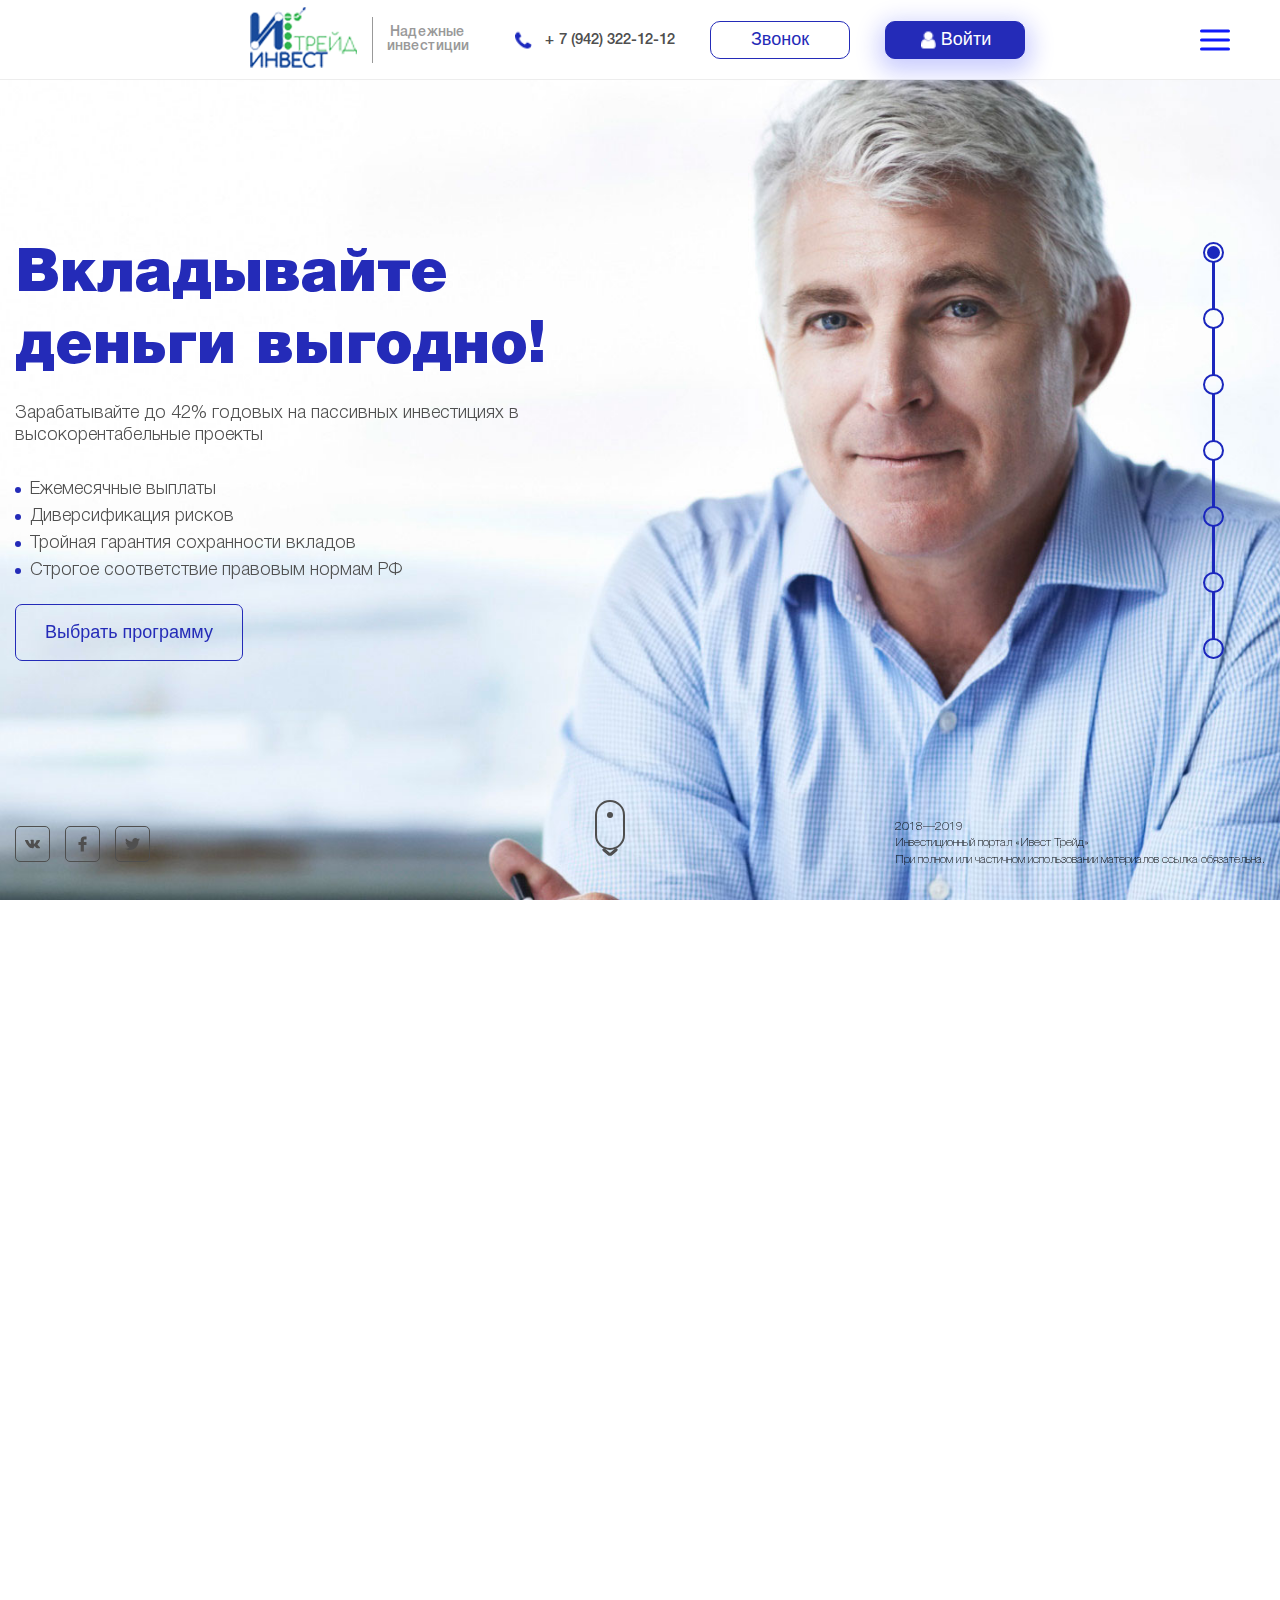
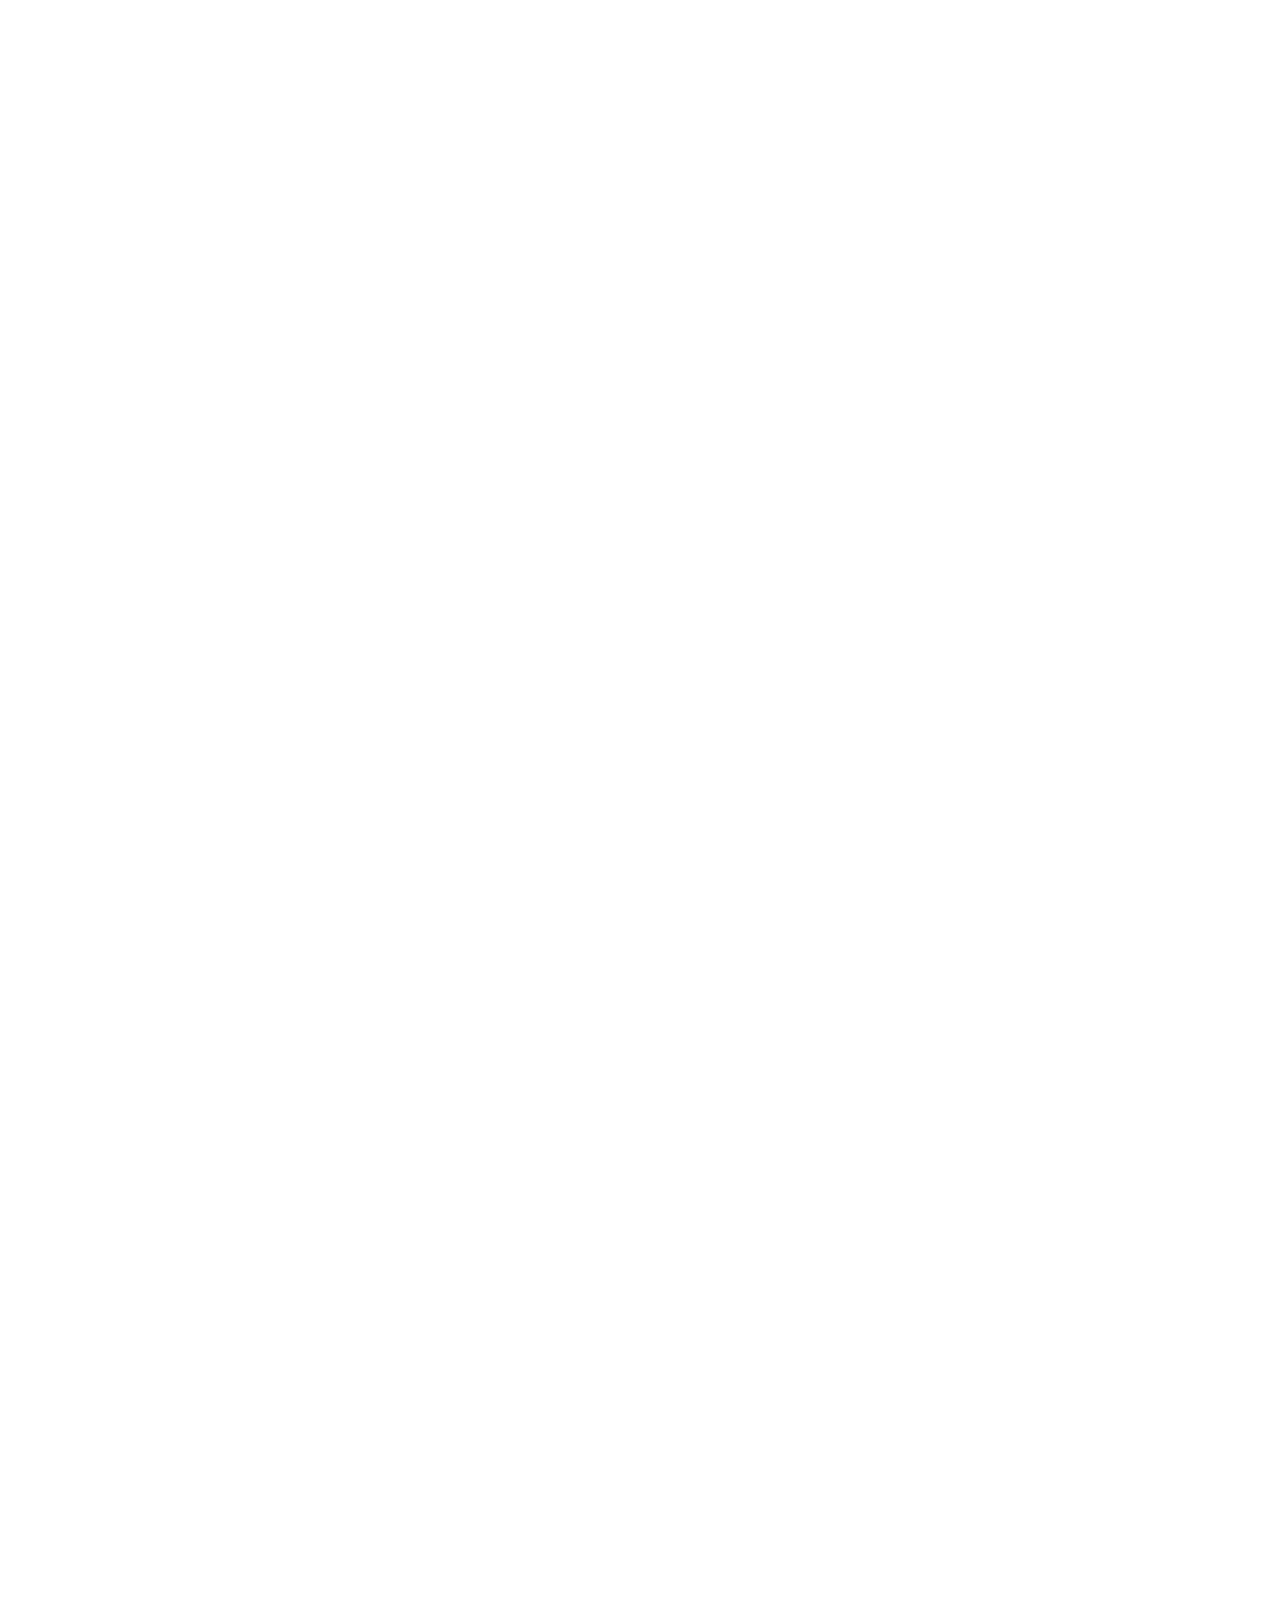
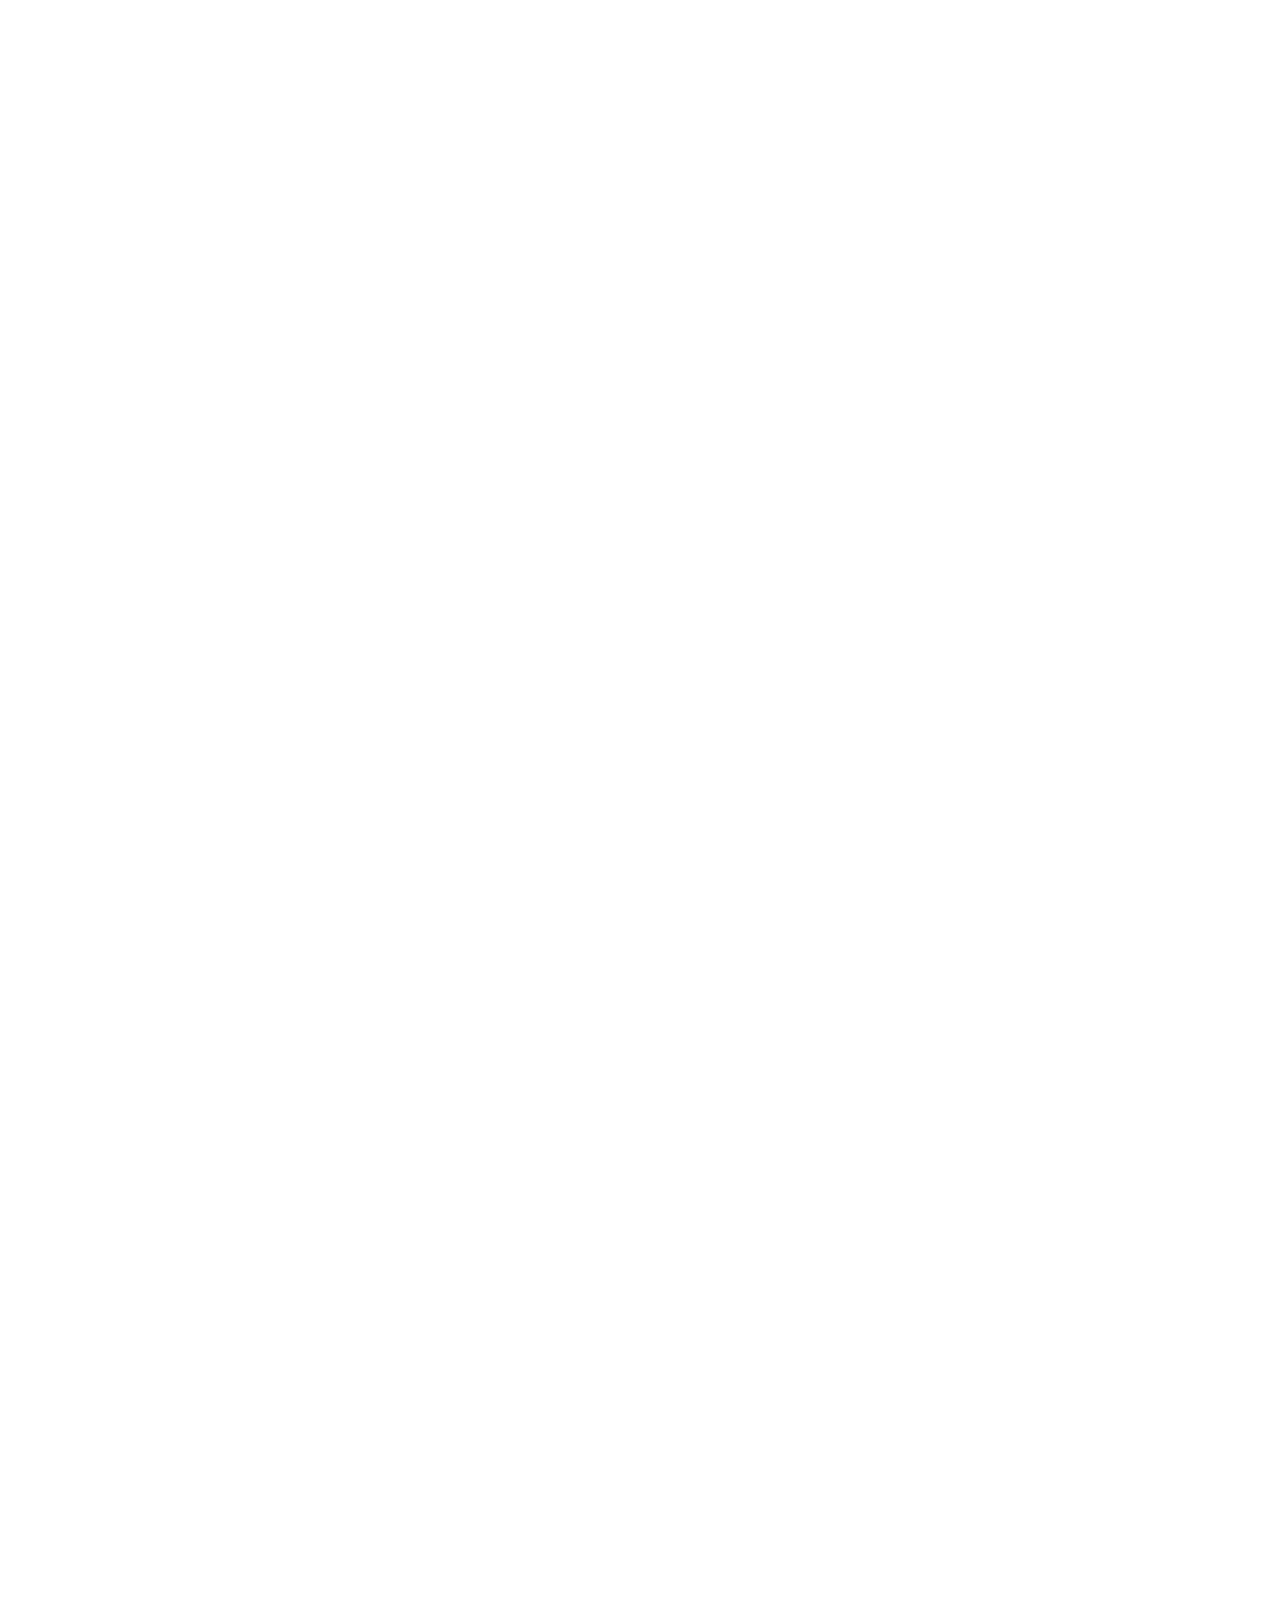
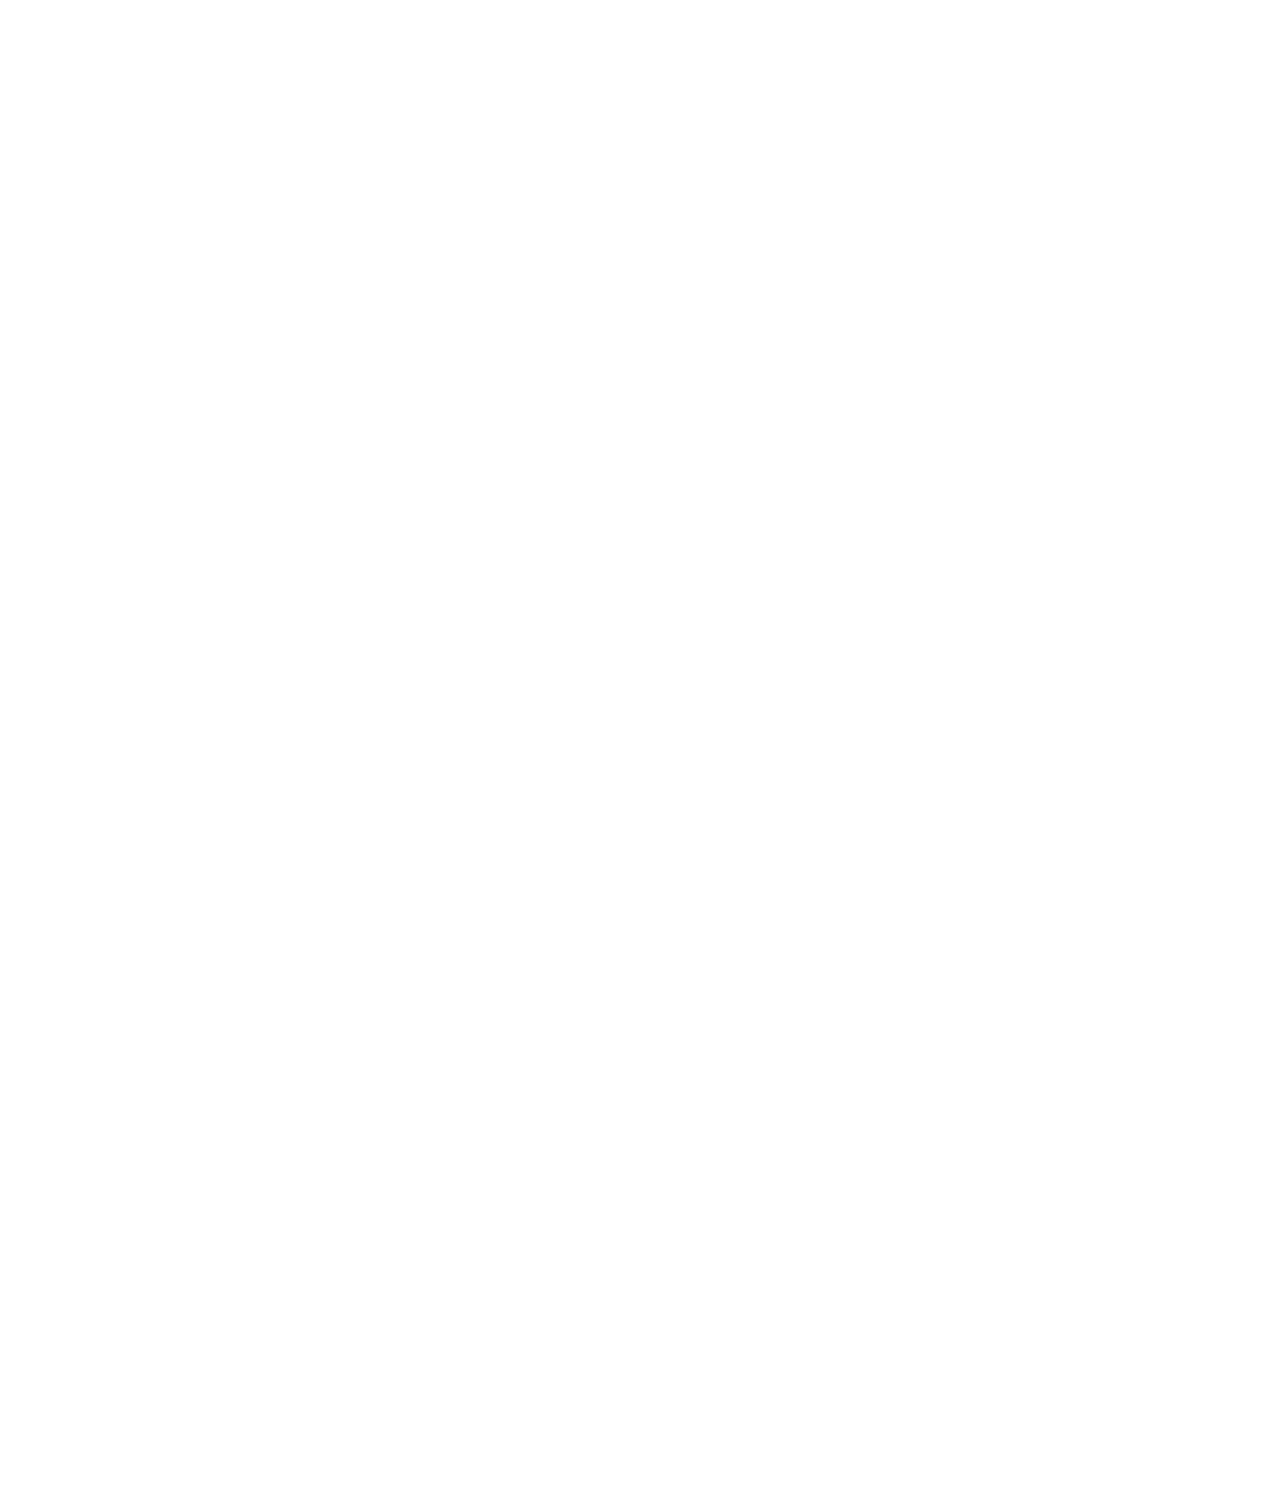
<file: index.html>
<!doctype html>
<html lang="ru">

<head>
	<meta charset="UTF-8">
	<meta name="viewport" content="width=device-width, user-scalable=no, initial-scale=1.0, maximum-scale=1.0, minimum-scale=1.0">
	<meta http-equiv="X-UA-Compatible" content="ie=edge">
	<link rel="icon" href="img/invest_home_icon.png" type="image/gif" sizes="16x16">

	<title>investtreid</title>
	<!-- ========== HYML5-css-styles ========== -->
	<link rel="stylesheet" href="css/jquery.fullPage.css">
	<link rel="stylesheet" href="fonts/fonts.css">
	<link rel="stylesheet" href="css/style.css">
	<link rel="stylesheet" href="css/media.css">
</head>

<body>
	<svg style="display: none;">
		<defs>
			<path id="deco3" d="M 77.03,75.72 C 147.9,0.2308 309,13.37 387.6,80.44 471.8,152.4 517.2,325.6 442.9,407.5 350.2,509.8 43.77,516.2 29.67,378.8 20.48,289.3 80.25,270.4 87.78,212 93.61,166.8 45.85,108.9 77.03,75.72 Z" />
			<path id="deco2" d="M 119.8,69.41 C 213.5,18.01 367.2,-1.306 440.4,76.58 482.9,121.9 435.3,200.8 432.9,262.9 431.1,310.6 461.3,372.1 427.7,406 342.4,492 158.3,499.3 64.62,422.5 10.09,377.8 18.76,282.6 32.51,213.5 43.46,158.4 70.61,96.36 119.8,69.41 Z"></path>
		</defs>
	</svg>
	<!-- ========== HTML5-header start ========== -->
	<header>
		<div class="header-container">
			<div class="invest-logo">
				<div class="logo-img">
					<img src="img/general_header/logo.png" alt="logo">
				</div>
				<div class="company-name">
					<p>Надежные инвестиции</p>
				</div>
			</div>
			<div class="invest-nav mySidenav">
				<div class="mobile-menu">
					<div class="closer">
						<span></span>
						<span></span>
					</div>
					<ul>
						<li><a href="index.html" class="invest-active">Главная</a></li>
						<li><a href="faq.html">FAQ</a></li>
						<li><a href="programs.html">Инвестиционные прогрмаммы</a></li>
						<li><a href="abutUs.html">О нас</a></li>
						<li><a href="news.html">Новости и акиции</a></li>
						<li class="disp-none-tell"><a href="tel:+ 7 (942) 322-12-12">+ 7 (942) 322-12-12</a></li>
					</ul>
					<div class="call-btn call-disp-none btn-modal" data-val="callmodal">
						<button>Звонок</button>
					</div>
				</div>
			</div>
			<div class="call-and-sign">
				<div class="tell-number">
					<a href="tel:+ 7 (942) 322-12-12">+ 7 (942) 322-12-12</a>
				</div>
				<div class="call-btn btn-modal " data-val="callmodal">
					<button>Звонок</button>
				</div>
				<div class="sign-btn btn-f_bg">
					<button>Войти</button>
				</div>
			</div>
			<div class="tooltip">
				<span></span>
				<span></span>
				<span></span>
			</div>
		</div>
	</header>
	<!-- ========== HTML5-header end ========== -->

	<!-- ========== HTML5-cotainer start ========== -->
	<div class="invester-container" id="fullpage">
		<!--  ========== HTML-5 section  1  Вкладывайте  деньги start  ========== -->
		<section class="scroller bg-1">
			<div class="container">
				<div class="invest-money-container">
					<div class="invest-money-tittle">
						<h1 data-show='show-anim'>Вкладывайте деньги выгодно! </h1>
					</div>
					<div class="earn-money" data-show='show-anim'>
						<p>Зарабатывайте до 42% годовых на пассивных инвестициях в
							высокорентабельные проекты</p>
						<ul>
							<li>Ежемесячные выплаты</li>
							<li>Диверсификация рисков</li>
							<li>Тройная гарантия сохранности вкладов</li>
							<li>Строгое соответствие правовым нормам РФ</li>
						</ul>
					</div>
					<div class="invest-money-btn" data-show='show-anim'>
						<button>Выбрать программу</button>
					</div>
				</div>
			</div>
		</section>
		<!--  ========== HTML-5 section 1 Вкладывайте  деньги end ========== -->

		<!-- ========== HTML-5 section 2 Надежные инвестиции в  экономику России start ========== -->
		<section class="scroller">
			<div class="container">
				<div class="reliable-investment">
					<div class="reliable-investment-info-range" data-show='show-anim'>
						<div class="reliable-investment-info-tittle">
							<h3>Надежные инвестиции в экономику России </h3>
						</div>
						<div class="reliable-investment-about">
							<span>Помоги себе, помоги стране! </span>
							<p>Компания Инвест Трейд представляет программы инвестиций в
								самые перспективные направления российского бизнеса.
								Выберите оптимальный срок <span hidden> <i id="company-parsent">13</i>%</span> , процентную ставку* и
								дополнительный бонус.
							</p>
						</div>
						<div class="reliable-investment-range-chacked">
							<div class="reliable-investment-range-container">
								<div class="range-tittle">
									<p>Сумма ивестиции</p>
								</div>
								<div class="reliable-investment-range">
									<label>
										<input class="input-for-maney" type="text" min="10000" id="input-maney" max="10000000" value="1000000">
										<input class="price-range" data-set='range-maney' id="range-maney" type="range" step="10000" value="0">
										<span class="maney-value-before-maney">
											<img src="img/page-parsent/ruble-currency-sign.png" alt="ruble">
										</span>
									</label>
								</div>
							</div>
							<div class="reliable-investment-chacked-container">
								<div class="chacked-tittle">
									<p>Опция «Капитализация»</p>
								</div>
								<div class="reliable-investment-chacked">
									<label>
										<input type="checkbox" class="accept-ck" data-check="false">
										<span class="checkmark"></span>
									</label>
								</div>
							</div>
						</div>
					</div>
					<div class="overflow-cards-block overflow-x-add" data-show='show-anim'>
						<div class="reliable-investment-maney-cards-block">

							<div class="maney-card">
								<div class="big-parsent">
									<p><span id="parsent_month">13</span>%</p>
								</div>
								<div class="parsent-moth">
									<p>доход годовых</p>
									<p>срок вложений: <span id=month>3</span> мес</p>
								</div>
								<div class="block-to-by">
									<div class="income-cmp">
										<p>доход: <span> <i id="incom-cmpney"></i> Р</span> </p>
									</div>
									<p class="payment">Выплата в конце срока</p>
									<div class="range-maney-btn btn-modal" data-val='modalcardsmaney'>
										<button>оставить заявку</button>
									</div>
								</div>
								<div class="block-for-mn-snd-rng">
									<div class="block-for-range-maney">
										<span class="ibvestment-amount" id="=ibvestment"></span>
										<span class="net-income" id='net-income'></span>
										<span class="ndfl-maney" id='ndfl-range'></span>
									</div>
									<div class="block-for-range-maney-text">
										<ul>
											<li>Сумма вложений: <span id="def-maney-all"></span> Р</li>
											<li>Чистый доход: <span id="net-income-val"></span> Р</li>
											<li>НДФЛ: <span id="ndfl-val"></span> Р</li>
										</ul>
									</div>
								</div>
							</div>
							<div class="maney-card">
								<div class="big-parsent">
									<p><span id="parsent_month">22.5</span>%</p>
								</div>
								<div class="parsent-moth">
									<p>доход годовых</p>
									<p>срок вложений: <span id=month>6</span> мес</p>
								</div>
								<div class="block-to-by">
									<div class="income-cmp">
										<p>доход: <span><i id="incom-cmpney"></i> Р</span> </p>
									</div>
									<p class="payment">Выплата в конце срока</p>
									<div class="range-maney-btn btn-modal" data-val='modalcardsmaney'>
										<button>оставить заявку</button>
									</div>
								</div>
								<div class="block-for-mn-snd-rng">
									<div class="block-for-range-maney">
										<span class="ibvestment-amount" id="=ibvestment"></span>
										<span class="net-income" id='net-income'></span>
										<span class="ndfl-maney" id='ndfl-range'></span>
									</div>
									<div class="block-for-range-maney-text">
										<ul>
											<li>Сумма вложений: <span id="def-maney-all"></span> Р</li>
											<li>Чистый доход: <span id="net-income-val"></span> Р</li>
											<li>НДФЛ: <span id="ndfl-val"></span> Р</li>
										</ul>
									</div>
								</div>
							</div>
							<div class="maney-card">
								<div class="big-parsent">
									<p><span id="parsent_month">33</span>%</p>
								</div>
								<div class="parsent-moth">
									<p>доход годовых</p>
									<p>срок вложений: <span id=month>9</span> мес</p>
								</div>
								<div class="block-to-by">
									<div class="income-cmp">
										<p>доход: <span> <i id="incom-cmpney"></i> Р</span> </p>
									</div>
									<p class="payment">Выплата в конце срока</p>
									<div class="range-maney-btn btn-modal" data-val='modalcardsmaney'>
										<button>оставить заявку</button>
									</div>
								</div>
								<div class="block-for-mn-snd-rng">
									<div class="block-for-range-maney">
										<span class="ibvestment-amount" id="=ibvestment"></span>
										<span class="net-income" id='net-income'></span>
										<span class="ndfl-maney" id='ndfl-range'></span>
									</div>
									<div class="block-for-range-maney-text">
										<ul>
											<li>Сумма вложений: <span id="def-maney-all"></span> Р</li>
											<li>Чистый доход: <span id="net-income-val"></span> Р</li>
											<li>НДФЛ: <span id="ndfl-val"></span> Р</li>
										</ul>
									</div>
								</div>
							</div>
							<div class="maney-card">
								<div class="big-parsent">
									<p><span id="parsent_month">36</span>%</p>
								</div>
								<div class="parsent-moth">
									<p>доход годовых</p>
									<p>срок вложений: <span id=month>12</span> мес</p>
								</div>
								<div class="block-to-by">
									<div class="income-cmp">
										<p>доход: <span> <i id="incom-cmpney"></i> Р</span> </p>
									</div>
									<p class="payment">Выплата в конце срока</p>
									<div class="range-maney-btn btn-modal" data-val='modalcardsmaney'>
										<button>оставить заявку</button>
									</div>
								</div>
								<div class="block-for-mn-snd-rng">
									<div class="block-for-range-maney">
										<span class="ibvestment-amount" id="=ibvestment"></span>
										<span class="net-income" id='net-income'></span>
										<span class="ndfl-maney" id='ndfl-range'></span>
									</div>
									<div class="block-for-range-maney-text">
										<ul>
											<li>Сумма вложений: <span id="def-maney-all"></span> Р</li>
											<li>Чистый доход: <span id="net-income-val"></span> Р</li>
											<li>НДФЛ: <span id="ndfl-val"></span> Р</li>
										</ul>
									</div>
								</div>
							</div>
							<div class="maney-card">
								<div class="big-parsent">
									<p><span id="parsent_month">39</span>%</p>
								</div>
								<div class="parsent-moth">
									<p>доход годовых</p>
									<p>срок вложений: <span id=month>18</span> мес</p>
								</div>
								<div class="block-to-by">
									<div class="income-cmp">
										<p>доход: <span> <i id="incom-cmpney"></i> Р</span> </p>
									</div>
									<p class="payment">Выплата в конце срока</p>
									<div class="range-maney-btn btn-modal" data-val='modalcardsmaney'>
										<button>оставить заявку</button>
									</div>
								</div>
								<div class="block-for-mn-snd-rng">
									<div class="block-for-range-maney">
										<span class="ibvestment-amount" id="=ibvestment"></span>
										<span class="net-income" id='net-income'></span>
										<span class="ndfl-maney" id='ndfl-range'></span>
									</div>
									<div class="block-for-range-maney-text">
										<ul>
											<li>Сумма вложений: <span id="def-maney-all"></span> Р</li>
											<li>Чистый доход: <span id="net-income-val"></span> Р</li>
											<li>НДФЛ: <span id="ndfl-val"></span> Р</li>
										</ul>
									</div>
								</div>
							</div>
							<div class="maney-card">
								<div class="big-parsent">
									<p><span id="parsent_month">42</span>%</p>
								</div>
								<div class="parsent-moth">
									<p>доход годовых</p>
									<p>срок вложений: <span id=month>36</span> мес</p>
								</div>
								<div class="block-to-by">
									<div class="income-cmp">
										<p>доход: <span><i id="incom-cmpney"></i> Р</span> </p>
									</div>
									<p class="payment">Выплата в конце срока</p>
									<div class="range-maney-btn btn-modal" data-val='modalcardsmaney'>
										<button>оставить заявку</button>
									</div>
								</div>
								<div class="block-for-mn-snd-rng">
									<div class="block-for-range-maney">
										<span class="ibvestment-amount" id="=ibvestment"></span>
										<span class="net-income" id='net-income'></span>
										<span class="ndfl-maney" id='ndfl-range'></span>
									</div>
									<div class="block-for-range-maney-text">
										<ul>
											<li>Сумма вложений: <span id="def-maney-all"></span> Р</li>
											<li>Чистый доход: <span id="net-income-val"></span> Р</li>
											<li>НДФЛ: <span id="ndfl-val"></span> Р</li>
										</ul>
									</div>
								</div>
							</div>
							<div class="error-for-max">
								<div class="indstrd-img">
									<img src="img/general_header/logo.png" alt="logo">
								</div>
								<div class="parsent-err">
									<p>Инвест Трейд не дает инвестиций максимального значения ` <span id=max_invest></span> Р</p>
								</div>
							</div>
							<div class="error-for-min">
								<div class="indstrd-img">
									<img src="img/general_header/logo.png" alt="logo">
								</div>
								<div class="parsent-err">
									<p>Инвест Трейд не дает инвестиций минимального значения ` <span id=min_invest></span> Р</p>
								</div>
							</div>
						</div>
					</div>
				</div>
				<img src="img/page-parsent/bg_icon_1.png" alt="circle" class="our_company_icon img-ps-1">
				<img src="img/page-parsent/bg_icon_2.png" alt="circle" class="our_company_icon img-ps-2">
				<img src="img/page-parsent/bg_icon_3.png" alt="elipse" class="our_company_icon img-ps-3">
				<img src="img/page-parsent/bg_icon_4.png" alt="elipse" class="our_company_icon img-ps-4">
				<img src="img/page-parsent/bg_icon_5.png" alt="elipse" class="our_company_icon img-ps-5">
				<img src="img/page-parsent/bg_icon_6.png" alt="circle" class="our_company_icon img-ps-6">
				<img src="img/page-parsent/bg_icon_7.png" alt="circle" class="our_company_icon img-ps-7">
			</div>
		</section>
		<!-- ========== HTML-5 section 2 Надежные инвестиции в  экономику России end ========== -->


		<!-- ========== HTML-5 section 3 Тройная гарантия сохранности  и доходности инвестиций  start ========== -->
		<section class="scroller guarantee_section" data-val='change-animation'>
			<div class="container">
				<div class="guarantee_section_content">
					<div class="guarantee_section-tittle" data-show='show-anim'>
						<h2>Тройная гарантия сохранности и доходности инвестиций</h2>
						<p>
							Компания Инвест Трейд максимально ответственно относится к
							вопросу финансовой безопасности инвестиций вкладчиков и
							гарантирует:
						</p>
					</div>
					<div class="guarantee_section_inner" data-show='show-anim'>
						<div class="guarantee_block_1">
							<h3>
								Полное соответствие деятельности компании законодательству
								Российской Федерации
							</h3>
							<p>
								Договоры инвестиционных займов разрабатываются в точном соответствии
								со статьями 807-812 Гражданского кодекса РФ. Политика компании исключает
								возможность нарушения обязательств ИнвестТрейд перед инвесторами и
								обеспечивает неукоснительное выполнение условий договоров в согласованный
								срок и в полномобъем
							</p>
						</div>
						<div class="guarantee_block_2">
							<h3>
								Деятельность компании и сохранность инвестиции
								застрахован
							</h3>
							<p>
								Все средства Инвест Трейд, финансовые активы, переданные в
								управление компании, стартап-проекты и другие области работы
								подлежат обязательному страхованию в компании Орбита.
							</p>
						</div>
						<div class="guarantee_block_3">
							<h3>
								Обязательное индивидуальное страхован
							</h3>
							<p>
								Каждый инвестиционный договор в обязательном порядке
								индивидуально страхуется компанией Инвест Трейд на всю сумму
								вклада
							</p>
						</div>
					</div>
				</div>
				<img src="img/guarantee_section_img/gr_img_1.png" alt="circle" class="our_company_icon gr-img-1">
				<img src="img/guarantee_section_img/gr_img_2.png" alt="circle" class="our_company_icon gr-img-2">
				<img src="img/guarantee_section_img/gr_img_3.png" alt="circle" class="our_company_icon gr-img-3">
				<img src="img/guarantee_section_img/gr_img_4.png" alt="circle" class="our_company_icon gr-img-4">
				<img src="img/guarantee_section_img/gr_img_5.png" alt="circle" class="our_company_icon gr-img-5">
				<img src="img/guarantee_section_img/gr_img_6.png" alt="circle" class="our_company_icon gr-img-6">
				<img src="img/guarantee_section_img/gr_img_7.png" alt="circle" class="our_company_icon gr-img-7">
			</div>

		</section>
		<!-- ========== HTML-5 section 3 Тройная гарантия сохранности  и доходности инвестиций  end ========== -->

		<!-- ========== HTML-5 section 4 Как работает наша компания start ========== -->
		<section class="scroller">
			<div class="intro">
				<div class="section_container">
					<div class="container_in-block">
						<div class="our_company-tittle" data-show='show-anim'>
							<h2>Как работает наша компания</h2>
						</div>
						<div class="our_company_work_content_block">
							<div class="logo_block">
								<img src="img/icons/Logo.png" alt="img">
							</div>
							<div class="our_company_work_cards" data-show='show-anim'>
								<div class="our_company_work_cards_content_block">
									<div class="our_company_work_cards_content_img">
										<div class="left-hand">
											<img src="img/anime_img/handshake/029-handshake_1.png" alt="left">
										</div>
										<div class="right-hand">
											<img src="img/anime_img/handshake/029-handshake_2.png" alt="left">
										</div>
									</div>
									<div class="our_company_work_cards_content_text">
										<p>Принимаем инвестиции по договору займа </p>
									</div>
								</div>
							</div>
							<div class="our_company_work_cards" data-show='show-anim'>
								<div class="our_company_work_cards_content_block">
									<div class="our_company_work_cards_content_img">
										<div class="graphik">
											<img src="img/anime_img/growth/016-growth-4_2.png" alt="graph">
										</div>
										<div class="graphik-dolar">
											<img src="img/anime_img/growth/016-growth-4_1.png" alt="graph">
										</div>
									</div>
									<div class="our_company_work_cards_content_text">
										<p>Вкладываем полученные
											средства в создание и
											развитие бизнеса в России</p>
									</div>
								</div>
							</div>
							<div class="our_company_work_cards" data-show='show-anim'>
								<div class="our_company_work_cards_content_block">
									<div class="our_company_work_cards_content_img">
										<div class="diaggramers">
											<img class="dig-big" src="img/anime_img/growth_diagram/030-growth_1.png" alt="diagram">
											<img class="dig-maney" src="img/anime_img/growth_diagram/030-growth_5.png" alt="diagram">
											<img class="dig-down" src="img/anime_img/growth_diagram/030-growth_2.png" alt="diagram">
											<img class="dig-left" src="img/anime_img/growth_diagram/030-growth_4.png" alt="diagram">
											<img class="dig-left" src="img/anime_img/growth_diagram/030-growth_4.png" alt="diagram">
											<img class="dig-left" src="img/anime_img/growth_diagram/030-growth_4.png" alt="diagram">
										</div>
									</div>
									<div class="our_company_work_cards_content_text">
										<p>Извлекаем прибыль,
											формируя доход для
											инвесторов компании</p>
									</div>
								</div>
							</div>
							<div class="our_company_work_cards" data-show='show-anim'>
								<div class="our_company_work_cards_content_block">
									<div class="our_company_work_cards_content_img">
										<div class="maneys-up">
											<img class="word" src="img/anime_img/worldwide/014-worldwide_2.png" alt="world">
											<img class="word word-dolar" src="img/anime_img/worldwide/014-worldwide_3.png" alt="world">
											<img class="word-ups" src="img/anime_img/worldwide/014-worldwide_1.png" alt="world">
											<img class="word-ups" src="img/anime_img/worldwide/014-worldwide_1.png" alt="world">
											<img class="word-ups" src="img/anime_img/worldwide/014-worldwide_1.png" alt="world">
										</div>
									</div>
									<div class="our_company_work_cards_content_text">
										<p>Ежемесячно выплачиваем
											проценты по вкладам и
											бонусы</p>
									</div>
								</div>
							</div>
						</div>
					</div>
				</div>
				<img src="img/icons/Icon_elipce_1.png" alt="img" class="our_company_icon icon_1">
				<img src="img/icons/icon_elipse_2.png" alt="img" class="our_company_icon icon_2 ">
				<img src="img/icons/Icon_elipce_3.png" alt="img" class="our_company_icon icon_3 ">
				<img src="img/icons/icon_elipce_4.png" alt="img" class="our_company_icon icon_4">
				<img src="img/icons/Icon_slipce_5.png" alt="img" class="our_company_icon icon_5 ">
				<img src="img/icons/Icon_triangle_triangle.png" alt="img" class="our_company_icon icon_6">
				<img src="img/icons/Icon_triangle_2.png" alt="img" class="our_company_icon icon_7">
				<img src="img/icons/Icon_triangle_4.png" alt="img" class="our_company_icon icon_9">
				<img src="img/icons/Icon_triangle_5.png" alt="img" class="our_company_icon icon_10">
				<img src="img/icons/Icon_triangle_4.png" alt="img" class="our_company_icon icon_12 ">
				<div class="item icon_11" style="width: 500px" data-morph-path="M 164.5,192.8 C 175.7,141.8 72.78,88.24 105.6,47.66 143.5,0.9129 223.2,82.47 283.3,79.39 337.1,76.63 401.6,-4.239 438.6,34.87 469.7,67.69 397.7,117.7 394.3,162.8 388,245.5 486.3,339.3 439.3,407.7 387.7,482.7 256.1,489.7 170.9,457.7 109,434.4 43.21,367.8 48.17,301.9 52.16,248.9 153.1,244.7 164.5,192.8 Z">
					<svg class="item__svg" width="500px" height="500px" viewBox="0 0 500 500">
						<clipPath id="clipShape9">
							<path class="item__clippath" d="M 42.83,227.7 C 58.04,162.6 148.6,142.8 209,113.1 257.1,89.44 320.1,30.73 362.2,63.69 401.6,94.57 329.8,166.3 349.1,212.1 367.3,255.2 453,255.4 457.9,301.8 464.4,362.5 405,452.6 343.6,445.7 281.1,438.6 319.7,305.1 263.6,276.7 210.8,250 142.4,334.1 88.72,309.2 60.22,296 35.75,258 42.83,227.7 Z" />
						</clipPath>
						<g class="item__deco">
							<use xlink:href="#deco3" />
						</g>
						<g clip-path="url(#clipShape9)">
							<image class="item__img" xlink:href="img/figur_s.jpg" x="0" y="0" height="500px" width="500px" />
						</g>
					</svg>
				</div>
			</div>
		</section>
		<!-- ========== HTML-5 section 4 Как работает наша компания end ========== -->

		<!-- ========== HTML-5 section 5 Инвест Трейд - в интересах  инвесторов, в интересах страны start ========== -->
		<section class="scroller invest_trade_interest_section" data-val='change-animation'>
			<div class="intro">
				<div class="section_container">
					<div class="container_in-block">
						<div class="invest_trade_tittle" data-show='show-anim'>
							<h2>Инвест Трейд - в интересах
								инвесторов, в интересах страны</h2>
						</div>
						<div class="invest_trade_interest">
							<div class="invest_trade_items" data-show='show-anim'>
								<div class="invest_trade_items_img_block">
									<img class="opst" src="img/Invest_Trade_interests/icon_1.png" alt="img">
								</div>
								<div class="invest_trade_items_text_block">
									<h4>Миссия</h4>
									<p>Повышение уровня общего благосостояния
										граждан России,создание постоянного потока
										дохода для инвесторов, активное развитие самых
										перспективных направлений бизнеса в стране.</p>
								</div>
							</div>
							<div class="invest_trade_items" data-show='show-anim'>
								<div class="invest_trade_items_img_block">
									<div class="strela">
										<img src="img/anime_img/strela/str.png" alt="str">
										<img class="strelka" src="img/anime_img/strela/nizak.png" alt="str">
									</div>
								</div>
								<div class="invest_trade_items_text_block">
									<h4>Цели</h4>
									<p>Оптимизация инвестиционных моделей
										высокотехнологичногопроизводства, строительство
										крупнейшего логистического центра награнице с Китаем
										для запуска собственной торговой площадки.</p>
								</div>
							</div>
							<div class="invest_trade_items" data-show='show-anim'>
								<div class="invest_trade_items_img_block">
									<div class="safbox">
										<img src="img/anime_img/safebox/008-safebox.png" alt="safe">
										<img class="shit" src="img/anime_img/safebox/008-safebox_1.png" alt="safe">
									</div>
								</div>
								<div class="invest_trade_items_text_block">
									<h4>Ценности</h4>
									<p>Экспертный уровень сервиса, безусловное
										выполнение взятых на себя обязательств,
										инновационные методы развития бизнеса,
										социальная направленность программ.
									</p>
								</div>
							</div>
						</div>
					</div>
				</div>
				<img src="img/icons/Icon_elipce_1.png" alt="img" class="our_company_icon icon_13 our_company_icon_2">
				<img src="img/icons/icon_elipse_2.png" alt="img" class="our_company_icon icon_14 our_company_icon_1">
				<img src="img/icons/Icon_triangle_triangle.png" alt="img" class="our_company_icon icon_15 our_company_icon_2">
				<img src="img/icons/Icon_triangle_5.png" alt="img" class="our_company_icon icon_16">
				<img src="img/icons/icon_elipse_7.png" alt="img" class="our_company_icon icon_17 our_company_icon_1">
				<img src="img/icons/Icon_triangle_triangle.png" alt="img" class="our_company_icon icon_18">
				<img src="img/icons/Icon_triangle_triangle.png" alt="img" class="our_company_icon icon_19 our_company_icon_2">
				<img src="img/icons/Icon_triangle_7.png" alt="img" class="our_company_icon icon_20">
				<img src="img/icons/Icon_triangle_triangle8w.png" alt="img" class="our_company_icon icon_21">
				<img src="img/icons/Icon_triangle_triangle8w.png" alt="img" class="our_company_icon icon_22 our_company_icon_1">
				<img src="img/icons/Icon_elipce_3.png" alt="img" class="our_company_icon icon_23 our_company_icon_2">
			</div>
		</section>
		<!-- ========== HTML-5 section 5 Инвест Трейд - в интересах  инвесторов, в интересах страны end ========== -->

		<!-- ========== HTML-5 section 6 Почему Инвест Трейд лучше  любого банка start ========== -->
		<section class="scroller">
			<div class="intro">
				<div class="section_container">
					<div class="container_in-block">
						<div class="invest_trade-best-tittle" data-show='show-anim'>
							<h2>Почему Инвест Трейд лучше
								любого банка</h2>
						</div>
						<div class="invest_trade_better">
							<div class="invest_trade_better_items" data-show='show-anim'>
								<div class="invest_trade_better_img_block">
									<img class="rotayt" src="img/Invest_Trade_better/icon_1.png" alt="img">
									<span>Депозит</span>
								</div>
								<div class="invest_trade_better_text_block">
									<ul>
										<li>Процентная ставка: 7-13% в год</li>
										<li>Годовая инфляция 4% поглощает от 1/3 до половины дохода</li>
										<li>Страхование вклада до 1 400 000 рублей</li>
										<li>Возможен отзыв лицензии</li>
									</ul>
									<h4><span>Итого:</span> сохранение вклада</h4>
								</div>
							</div>
							<div class="invest_trade_better_items" data-show='show-anim'>
								<div class="invest_trade_better_img_block">
									<img class="rotayt" src="img/Invest_Trade_better/icon_2.png" alt="img">
									<span>Инвестиция</span>
								</div>
								<div class="invest_trade_better_text_block">
									<ul>
										<li>Процентная ставка:13,5-42 % в год</li>
										<li>Доход выше годовой инфляции в 10,5 раз</li>
										<li>Страхование вклада без ограничений</li>
										<li>Отзыв лицензии невозможен</li>
									</ul>
									<h4><span>Итого:</span>прибыль</h4>
								</div>
							</div>
						</div>
					</div>
				</div>
				<img src="img/icons/Icon_elipce_1.png" alt="img" class="our_company_icon icon_13 ">
				<img src="img/icons/icon_elipse_2.png" alt="img" class="our_company_icon icon_14 ">
				<img src="img/icons/Icon_triangle_triangle.png" alt="img" class="our_company_icon icon_15">
				<img src="img/icons/Icon_triangle_5.png" alt="img" class="our_company_icon icon_16">
				<img src="img/icons/icon_elipse_7.png" alt="img" class="our_company_icon icon_17 ">
				<img src="img/icons/Icon_triangle_triangle.png" alt="img" class="our_company_icon icon_18">
				<img src="img/icons/Icon_triangle_triangle.png" alt="img" class="our_company_icon icon_19">
				<img src="img/icons/Icon_triangle_7.png" alt="img" class="our_company_icon icon_20">
				<img src="img/icons/Icon_triangle_triangle8w.png" alt="img" class="our_company_icon icon_21">
				<img src="img/icons/Icon_triangle_triangle8w.png" alt="img" class="our_company_icon icon_22 ">
				<img src="img/icons/Icon_elipce_3.png" alt="img" class="our_company_icon icon_23">
				<div class="item icon_24" style="width: 500px" data-morph-path="M 193.7,217.3 C 236.4,228.3 279.7,242.7 320.9,231.8 362.6,220.9 446.8,197.1 457.6,241.5 469.3,289.8 378.7,308.3 330.2,319.2 278.5,330.8 222.3,319.2 172.1,302.2 125.2,286.4 33.08,273.2 45.14,225.2 57.22,177.1 145.7,204.8 193.7,217.3 Z">
					<svg class="item__svg" width="500px" height="500px" viewBox="0 0 500 500">
						<clipPath id="clipShape3">
							<path class="item__clippath" d="M 184,127.4 C 235.4,92.39 319.7,79.27 359.9,132.2 383.2,163 357.1,216.6 355.8,258.8 354.8,291.2 371.3,332.9 352.9,356 306.1,414.4 205.1,419.3 153.7,367.2 123.8,336.8 128.6,272.1 136.1,225.2 142.1,187.8 157,145.7 184,127.4 Z" />
						</clipPath>
						<g class="item__deco">
							<use xlink:href="#deco2" />
						</g>
						<g clip-path="url(#clipShape3)">
							<image class="item__img" xlink:href="img/figur_s.jpg" x="0" y="0" height="500px" width="500px" />
						</g>
					</svg>
				</div>
			</div>
		</section>
		<!-- ========== HTML-5 section 6 Почему Инвест Трейд лучше  любого банка end ========== -->

		<!-- ========== HTML-5 section 7 Безрисковая стратегия Диверсифицируемые риски start ========== -->
		<section class="scroller bezrysovaya_strategy" data-val='change-animation'>
			<div class="intro">
				<div class="section_container">
					<div class="container_in-block">
						<div class="bezrysovaya_strategy-tittle-about" data-show='show-anim'>
							<div class="bezrysovaya_strategy-tittle">
								<h2>Безрисковая стратегия
									Диверсифицируемые риски</h2>
							</div>
							<div class="section_subtitle">
								<h4 class="">Инвест Трейд вкладывает средства инвесторов в высокодоходные
									предприятия, распределяя финансы по нескольким направления</h4>
							</div>
						</div>
						<div class="bezrysovaya_strategy_block" data-show='show-anim'>
							<div class="bezrysovaya_strategy_cards">
								<ul class="bezrysovaya_strategy_cards_ul_block">
									<li>Стартап-проекты в сфере IT, криптовалюты, медицины,
										микрофинансирования, организации локальных
										высокотехнологичных производств на территории РФ в области
										деревообработки, угольной промышленности, производства
										продуктов питания</li>
									<li>Акции мировых брендов</li>
									<li>Недвижимость</li>
								</ul>
							</div>
							<div class="bezrysovaya_strategy_cards">
								<h4 class="bezrysovaya_strategy_btn_subtitle">Обеспечьте свое будущее!</h4>
								<div class="bezrysovaya_strategy_btn">
									<button>Выбрать программу</button>
								</div>
							</div>
						</div>
					</div>
				</div>
				<img src="img/icons/Icon_elipce_1.png" alt="img" class="our_company_icon icon_13 our_company_icon_2">
				<img src="img/icons/icon_elipse_2.png" alt="img" class="our_company_icon icon_14 our_company_icon_1">
				<img src="img/icons/Icon_triangle_triangle.png" alt="img" class="our_company_icon icon_15 our_company_icon_2">
				<img src="img/icons/Icon_triangle_5.png" alt="img" class="our_company_icon icon_16">
				<img src="img/icons/icon_elipse_7.png" alt="img" class="our_company_icon icon_17 our_company_icon_1">
				<img src="img/icons/Icon_triangle_triangle.png" alt="img" class="our_company_icon icon_18">
				<img src="img/icons/Icon_triangle_triangle.png" alt="img" class="our_company_icon icon_19 our_company_icon_2">
				<img src="img/icons/Icon_triangle_7.png" alt="img" class="our_company_icon icon_20">
				<img src="img/icons/Icon_triangle_triangle8w.png" alt="img" class="our_company_icon icon_21">
				<img src="img/icons/Icon_triangle_triangle8w.png" alt="img" class="our_company_icon icon_22 our_company_icon_1">
				<img src="img/icons/Icon_elipce_3.png" alt="img" class="our_company_icon icon_23 our_company_icon_2">
			</div>
		</section>
		<!-- ========== HTML-5 section 7 Безрисковая стратегия Диверсифицируемые риски end ========== -->

	</div>
	<!-- ========== HTML5-cotainer end ========== -->

	<!-- ========== HTML5-footer start ========== -->
	<footer>
		<div class="container">
			<div class="footer-container ">

				<div class="web-pages">
					<ul>
						<li><a href="https://vk.com/" target="_blank"><svg version="1.1" id="Capa_1" x="0px" y="0px" width="15px" height="16px"
								 viewBox="0 0 548.358 548.358" style="enable-background:new 0 0 548.358 548.358;" xml:space="preserve">
									<g>
										<g>
											<path class="vk_svg" d="M545.451,400.298c-0.664-1.431-1.283-2.618-1.858-3.569c-9.514-17.135-27.695-38.167-54.532-63.102l-0.567-0.571  
											 l-0.284-0.28l-0.287-0.287h-0.288c-12.18-11.611-19.893-19.418-23.123-23.415c-5.91-7.614-7.234-15.321-4.004-23.13 
											   c2.282-5.9,10.854-18.36,25.696-37.397c7.807-10.089,13.99-18.175,18.556-24.267c32.931-43.78,47.208-71.756,42.828-83.939  
												l-1.701-2.847c-1.143-1.714-4.093-3.282-8.846-4.712c-4.764-1.427-10.853-1.663-18.278-0.712l-82.224,0.568
												   c-1.332-0.472-3.234-0.428-5.712,0.144c-2.475,0.572-3.713,0.859-3.713,0.859l-1.431,0.715l-1.136,0.859  
													c-0.952,0.568-1.999,1.567-3.142,2.995c-1.137,1.423-2.088,3.093-2.848,4.996c-8.952,23.031-19.13,44.444-30.553,64.238  
													 c-7.043,11.803-13.511,22.032-19.418,30.693c-5.899,8.658-10.848,15.037-14.842,19.126c-4,4.093-7.61,7.372-10.852,9.849  
													  c-3.237,2.478-5.708,3.525-7.419,3.142c-1.715-0.383-3.33-0.763-4.859-1.143c-2.663-1.714-4.805-4.045-6.42-6.995 
														c-1.622-2.95-2.714-6.663-3.285-11.136c-0.568-4.476-0.904-8.326-1-11.563c-0.089-3.233-0.048-7.806,0.145-13.706 
														  c0.198-5.903,0.287-9.897,0.287-11.991c0-7.234,0.141-15.085,0.424-23.555c0.288-8.47,0.521-15.181,0.716-20.125   
														  c0.194-4.949,0.284-10.185,0.284-15.705s-0.336-9.849-1-12.991c-0.656-3.138-1.663-6.184-2.99-9.137 
															c-1.335-2.95-3.289-5.232-5.853-6.852c-2.569-1.618-5.763-2.902-9.564-3.856c-10.089-2.283-22.936-3.518-38.547-3.71  
															 c-35.401-0.38-58.148,1.906-68.236,6.855c-3.997,2.091-7.614,4.948-10.848,8.562c-3.427,4.189-3.905,6.475-1.431,6.851 
															   c11.422,1.711,19.508,5.804,24.267,12.275l1.715,3.429c1.334,2.474,2.666,6.854,3.999,13.134c1.331,6.28,2.19,13.227,2.568,20.837  
																c0.95,13.897,0.95,25.793,0,35.689c-0.953,9.9-1.853,17.607-2.712,23.127c-0.859,5.52-2.143,9.993-3.855,13.418  
																 c-1.715,3.426-2.856,5.52-3.428,6.28c-0.571,0.76-1.047,1.239-1.425,1.427c-2.474,0.948-5.047,1.431-7.71,1.431  
																  c-2.667,0-5.901-1.334-9.707-4c-3.805-2.666-7.754-6.328-11.847-10.992c-4.093-4.665-8.709-11.184-13.85-19.558   
																  c-5.137-8.374-10.467-18.271-15.987-29.691l-4.567-8.282c-2.855-5.328-6.755-13.086-11.704-23.267 
																	c-4.952-10.185-9.329-20.037-13.134-29.554c-1.521-3.997-3.806-7.04-6.851-9.134l-1.429-0.859c-0.95-0.76-2.475-1.567-4.567-2.427  
																	 c-2.095-0.859-4.281-1.475-6.567-1.854l-78.229,0.568c-7.994,0-13.418,1.811-16.274,5.428l-1.143,1.711 
																	   C0.288,140.146,0,141.668,0,143.763c0,2.094,0.571,4.664,1.714,7.707c11.42,26.84,23.839,52.725,37.257,77.659 
																		c13.418,24.934,25.078,45.019,34.973,60.237c9.897,15.229,19.985,29.602,30.264,43.112c10.279,13.515,17.083,22.176,20.412,25.981  
																		 c3.333,3.812,5.951,6.662,7.854,8.565l7.139,6.851c4.568,4.569,11.276,10.041,20.127,16.416 
																		   c8.853,6.379,18.654,12.659,29.408,18.85c10.756,6.181,23.269,11.225,37.546,15.126c14.275,3.905,28.169,5.472,41.684,4.716h32.834   
																		   c6.659-0.575,11.704-2.669,15.133-6.283l1.136-1.431c0.764-1.136,1.479-2.901,2.139-5.276c0.668-2.379,1-5,1-7.851  
																			c-0.195-8.183,0.428-15.558,1.852-22.124c1.423-6.564,3.045-11.513,4.859-14.846c1.813-3.33,3.859-6.14,6.136-8.418   
																			c2.282-2.283,3.908-3.666,4.862-4.142c0.948-0.479,1.705-0.804,2.276-0.999c4.568-1.522,9.944-0.048,16.136,4.429 
																			  c6.187,4.473,11.99,9.996,17.418,16.56c5.425,6.57,11.943,13.941,19.555,22.124c7.617,8.186,14.277,14.271,19.985,18.274 
																				l5.708,3.426c3.812,2.286,8.761,4.38,14.853,6.283c6.081,1.902,11.409,2.378,15.984,1.427l73.087-1.14 
																				  c7.229,0,12.854-1.197,16.844-3.572c3.998-2.379,6.373-5,7.139-7.851c0.764-2.854,0.805-6.092,0.145-9.712
																				    C546.782,404.25,546.115,401.725,545.451,400.298z"
											 data-original="#000000" fill="#000000" />
										</g>
									</g>
								</svg></a></li>
						<li><a href="https://www.facebook.com/" target="_blank">
								<svg version="1.1" id="Capa_1" x="0px" y="0px" width="15px" height="16px" viewBox="0 0 96.124 96.123" style="enable-background:new 0 0 96.124 96.123;"
								 xml:space="preserve" >
									<g>
										<g>
											<path class="fb_svg" d="M72.089,0.02L59.624,0C45.62,0,36.57,9.285,36.57,23.656v10.907H24.037c-1.083,0-1.96,0.878-1.96,1.961v15.803  
								 c0,1.083,0.878,1.96,1.96,1.96h12.533v39.876c0,1.083,0.877,1.96,1.96,1.96h16.352c1.083,0,1.96-0.878,1.96-1.96V54.287h14.654  
								  c1.083,0,1.96-0.877,1.96-1.96l0.006-15.803c0-0.52-0.207-1.018-0.574-1.386c-0.367-0.368-0.867-0.575-1.387-0.575H56.842v-9.246  
								   c0-4.444,1.059-6.7,6.848-6.7l8.397-0.003c1.082,0,1.959-0.878,1.959-1.96V1.98C74.046,0.899,73.17,0.022,72.089,0.02z"
											 data-original="#000000"  fill="#000000" />
										</g>
									</g>
								</svg>
							</a>
						</li>
						<li><a href="https://twitter.com/" target="_blank">
								<svg version="1.1" id="Capa_1" x="0px" y="0px" viewBox="0 0 612 612" style="enable-background:new 0 0 612 612;"
								 xml:space="preserve" width="15px" height="16px">
									<g>
										<g>
											<g>
												<path class="tw_svg" d="M612,116.258c-22.525,9.981-46.694,16.75-72.088,19.772c25.929-15.527,45.777-40.155,55.184-69.411 
										   c-24.322,14.379-51.169,24.82-79.775,30.48c-22.907-24.437-55.49-39.658-91.63-39.658c-69.334,0-125.551,56.217-125.551,125.513  
											 c0,9.828,1.109,19.427,3.251,28.606C197.065,206.32,104.556,156.337,42.641,80.386c-10.823,18.51-16.98,40.078-16.98,63.101  
											   c0,43.559,22.181,81.993,55.835,104.479c-20.575-0.688-39.926-6.348-56.867-15.756v1.568c0,60.806,43.291,111.554,100.693,123.104   
												c-10.517,2.83-21.607,4.398-33.08,4.398c-8.107,0-15.947-0.803-23.634-2.333c15.985,49.907,62.336,86.199,117.253,87.194 
												   c-42.947,33.654-97.099,53.655-155.916,53.655c-10.134,0-20.116-0.612-29.944-1.721c55.567,35.681,121.536,56.485,192.438,56.485  
												     c230.948,0,357.188-191.291,357.188-357.188l-0.421-16.253C573.872,163.526,595.211,141.422,612,116.258z"
												 data-original="#010002" class="active-path" fill="#010002" />
											</g>
										</g>
									</g>
								</svg>
							</a>
						</li>
					</ul>
				</div>
				<div class="company">
					<h3>2018—2019</h3>
					<span>Инвестиционный портал «Ивест Трейд»</span>
					<p>При полном или частичном использовании материалов ссылка обязательна.</p>
				</div>
			</div>
		</div>

	</footer>
	<!-- ========== HTML5-footer end ========== -->

	<!-- ========== mouse-move doun  -->
	<div class="mouzer-dun" id='pagenext'>
		<div class="mouser">
			<a href=""><span></span></a></div>
	</div>
	<!-- modal  for maney cards -->

	<div id="modalcardsmaney" class="modal" data-nd='cards'>
		<!-- Modal content -->
		<div class="modal-content">
			<div class="modal-cards">
				<div class="modal-close">
					<span class="close">
						X
					</span>
				</div>
				<div class="submit-app-tittle">
					<h3>Оставить заявку</h3>
				</div>
				<div class="inputs-for-app-submit">
					<label>
						<input type="text" placeholder="Имя">
					</label>
					<label>
						<input type="text" id='phone-1' data-inputmask="'mask': '+7 (999)-999-999-999'" placeholder="+7 (___)___-__-___">
					</label>
					<textarea placeholder="Опишите себя здесь"></textarea>
				</div>
				<div class="app-btn btn-f_bg">
					<button>оставить заявку</button>
				</div>
			</div>
		</div>
	</div>
	<!--  modal for call -->
	<div id="callmodal" class="modal" data-nd='calls'>
		<!-- Modal content -->
		<div class="modal-content">
			<div class="modal-cards">
				<div class="modal-close">
					<span class="close">
						X
					</span>
				</div>
				<div class="submit-app-tittle">
					<h3>Оставить заявку</h3>
				</div>
				<div class="inputs-for-app-submit">
					<label>
						<input type="text" placeholder="Имя">
					</label>
					<label>
						<input type="text" id='phone-2' data-inputmask="'mask': '+7 (999)-999-999-999'" placeholder="+7 (___)___-__-___">
					</label>
				</div>
				<div class="app-btn btn-f_bg">
					<button>оставить заявку</button>
				</div>
			</div>
		</div>
	</div>

	<!-- JavaScript -->
	<script src="js/jquery-3.2.1.min.js"></script>
	<script src="js/jquery.fullPage.js"></script>
	<script src="js/anime.min.js"></script>
	<script src="js/accounting.min.js"></script>
	<script src="js/jquery.mask.js"></script>
	<script src="js/script.js"></script>

	<script>
		// ==================== for sqroller  and fuulpage js =====================

		if (screen.width <= 768 || screen.height < 625) {
			$('#fullpage').attr('id', '');
		}
		else if (screen.width > 768 || screen.height >= 625) {
			$(".invester-container").attr("id", "fullpage");
		}


		$(document).ready(function () {
			$('#fullpage').fullpage({
				anchors: ['page_1', 'page_2', 'page_3', 'page_4', 'page_5', 'page_6', 'page_7'],
				navigation: true,
				navigationPosition: 'right',
				navigationTooltips: ['Вкладывайте  деньги', 'Надежные инвестиции', ' Тройная гарантия', 'Как работает наша компания ', 'Инвест Трейд', 'Почему Инвест Трейд', 'Безрисковая стратегия'],
				afterLoad: function (anchorLink, index) {
					var pagenext = $('#pagenext'), totalCount = 7;
					if (index == totalCount) {
						pagenext.fadeOut(400);
					} else {
						pagenext.fadeIn(400);
					}
				},
			});
		});

		$('#pagenext').click(function (e) {
			$.fn.fullpage.moveSectionDown(); e.preventDefault();
		});




		//============ calculaitor section ============

		$(document).ready(function () {

			// GLOBAL VARIABLES
			var inp_maney = $('#input-maney');
			var reng_maney = $('#range-maney');
			var cmp_parsent = $('#company-parsent').text();
			var deff_val = inp_maney.val();
			$('#max_invest').text(accounting.formatNumber(inp_maney.attr('max'), 0, ' ', ' '))
			$('#min_invest').text(accounting.formatNumber(inp_maney.attr('min'), 0, ' ', ' '))

			// functions  for calcuate

			function getParsentEachOfManthAndPrs(def_val, month, prs) {
				var ress = (def_val * month * prs) / (12 * 100);
				return ress;
			}

			function getParsentforndf(val_pars, cmp_prs) {
				var ress = val_pars * cmp_prs / 100;
				return ress;
			}


			//========== D E F O L T   V A L U E S ============

			var min_val_range = inp_maney.attr('min');
			var max_val_range = inp_maney.attr('max');
			reng_maney.attr('min', min_val_range);
			reng_maney.attr('max', max_val_range);
			reng_maney.val(inp_maney.val())
			inp_maney.val(accounting.formatNumber(inp_maney.val(), 0, " ", " "))
			reng_maney.val(accounting.unformat(inp_maney.val()))

			$('.maney-card').each(function () {

				var parsent = $(this).find('#parsent_month').text();
				var month = $(this).find('#month').text();
				var ndfl_rng = $(this).find('#ndfl-range');
				var income_rng = $(this).find('.ibvestment-amount');
				var ibvestment_rng = $(this).find('.net-income');
				var def_maney_val = $(this).find('#def-maney-all');
				var income_val = $(this).find('#net-income-val');
				var ndfl_val = $(this).find('#ndfl-val');
				var incom_cmp_value = $(this).find('#incom-cmpney');
				var cmp_prs_ress = getParsentEachOfManthAndPrs(deff_val, month, parsent)
				var ntf_ress = getParsentforndf(cmp_prs_ress, cmp_parsent);

				def_maney_val.text(accounting.formatNumber(deff_val, 0, ' ', ' '));
				income_val.text(accounting.formatNumber((cmp_prs_ress - ntf_ress), 0, ' ', ' '));
				ndfl_val.text(accounting.formatNumber(ntf_ress, 0, ' ', ' '));
				incom_cmp_value.text(accounting.formatNumber(cmp_prs_ress, 0, ' ', ' '))

				income_rng.animate({ width: '100%' })
				if (cmp_prs_ress * 100 / deff_val > 100) {
					ibvestment_rng.animate({ width: '100%' })
				} else {
					ibvestment_rng.animate({ width: (cmp_prs_ress * 100 / deff_val) + '%' })
				}
				ndfl_rng.animate({ width: parsent + '%' })

			});

			//========== K E Y U P ============

			$('#input-maney').keyup(function (e) {
				var null_val = $('#input-maney').val();
				$('#input-maney').val(accounting.formatNumber($('#input-maney').val(), 0, " ", " "));
				null_val = (accounting.unformat(null_val)).toString();
				reng_maney.val(null_val);

				if (parseInt(null_val) < $('#input-maney').attr('min')) {
					$('.maney-card').css({ display: 'none' });
					$('.error-for-max').css({ display: 'none' });
					$('.error-for-min').css({ display: 'flex' });
				} else if (parseInt(null_val) > $('#input-maney').attr('max')) {
					$('.maney-card').css({ display: 'none' });
					$('.error-for-min').css({ display: 'none' });
					$('.error-for-max').css({ display: 'flex' });

				} else {
					$('.error-for-max').css({ display: 'none' });
					$('.error-for-min').css({ display: 'none' });
					$('.maney-card').css({ display: 'block' });

					$('.maney-card').each(function () {

						var parsent = $(this).find('#parsent_month').text();
						var month = $(this).find('#month').text();
						var ndfl_rng = $(this).find('#ndfl-range');
						var income_rng = $(this).find('.ibvestment-amount');
						var ibvestment_rng = $(this).find('.net-income');
						var def_maney_val = $(this).find('#def-maney-all');
						var income_val = $(this).find('#net-income-val');
						var ndfl_val = $(this).find('#ndfl-val');
						var incom_cmp_value = $(this).find('#incom-cmpney');
						var cmp_prs_ress = getParsentEachOfManthAndPrs(null_val, month, parsent)
						var ntf_ress = getParsentforndf(cmp_prs_ress, cmp_parsent);
						$(income_rng).animate({ width: '2%' })
						$(ibvestment_rng).animate({ width: '2%' })
						$(ndfl_rng).animate({ width: '2%' })
						def_maney_val.text(accounting.formatNumber(null_val, 0, ' ', ' '));
						income_val.text(accounting.formatNumber((cmp_prs_ress - ntf_ress), 0, ' ', ' '));
						ndfl_val.text(accounting.formatNumber(ntf_ress, 0, ' ', ' '));
						incom_cmp_value.text(accounting.formatNumber(cmp_prs_ress, 0, ' ', ' '))

						var entr_code = e.keyCode;
						if (entr_code == 13) {
							if (null_val == 0) {
								$(income_rng).animate({ width: '2%' })
								$(ibvestment_rng).animate({ width: '2%' })
								$(ndfl_rng).animate({ width: '2%' })
							} else {
								if (parseInt(null_val) > $('#input-maney').attr('max')) {
									$('.maney-card').css({ display: 'none' });
									$('.error-for-min').css({ display: 'none' });
									$('.error-for-max').css({ display: 'flex' });

								} else if (parseInt(null_val) < $('#input-maney').attr('min')) {
									$('.maney-card').css({ display: 'none' });
									$('.error-for-max').css({ display: 'none' });
									$('.error-for-min').css({ display: 'flex' });
								} else {
									$('.error-for-max').css({ display: 'none' });
									$('.error-for-min').css({ display: 'none' });
									$('.maney-card').css({ display: 'block' });
									$(income_rng).animate({ width: '100%' })
									if (cmp_prs_ress * 100 / null_val > 100) {
										$(ibvestment_rng).animate({ width: '100%' })
									} else {
										$(ibvestment_rng).animate({ width: (cmp_prs_ress * 100 / null_val) + '%' })
									}
									$(ndfl_rng).animate({ width: parsent + '%' })
								}
							}
						}

					});
				}
			})


			//========== O N   I N P U T============

			var null_val_rng = $('#range-maney').val();

			$('#range-maney').on('input', function (e) {
				var null_val = $('#range-maney').val();
				null_val_rng = $('#range-maney').val();
				$('#input-maney').val(accounting.formatNumber(null_val, 0, " ", " "));
				null_val = (accounting.unformat(null_val)).toString();
				reng_maney.val(null_val);

				$('.maney-card').each(function () {

					var parsent = $(this).find('#parsent_month').text();
					var month = $(this).find('#month').text();
					var def_maney_val = $(this).find('#def-maney-all');
					var income_val = $(this).find('#net-income-val');
					var ndfl_val = $(this).find('#ndfl-val');
					var incom_cmp_value = $(this).find('#incom-cmpney');
					var cmp_prs_ress = getParsentEachOfManthAndPrs(null_val, month, parsent)
					var ntf_ress = getParsentforndf(cmp_prs_ress, cmp_parsent);

					if (parseInt(null_val) > $('#input-maney').attr('max')) {
						$('.maney-card').css({ display: 'none' });
						$('.error-for-min').css({ display: 'none' });
						$('.error-for-max').css({ display: 'flex' });

					} else if (parseInt(null_val) < $('#input-maney').attr('min')) {
						$('.maney-card').css({ display: 'none' });
						$('.error-for-max').css({ display: 'none' });
						$('.error-for-min').css({ display: 'flex' });
					} else {
						$('.error-for-max').css({ display: 'none' });
						$('.error-for-min').css({ display: 'none' });
						$('.maney-card').css({ display: 'block' });

					}

					def_maney_val.text(accounting.formatNumber(null_val, 0, ' ', ' '));
					income_val.text(accounting.formatNumber((cmp_prs_ress - ntf_ress), 0, ' ', ' '));
					ndfl_val.text(accounting.formatNumber(ntf_ress, 0, ' ', ' '));
					incom_cmp_value.text(accounting.formatNumber(cmp_prs_ress, 0, ' ', ' '))
				});

			})

			$('#range-maney').on('change', function (e) {

				$('#input-maney').val(accounting.formatNumber(null_val_rng, 0, " ", " "));
				null_val_rng = (accounting.unformat(null_val_rng)).toString();
				reng_maney.val(null_val_rng);
				$('.maney-card').each(function () {
					var parsent = $(this).find('#parsent_month').text();
					var month = $(this).find('#month').text();
					var parsent = $(this).find('#parsent_month').text();
					var cmp_prs_ress = getParsentEachOfManthAndPrs(null_val_rng, month, parsent)
					var ndfl_rng = $(this).find('#ndfl-range');
					var income_rng = $(this).find('.ibvestment-amount');
					var ibvestment_rng = $(this).find('.net-income');

					ndfl_rng.animate({ width: '2%' });
					income_rng.animate({ width: '2%' });
					ibvestment_rng.animate({ width: '2%' });

					$(income_rng).animate({ width: '100%' })
					if (cmp_prs_ress * 100 / null_val_rng > 100) {
						$(ibvestment_rng).animate({ width: '100%' })
					} else {
						$(ibvestment_rng).animate({ width: (cmp_prs_ress * 100 / null_val_rng) + '%' })
					}
					$(ndfl_rng).animate({ width: parsent + '%' })

				});
			})
		})

		// =================== modal maney cardss ===================
		$('.btn-modal').on('click', function () {
			var attr = $(this).attr('data-val');
			var modal = $('#' + attr);
			modal.removeClass('out')
			$('body').css({ overflow: 'hidden ' })
			modal.fadeIn()

			var fp_page = $('.invester-container');
			if ($(fp_page) && $(fp_page).attr('id') !== '') {
				$.fn.fullpage.setAllowScrolling(false);
				$.fn.fullpage.setKeyboardScrolling(false);
				console.log($(fp_page).attr('id'))
			}
		})

		$('.modal-close').on('click', function () {
			var prt = $(this).parents('.modal');
			prt.addClass('out')
			var fp_page = $('.invester-container');
			if ($(fp_page) && $(fp_page).attr('id') !== '') {
				$.fn.fullpage.setAllowScrolling(true);
				$.fn.fullpage.setKeyboardScrolling(true);
			}
			setTimeout(function () {
				prt.fadeOut();

			}, 100)
			$('body').css({ overflow: 'visible ' })
		})

		$(window).on('click', function (event) {
			$('.modal').each(function () {
				var gtattr = $(this).attr('id');
				var new_mod = $('#' + gtattr);
				var md_cnt = $(new_mod).find('.modal-content')

				if (event.target === $(md_cnt)[0]) {
					setTimeout(function () {
						$(new_mod).addClass('out')
						$(new_mod).fadeOut()
						$('body').css({ overflow: 'visible ' })
					}, 100)
					var fp_page = $('.invester-container');

					if ($('.invester-container') && $(fp_page).attr('id') !== '') {
						$.fn.fullpage.setAllowScrolling(true);
						$.fn.fullpage.setKeyboardScrolling(true);
					}
					$('body').css({ overflow: 'visible ' })
				}
			})
		})

	</script>

</body>

</html>
</file>
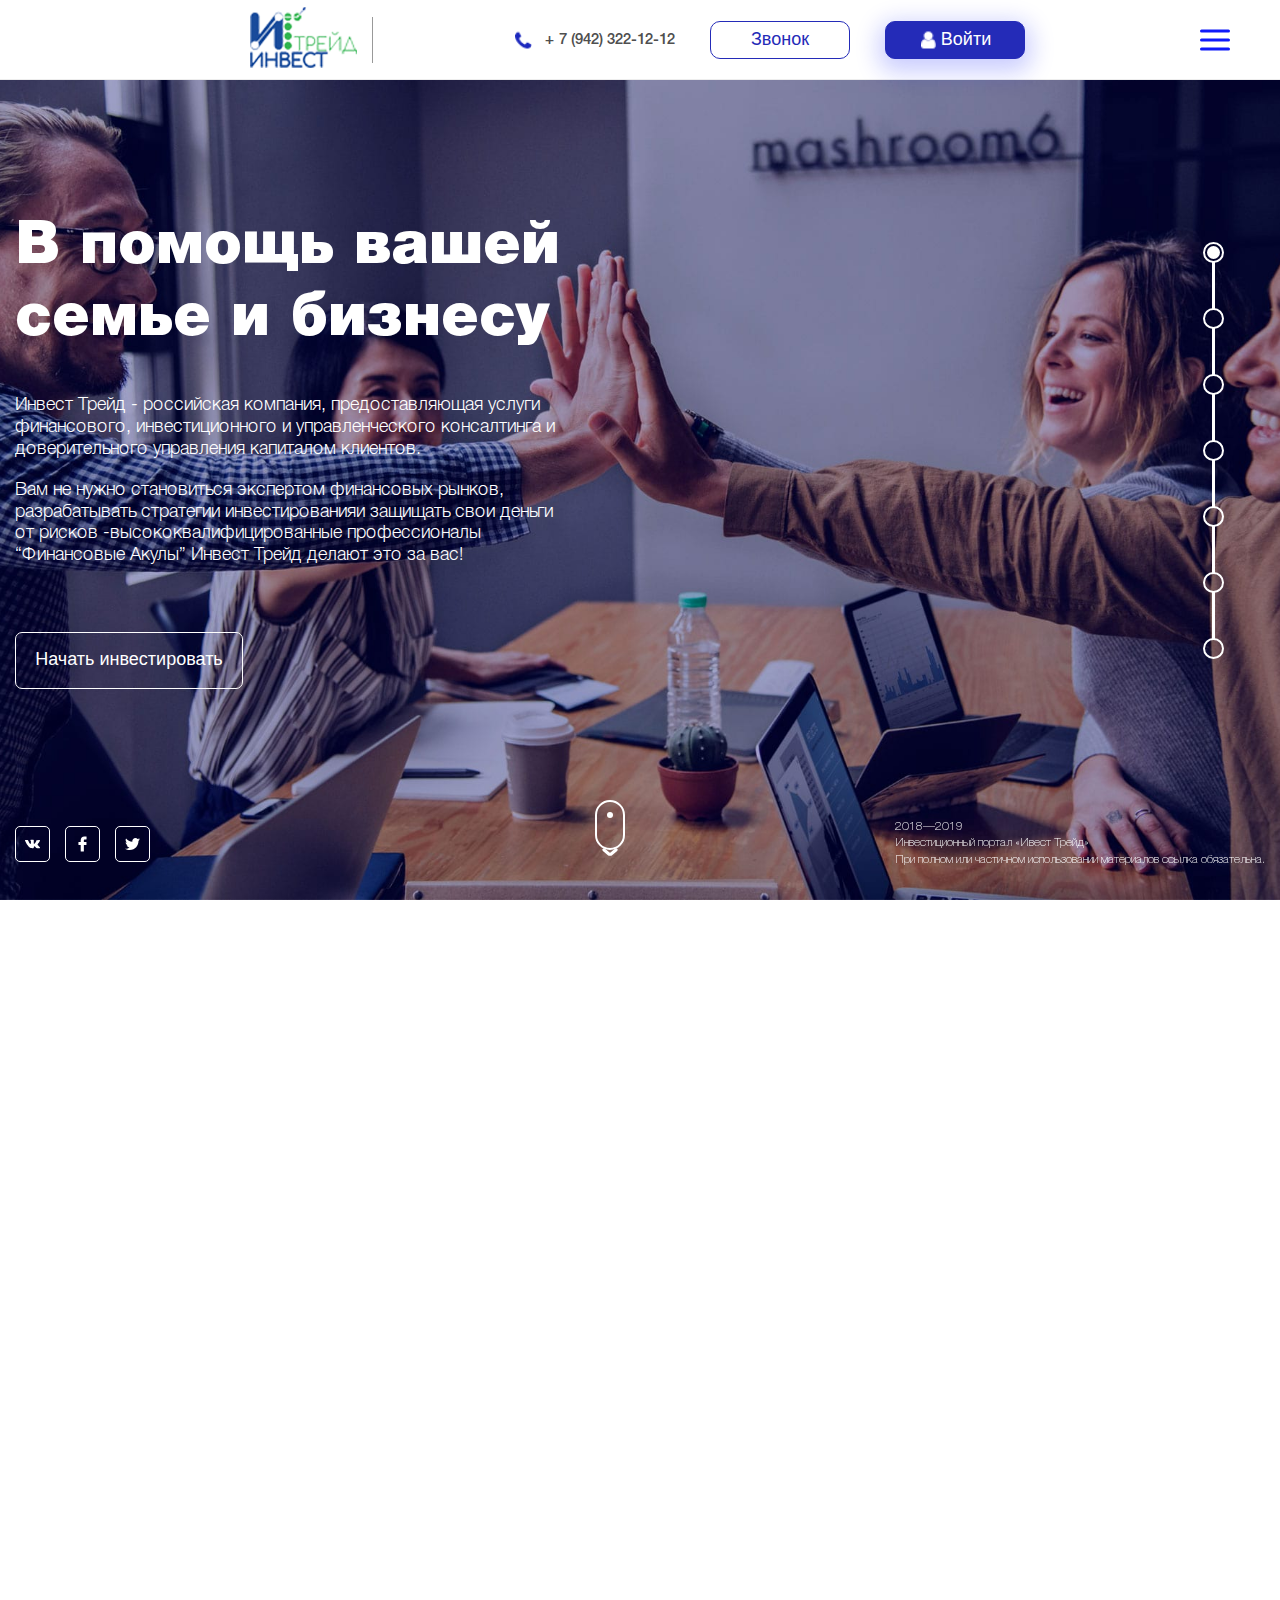
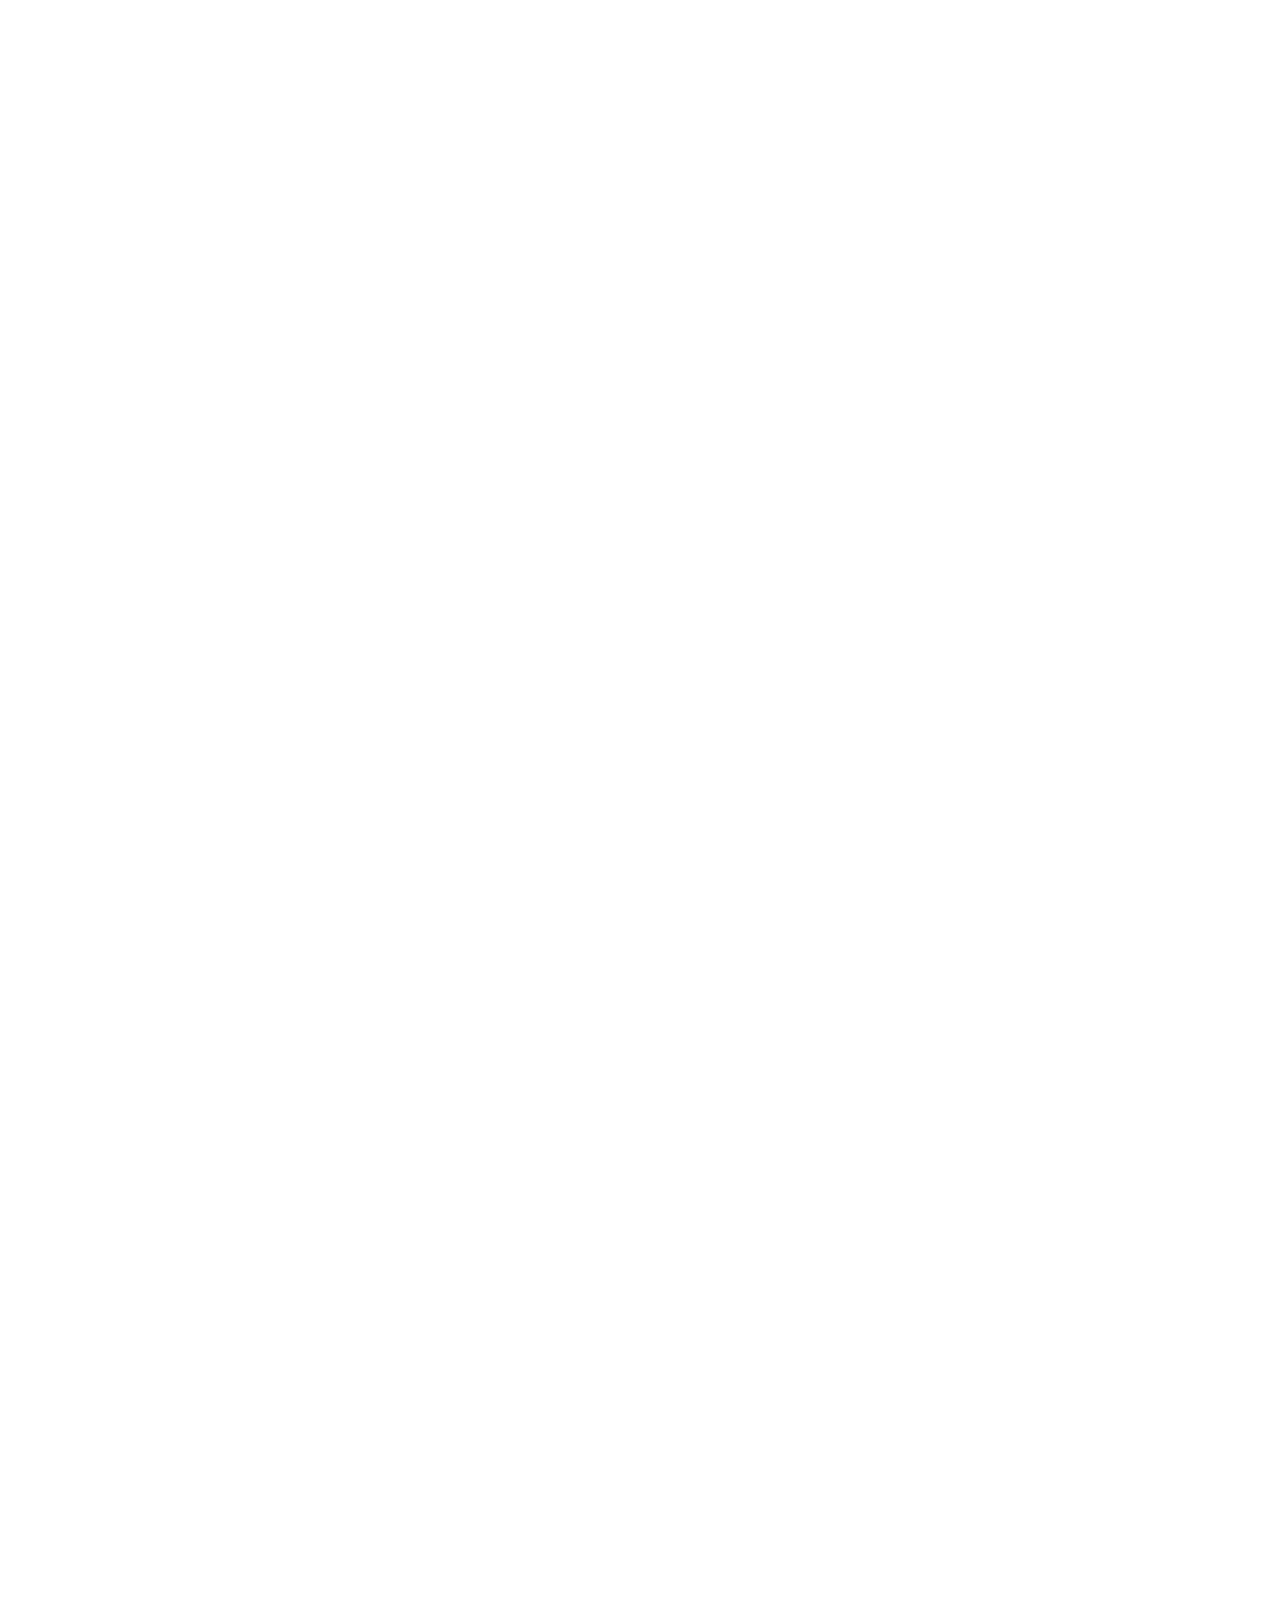
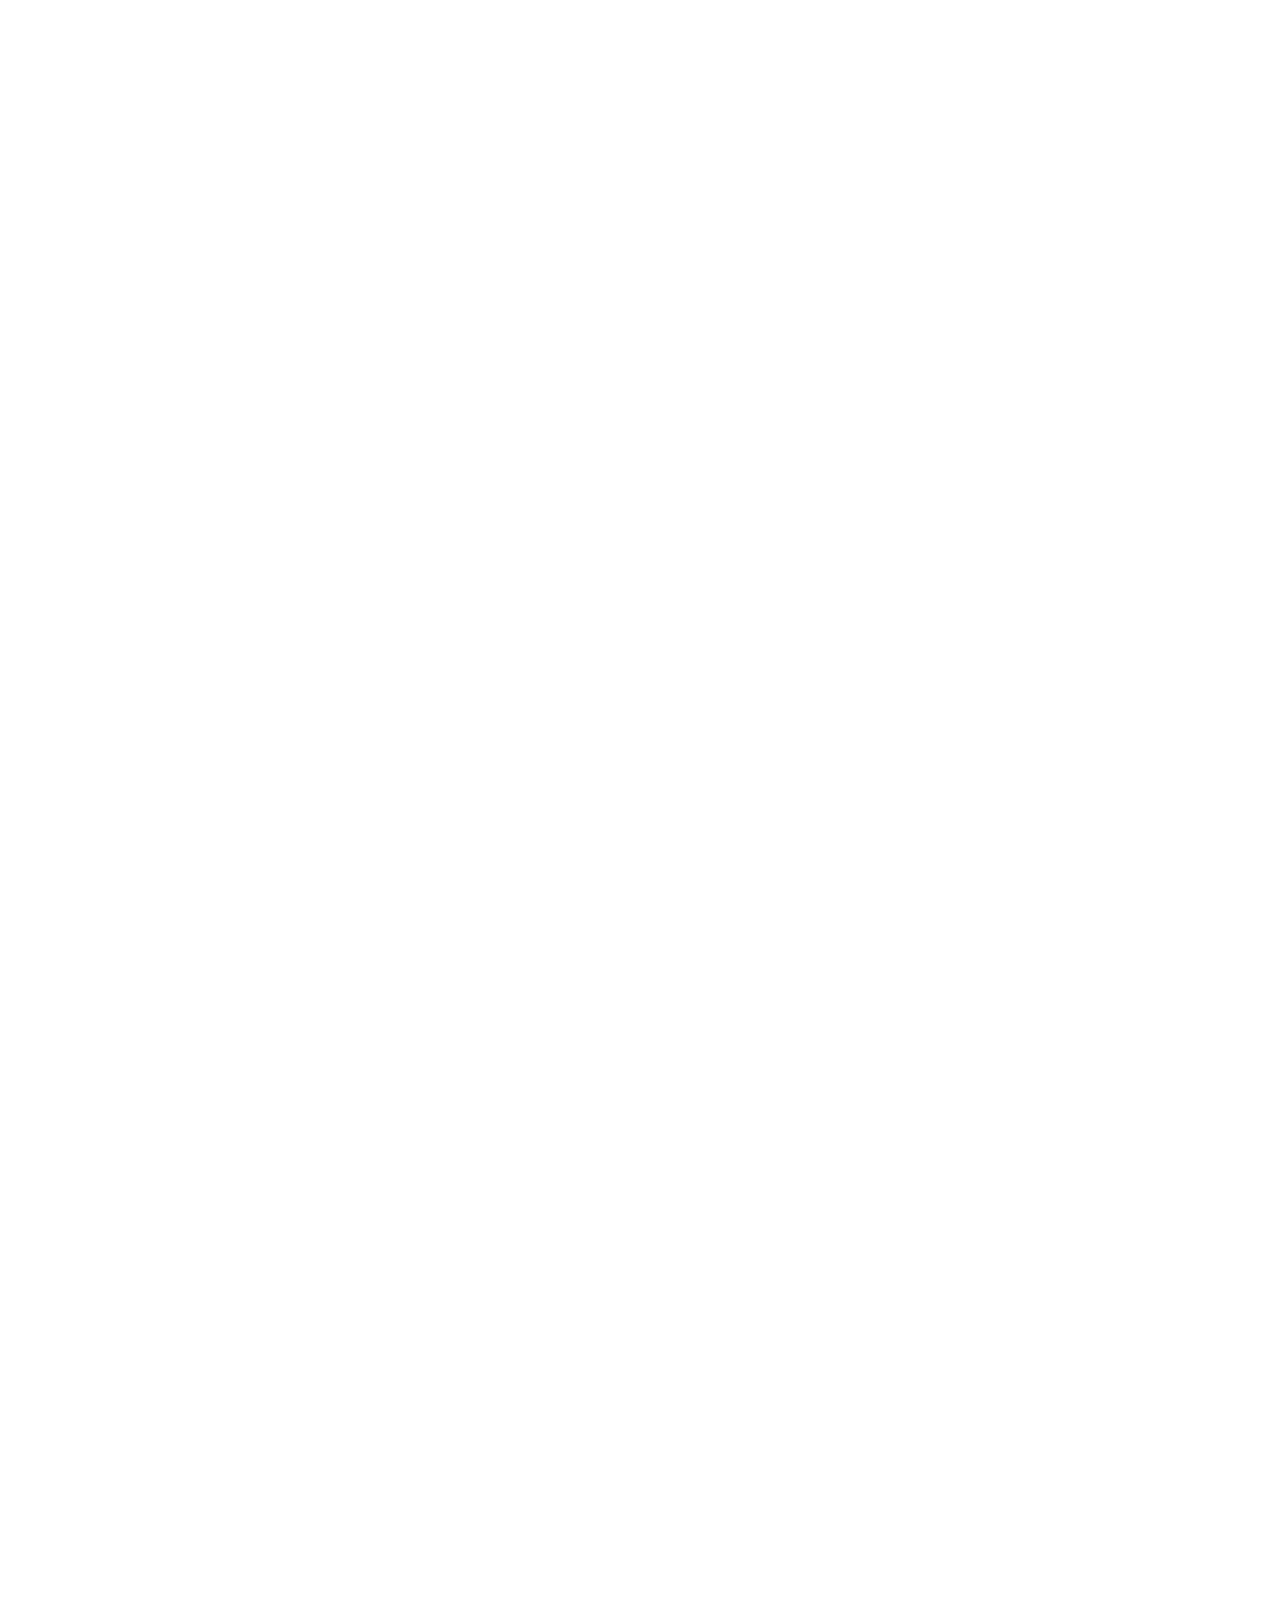
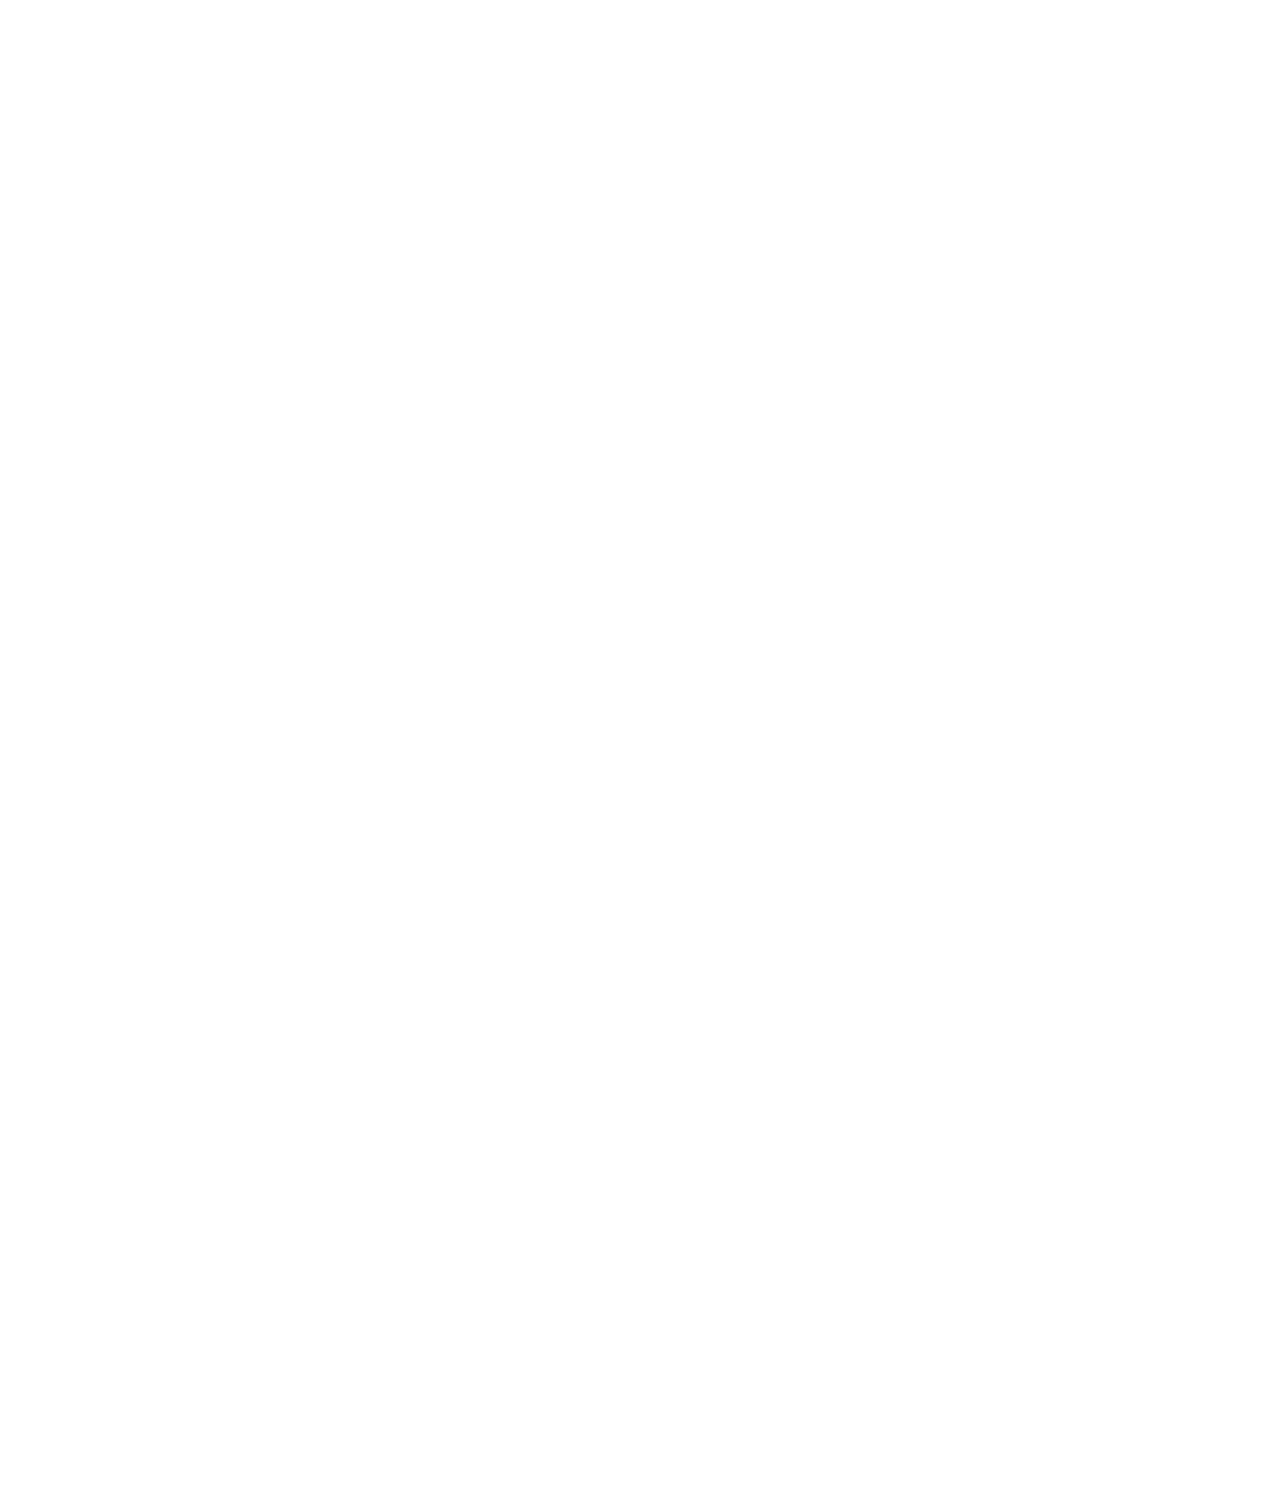
<file: abutUs.html>
<!doctype html>
<html lang="ru">

<head>
	<meta charset="UTF-8">
	<meta name="viewport" content="width=device-width, user-scalable=no, initial-scale=1.0, maximum-scale=1.0, minimum-scale=1.0">
	<meta http-equiv="X-UA-Compatible" content="ie=edge">
	<link rel="icon" href="img/invest_home_icon.png" type="image/gif" sizes="16x16">

	<title>О нас</title>
	<!-- ========== HYML5-css-styles ========== -->
	<link rel="stylesheet" href="css/jquery.fullPage.css">
	<link rel="stylesheet" href="css/magnific-popup.css">
	<link rel="stylesheet" href="fonts/fonts.css">
	<link rel="stylesheet" href="css/style.css">
	<link rel="stylesheet" href="css/media.css">
</head>

<body>
	<svg style="display: none;">
		<defs>
			<path id="deco3" d="M 77.03,75.72 C 147.9,0.2308 309,13.37 387.6,80.44 471.8,152.4 517.2,325.6 442.9,407.5 350.2,509.8 43.77,516.2 29.67,378.8 20.48,289.3 80.25,270.4 87.78,212 93.61,166.8 45.85,108.9 77.03,75.72 Z" />
			<path id="deco2" d="M 119.8,69.41 C 213.5,18.01 367.2,-1.306 440.4,76.58 482.9,121.9 435.3,200.8 432.9,262.9 431.1,310.6 461.3,372.1 427.7,406 342.4,492 158.3,499.3 64.62,422.5 10.09,377.8 18.76,282.6 32.51,213.5 43.46,158.4 70.61,96.36 119.8,69.41 Z"></path>
		</defs>
	</svg>
	<!-- ========== HTML5-header start ========== -->
	<header>
		<div class="header-container">
			<div class="invest-logo">
				<div class="logo-img">
					<img src="img/general_header/logo.png" alt="logo">
				</div>
				<div class="company-name">
					<p></p>
				</div>
			</div>
			<div class="invest-nav mySidenav">
				<div class="mobile-menu">
					<div class="closer">
						<span></span>
						<span></span>
					</div>
					<ul>
						<li><a href="index.html">Главная</a></li>
						<li><a href="faq.html">FAQ</a></li>
						<li><a href="programs.html">Инвестиционные прогрмаммы</a></li>
						<li><a href="abutUs.html" class="invest-active">О нас</a></li>
						<li><a href="news.html">Новости и акиции</a></li>
						<li class="disp-none-tell"><a href="tel:+ 7 (942) 322-12-12">+ 7 (942) 322-12-12</a></li>
					</ul>
					<div class="call-btn call-disp-none btn-modal" data-val="callmodal">
						<button>Звонок</button>
					</div>
				</div>
			</div>
			<div class="call-and-sign">
				<div class="tell-number">
					<a href="tel:+ 7 (942) 322-12-12">+ 7 (942) 322-12-12</a>
				</div>
				<div class="call-btn btn-modal " data-val="callmodal">
					<button>Звонок</button>
				</div>
				<div class="sign-btn btn-f_bg">
					<button>Войти</button>
				</div>
			</div>
			<div class="tooltip">
				<span></span>
				<span></span>
				<span></span>
			</div>
		</div>
	</header>
	<!-- ========== HTML5-header end ========== -->

	<!-- ========== HTML5-cotainer О нас start ========== -->
	<div class="invester-container" id="fullpage">
		<!--  ========== HTML-5 section  1  В помощь вашей  семье и бизнесу start  ========== -->
		<section class="scroller about-us-help-bg" data-val='change-animation'>
			<div class="container">
				<div class="about-us-help-cnt">
					<div class="about-us-help-tittle" data-show='show-anim'>
						<h1 data-show='show-anim'>В помощь вашей семье и бизнесу</h1>
					</div>
					<div class="about-us-help-inf" data-show='show-anim'>
						<p>Инвест Трейд - российская компания, предоставляющая услуги
							финансового, инвестиционного и управленческого консалтинга
							и доверительного управления капиталом клиентов.</p>
						<p>Вам не нужно становиться экспертом финансовых рынков,
							разрабатывать стратегии инвестированияи защищать свои
							деньги от рисков -высококвалифицированные профессионалы
							“Финансовые Акулы” Инвест Трейд делают это за вас!
						</p>
					</div>
					<div class="about-us-help-btn" data-show='show-anim'>
						<button>Начать инвестировать</button>
					</div>
				</div>
			</div>
		</section>
		<!--  ========== HTML-5 section  1  В помощь вашей  семье и бизнесу end  ========== -->


		<!-- ========== HTML-5 section 2 Инвестиционный портфель start ========== -->
		<section class="scroller">
			<div class="container">
				<div class="invest-portfolio-cnt">
					<div class="invest-portfolio-tittle">
						<h3>Инвестиционный портфель</h3>
					</div>
					<div class="portfolio-anim">
						<div id="chartContainer" style="height: 100%; max-width: 1200px; margin: 0px auto;"></div>
					</div>
					<div class="pie-property">
						<ul>
							<li>
								<span id='pie-num-1'>23</span>
								<span id="pie-pars-1">23.8%</span>
							</li>
							<li>
								<span id='pie-num-2'>13</span>
								<span id="pie-pars-2">11.4%</span>
							</li>
							<li>
								<span id='pie-num-3'>8</span>
								<span id="pie-pars-3">8.6%</span>
							</li>
							<li>
								<span id='pie-num-4'>8</span>
								<span id="pie-pars-4">8.6%</span>
							</li>
							<li>
								<span id='pie-num-5'>8</span>
								<span id="pie-pars-5">10.5%</span>
							</li>
							<li>
								<span id='pie-num-6'>8</span>
								<span id="pie-pars-6">8.6%</span>
							</li>
							<li>
								<span id='pie-num-7'>8</span>
								<span id="pie-pars-7">7.6%</span>
							</li>
							<li>
								<span id='pie-num-8'>8</span>
								<span id="pie-pars-8">6.7%</span>
							</li>
							<li>
								<span id='pie-num-9'>8</span>
								<span id="pie-pars-9">9.5%</span>
							</li>
							<li>
								<span id='pie-num-10'>3</span>
								<span id="pie-pars-10">4.8%</span>
							</li>
						</ul>
					</div>
				</div>
				<img src="img/page-parsent/bg_icon_1.png" alt="circle" class="our_company_icon img-ps-1">
				<img src="img/page-parsent/bg_icon_2.png" alt="circle" class="our_company_icon img-ps-2">
				<img src="img/page-parsent/bg_icon_3.png" alt="elipse" class="our_company_icon img-ps-3">
				<img src="img/page-parsent/bg_icon_4.png" alt="elipse" class="our_company_icon img-ps-4">
				<img src="img/page-parsent/bg_icon_5.png" alt="elipse" class="our_company_icon img-ps-5">
				<img src="img/page-parsent/bg_icon_6.png" alt="circle" class="our_company_icon img-ps-6">
				<img src="img/page-parsent/bg_icon_7.png" alt="circle" class="our_company_icon img-ps-7">
			</div>
		</section>
		<!-- ========== HTML-5 section 2 Инвестиционный портфель end ========== -->


		<!-- ========== HTML-5 section 3 Легальность и открытость  start ========== -->
		<section class="scroller ">
			<div class="container">
				<div class="legality-openness">
					<div class="legality-tittle">
						<h3>Легальность и открытость</h3>
					</div>
					<div class="about-legality">
						<p>Инвест Трейд - компания, работающая в правовом поле
							РФ на основании статей 807-812 Гражданского кодекса
							страны и неукоснительно выполняющая свои обязательства п
							еред инвесторами.
						</p>
					</div>
					<div class="legality-overflow">
						<div class="legality-openness-license">
							<ul>
								<li>
									<a class="image-popup-no-margins" href="img/aboutUs/legality/sertificat.jpg">
										<img src="img/aboutUs/legality/sertificat.jpg" alt="sertifikat">
									</a>
								</li>
								<li>
									<a class="image-popup-no-margins" href="img/aboutUs/legality/sertificat.jpg">
										<img src="img/aboutUs/legality/sertificat.jpg" alt="sertifikat">
									</a>
								</li>
								<li>
									<a class="image-popup-no-margins" href="img/aboutUs/legality/sertificat.jpg">
										<img src="img/aboutUs/legality/sertificat.jpg" alt="sertifikat">
									</a>
								</li>
								<li>
									<a class="image-popup-no-margins" href="img/aboutUs/legality/sertificat.jpg">
										<img src="img/aboutUs/legality/sertificat.jpg" alt="sertifikat">
									</a>
								</li>
								<li>
									<a class="image-popup-no-margins" href="img/aboutUs/legality/sertificat.jpg">
										<img src="img/aboutUs/legality/sertificat.jpg" alt="sertifikat">
									</a>
								</li>
							</ul>
						</div>
					</div>
				</div>
				<img src="img/guarantee_section_img/gr_img_1.png" alt="circle" class="our_company_icon gr-img-1 legality-icons">
				<img src="img/guarantee_section_img/gr_img_2.png" alt="circle" class="our_company_icon gr-img-2 legality-icons">
				<img src="img/guarantee_section_img/gr_img_3.png" alt="circle" class="our_company_icon gr-img-3 legality-icons ">
				<img src="img/guarantee_section_img/gr_img_4.png" alt="circle" class="our_company_icon gr-img-4 legality-icons">
				<img src="img/guarantee_section_img/gr_img_5.png" alt="circle" class="our_company_icon gr-img-5 legality-icons">
				<img src="img/guarantee_section_img/gr_img_6.png" alt="circle" class="our_company_icon gr-img-6 legality-icons">
				<img src="img/guarantee_section_img/gr_img_7.png" alt="circle" class="our_company_icon gr-img-7 legality-icons">
			</div>
			<img src="img/aboutUs/legality/bg-icon.png" alt="icon" class="legaliti-big-icon">
		</section>
		<!-- ========== HTML-5 section 3 Легальность и открытость   end ========== -->


		<!-- ========== HTML-5 section 4 Надежность и безопасность start ========== -->
		<section class="scroller invest_trade_interest_section" data-val='change-animation'>
			<div class="intro">
				<div class="section_container">
					<div class="container-reliability-safety">
						<div class="reliability-safety-tittle" data-show='show-anim'>
							<h3>Надежность и безопасность</h3>
						</div>
						<div class="reliability-safety-info-container">
							<div class="reliability-safety-info-left">
								<ul>
									<li>
										<p>Все финансовые активы и собственность Инвест Трейд,
											средства, переданные в доверительное управление и
											стартап-проекты подлежат обязательному страхованию в
											специализированной страховой компании Орбита.</p>
									</li>
									<li>
										<p>Каждый договор инвестиций в индивидуальном порядке
											страхуется компанией Инвест Трейд на полную сумму вклада.</p>
									</li>
								</ul>
							</div>
							<div class="reliability-safety-info-right">
								<ul>
									<li>
										<p>Мы дорожим своей репутацией и правом осуществлять свою
											деятельность на территории РФ.

										</p>
										<p>Наши специалисты — выпускники Института Фондового рынка и
											Управления, имеющие квалификационные аттестаты финансового
											рынка по брокерской, дилерской специальности и деятельности по
											управлению ценными бумагами.
										</p>
										<p>Их опыт и рекомендации в работе с акциями предприятий: ПАО
											«Сбербанк», ПАО «Газпром», ПАО междугородной и международной
											электрической связи "Ростелеком", ПАО «Нефтяная компания
											«ЛУКОЙЛ», ПАО «Нефтяная компания «Роснефть», ПАО «Полюс», ПАО
											«Аэрофлот – российские авиалинии», ПАО «ГМК «Норильский никель»,
											ПАО «Транснефть», Акционерная компания «Алроса» помогут вам
											выбрать лучшее решение и получить МАКСИМАЛЬНУЮ ПРИБЫЛЬ
											БЕЗ ЛИШНИХ ЗАТРАТ.</p>
									</li>
								</ul>
							</div>
						</div>
					</div>
				</div>
				<img src="img/icons/Icon_elipce_1.png" alt="img" class="our_company_icon icon_13 our_company_icon_2">
				<img src="img/icons/icon_elipse_2.png" alt="img" class="our_company_icon icon_14 our_company_icon_1">
				<img src="img/icons/Icon_triangle_triangle.png" alt="img" class="our_company_icon icon_15 our_company_icon_2">
				<img src="img/icons/Icon_triangle_5.png" alt="img" class="our_company_icon icon_16">
				<img src="img/icons/icon_elipse_7.png" alt="img" class="our_company_icon icon_17 our_company_icon_1">
				<img src="img/icons/Icon_triangle_triangle.png" alt="img" class="our_company_icon icon_18">
				<img src="img/icons/Icon_triangle_triangle.png" alt="img" class="our_company_icon icon_19 our_company_icon_2">
				<img src="img/icons/Icon_triangle_7.png" alt="img" class="our_company_icon icon_20">
				<img src="img/icons/Icon_triangle_triangle8w.png" alt="img" class="our_company_icon icon_21">
				<img src="img/icons/Icon_triangle_triangle8w.png" alt="img" class="our_company_icon icon_22 our_company_icon_1">
				<img src="img/icons/Icon_elipce_3.png" alt="img" class="our_company_icon icon_23 our_company_icon_2">
			</div>
		</section>
		<!-- ========== HTML-5 section 4 Надежность и безопасность end ========== -->


		<!-- ========== HTML-5 section 5 Наша команда start ========== -->
		<section class="scroller">
			<div class="intro">
				<div class="section_container">
					<div class="our-comand-cnt">
						<div class="our-comand-tittle" data-show='show-anim'>
							<h3>Наша команда</h3>
						</div>
						<div class="overflow-comands">
							<div class="comands-cnt">
								<div class="comand-block">
									<div class="comand-img">
										<img src="img/aboutUs/comand/comand_1.jpg" alt="user">
									</div>
									<div class="comand-info">
										<div class="comand-name">
											<span>Марк Фердинанд </span>
										</div>
										<div class="about-user">
											<p>выпускник Оксфорда более 15 лет
												сотрудничает с ведущими компаниями
												Wall Street в качестве независимого
												аналитика и аудитора Генеральный
												директор
											</p>
										</div>
									</div>
								</div>
								<div class="comand-block">
									<div class="comand-img">
										<img src="img/aboutUs/comand/comand_1.jpg" alt="user">
									</div>
									<div class="comand-info">
										<div class="comand-name">
											<span>Марк Фердинанд </span>
										</div>
										<div class="about-user">
											<p>выпускник Оксфорда более 15 лет
												сотрудничает с ведущими компаниями
												Wall Street в качестве независимого
												аналитика и аудитора Генеральный
												директор
											</p>
										</div>
									</div>
								</div>
								<div class="comand-block">
									<div class="comand-img">
										<img src="img/aboutUs/comand/comand_1.jpg" alt="user">
									</div>
									<div class="comand-info">
										<div class="comand-name">
											<span>Марк Фердинанд </span>
										</div>
										<div class="about-user">
											<p>выпускник Оксфорда более 15 лет
												сотрудничает с ведущими компаниями
												Wall Street в качестве независимого
												аналитика и аудитора Генеральный
												директор
											</p>
										</div>
									</div>
								</div>
								<div class="comand-block">
									<div class="comand-img">
										<img src="img/aboutUs/comand/comand_1.jpg" alt="user">
									</div>
									<div class="comand-info">
										<div class="comand-name">
											<span>Марк Фердинанд </span>
										</div>
										<div class="about-user">
											<p>выпускник Оксфорда более 15 лет
												сотрудничает с ведущими компаниями
												Wall Street в качестве независимого
												аналитика и аудитора Генеральный
												директор
											</p>
										</div>
									</div>
								</div>
								<div class="comand-block">
									<div class="comand-img">
										<img src="img/aboutUs/comand/comand_1.jpg" alt="user">
									</div>
									<div class="comand-info">
										<div class="comand-name">
											<span>Марк Фердинанд </span>
										</div>
										<div class="about-user">
											<p>выпускник Оксфорда более 15 лет
												сотрудничает с ведущими компаниями
												Wall Street в качестве независимого
												аналитика и аудитора Генеральный
												директор
											</p>
										</div>
									</div>
								</div>
								<div class="comand-block">
									<div class="comand-img">
										<img src="img/aboutUs/comand/comand_1.jpg" alt="user">
									</div>
									<div class="comand-info">
										<div class="comand-name">
											<span>Марк Фердинанд </span>
										</div>
										<div class="about-user">
											<p>выпускник Оксфорда более 15 лет
												сотрудничает с ведущими компаниями
												Wall Street в качестве независимого
												аналитика и аудитора Генеральный
												директор
											</p>
										</div>
									</div>
								</div>
								<div class="comand-block">
									<div class="comand-img">
										<img src="img/aboutUs/comand/comand_1.jpg" alt="user">
									</div>
									<div class="comand-info">
										<div class="comand-name">
											<span>Марк Фердинанд </span>
										</div>
										<div class="about-user">
											<p>выпускник Оксфорда более 15 лет
												сотрудничает с ведущими компаниями
												Wall Street в качестве независимого
												аналитика и аудитора Генеральный
												директор
											</p>
										</div>
									</div>
								</div>
								<div class="comand-block">
									<div class="comand-img">
										<img src="img/aboutUs/comand/comand_1.jpg" alt="user">
									</div>
									<div class="comand-info">
										<div class="comand-name">
											<span>Марк Фердинанд </span>
										</div>
										<div class="about-user">
											<p>выпускник Оксфорда более 15 лет
												сотрудничает с ведущими компаниями
												Wall Street в качестве независимого
												аналитика и аудитора Генеральный
												директор
											</p>
										</div>
									</div>
								</div>
							</div>
						</div>
					</div>
				</div>
				<img src="img/icons/Icon_elipce_1.png" alt="img" class="our_company_icon icon_13 ">
				<img src="img/icons/icon_elipse_2.png" alt="img" class="our_company_icon icon_14 ">
				<img src="img/icons/Icon_triangle_triangle.png" alt="img" class="our_company_icon icon_15">
				<img src="img/icons/Icon_triangle_5.png" alt="img" class="our_company_icon icon_16">
				<img src="img/icons/icon_elipse_7.png" alt="img" class="our_company_icon icon_17 ">
				<img src="img/icons/Icon_triangle_triangle.png" alt="img" class="our_company_icon icon_18">
				<img src="img/icons/Icon_triangle_triangle.png" alt="img" class="our_company_icon icon_19">
				<img src="img/icons/Icon_triangle_7.png" alt="img" class="our_company_icon icon_20">
				<img src="img/icons/Icon_triangle_triangle8w.png" alt="img" class="our_company_icon icon_21">
				<img src="img/icons/Icon_triangle_triangle8w.png" alt="img" class="our_company_icon icon_22 ">
				<img src="img/icons/Icon_elipce_3.png" alt="img" class="our_company_icon icon_23">
				<div class="item icon_24" style="width: 500px" data-morph-path="M 193.7,217.3 C 236.4,228.3 279.7,242.7 320.9,231.8 362.6,220.9 446.8,197.1 457.6,241.5 469.3,289.8 378.7,308.3 330.2,319.2 278.5,330.8 222.3,319.2 172.1,302.2 125.2,286.4 33.08,273.2 45.14,225.2 57.22,177.1 145.7,204.8 193.7,217.3 Z">
					<svg class="item__svg" width="500px" height="500px" viewBox="0 0 500 500">
						<clipPath id="clipShape3">
							<path class="item__clippath" d="M 184,127.4 C 235.4,92.39 319.7,79.27 359.9,132.2 383.2,163 357.1,216.6 355.8,258.8 354.8,291.2 371.3,332.9 352.9,356 306.1,414.4 205.1,419.3 153.7,367.2 123.8,336.8 128.6,272.1 136.1,225.2 142.1,187.8 157,145.7 184,127.4 Z" />
						</clipPath>
						<g class="item__deco">
							<use xlink:href="#deco2" />
						</g>
						<g clip-path="url(#clipShape3)">
							<image class="item__img" xlink:href="img/figur_s.jpg" x="0" y="0" height="500px" width="500px" />
						</g>
					</svg>
				</div>
			</div>
		</section>
		<!-- ========== HTML-5 section 5 Наша команда end ========== -->


		<!-- ========== HTML-5 section 6 В интересах инвесторов, для пользы  России, на благо человечест start ========== -->
		<section class="scroller interest-bg" data-val='change-animation'>
			<div class="intro">
				<div class="container">
					<div class=" interests-investors-cnt">
						<div class="interests-tittle">
							<h3>В интересах инвесторов, для пользы
								России, на благо человечества
							</h3>
						</div>
						<div class="interests-info">
							<p>Стратегической задачей компании является повышение
								уровня благосостояния населения нашей страны за
								счеэффективной модели инвестиций в высокотехнологичные
								производства.
							</p>
						</div>
						<div class="investors-info">
							<div class="investors-inf-all">
								<div class="investors-information">
									<p>«За наукой и современными технологиями будущее не только
										России, нои всего человечества. Реализуя инновационные программы
										инвестирования, мы создаем НОВЫЕ ЦЕННОСТИ для жителей нашей
										страны и всего Земного шара:
									</p>
								</div>
								<div class="investors-parts">
									<ul>
										<li>Неограниченный доступ как к частным, так и к институциональным
											инвестиционным активам.
										</li>
										<li> Безусловное обеспечение конфиденциальности инвесторов и
											жесткой регуляции доступа к информации.
										</li>
										<li> Создание стратегий эффективного инвестирования с учетом как
											текущей рыночной ситуации, так и макроэкономической ситуации.</li>
										<li> Экспертный уровень понимания потребностей мирового
											финансового рынка и предоставление консалтингового сервиса
											командой квалифицированных специалистов.»
										</li>
									</ul>
								</div>
								<div class="author">
									<span>Марк Фердинанд </span>
									<span>Инвестор, создатель компании </span>
								</div>

							</div>
						</div>
					</div>
				</div>
				<img src="img/icons/Icon_elipce_1.png" alt="img" class="our_company_icon icon_13 ">
				<img src="img/icons/icon_elipse_2.png" alt="img" class="our_company_icon icon_14 ">
				<img src="img/icons/Icon_triangle_triangle.png" alt="img" class="our_company_icon icon_15">
				<img src="img/icons/Icon_triangle_5.png" alt="img" class="our_company_icon icon_16">
				<img src="img/icons/icon_elipse_7.png" alt="img" class="our_company_icon icon_17 ">
				<img src="img/icons/Icon_triangle_triangle.png" alt="img" class="our_company_icon icon_18">
				<img src="img/icons/Icon_triangle_triangle.png" alt="img" class="our_company_icon icon_19">
				<img src="img/icons/Icon_triangle_7.png" alt="img" class="our_company_icon icon_20">
				<img src="img/icons/Icon_triangle_triangle8w.png" alt="img" class="our_company_icon icon_21">
				<img src="img/icons/Icon_triangle_triangle8w.png" alt="img" class="our_company_icon icon_22 ">
				<img src="img/icons/Icon_elipce_3.png" alt="img" class="our_company_icon icon_23">
			</div>
		</section>
		<!-- ========== HTML-5 section 6 В интересах инвесторов, для пользы  России, на благо человечест end ========== -->


		<!-- ========== HTML-5 section 7 Безрисковая стратегия Диверсифицируемые риски start ========== -->
		<section class="scroller bezrysovaya_strategy" data-val='change-animation'>
			<div class="intro">
				<div class="section_container">
					<div class="container_in-block obout-us">
						<div class="bezrysovaya_strategy-tittle-about" data-show='show-anim'>
							<div class="bezrysovaya_strategy-tittle">
								<h2>Безрисковая стратегия
									Диверсифицируемые риски</h2>
							</div>
							<div class="section_subtitle">
								<h4 class="">Инвест Трейд вкладывает средства инвесторов в высокодоходные
									предприятия, распределяя финансы по нескольким направления</h4>
							</div>
						</div>
						<div class="bezrysovaya_strategy_block" data-show='show-anim'>
							<div class="bezrysovaya_strategy_cards">
								<ul class="bezrysovaya_strategy_cards_ul_block">
									<li>
										<span>До 42% годовых</span>
										<p>Трейд Инвест гарантирует высокую доходность инвестиций и активов,
											переданных в доверительное управление экспертам компании.
										</p>
									</li>
									<li>
										<span>Надежность и конфиденциальность</span>
										<p>Ресурсы Инвест Трейд надежно защищены самыми современными
											методами шифрования, инвесторы компании пользуются
											преимуществами безоговорочной анонимности.</p>
									</li>
									<li>
										<span>
											24/7/365
										</span>
										<p>Службы информационной и технической поддержки Инвест Трейд
											работают без выходных, перерывов и отпусков.</p>
									</li>
								</ul>
							</div>
							<div class="bezrysovaya_strategy_cards">
								<div class="bezrysovaya_strategy-passive">
									<span> Пассивный доход</span>
									<p>Инвесторы Инвест Трейд избавлены от необходимости совершать
										самостоятельные активные инвестиционные действия и получают
										стабильный пассивный доход.</p>
								</div>
								<h4 class="bezrysovaya_strategy_btn_subtitle">Обеспечьте свое будущее!</h4>
								<div class="bezrysovaya_strategy_btn">
									<button>Выбрать программу</button>
								</div>
							</div>
						</div>
					</div>
				</div>
				<img src="img/icons/Icon_elipce_1.png" alt="img" class="our_company_icon icon_13 our_company_icon_2">
				<img src="img/icons/icon_elipse_2.png" alt="img" class="our_company_icon icon_14 our_company_icon_1">
				<img src="img/icons/Icon_triangle_triangle.png" alt="img" class="our_company_icon icon_15 our_company_icon_2">
				<img src="img/icons/Icon_triangle_5.png" alt="img" class="our_company_icon icon_16">
				<img src="img/icons/icon_elipse_7.png" alt="img" class="our_company_icon icon_17 our_company_icon_1">
				<img src="img/icons/Icon_triangle_triangle.png" alt="img" class="our_company_icon icon_18">
				<img src="img/icons/Icon_triangle_triangle.png" alt="img" class="our_company_icon icon_19 our_company_icon_2">
				<img src="img/icons/Icon_triangle_7.png" alt="img" class="our_company_icon icon_20">
				<img src="img/icons/Icon_triangle_triangle8w.png" alt="img" class="our_company_icon icon_21">
				<img src="img/icons/Icon_triangle_triangle8w.png" alt="img" class="our_company_icon icon_22 our_company_icon_1">
				<img src="img/icons/Icon_elipce_3.png" alt="img" class="our_company_icon icon_23 our_company_icon_2">
			</div>
		</section>
		<!-- ========== HTML-5 section 7 Безрисковая стратегия Диверсифицируемые риски end ==========  -->
	</div>
	<!-- ========== HTML5-cotainer end ========== -->


	<!-- ========== HTML5-footer start ========== -->
	<footer>
		<div class="container">
			<div class="footer-container  white-cl-scrol">

				<div class="web-pages">
					<ul>
						<li><a href="https://vk.com/" target="_blank"><svg version="1.1" id="Capa_1" x="0px" y="0px" width="15px" height="16px"
								 viewBox="0 0 548.358 548.358" style="enable-background:new 0 0 548.358 548.358;" xml:space="preserve">
									<g>
										<g>
											<path class="vk_svg" d="M545.451,400.298c-0.664-1.431-1.283-2.618-1.858-3.569c-9.514-17.135-27.695-38.167-54.532-63.102l-0.567-0.571  
											 l-0.284-0.28l-0.287-0.287h-0.288c-12.18-11.611-19.893-19.418-23.123-23.415c-5.91-7.614-7.234-15.321-4.004-23.13 
											   c2.282-5.9,10.854-18.36,25.696-37.397c7.807-10.089,13.99-18.175,18.556-24.267c32.931-43.78,47.208-71.756,42.828-83.939  
												l-1.701-2.847c-1.143-1.714-4.093-3.282-8.846-4.712c-4.764-1.427-10.853-1.663-18.278-0.712l-82.224,0.568
												   c-1.332-0.472-3.234-0.428-5.712,0.144c-2.475,0.572-3.713,0.859-3.713,0.859l-1.431,0.715l-1.136,0.859  
													c-0.952,0.568-1.999,1.567-3.142,2.995c-1.137,1.423-2.088,3.093-2.848,4.996c-8.952,23.031-19.13,44.444-30.553,64.238  
													 c-7.043,11.803-13.511,22.032-19.418,30.693c-5.899,8.658-10.848,15.037-14.842,19.126c-4,4.093-7.61,7.372-10.852,9.849  
													  c-3.237,2.478-5.708,3.525-7.419,3.142c-1.715-0.383-3.33-0.763-4.859-1.143c-2.663-1.714-4.805-4.045-6.42-6.995 
														c-1.622-2.95-2.714-6.663-3.285-11.136c-0.568-4.476-0.904-8.326-1-11.563c-0.089-3.233-0.048-7.806,0.145-13.706 
														  c0.198-5.903,0.287-9.897,0.287-11.991c0-7.234,0.141-15.085,0.424-23.555c0.288-8.47,0.521-15.181,0.716-20.125   
														  c0.194-4.949,0.284-10.185,0.284-15.705s-0.336-9.849-1-12.991c-0.656-3.138-1.663-6.184-2.99-9.137 
															c-1.335-2.95-3.289-5.232-5.853-6.852c-2.569-1.618-5.763-2.902-9.564-3.856c-10.089-2.283-22.936-3.518-38.547-3.71  
															 c-35.401-0.38-58.148,1.906-68.236,6.855c-3.997,2.091-7.614,4.948-10.848,8.562c-3.427,4.189-3.905,6.475-1.431,6.851 
															   c11.422,1.711,19.508,5.804,24.267,12.275l1.715,3.429c1.334,2.474,2.666,6.854,3.999,13.134c1.331,6.28,2.19,13.227,2.568,20.837  
																c0.95,13.897,0.95,25.793,0,35.689c-0.953,9.9-1.853,17.607-2.712,23.127c-0.859,5.52-2.143,9.993-3.855,13.418  
																 c-1.715,3.426-2.856,5.52-3.428,6.28c-0.571,0.76-1.047,1.239-1.425,1.427c-2.474,0.948-5.047,1.431-7.71,1.431  
																  c-2.667,0-5.901-1.334-9.707-4c-3.805-2.666-7.754-6.328-11.847-10.992c-4.093-4.665-8.709-11.184-13.85-19.558   
																  c-5.137-8.374-10.467-18.271-15.987-29.691l-4.567-8.282c-2.855-5.328-6.755-13.086-11.704-23.267 
																	c-4.952-10.185-9.329-20.037-13.134-29.554c-1.521-3.997-3.806-7.04-6.851-9.134l-1.429-0.859c-0.95-0.76-2.475-1.567-4.567-2.427  
																	 c-2.095-0.859-4.281-1.475-6.567-1.854l-78.229,0.568c-7.994,0-13.418,1.811-16.274,5.428l-1.143,1.711 
																	   C0.288,140.146,0,141.668,0,143.763c0,2.094,0.571,4.664,1.714,7.707c11.42,26.84,23.839,52.725,37.257,77.659 
																		c13.418,24.934,25.078,45.019,34.973,60.237c9.897,15.229,19.985,29.602,30.264,43.112c10.279,13.515,17.083,22.176,20.412,25.981  
																		 c3.333,3.812,5.951,6.662,7.854,8.565l7.139,6.851c4.568,4.569,11.276,10.041,20.127,16.416 
																		   c8.853,6.379,18.654,12.659,29.408,18.85c10.756,6.181,23.269,11.225,37.546,15.126c14.275,3.905,28.169,5.472,41.684,4.716h32.834   
																		   c6.659-0.575,11.704-2.669,15.133-6.283l1.136-1.431c0.764-1.136,1.479-2.901,2.139-5.276c0.668-2.379,1-5,1-7.851  
																			c-0.195-8.183,0.428-15.558,1.852-22.124c1.423-6.564,3.045-11.513,4.859-14.846c1.813-3.33,3.859-6.14,6.136-8.418   
																			c2.282-2.283,3.908-3.666,4.862-4.142c0.948-0.479,1.705-0.804,2.276-0.999c4.568-1.522,9.944-0.048,16.136,4.429 
																			  c6.187,4.473,11.99,9.996,17.418,16.56c5.425,6.57,11.943,13.941,19.555,22.124c7.617,8.186,14.277,14.271,19.985,18.274 
																				l5.708,3.426c3.812,2.286,8.761,4.38,14.853,6.283c6.081,1.902,11.409,2.378,15.984,1.427l73.087-1.14 
																				  c7.229,0,12.854-1.197,16.844-3.572c3.998-2.379,6.373-5,7.139-7.851c0.764-2.854,0.805-6.092,0.145-9.712
																				    C546.782,404.25,546.115,401.725,545.451,400.298z"
											 data-original="#000000" fill="#000000" />
										</g>
									</g>
								</svg></a></li>
						<li><a href="https://www.facebook.com/" target="_blank">
								<svg version="1.1" id="Capa_1" x="0px" y="0px" width="15px" height="16px" viewBox="0 0 96.124 96.123" style="enable-background:new 0 0 96.124 96.123;"
								 xml:space="preserve" class="">
									<g>
										<g>
											<path class="fb_svg" d="M72.089,0.02L59.624,0C45.62,0,36.57,9.285,36.57,23.656v10.907H24.037c-1.083,0-1.96,0.878-1.96,1.961v15.803  
								 c0,1.083,0.878,1.96,1.96,1.96h12.533v39.876c0,1.083,0.877,1.96,1.96,1.96h16.352c1.083,0,1.96-0.878,1.96-1.96V54.287h14.654  
								  c1.083,0,1.96-0.877,1.96-1.96l0.006-15.803c0-0.52-0.207-1.018-0.574-1.386c-0.367-0.368-0.867-0.575-1.387-0.575H56.842v-9.246  
								   c0-4.444,1.059-6.7,6.848-6.7l8.397-0.003c1.082,0,1.959-0.878,1.959-1.96V1.98C74.046,0.899,73.17,0.022,72.089,0.02z"
											 data-original="#000000"  fill="#000000" />
										</g>
									</g>
								</svg>
							</a>
						</li>
						<li><a href="https://twitter.com/" target="_blank">
								<svg version="1.1" id="Capa_1" x="0px" y="0px" viewBox="0 0 612 612" style="enable-background:new 0 0 612 612;"
								 xml:space="preserve" width="15px" height="16px">
									<g>
										<g>
											<g>
												<path class="tw_svg" d="M612,116.258c-22.525,9.981-46.694,16.75-72.088,19.772c25.929-15.527,45.777-40.155,55.184-69.411 
										   c-24.322,14.379-51.169,24.82-79.775,30.48c-22.907-24.437-55.49-39.658-91.63-39.658c-69.334,0-125.551,56.217-125.551,125.513  
											 c0,9.828,1.109,19.427,3.251,28.606C197.065,206.32,104.556,156.337,42.641,80.386c-10.823,18.51-16.98,40.078-16.98,63.101  
											   c0,43.559,22.181,81.993,55.835,104.479c-20.575-0.688-39.926-6.348-56.867-15.756v1.568c0,60.806,43.291,111.554,100.693,123.104   
												c-10.517,2.83-21.607,4.398-33.08,4.398c-8.107,0-15.947-0.803-23.634-2.333c15.985,49.907,62.336,86.199,117.253,87.194 
												   c-42.947,33.654-97.099,53.655-155.916,53.655c-10.134,0-20.116-0.612-29.944-1.721c55.567,35.681,121.536,56.485,192.438,56.485  
												     c230.948,0,357.188-191.291,357.188-357.188l-0.421-16.253C573.872,163.526,595.211,141.422,612,116.258z"
												 data-original="#010002" class="active-path" fill="#010002" />
											</g>
										</g>
									</g>
								</svg>
							</a>
						</li>
					</ul>
				</div>
				<div class="company">
					<h3>2018—2019</h3>
					<span>Инвестиционный портал «Ивест Трейд»</span>
					<p>При полном или частичном использовании материалов ссылка обязательна.</p>
				</div>
			</div>
		</div>
	</footer>
	<!-- ========== HTML5-footer end ========== -->

	<!-- ========== mouse-move doun  -->
	<div class="mouzer-dun white-cl-scrol" id='pagenext'>
		<div class="mouser">
			<a href=""><span></span></a></div>
	</div>

	<!-- modal  for maney cards -->

	<div id="modalcardsmaney" class="modal" data-nd='cards'>
		<!-- Modal content -->
		<div class="modal-content">
			<div class="modal-cards">
				<div class="modal-close">
					<span class="close">
						X
					</span>
				</div>
				<div class="submit-app-tittle">
					<h3>Оставить заявку</h3>
				</div>
				<div class="inputs-for-app-submit">
					<label>
						<input type="text" placeholder="Имя">
					</label>
					<label>
						<input type="text" id='phone-1' data-inputmask="'mask': '+7 (999)-999-999-999'" placeholder="+7 (___)___-__-___">
					</label>
					<textarea placeholder="Опишите себя здесь"></textarea>
				</div>
				<div class="app-btn btn-f_bg">
					<button>оставить заявку</button>
				</div>
			</div>
		</div>
	</div>
	<!--  modal for call -->
	<div id="callmodal" class="modal" data-nd='calls'>
		<!-- Modal content -->
		<div class="modal-content">
			<div class="modal-cards">
				<div class="modal-close">
					<span class="close">
						X
					</span>
				</div>
				<div class="submit-app-tittle">
					<h3>Оставить заявку</h3>
				</div>
				<div class="inputs-for-app-submit">
					<label>
						<input type="text" placeholder="Имя">
					</label>
					<label>
						<input type="text" id='phone-2' data-inputmask="'mask': '+7 (999)-999-999-999'" placeholder="+7 (___)___-__-___">
					</label>
				</div>
				<div class="app-btn btn-f_bg">
					<button>оставить заявку</button>
				</div>
			</div>
		</div>
	</div>

	<!-- JavaScript -->
	<script src="js/jquery-3.2.1.min.js"></script>
	<script src="js/jquery.fullPage.js"></script>
	<script src="js/anime.min.js"></script>
	<script src="js/accounting.min.js"></script>
	<script src="js/jquery.mask.js"></script>
	<script src="js/canvasjs.min.js"></script>
	<script src="js/jquery.magnific-popup.min.js"></script>
	<script src="js/script.js"></script>

	<script>

		if (screen.width <= 768 || screen.height < 625) {
			$('#fullpage').attr('id', '');
		}
		else if (screen.width > 768 || screen.height >= 625) {
			$(".invester-container").attr("id", "fullpage");
		}

		$(document).ready(function () {
			$('#fullpage').fullpage({
				anchors: ['page_1', 'page_2', 'page_3', 'page_4', 'page_5', 'page_6', 'page_7'],
				navigation: true,
				navigationPosition: 'right',
				navigationTooltips: ['Помощь вашей  семье', 'Инвестиционный портфель', ' Легальность и открытость ', 'Надежность и безопасность', 'Наша команда', 'В интересах инвесторов', 'Безрисковая стратегия '],
				afterLoad: function (anchorLink, index) {
					var pagenext = $('#pagenext'), totalCount = 7;
					if (index == totalCount) {
						pagenext.fadeOut(400);
					} else {
						pagenext.fadeIn(400);
					}
				},
			});
		});

		$('#pagenext').click(function (e) {
			$.fn.fullpage.moveSectionDown(); e.preventDefault();
		});

		//  char Aer pie portfolio
		window.onload = function () {
			//  pie numbers
			var num_pie_1 = $('#pie-num-1').text();
			var num_pie_2 = $('#pie-num-2').text();
			var num_pie_3 = $('#pie-num-3').text();
			var num_pie_4 = $('#pie-num-4').text();
			var num_pie_5 = $('#pie-num-5').text();
			var num_pie_6 = $('#pie-num-6').text();
			var num_pie_7 = $('#pie-num-7').text();
			var num_pie_8 = $('#pie-num-8').text();
			var num_pie_9 = $('#pie-num-9').text();
			var num_pie_10 = $('#pie-num-10').text();
			// pie values 
			var prs_pie_1 = $('#pie-pars-1').text();
			var prs_pie_2 = $('#pie-pars-2').text();
			var prs_pie_3 = $('#pie-pars-3').text();
			var prs_pie_4 = $('#pie-pars-4').text();
			var prs_pie_5 = $('#pie-pars-5').text();
			var prs_pie_6 = $('#pie-pars-6').text();
			var prs_pie_7 = $('#pie-pars-7').text();
			var prs_pie_8 = $('#pie-pars-8').text();
			var prs_pie_9 = $('#pie-pars-9').text();
			var prs_pie_10 = $('#pie-pars-10').text();
		
			var chart = new CanvasJS.Chart("chartContainer", {
				animationEnabled: true,
				data: [{
					type: "doughnut",
					startAngle: -90,
					innerRadius: 70,
					indexLabelFontSize: 17,
					indexLabelPlacement: "auto",
					indexLabelWrap: true,
					indexLabel: " {label}-{value}",


					toolTipContent: "{label}: {value} ",
					dataPoints: [
						{ y: num_pie_1, label: "Недвижимость", color: "#753ac6", value: prs_pie_1 },
						{ y: num_pie_2, label: "Ценные бумаги мировых брендов", color: "#6955db", value: prs_pie_2 },
						{ y: num_pie_3, label: "Ритейл", color: "#5e6bed", value: prs_pie_3 },
						{ y: num_pie_4, label: "Логистика", color: "#547ef9", value: prs_pie_4 },
						{ y: num_pie_5, label: "IT", color: "#5190fc", value: prs_pie_5 },
						{ y: num_pie_6, label: "Криптовалюта", color: "#5aa0fc", value: prs_pie_6 },
						{ y: num_pie_7, label: "Фармацевитка", color: "#64b0fc", value: prs_pie_7 },
						{ y: num_pie_8, label: "МФО", color: "#6cc0fd", value: prs_pie_8 },
						{ y: num_pie_9, label: "Деревообработка", color: "#74cefd", value: prs_pie_9 },
						{ y: num_pie_10, label: "Производство продуктов питания", color: "#7cdcfd", value: prs_pie_10 },

					]
				}]
			});
			chart.render();

		}

		// magnificPopup
		$(document).ready(function () {

			$('.image-popup-no-margins').magnificPopup({
				type: 'image',
				closeOnContentClick: true,
				closeBtnInside: false,
				fixedContentPos: true,
				mainClass: 'mfp-no-margins mfp-with-zoom', // class to remove default margin from left and right side
				image: {
					verticalFit: true
				},
				zoom: {
					enabled: true,
					duration: 300 // don't foget to change the duration also in CSS
				}
			});
		});
		$(document).ready(function () {
			$('#fp-nav').addClass('white-cl-scrol')
		})


		// =================== modal maney cardss ===================
		$('.btn-modal').on('click', function () {
			var attr = $(this).attr('data-val');
			var modal = $('#' + attr);
			modal.removeClass('out')
			$('body').css({ overflow: 'hidden ' })
			modal.fadeIn()

			var fp_page = $('.invester-container');
			if ($(fp_page) && $(fp_page).attr('id') !== '') {
				$.fn.fullpage.setAllowScrolling(false);
				$.fn.fullpage.setKeyboardScrolling(false);
			}
		})

		$('.modal-close').on('click', function () {
			var prt = $(this).parents('.modal');
			prt.addClass('out')
			var fp_page = $('.invester-container');
			if ($(fp_page) && $(fp_page).attr('id') !== '') {
				$.fn.fullpage.setAllowScrolling(true);
				$.fn.fullpage.setKeyboardScrolling(true);
			}
			setTimeout(function () {
				prt.fadeOut();

			}, 100)
			$('body').css({ overflow: 'visible ' })
		})

		$(window).on('click', function (event) {
			$('.modal').each(function () {
				var gtattr = $(this).attr('id');
				var new_mod = $('#' + gtattr);
				var md_cnt = $(new_mod).find('.modal-content')

				if (event.target === $(md_cnt)[0]) {
					setTimeout(function () {
						$(new_mod).addClass('out')
						$(new_mod).fadeOut()
						$('body').css({ overflow: 'visible ' })
					}, 100)
					var fp_page = $('.invester-container');

					if ($('.invester-container') && $(fp_page).attr('id') !== '') {
						$.fn.fullpage.setAllowScrolling(true);
						$.fn.fullpage.setKeyboardScrolling(true);
					}
					$('body').css({ overflow: 'visible ' })
				}
			})
		})

	</script>

</body>

</html>
</file>
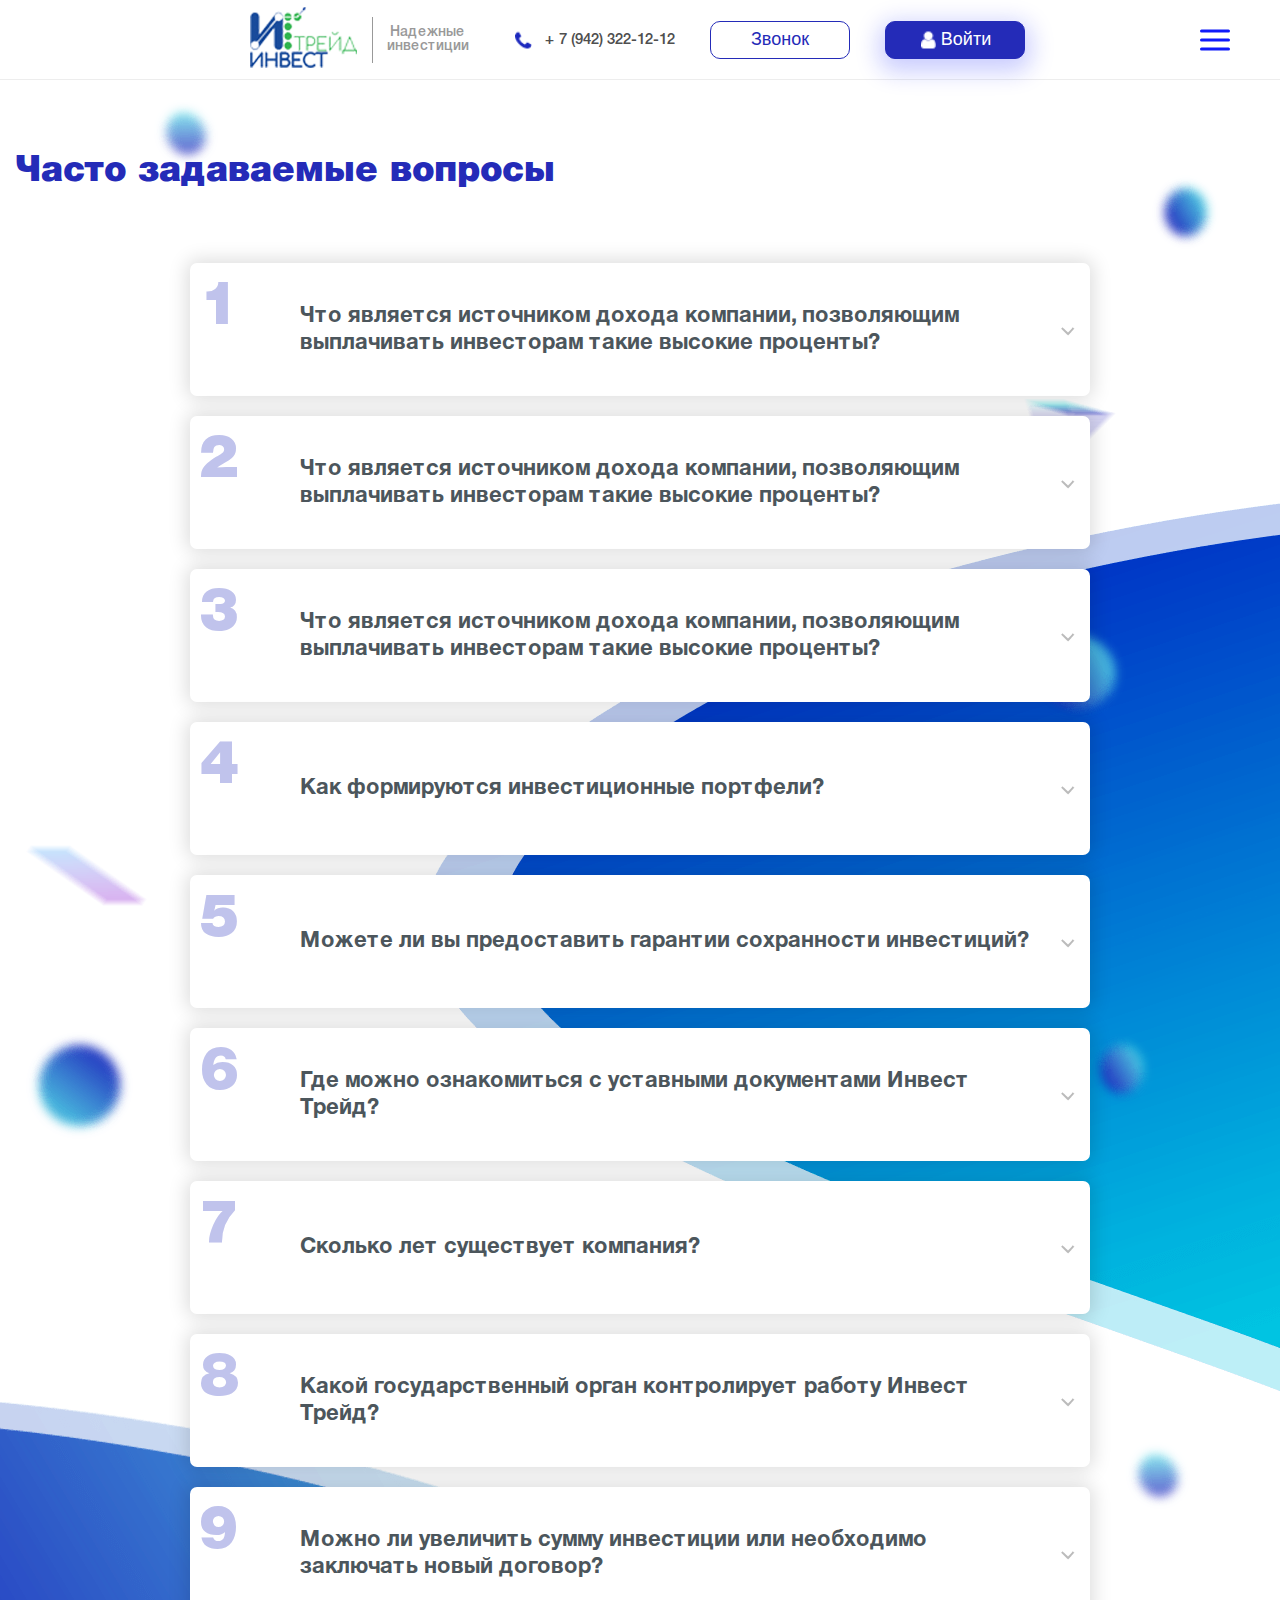
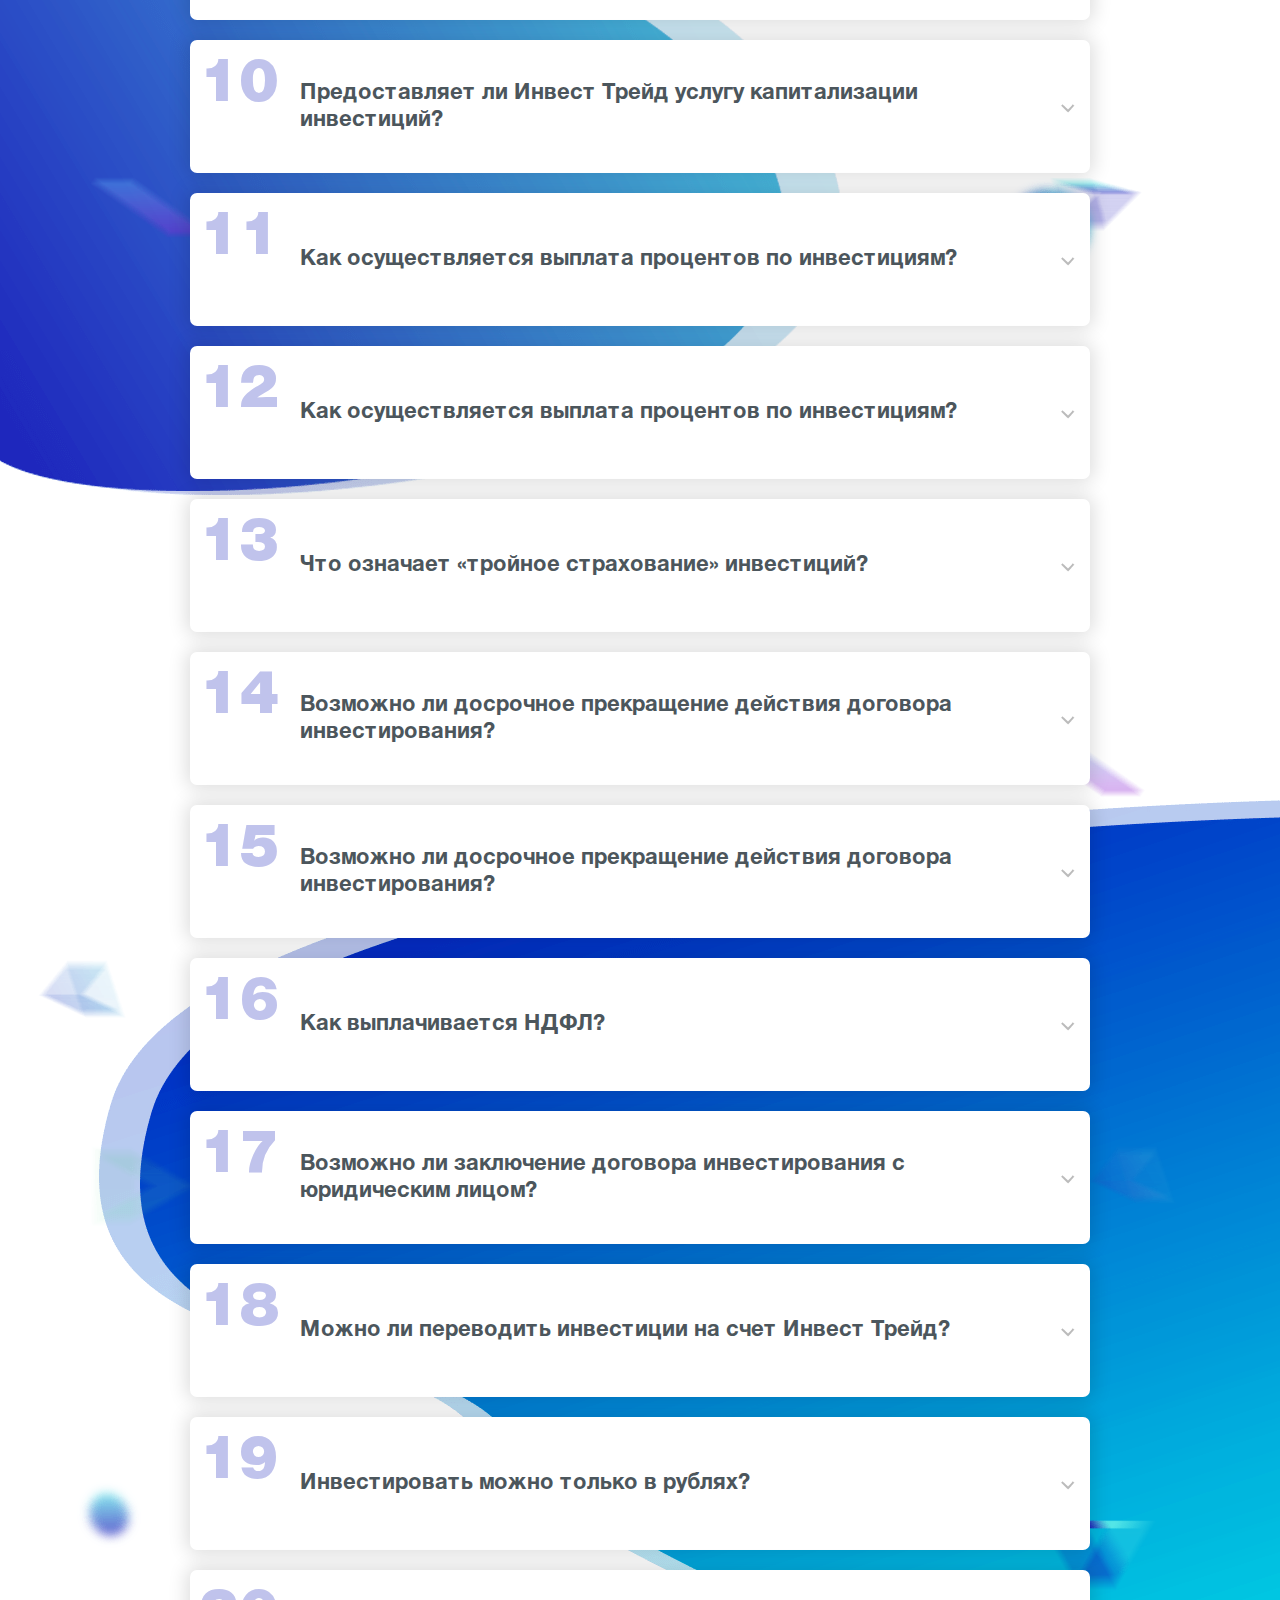
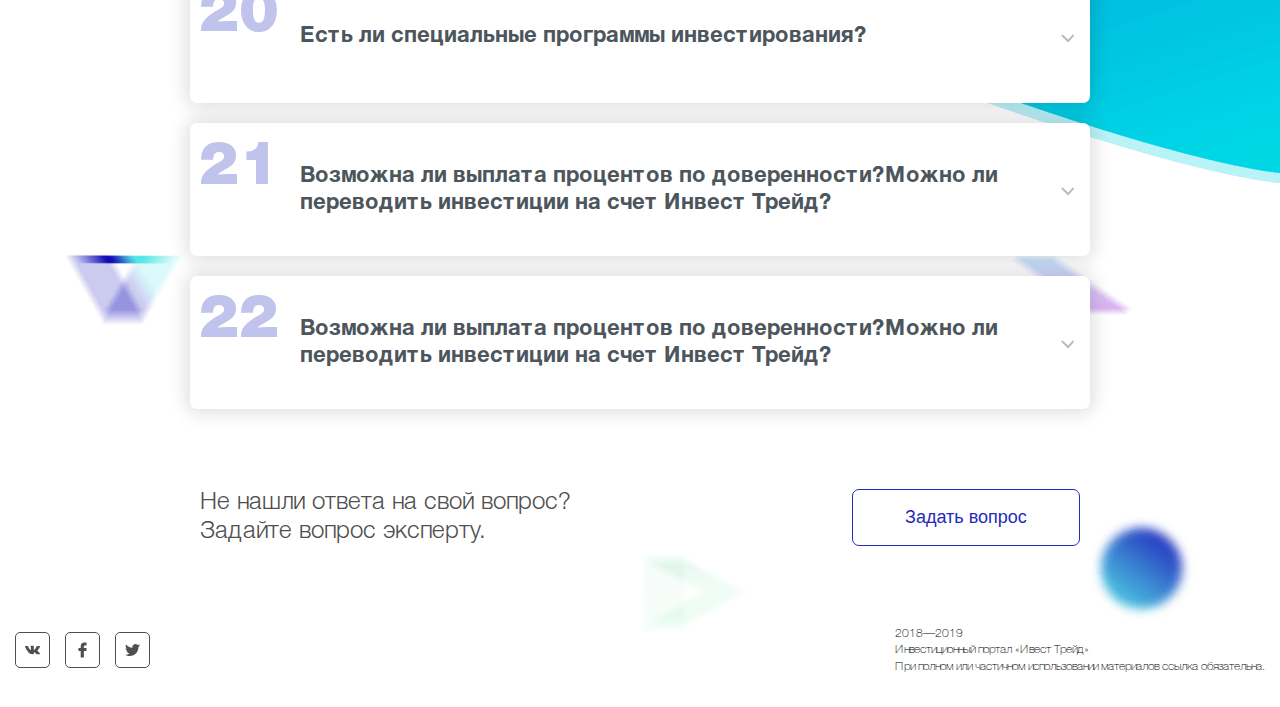
<file: faq.html>
<!DOCTYPE html>
<html lang="en">

<head>
    <meta charset="UTF-8">
    <meta name="viewport" content="width=device-width, initial-scale=1.0">
    <meta http-equiv="X-UA-Compatible" content="ie=edge">
    <link rel="icon" href="img/invest_home_icon.png" type="image/gif" sizes="16x16">

    <title>FAQ</title>
    <!-- ========== HYML5-css-styles ========== -->
    <link rel="stylesheet" href="css/jquery.fullPage.css">
    <link rel="stylesheet" href="fonts/fonts.css">
    <link rel="stylesheet" href="css/style.css">
    <link rel="stylesheet" href="css/media.css">
</head>

<body>
    <!-- ========== HTML5-header start ========== -->
    <header>
        <div class="header-container">
            <div class="invest-logo">
                <div class="logo-img">
                    <img src="img/general_header/logo.png" alt="logo">
                </div>
                <div class="company-name">
                    <p>Надежные инвестиции</p>
                </div>
            </div>
            <div class="invest-nav mySidenav">
                <div class="mobile-menu">
                    <div class="closer">
                        <span></span>
                        <span></span>
                    </div>
                    <ul>
                        <li><a href="index.html">Главная</a></li>
                        <li><a href="faq.html" class="invest-active">FAQ</a></li>
                        <li><a href="programs.html">Инвестиционные прогрмаммы</a></li>
                        <li><a href="abutUs.html">О нас</a></li>
                        <li><a href="news.html">Новости и акиции</a></li>
                        <li class="disp-none-tell"><a href="tel:+ 7 (942) 322-12-12">+ 7 (942) 322-12-12</a></li>
                    </ul>
                    <div class="call-btn call-disp-none btn-modal" data-val="callmodal">
                        <button>Звонок</button>
                    </div>
                </div>
            </div>
            <div class="call-and-sign">
                <div class="tell-number">
                    <a href="tel:+ 7 (942) 322-12-12">+ 7 (942) 322-12-12</a>
                </div>
                <div class="call-btn btn-modal " data-val="callmodal">
                    <button>Звонок</button>
                </div>
                <div class="sign-btn btn-f_bg">
                    <button>Войти</button>
                </div>
            </div>
            <div class="tooltip">
                <span></span>
                <span></span>
                <span></span>
            </div>
        </div>
    </header>
    <!-- ========== HTML5-header end ========== -->

    <!--  ========== Часто задаваемые вопросы  start ========== -->
    <section class="scroller">
        <div class="container ">
            <div class="frequently-cnt">
                <div class="frequently-tittle">
                    <h1>Часто задаваемые вопросы</h1>
                </div>
                <div class="frequently-components">
                    <ul id="accordion" class="accordion invest-faq">
                        <li>
                            <div class="link">Что является источником дохода компании, позволяющим
                                выплачивать инвесторам такие высокие проценты?</div>
                            <ul class="submenu">
                                <li>
                                    <p>
                                        Анатолий Тимофеев, специалист отдела инвестиций:«По желанию
                                        инвестора,вклад может быть капитализирован на любой срок.
                                        Выплаты процентов в этом случае производятся после завершения
                                        срока договора.»
                                    </p>
                                </li>
                            </ul>
                        </li>
                        <li>
                            <div class="link">Что является источником дохода компании, позволяющим
                                выплачивать инвесторам такие высокие проценты?</div>
                            <ul class="submenu">
                                <li>
                                    <p>
                                        Анатолий Тимофеев, специалист отдела инвестиций:«По желанию
                                        инвестора,вклад может быть капитализирован на любой срок.
                                        Выплаты процентов в этом случае производятся после завершения
                                        срока договора.»
                                    </p>
                                </li>
                            </ul>
                        </li>
                        <li>
                            <div class="link">Что является источником дохода компании, позволяющим
                                выплачивать инвесторам такие высокие проценты?</div>
                            <ul class="submenu">
                                <li>
                                    <p>
                                        Анатолий Тимофеев, специалист отдела инвестиций:«По желанию
                                        инвестора,вклад может быть капитализирован на любой срок.
                                        Выплаты процентов в этом случае производятся после завершения
                                        срока договора.»
                                    </p>
                                </li>
                            </ul>
                        </li>
                        <li>
                            <div class="link">Как формируются инвестиционные портфели?</div>
                            <ul class="submenu">
                                <li>
                                    <p>
                                        Анатолий Тимофеев, специалист отдела инвестиций:«По желанию
                                        инвестора,вклад может быть капитализирован на любой срок.
                                        Выплаты процентов в этом случае производятся после завершения
                                        срока договора.»
                                    </p>
                                </li>
                            </ul>
                        </li>
                        <li>
                            <div class="link">Можете ли вы предоставить гарантии сохранности инвестиций?</div>
                            <ul class="submenu">
                                <li>
                                    <p>
                                        Анатолий Тимофеев, специалист отдела инвестиций:«По желанию
                                        инвестора,вклад может быть капитализирован на любой срок.
                                        Выплаты процентов в этом случае производятся после завершения
                                        срока договора.»
                                    </p>
                                </li>
                            </ul>
                        </li>
                        <li>
                            <div class="link">Где можно ознакомиться с уставными документами Инвест Трейд?</div>
                            <ul class="submenu">
                                <li>
                                    <p>
                                        Анатолий Тимофеев, специалист отдела инвестиций:«По желанию
                                        инвестора,вклад может быть капитализирован на любой срок.
                                        Выплаты процентов в этом случае производятся после завершения
                                        срока договора.»
                                    </p>
                                </li>
                            </ul>
                        </li>
                        <li>
                            <div class="link">Сколько лет существует компания?</div>
                            <ul class="submenu">
                                <li>
                                    <p>
                                        Анатолий Тимофеев, специалист отдела инвестиций:«По желанию
                                        инвестора,вклад может быть капитализирован на любой срок.
                                        Выплаты процентов в этом случае производятся после завершения
                                        срока договора.»
                                    </p>
                                </li>
                            </ul>
                        </li>
                        <li>
                            <div class="link">Какой государственный орган контролирует работу Инвест Трейд?</div>
                            <ul class="submenu">
                                <li>
                                    <p>
                                        Анатолий Тимофеев, специалист отдела инвестиций:«По желанию
                                        инвестора,вклад может быть капитализирован на любой срок.
                                        Выплаты процентов в этом случае производятся после завершения
                                        срока договора.»
                                    </p>
                                </li>
                            </ul>
                        </li>
                        <li>
                            <div class="link">Можно ли увеличить сумму инвестиции или необходимо
                                заключать новый договор?</div>
                            <ul class="submenu">
                                <li>
                                    <p>
                                        Анатолий Тимофеев, специалист отдела инвестиций:«По желанию
                                        инвестора,вклад может быть капитализирован на любой срок.
                                        Выплаты процентов в этом случае производятся после завершения
                                        срока договора.»
                                    </p>
                                </li>
                            </ul>
                        </li>
                        <li>
                            <div class="link">Предоставляет ли Инвест Трейд услугу капитализации инвестиций? </div>
                            <ul class="submenu">
                                <li>
                                    <p>
                                        Анатолий Тимофеев, специалист отдела инвестиций:«По желанию
                                        инвестора,вклад может быть капитализирован на любой срок.
                                        Выплаты процентов в этом случае производятся после завершения
                                        срока договора.»
                                    </p>
                                </li>
                            </ul>
                        </li>
                        <li>
                            <div class="link">Как осуществляется выплата процентов по инвестициям? </div>
                            <ul class="submenu">
                                <li>
                                    <p>
                                        Анатолий Тимофеев, специалист отдела инвестиций:«По желанию
                                        инвестора,вклад может быть капитализирован на любой срок.
                                        Выплаты процентов в этом случае производятся после завершения
                                        срока договора.»
                                    </p>
                                </li>
                            </ul>
                        </li>
                        <li>
                            <div class="link">Как осуществляется выплата процентов по инвестициям? </div>
                            <ul class="submenu">
                                <li>
                                    <p>
                                        Анатолий Тимофеев, специалист отдела инвестиций:«По желанию
                                        инвестора,вклад может быть капитализирован на любой срок.
                                        Выплаты процентов в этом случае производятся после завершения
                                        срока договора.»
                                    </p>
                                </li>
                            </ul>
                        </li>
                        <li>
                            <div class="link">Что означает «тройное страхование» инвестиций? </div>
                            <ul class="submenu">
                                <li>
                                    <p>
                                        Анатолий Тимофеев, специалист отдела инвестиций:«По желанию
                                        инвестора,вклад может быть капитализирован на любой срок.
                                        Выплаты процентов в этом случае производятся после завершения
                                        срока договора.»
                                    </p>
                                </li>
                            </ul>
                        </li>
                        <li>
                            <div class="link">Возможно ли досрочное прекращение действия договора
                                инвестирования? </div>
                            <ul class="submenu">
                                <li>
                                    <p>
                                        Анатолий Тимофеев, специалист отдела инвестиций:«По желанию
                                        инвестора,вклад может быть капитализирован на любой срок.
                                        Выплаты процентов в этом случае производятся после завершения
                                        срока договора.»
                                    </p>
                                </li>
                            </ul>
                        </li>
                        <li>
                            <div class="link">Возможно ли досрочное прекращение действия договора
                                инвестирования?</div>
                            <ul class="submenu">
                                <li>
                                    <p>
                                        Анатолий Тимофеев, специалист отдела инвестиций:«По желанию
                                        инвестора,вклад может быть капитализирован на любой срок.
                                        Выплаты процентов в этом случае производятся после завершения
                                        срока договора.»
                                    </p>
                                </li>
                            </ul>
                        </li>
                        <li>
                            <div class="link">Как выплачивается НДФЛ? </div>
                            <ul class="submenu">
                                <li>
                                    <p>
                                        Анатолий Тимофеев, специалист отдела инвестиций:«По желанию
                                        инвестора,вклад может быть капитализирован на любой срок.
                                        Выплаты процентов в этом случае производятся после завершения
                                        срока договора.»
                                    </p>
                                </li>
                            </ul>
                        </li>
                        <li>
                            <div class="link">Возможно ли заключение договора инвестирования с
                                юридическим лицом? </div>
                            <ul class="submenu">
                                <li>
                                    <p>
                                        Анатолий Тимофеев, специалист отдела инвестиций:«По желанию
                                        инвестора,вклад может быть капитализирован на любой срок.
                                        Выплаты процентов в этом случае производятся после завершения
                                        срока договора.»
                                    </p>
                                </li>
                            </ul>
                        </li>
                        <li>
                            <div class="link">Можно ли переводить инвестиции на счет Инвест Трейд? </div>
                            <ul class="submenu">
                                <li>
                                    <p>
                                        Анатолий Тимофеев, специалист отдела инвестиций:«По желанию
                                        инвестора,вклад может быть капитализирован на любой срок.
                                        Выплаты процентов в этом случае производятся после завершения
                                        срока договора.»
                                    </p>
                                </li>
                            </ul>
                        </li>
                        <li>
                            <div class="link">Инвестировать можно только в рублях?</div>
                            <ul class="submenu">
                                <li>
                                    <p>
                                        Анатолий Тимофеев, специалист отдела инвестиций:«По желанию
                                        инвестора,вклад может быть капитализирован на любой срок.
                                        Выплаты процентов в этом случае производятся после завершения
                                        срока договора.»
                                    </p>
                                </li>
                            </ul>
                        </li>
                        <li>
                            <div class="link">Есть ли специальные программы инвестирования?</div>
                            <ul class="submenu">
                                <li>
                                    <p>
                                        Анатолий Тимофеев, специалист отдела инвестиций:«По желанию
                                        инвестора,вклад может быть капитализирован на любой срок.
                                        Выплаты процентов в этом случае производятся после завершения
                                        срока договора.»
                                    </p>
                                </li>
                            </ul>
                        </li>
                        <li>
                            <div class="link">Возможна ли выплата процентов по доверенности?Можно ли переводить
                                инвестиции на счет Инвест Трейд? </div>
                            <ul class="submenu">
                                <li>
                                    <p>
                                        Анатолий Тимофеев, специалист отдела инвестиций:«По желанию
                                        инвестора,вклад может быть капитализирован на любой срок.
                                        Выплаты процентов в этом случае производятся после завершения
                                        срока договора.»
                                    </p>
                                </li>
                            </ul>
                        </li>
                        <li>
                            <div class="link">Возможна ли выплата процентов по доверенности?Можно ли переводить
                                инвестиции на счет Инвест Трейд? </div>
                            <ul class="submenu">
                                <li>
                                    <p>
                                        Анатолий Тимофеев, специалист отдела инвестиций:«По желанию
                                        инвестора,вклад может быть капитализирован на любой срок.
                                        Выплаты процентов в этом случае производятся после завершения
                                        срока договора.»
                                    </p>
                                </li>
                            </ul>
                        </li>
                    </ul>
                </div>
                <div class="questions-btn-block">
                    <div class="about-questions">
                        <p>Не нашли ответа на свой вопрос? Задайте вопрос эксперту.</p>
                    </div>
                    <div class="faq-question-btn btn-modal" data-val='modalcardsmaney'>
                        <button>Задать вопрос</button>
                    </div>
                </div>
            </div>

            <img src="img/faq/FAQ_bg/faq_icon_1.png" alt="icons" class="our_company_icon faq-icon-1">
            <img src="img/faq/FAQ_bg/faq_icon_1.png" alt="icons" class="our_company_icon faq-icon-2">
            <img src="img/faq/FAQ_bg/faq_icon_1.png" alt="icons" class="our_company_icon faq-icon-3">
            <img src="img/faq/FAQ_bg/faq_icon_2.png" alt="icons" class="our_company_icon faq-icon-4">
            <img src="img/faq/FAQ_bg/faq_icon_2.png" alt="icons" class="our_company_icon faq-icon-5">
            <img src="img/faq/FAQ_bg/faq_icon_2.png" alt="icons" class="our_company_icon faq-icon-6">
            <img src="img/faq/FAQ_bg/faq_icon_2.png" alt="icons" class="our_company_icon faq-icon-7">
            <img src="img/faq/FAQ_bg/faq_icon_3.png" alt="icons" class="our_company_icon faq-icon-8">
            <img src="img/faq/FAQ_bg/faq_icon_3.png" alt="icons" class="our_company_icon faq-icon-9">
            <img src="img/faq/FAQ_bg/faq_icon_4.png" alt="icons" class="our_company_icon faq-icon-10">
            <img src="img/faq/FAQ_bg/faq_icon_4.png" alt="icons" class="our_company_icon faq-icon-11">
            <img src="img/faq/FAQ_bg/faq_icon_5.png" alt="icons" class="our_company_icon faq-icon-12">
            <img src="img/faq/FAQ_bg/faq_icon_5.png" alt="icons" class="our_company_icon faq-icon-13">
            <img src="img/faq/FAQ_bg/faq_icon_6.png" alt="icons" class="our_company_icon faq-icon-14">
            <img src="img/faq/FAQ_bg/faq_icon_6.png" alt="icons" class="our_company_icon faq-icon-15">
            <img src="img/faq/FAQ_bg/faq_icon_7.png" alt="icons" class="our_company_icon faq-icon-16">
            <img src="img/faq/FAQ_bg/faq_icon_7.png" alt="icons" class="our_company_icon faq-icon-17">
            <img src="img/faq/FAQ_bg/faq_icon_8.png" alt="icons" class="our_company_icon faq-icon-18">
            <img src="img/faq/FAQ_bg/faq_icon_8.png" alt="icons" class="our_company_icon faq-icon-19">
            <img src="img/faq/FAQ_bg/faq_icon_9.png" alt="icons" class="our_company_icon faq-icon-20">
            <img src="img/faq/FAQ_bg/faq_icon_9.png" alt="icons" class="our_company_icon faq-icon-21">
            <img src="img/faq/FAQ_bg/faq_icon_10.png" alt="icons" class="our_company_icon faq-icon-22">
            <img src="img/faq/FAQ_bg/faq_icon_10.png" alt="icons" class="our_company_icon faq-icon-23">

        </div>
        <img src="img/faq/FAQ_bg/faq_big_bg.png" alt="icons_big" class="faq-icon-24">
        <img src="img/faq/FAQ_bg/faq_big_bg_1.png" alt="icons_big" class="faq-icon-25">
        <img src="img/faq/FAQ_bg/faq_big_bg_2.png" alt="icons_big" class="faq-icon-26">
    </section>

    <!--  ========== Часто задаваемые вопросы  end ========== -->

    <!-- ========== HTML5-footer start ========== -->
    <footer class="foter-relative">
        <div class="container">
            <div class="footer-container ">

                <div class="web-pages">
                    <ul>
                        <li><a href="https://vk.com/" target="_blank"><svg version="1.1" id="Capa_1" x="0px" y="0px"
                                    width="15px" height="16px" viewBox="0 0 548.358 548.358" style="enable-background:new 0 0 548.358 548.358;"
                                    xml:space="preserve">
                                    <g>
                                        <g>
                                            <path class="vk_svg" d="M545.451,400.298c-0.664-1.431-1.283-2.618-1.858-3.569c-9.514-17.135-27.695-38.167-54.532-63.102l-0.567-0.571  
											 l-0.284-0.28l-0.287-0.287h-0.288c-12.18-11.611-19.893-19.418-23.123-23.415c-5.91-7.614-7.234-15.321-4.004-23.13 
											   c2.282-5.9,10.854-18.36,25.696-37.397c7.807-10.089,13.99-18.175,18.556-24.267c32.931-43.78,47.208-71.756,42.828-83.939  
												l-1.701-2.847c-1.143-1.714-4.093-3.282-8.846-4.712c-4.764-1.427-10.853-1.663-18.278-0.712l-82.224,0.568
												   c-1.332-0.472-3.234-0.428-5.712,0.144c-2.475,0.572-3.713,0.859-3.713,0.859l-1.431,0.715l-1.136,0.859  
													c-0.952,0.568-1.999,1.567-3.142,2.995c-1.137,1.423-2.088,3.093-2.848,4.996c-8.952,23.031-19.13,44.444-30.553,64.238  
													 c-7.043,11.803-13.511,22.032-19.418,30.693c-5.899,8.658-10.848,15.037-14.842,19.126c-4,4.093-7.61,7.372-10.852,9.849  
													  c-3.237,2.478-5.708,3.525-7.419,3.142c-1.715-0.383-3.33-0.763-4.859-1.143c-2.663-1.714-4.805-4.045-6.42-6.995 
														c-1.622-2.95-2.714-6.663-3.285-11.136c-0.568-4.476-0.904-8.326-1-11.563c-0.089-3.233-0.048-7.806,0.145-13.706 
														  c0.198-5.903,0.287-9.897,0.287-11.991c0-7.234,0.141-15.085,0.424-23.555c0.288-8.47,0.521-15.181,0.716-20.125   
														  c0.194-4.949,0.284-10.185,0.284-15.705s-0.336-9.849-1-12.991c-0.656-3.138-1.663-6.184-2.99-9.137 
															c-1.335-2.95-3.289-5.232-5.853-6.852c-2.569-1.618-5.763-2.902-9.564-3.856c-10.089-2.283-22.936-3.518-38.547-3.71  
															 c-35.401-0.38-58.148,1.906-68.236,6.855c-3.997,2.091-7.614,4.948-10.848,8.562c-3.427,4.189-3.905,6.475-1.431,6.851 
															   c11.422,1.711,19.508,5.804,24.267,12.275l1.715,3.429c1.334,2.474,2.666,6.854,3.999,13.134c1.331,6.28,2.19,13.227,2.568,20.837  
																c0.95,13.897,0.95,25.793,0,35.689c-0.953,9.9-1.853,17.607-2.712,23.127c-0.859,5.52-2.143,9.993-3.855,13.418  
																 c-1.715,3.426-2.856,5.52-3.428,6.28c-0.571,0.76-1.047,1.239-1.425,1.427c-2.474,0.948-5.047,1.431-7.71,1.431  
																  c-2.667,0-5.901-1.334-9.707-4c-3.805-2.666-7.754-6.328-11.847-10.992c-4.093-4.665-8.709-11.184-13.85-19.558   
																  c-5.137-8.374-10.467-18.271-15.987-29.691l-4.567-8.282c-2.855-5.328-6.755-13.086-11.704-23.267 
																	c-4.952-10.185-9.329-20.037-13.134-29.554c-1.521-3.997-3.806-7.04-6.851-9.134l-1.429-0.859c-0.95-0.76-2.475-1.567-4.567-2.427  
																	 c-2.095-0.859-4.281-1.475-6.567-1.854l-78.229,0.568c-7.994,0-13.418,1.811-16.274,5.428l-1.143,1.711 
																	   C0.288,140.146,0,141.668,0,143.763c0,2.094,0.571,4.664,1.714,7.707c11.42,26.84,23.839,52.725,37.257,77.659 
																		c13.418,24.934,25.078,45.019,34.973,60.237c9.897,15.229,19.985,29.602,30.264,43.112c10.279,13.515,17.083,22.176,20.412,25.981  
																		 c3.333,3.812,5.951,6.662,7.854,8.565l7.139,6.851c4.568,4.569,11.276,10.041,20.127,16.416 
																		   c8.853,6.379,18.654,12.659,29.408,18.85c10.756,6.181,23.269,11.225,37.546,15.126c14.275,3.905,28.169,5.472,41.684,4.716h32.834   
																		   c6.659-0.575,11.704-2.669,15.133-6.283l1.136-1.431c0.764-1.136,1.479-2.901,2.139-5.276c0.668-2.379,1-5,1-7.851  
																			c-0.195-8.183,0.428-15.558,1.852-22.124c1.423-6.564,3.045-11.513,4.859-14.846c1.813-3.33,3.859-6.14,6.136-8.418   
																			c2.282-2.283,3.908-3.666,4.862-4.142c0.948-0.479,1.705-0.804,2.276-0.999c4.568-1.522,9.944-0.048,16.136,4.429 
																			  c6.187,4.473,11.99,9.996,17.418,16.56c5.425,6.57,11.943,13.941,19.555,22.124c7.617,8.186,14.277,14.271,19.985,18.274 
																				l5.708,3.426c3.812,2.286,8.761,4.38,14.853,6.283c6.081,1.902,11.409,2.378,15.984,1.427l73.087-1.14 
																				  c7.229,0,12.854-1.197,16.844-3.572c3.998-2.379,6.373-5,7.139-7.851c0.764-2.854,0.805-6.092,0.145-9.712
																				    C546.782,404.25,546.115,401.725,545.451,400.298z"
                                                data-original="#000000" fill="#000000" />
                                        </g>
                                    </g>
                                </svg></a></li>
                        <li><a href="https://www.facebook.com/" target="_blank">
                                <svg version="1.1" id="Capa_1" x="0px" y="0px" width="15px" height="16px" viewBox="0 0 96.124 96.123"
                                    style="enable-background:new 0 0 96.124 96.123;" xml:space="preserve" class="">
                                    <g>
                                        <g>
                                            <path class="fb_svg" d="M72.089,0.02L59.624,0C45.62,0,36.57,9.285,36.57,23.656v10.907H24.037c-1.083,0-1.96,0.878-1.96,1.961v15.803  
								 c0,1.083,0.878,1.96,1.96,1.96h12.533v39.876c0,1.083,0.877,1.96,1.96,1.96h16.352c1.083,0,1.96-0.878,1.96-1.96V54.287h14.654  
								  c1.083,0,1.96-0.877,1.96-1.96l0.006-15.803c0-0.52-0.207-1.018-0.574-1.386c-0.367-0.368-0.867-0.575-1.387-0.575H56.842v-9.246  
								   c0-4.444,1.059-6.7,6.848-6.7l8.397-0.003c1.082,0,1.959-0.878,1.959-1.96V1.98C74.046,0.899,73.17,0.022,72.089,0.02z"
                                                data-original="#000000" fill="#000000" />
                                        </g>
                                    </g>
                                </svg>
                            </a>
                        </li>
                        <li><a href="https://twitter.com/" target="_blank">
                                <svg version="1.1" id="Capa_1" x="0px" y="0px" viewBox="0 0 612 612" style="enable-background:new 0 0 612 612;"
                                    xml:space="preserve" width="15px" height="16px">
                                    <g>
                                        <g>
                                            <g>
                                                <path class="tw_svg" d="M612,116.258c-22.525,9.981-46.694,16.75-72.088,19.772c25.929-15.527,45.777-40.155,55.184-69.411 
										   c-24.322,14.379-51.169,24.82-79.775,30.48c-22.907-24.437-55.49-39.658-91.63-39.658c-69.334,0-125.551,56.217-125.551,125.513  
											 c0,9.828,1.109,19.427,3.251,28.606C197.065,206.32,104.556,156.337,42.641,80.386c-10.823,18.51-16.98,40.078-16.98,63.101  
											   c0,43.559,22.181,81.993,55.835,104.479c-20.575-0.688-39.926-6.348-56.867-15.756v1.568c0,60.806,43.291,111.554,100.693,123.104   
												c-10.517,2.83-21.607,4.398-33.08,4.398c-8.107,0-15.947-0.803-23.634-2.333c15.985,49.907,62.336,86.199,117.253,87.194 
												   c-42.947,33.654-97.099,53.655-155.916,53.655c-10.134,0-20.116-0.612-29.944-1.721c55.567,35.681,121.536,56.485,192.438,56.485  
												     c230.948,0,357.188-191.291,357.188-357.188l-0.421-16.253C573.872,163.526,595.211,141.422,612,116.258z"
                                                    data-original="#010002" class="active-path" fill="#010002" />
                                            </g>
                                        </g>
                                    </g>
                                </svg>
                            </a>
                        </li>
                    </ul>
                </div>
                <div class="company">
                    <h3>2018—2019</h3>
                    <span>Инвестиционный портал «Ивест Трейд»</span>
                    <p>При полном или частичном использовании материалов ссылка обязательна.</p>
                </div>
            </div>
        </div>

    </footer>
    <!-- ========== HTML5-footer end ========== -->
<!-- modal  for maney cards -->

<div id="modalcardsmaney" class="modal" data-nd='cards'>
    <!-- Modal content -->
    <div class="modal-content">
        <div class="modal-cards">
            <div class="modal-close">
                <span class="close">
                    X
                </span>
            </div>
            <div class="submit-app-tittle">
                <h3>Оставить заявку</h3>
            </div>
            <div class="inputs-for-app-submit">
                <label>
                    <input type="text" placeholder="Имя">
                </label>
                <label>
                    <input type="text" id='phone-1' data-inputmask="'mask': '+7 (999)-999-999-999'" placeholder="+7 (___)___-__-___">
                </label>
                <textarea placeholder="Опишите себя здесь"></textarea>
            </div>
            <div class="app-btn btn-f_bg">
                <button>оставить заявку</button>
            </div>
        </div>
    </div>
</div>
<!--  modal for call -->



    <div id="callmodal" class="modal" data-nd='calls'>
        <!-- Modal content -->
        <div class="modal-content">
            <div class="modal-cards">
                <div class="modal-close">
                    <span class="close">
                        X
                    </span>
                </div>
                <div class="submit-app-tittle">
                    <h3>Оставить заявку</h3>
                </div>
                <div class="inputs-for-app-submit">
                    <label>
                        <input type="text" placeholder="Имя">
                    </label>
                    <label>
                        <input type="text" id='phone-1' data-inputmask="'mask': '+7 (999)-999-999-999'" placeholder="+7 (___)___-__-___">
                    </label>
                </div>
                <div class="app-btn btn-f_bg">
                    <button>оставить заявку</button>
                </div>
            </div>
        </div>
    </div>
    <script src="js/jquery-3.2.1.min.js"></script>
    <script src="js/anime.min.js"></script>
    <script src="js/jquery.mask.js"></script>
    <script src="js/script.js"></script>
    <script>

        // / for documents collaps
        $(function () {
            var Accordion = function (el, multiple) {
                this.el = el || {};
                this.multiple = multiple || false;

                // Variables privadas
                var links = this.el.find('.link');
                // Evento
                links.on('click', { el: this.el, multiple: this.multiple }, this.dropdown)
            }

            Accordion.prototype.dropdown = function (e) {
                var $el = e.data.el;
                $this = $(this),
                    $next = $this.next();

                $next.slideToggle();
                $this.parent().toggleClass('open');

                if (!e.data.multiple) {
                    $el.find('.submenu').not($next).slideUp().parent().removeClass('open');
                };
            }

            var accordion = new Accordion($('#accordion'), false);
        });

        // =================== modal maney cardss ===================
        $('.btn-modal').on('click', function () {
            var attr = $(this).attr('data-val');
            var modal = $('#' + attr);
            modal.removeClass('out')
            $('body').css({ overflow: 'hidden ' })
            modal.fadeIn()
        })

        $('.modal-close').on('click', function () {
            var prt = $(this).parents('.modal');
            prt.addClass('out')
            setTimeout(function () {
                prt.fadeOut();

            }, 100)
            $('body').css({ overflow: 'visible ' })
        })

        $(window).on('click', function (event) {
            $('.modal').each(function () {
                var gtattr = $(this).attr('id');
                var new_mod = $('#' + gtattr);
                var md_cnt = $(new_mod).find('.modal-content')

                if (event.target === $(md_cnt)[0]) {
                    setTimeout(function () {
                        $(new_mod).addClass('out')
                        $(new_mod).fadeOut()
                        $('body').css({ overflow: 'visible ' })
                    }, 100)
                    $('body').css({ overflow: 'visible ' })
                }
            })
        })

    </script>

</body>

</html>
</file>
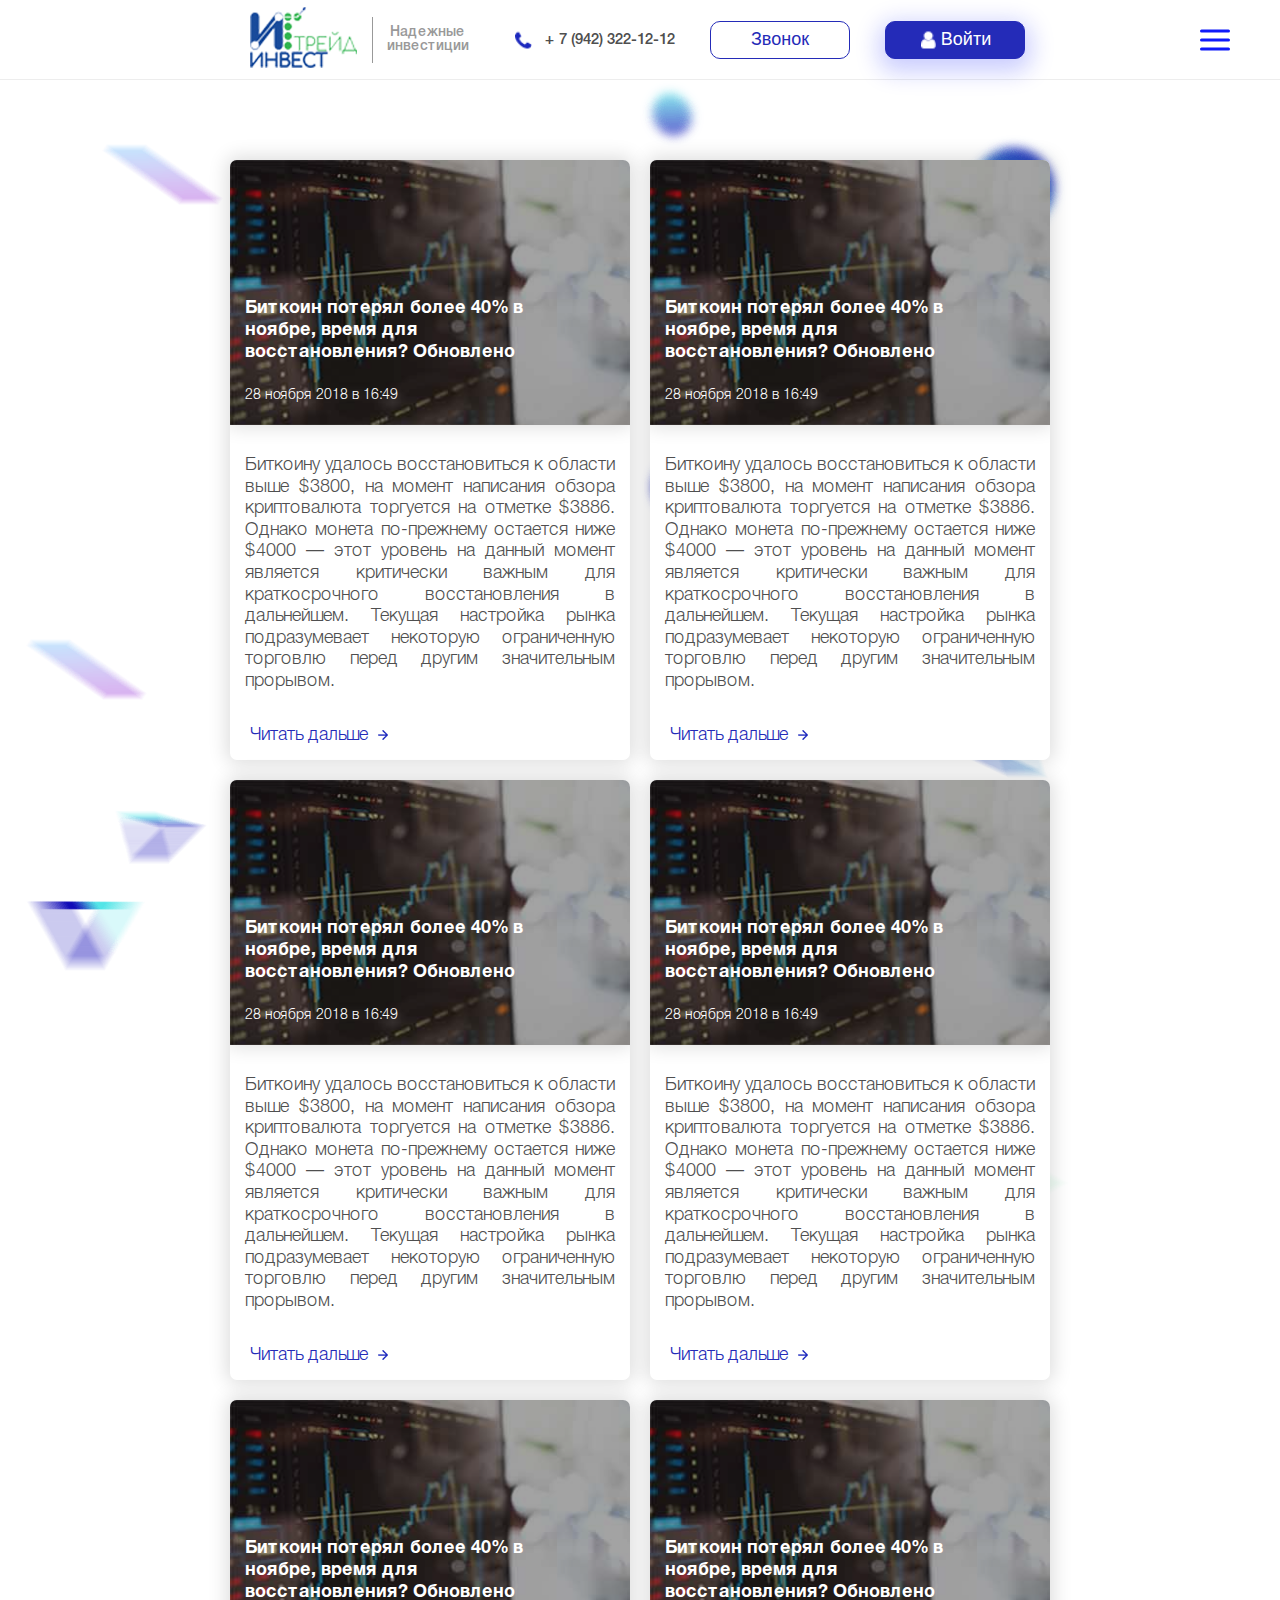
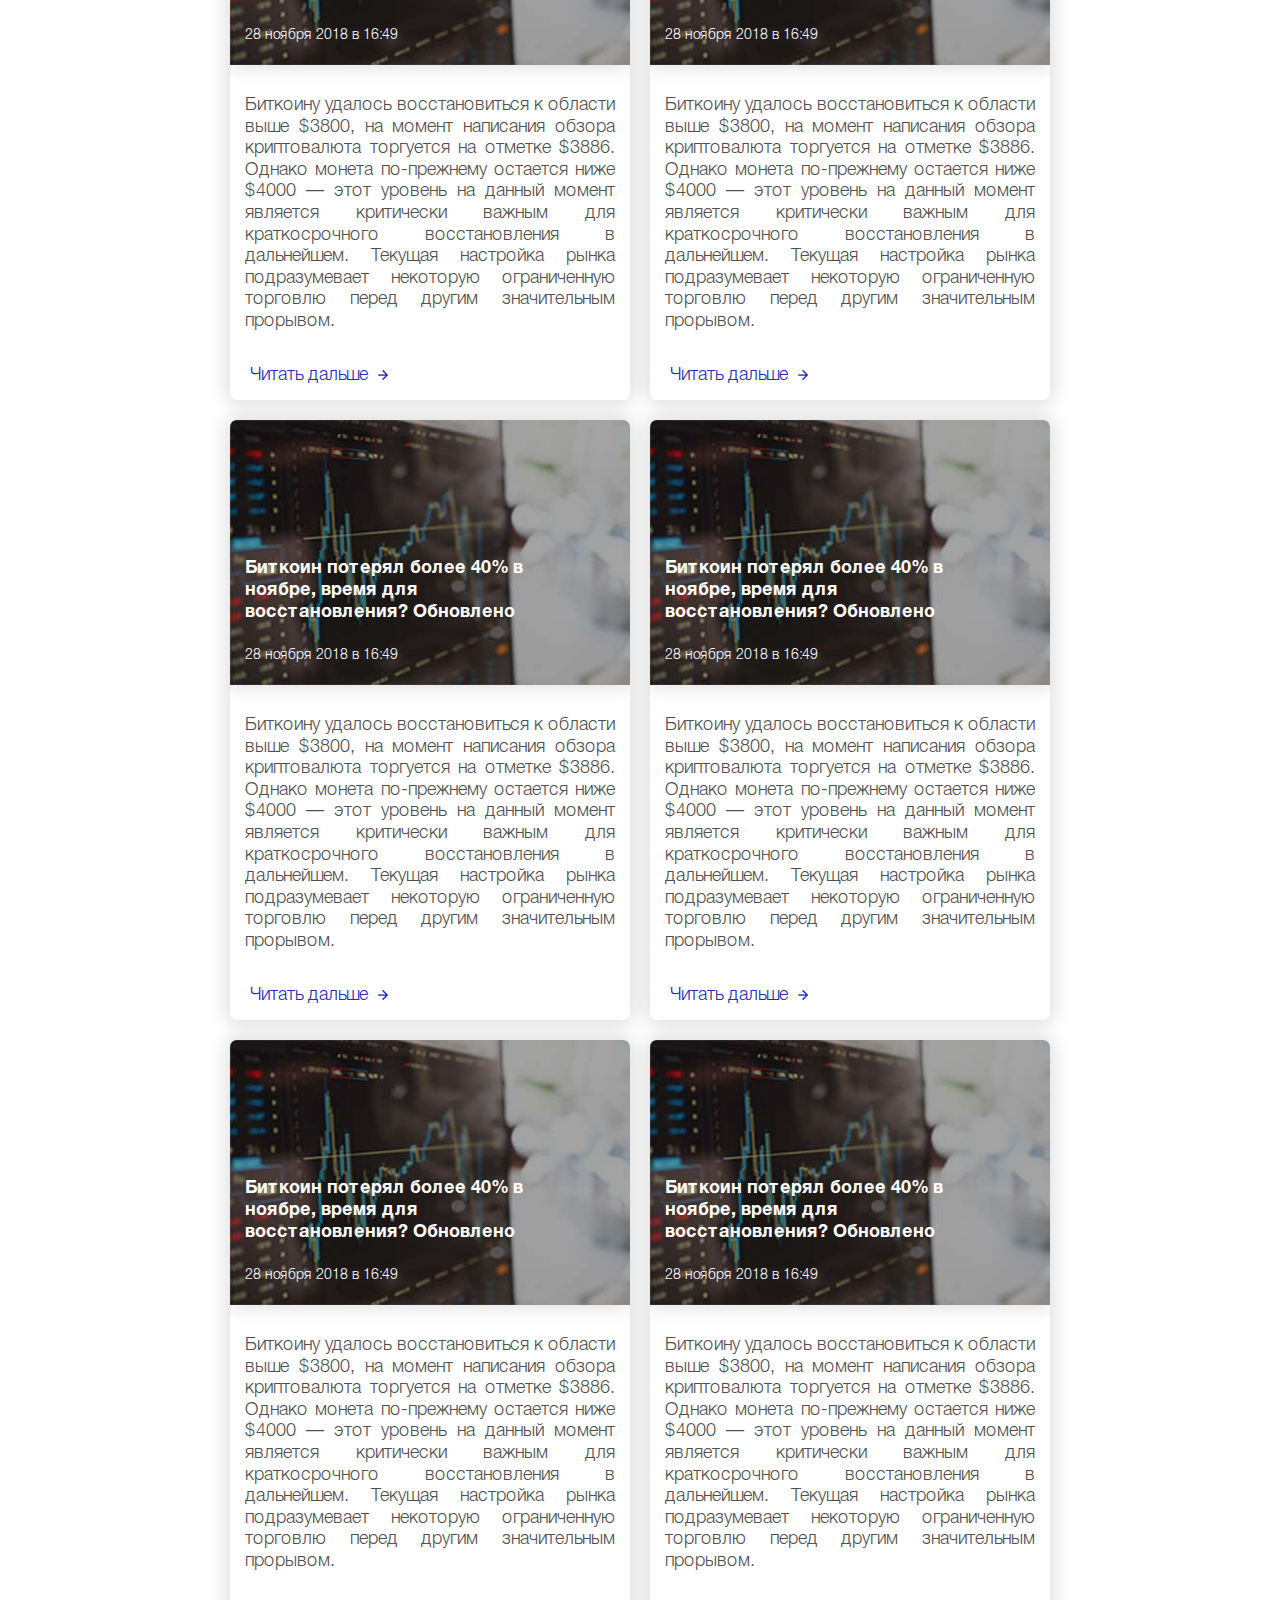
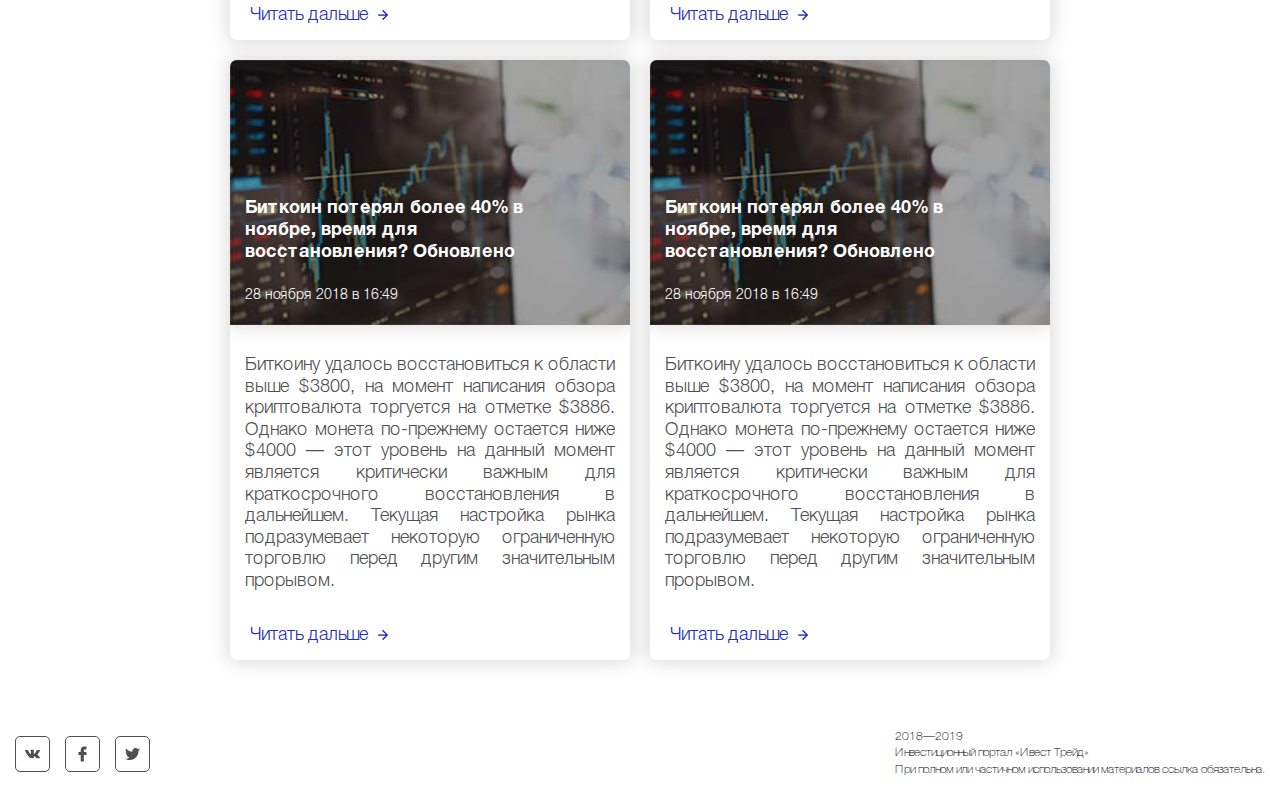
<file: news.html>
<!DOCTYPE html>
<html lang="en">

<head>
    <meta charset="UTF-8">
    <meta name="viewport" content="width=device-width, initial-scale=1.0">
    <meta http-equiv="X-UA-Compatible" content="ie=edge">
    <link rel="icon" href="img/invest_home_icon.png" type="image/gif" sizes="16x16">

    <title>Новости и акиции</title>
    <!-- ========== HYML5-css-styles ========== -->
    <link rel="stylesheet" href="css/jquery.fullPage.css">
    <link rel="stylesheet" href="fonts/fonts.css">
    <link rel="stylesheet" href="css/style.css">
    <link rel="stylesheet" href="css/media.css">
</head>

<body>
    <!-- ========== HTML5-header start ========== -->
    <header>
        <div class="header-container">
            <div class="invest-logo">
                <div class="logo-img">
                    <img src="img/general_header/logo.png" alt="logo">
                </div>
                <div class="company-name">
                    <p>Надежные инвестиции</p>
                </div>
            </div>
            <div class="invest-nav mySidenav">
                <div class="mobile-menu">
                    <div class="closer">
                        <span></span>
                        <span></span>
                    </div>
                    <ul>
                        <li><a href="index.html">Главная</a></li>
                        <li><a href="faq.html">FAQ</a></li>
                        <li><a href="programs.html">Инвестиционные прогрмаммы</a></li>
                        <li><a href="abutUs.html">О нас</a></li>
                        <li><a href="news.html" class="invest-active">Новости и акиции</a></li>
                        <li class="disp-none-tell"><a href="tel:+ 7 (942) 322-12-12">+ 7 (942) 322-12-12</a></li>
                    </ul>
                    <div class="call-btn call-disp-none btn-modal" data-val="callmodal">
                        <button>Звонок</button>
                    </div>
                </div>
            </div>
            <div class="call-and-sign">
                <div class="tell-number">
                    <a href="tel:+ 7 (942) 322-12-12">+ 7 (942) 322-12-12</a>
                </div>
                <div class="call-btn btn-modal " data-val="callmodal">
                    <button>Звонок</button>
                </div>
                <div class="sign-btn btn-f_bg">
                    <button>Войти</button>
                </div>
            </div>
            <div class="tooltip">
                <span></span>
                <span></span>
                <span></span>
            </div>
        </div>
    </header>
    <!-- ========== HTML5-header end ========== -->

    <!--  ========== Часто Новости и акиции start ========== -->
    <section class="scroller">
        <div class="container-news ">
            <div class="news-cnt">
                <a href="newspage.html">
                    <div class="news-cards">
                        <div class="news-img">
                            <img src="img/news/news_img.jpg" alt="news">
                            <div class="news-tittle">
                                <p>Биткоин потерял более 40%
                                    в ноябре, время для восстановления?
                                    Обновлено
                                </p>
                                <p> <span> 28 ноября 2018</span> в <span>16:49</span></p>
                            </div>
                        </div>
                        <div class="about-news">
                            <p>Биткоину удалось восстановиться к области выше $3800, на момент
                                написания обзора криптовалюта торгуется на отметке $3886. Однако монета по-прежнему
                                остается ниже $4000 — этот уровень
                                на данный момент является критически важным для краткосрочного восстановления в
                                дальнейшем. Текущая настройка
                                рынка подразумевает некоторую ограниченную торговлю перед другим значительным прорывом.</p>
                        </div>
                        <div class="learn-more-news">
                            <span>Читать дальше</span>
                        </div>
                    </div>
                </a>
                <a href="newspage.html">
                    <div class="news-cards">
                        <div class="news-img">
                            <img src="img/news/news_img.jpg" alt="news">
                            <div class="news-tittle">
                                <p>Биткоин потерял более 40%
                                    в ноябре, время для восстановления?
                                    Обновлено
                                </p>
                                <p> <span> 28 ноября 2018</span> в <span>16:49</span></p>
                            </div>
                        </div>
                        <div class="about-news">
                            <p>Биткоину удалось восстановиться к области выше $3800, на момент
                                написания обзора криптовалюта торгуется на отметке $3886. Однако монета по-прежнему
                                остается ниже $4000 — этот уровень
                                на данный момент является критически важным для краткосрочного восстановления в
                                дальнейшем. Текущая настройка
                                рынка подразумевает некоторую ограниченную торговлю перед другим значительным прорывом.</p>
                        </div>
                        <div class="learn-more-news">
                            <span>Читать дальше</span>
                        </div>
                    </div>
                </a>
                <a href="newspage.html">
                    <div class="news-cards">
                        <div class="news-img">
                            <img src="img/news/news_img.jpg" alt="news">
                            <div class="news-tittle">
                                <p>Биткоин потерял более 40%
                                    в ноябре, время для восстановления?
                                    Обновлено
                                </p>
                                <p> <span> 28 ноября 2018</span> в <span>16:49</span></p>
                            </div>
                        </div>
                        <div class="about-news">
                            <p>Биткоину удалось восстановиться к области выше $3800, на момент
                                написания обзора криптовалюта торгуется на отметке $3886. Однако монета по-прежнему
                                остается ниже $4000 — этот уровень
                                на данный момент является критически важным для краткосрочного восстановления в
                                дальнейшем. Текущая настройка
                                рынка подразумевает некоторую ограниченную торговлю перед другим значительным прорывом.</p>
                        </div>
                        <div class="learn-more-news">
                            <span>Читать дальше</span>
                        </div>
                    </div>
                </a>
                <a href="newspage.html">
                    <div class="news-cards">
                        <div class="news-img">
                            <img src="img/news/news_img.jpg" alt="news">
                            <div class="news-tittle">
                                <p>Биткоин потерял более 40%
                                    в ноябре, время для восстановления?
                                    Обновлено
                                </p>
                                <p> <span> 28 ноября 2018</span> в <span>16:49</span></p>
                            </div>
                        </div>
                        <div class="about-news">
                            <p>Биткоину удалось восстановиться к области выше $3800, на момент
                                написания обзора криптовалюта торгуется на отметке $3886. Однако монета по-прежнему
                                остается ниже $4000 — этот уровень
                                на данный момент является критически важным для краткосрочного восстановления в
                                дальнейшем. Текущая настройка
                                рынка подразумевает некоторую ограниченную торговлю перед другим значительным прорывом.</p>
                        </div>
                        <div class="learn-more-news">
                            <span>Читать дальше</span>
                        </div>
                    </div>
                </a>
                <a href="newspage.html">
                    <div class="news-cards">
                        <div class="news-img">
                            <img src="img/news/news_img.jpg" alt="news">
                            <div class="news-tittle">
                                <p>Биткоин потерял более 40%
                                    в ноябре, время для восстановления?
                                    Обновлено
                                </p>
                                <p> <span> 28 ноября 2018</span> в <span>16:49</span></p>
                            </div>
                        </div>
                        <div class="about-news">
                            <p>Биткоину удалось восстановиться к области выше $3800, на момент
                                написания обзора криптовалюта торгуется на отметке $3886. Однако монета по-прежнему
                                остается ниже $4000 — этот уровень
                                на данный момент является критически важным для краткосрочного восстановления в
                                дальнейшем. Текущая настройка
                                рынка подразумевает некоторую ограниченную торговлю перед другим значительным прорывом.</p>
                        </div>
                        <div class="learn-more-news">
                            <span>Читать дальше</span>
                        </div>
                    </div>
                </a>
                <a href="newspage.html">
                    <div class="news-cards">

                        <div class="news-img">
                            <img src="img/news/news_img.jpg" alt="news">
                            <div class="news-tittle">
                                <p>Биткоин потерял более 40%
                                    в ноябре, время для восстановления?
                                    Обновлено
                                </p>
                                <p> <span> 28 ноября 2018</span> в <span>16:49</span></p>
                            </div>
                        </div>
                        <div class="about-news">
                            <p>Биткоину удалось восстановиться к области выше $3800, на момент
                                написания обзора криптовалюта торгуется на отметке $3886. Однако монета по-прежнему
                                остается ниже $4000 — этот уровень
                                на данный момент является критически важным для краткосрочного восстановления в
                                дальнейшем. Текущая настройка
                                рынка подразумевает некоторую ограниченную торговлю перед другим значительным прорывом.</p>
                        </div>
                        <div class="learn-more-news">
                            <span>Читать дальше</span>
                        </div>
                    </div>
                </a>
                <a href="newspage.html">
                    <div class="news-cards">

                        <div class="news-img">
                            <img src="img/news/news_img.jpg" alt="news">
                            <div class="news-tittle">
                                <p>Биткоин потерял более 40%
                                    в ноябре, время для восстановления?
                                    Обновлено
                                </p>
                                <p> <span> 28 ноября 2018</span> в <span>16:49</span></p>
                            </div>
                        </div>
                        <div class="about-news">
                            <p>Биткоину удалось восстановиться к области выше $3800, на момент
                                написания обзора криптовалюта торгуется на отметке $3886. Однако монета по-прежнему
                                остается ниже $4000 — этот уровень
                                на данный момент является критически важным для краткосрочного восстановления в
                                дальнейшем. Текущая настройка
                                рынка подразумевает некоторую ограниченную торговлю перед другим значительным прорывом.</p>
                        </div>
                        <div class="learn-more-news">
                            <span>Читать дальше</span>
                        </div>
                    </div>
                </a>
                <a href="newspage.html">
                    <div class="news-cards">
                        <div class="news-img">
                            <img src="img/news/news_img.jpg" alt="news">
                            <div class="news-tittle">
                                <p>Биткоин потерял более 40%
                                    в ноябре, время для восстановления?
                                    Обновлено
                                </p>
                                <p> <span> 28 ноября 2018</span> в <span>16:49</span></p>
                            </div>
                        </div>
                        <div class="about-news">
                            <p>Биткоину удалось восстановиться к области выше $3800, на момент
                                написания обзора криптовалюта торгуется на отметке $3886. Однако монета по-прежнему
                                остается ниже $4000 — этот уровень
                                на данный момент является критически важным для краткосрочного восстановления в
                                дальнейшем. Текущая настройка
                                рынка подразумевает некоторую ограниченную торговлю перед другим значительным прорывом.</p>
                        </div>
                        <div class="learn-more-news">
                            <span>Читать дальше</span>
                        </div>
                    </div>
                </a>
                <a href="newspage.html">
                    <div class="news-cards">
                        <div class="news-img">
                            <img src="img/news/news_img.jpg" alt="news">
                            <div class="news-tittle">
                                <p>Биткоин потерял более 40%
                                    в ноябре, время для восстановления?
                                    Обновлено
                                </p>
                                <p> <span> 28 ноября 2018</span> в <span>16:49</span></p>
                            </div>
                        </div>
                        <div class="about-news">
                            <p>Биткоину удалось восстановиться к области выше $3800, на момент
                                написания обзора криптовалюта торгуется на отметке $3886. Однако монета по-прежнему
                                остается ниже $4000 — этот уровень
                                на данный момент является критически важным для краткосрочного восстановления в
                                дальнейшем. Текущая настройка
                                рынка подразумевает некоторую ограниченную торговлю перед другим значительным прорывом.</p>
                        </div>
                        <div class="learn-more-news">
                            <span>Читать дальше</span>
                        </div>
                    </div>
                </a>
                <a href="newspage.html">
                    <div class="news-cards">
                        <div class="news-img">
                            <img src="img/news/news_img.jpg" alt="news">
                            <div class="news-tittle">
                                <p>Биткоин потерял более 40%
                                    в ноябре, время для восстановления?
                                    Обновлено
                                </p>
                                <p> <span> 28 ноября 2018</span> в <span>16:49</span></p>
                            </div>
                        </div>
                        <div class="about-news">
                            <p>Биткоину удалось восстановиться к области выше $3800, на момент
                                написания обзора криптовалюта торгуется на отметке $3886. Однако монета по-прежнему
                                остается ниже $4000 — этот уровень
                                на данный момент является критически важным для краткосрочного восстановления в
                                дальнейшем. Текущая настройка
                                рынка подразумевает некоторую ограниченную торговлю перед другим значительным прорывом.</p>
                        </div>
                        <div class="learn-more-news">
                            <span>Читать дальше</span>
                        </div>
                    </div>
                </a>
                <a href="newspage.html">
                    <div class="news-cards">

                        <div class="news-img">
                            <img src="img/news/news_img.jpg" alt="news">
                            <div class="news-tittle">
                                <p>Биткоин потерял более 40%
                                    в ноябре, время для восстановления?
                                    Обновлено
                                </p>
                                <p> <span> 28 ноября 2018</span> в <span>16:49</span></p>
                            </div>
                        </div>
                        <div class="about-news">
                            <p>Биткоину удалось восстановиться к области выше $3800, на момент
                                написания обзора криптовалюта торгуется на отметке $3886. Однако монета по-прежнему
                                остается ниже $4000 — этот уровень
                                на данный момент является критически важным для краткосрочного восстановления в
                                дальнейшем. Текущая настройка
                                рынка подразумевает некоторую ограниченную торговлю перед другим значительным прорывом.</p>
                        </div>
                        <div class="learn-more-news">
                            <span>Читать дальше</span>
                        </div>
                    </div>
                </a>
                <a href="newspage.html">
                    <div class="news-cards">

                        <div class="news-img">
                            <img src="img/news/news_img.jpg" alt="news">
                            <div class="news-tittle">
                                <p>Биткоин потерял более 40%
                                    в ноябре, время для восстановления?
                                    Обновлено
                                </p>
                                <p> <span> 28 ноября 2018</span> в <span>16:49</span></p>
                            </div>
                        </div>
                        <div class="about-news">
                            <p>Биткоину удалось восстановиться к области выше $3800, на момент
                                написания обзора криптовалюта торгуется на отметке $3886. Однако монета по-прежнему
                                остается ниже $4000 — этот уровень
                                на данный момент является критически важным для краткосрочного восстановления в
                                дальнейшем. Текущая настройка
                                рынка подразумевает некоторую ограниченную торговлю перед другим значительным прорывом.</p>
                        </div>
                        <div class="learn-more-news">
                            <span>Читать дальше</span>
                        </div>
                    </div>
                </a>
            </div>
            <img src="img/faq/FAQ_bg/faq_icon_1.png" alt="icons" class="our_company_icon news-icon-1">
            <img src="img/faq/FAQ_bg/faq_icon_2.png" alt="icons" class="our_company_icon news-icon-2">
            <img src="img/faq/FAQ_bg/faq_icon_2.png" alt="icons" class="our_company_icon news-icon-3">
            <img src="img/faq/FAQ_bg/faq_icon_3.png" alt="icons" class="our_company_icon news-icon-4">
            <img src="img/faq/FAQ_bg/faq_icon_4.png" alt="icons" class="our_company_icon news-icon-5">
            <img src="img/faq/FAQ_bg/faq_icon_5.png" alt="icons" class="our_company_icon news-icon-6">
            <img src="img/faq/FAQ_bg/faq_icon_6.png" alt="icons" class="our_company_icon news-icon-7">
            <img src="img/faq/FAQ_bg/faq_icon_7.png" alt="icons" class="our_company_icon news-icon-8">
            <img src="img/faq/FAQ_bg/faq_icon_8.png" alt="icons" class="our_company_icon news-icon-9">
            <img src="img/faq/FAQ_bg/faq_icon_9.png" alt="icons" class="our_company_icon news-icon-10">
            <img src="img/faq/FAQ_bg/faq_icon_10.png" alt="icons" class="our_company_icon news-icon-11">
        </div>
    </section>
    <!--  ========== Часто задаваемые вопросы  end ========== -->

    <!-- ========== HTML5-footer start ========== -->
    <footer class="foter-relative">
        <div class="container">
            <div class="footer-container ">
                <div class="web-pages">
                    <ul>
                        <li><a href="https://vk.com/" target="_blank"><svg version="1.1" id="Capa_1" x="0px" y="0px"
                                    width="15px" height="16px" viewBox="0 0 548.358 548.358" style="enable-background:new 0 0 548.358 548.358;"
                                    xml:space="preserve">
                                    <g>
                                        <g>
                                            <path class="vk_svg" d="M545.451,400.298c-0.664-1.431-1.283-2.618-1.858-3.569c-9.514-17.135-27.695-38.167-54.532-63.102l-0.567-0.571  
											 l-0.284-0.28l-0.287-0.287h-0.288c-12.18-11.611-19.893-19.418-23.123-23.415c-5.91-7.614-7.234-15.321-4.004-23.13 
											   c2.282-5.9,10.854-18.36,25.696-37.397c7.807-10.089,13.99-18.175,18.556-24.267c32.931-43.78,47.208-71.756,42.828-83.939  
												l-1.701-2.847c-1.143-1.714-4.093-3.282-8.846-4.712c-4.764-1.427-10.853-1.663-18.278-0.712l-82.224,0.568
												   c-1.332-0.472-3.234-0.428-5.712,0.144c-2.475,0.572-3.713,0.859-3.713,0.859l-1.431,0.715l-1.136,0.859  
													c-0.952,0.568-1.999,1.567-3.142,2.995c-1.137,1.423-2.088,3.093-2.848,4.996c-8.952,23.031-19.13,44.444-30.553,64.238  
													 c-7.043,11.803-13.511,22.032-19.418,30.693c-5.899,8.658-10.848,15.037-14.842,19.126c-4,4.093-7.61,7.372-10.852,9.849  
													  c-3.237,2.478-5.708,3.525-7.419,3.142c-1.715-0.383-3.33-0.763-4.859-1.143c-2.663-1.714-4.805-4.045-6.42-6.995 
														c-1.622-2.95-2.714-6.663-3.285-11.136c-0.568-4.476-0.904-8.326-1-11.563c-0.089-3.233-0.048-7.806,0.145-13.706 
														  c0.198-5.903,0.287-9.897,0.287-11.991c0-7.234,0.141-15.085,0.424-23.555c0.288-8.47,0.521-15.181,0.716-20.125   
														  c0.194-4.949,0.284-10.185,0.284-15.705s-0.336-9.849-1-12.991c-0.656-3.138-1.663-6.184-2.99-9.137 
															c-1.335-2.95-3.289-5.232-5.853-6.852c-2.569-1.618-5.763-2.902-9.564-3.856c-10.089-2.283-22.936-3.518-38.547-3.71  
															 c-35.401-0.38-58.148,1.906-68.236,6.855c-3.997,2.091-7.614,4.948-10.848,8.562c-3.427,4.189-3.905,6.475-1.431,6.851 
															   c11.422,1.711,19.508,5.804,24.267,12.275l1.715,3.429c1.334,2.474,2.666,6.854,3.999,13.134c1.331,6.28,2.19,13.227,2.568,20.837  
																c0.95,13.897,0.95,25.793,0,35.689c-0.953,9.9-1.853,17.607-2.712,23.127c-0.859,5.52-2.143,9.993-3.855,13.418  
																 c-1.715,3.426-2.856,5.52-3.428,6.28c-0.571,0.76-1.047,1.239-1.425,1.427c-2.474,0.948-5.047,1.431-7.71,1.431  
																  c-2.667,0-5.901-1.334-9.707-4c-3.805-2.666-7.754-6.328-11.847-10.992c-4.093-4.665-8.709-11.184-13.85-19.558   
																  c-5.137-8.374-10.467-18.271-15.987-29.691l-4.567-8.282c-2.855-5.328-6.755-13.086-11.704-23.267 
																	c-4.952-10.185-9.329-20.037-13.134-29.554c-1.521-3.997-3.806-7.04-6.851-9.134l-1.429-0.859c-0.95-0.76-2.475-1.567-4.567-2.427  
																	 c-2.095-0.859-4.281-1.475-6.567-1.854l-78.229,0.568c-7.994,0-13.418,1.811-16.274,5.428l-1.143,1.711 
																	   C0.288,140.146,0,141.668,0,143.763c0,2.094,0.571,4.664,1.714,7.707c11.42,26.84,23.839,52.725,37.257,77.659 
																		c13.418,24.934,25.078,45.019,34.973,60.237c9.897,15.229,19.985,29.602,30.264,43.112c10.279,13.515,17.083,22.176,20.412,25.981  
																		 c3.333,3.812,5.951,6.662,7.854,8.565l7.139,6.851c4.568,4.569,11.276,10.041,20.127,16.416 
																		   c8.853,6.379,18.654,12.659,29.408,18.85c10.756,6.181,23.269,11.225,37.546,15.126c14.275,3.905,28.169,5.472,41.684,4.716h32.834   
																		   c6.659-0.575,11.704-2.669,15.133-6.283l1.136-1.431c0.764-1.136,1.479-2.901,2.139-5.276c0.668-2.379,1-5,1-7.851  
																			c-0.195-8.183,0.428-15.558,1.852-22.124c1.423-6.564,3.045-11.513,4.859-14.846c1.813-3.33,3.859-6.14,6.136-8.418   
																			c2.282-2.283,3.908-3.666,4.862-4.142c0.948-0.479,1.705-0.804,2.276-0.999c4.568-1.522,9.944-0.048,16.136,4.429 
																			  c6.187,4.473,11.99,9.996,17.418,16.56c5.425,6.57,11.943,13.941,19.555,22.124c7.617,8.186,14.277,14.271,19.985,18.274 
																				l5.708,3.426c3.812,2.286,8.761,4.38,14.853,6.283c6.081,1.902,11.409,2.378,15.984,1.427l73.087-1.14 
																				  c7.229,0,12.854-1.197,16.844-3.572c3.998-2.379,6.373-5,7.139-7.851c0.764-2.854,0.805-6.092,0.145-9.712
																				    C546.782,404.25,546.115,401.725,545.451,400.298z"
                                                data-original="#000000" fill="#000000" />
                                        </g>
                                    </g>
                                </svg></a></li>
                        <li><a href="https://www.facebook.com/" target="_blank">
                                <svg version="1.1" id="Capa_1" x="0px" y="0px" width="15px" height="16px" viewBox="0 0 96.124 96.123"
                                    style="enable-background:new 0 0 96.124 96.123;" xml:space="preserve" class="">
                                    <g>
                                        <g>
                                            <path class="fb_svg" d="M72.089,0.02L59.624,0C45.62,0,36.57,9.285,36.57,23.656v10.907H24.037c-1.083,0-1.96,0.878-1.96,1.961v15.803  
								 c0,1.083,0.878,1.96,1.96,1.96h12.533v39.876c0,1.083,0.877,1.96,1.96,1.96h16.352c1.083,0,1.96-0.878,1.96-1.96V54.287h14.654  
								  c1.083,0,1.96-0.877,1.96-1.96l0.006-15.803c0-0.52-0.207-1.018-0.574-1.386c-0.367-0.368-0.867-0.575-1.387-0.575H56.842v-9.246  
								   c0-4.444,1.059-6.7,6.848-6.7l8.397-0.003c1.082,0,1.959-0.878,1.959-1.96V1.98C74.046,0.899,73.17,0.022,72.089,0.02z"
                                                data-original="#000000" fill="#000000" />
                                        </g>
                                    </g>
                                </svg>
                            </a>
                        </li>
                        <li><a href="https://twitter.com/" target="_blank">
                                <svg version="1.1" id="Capa_1" x="0px" y="0px" viewBox="0 0 612 612" style="enable-background:new 0 0 612 612;"
                                    xml:space="preserve" width="15px" height="16px">
                                    <g>
                                        <g>
                                            <g>
                                                <path class="tw_svg" d="M612,116.258c-22.525,9.981-46.694,16.75-72.088,19.772c25.929-15.527,45.777-40.155,55.184-69.411 
										   c-24.322,14.379-51.169,24.82-79.775,30.48c-22.907-24.437-55.49-39.658-91.63-39.658c-69.334,0-125.551,56.217-125.551,125.513  
											 c0,9.828,1.109,19.427,3.251,28.606C197.065,206.32,104.556,156.337,42.641,80.386c-10.823,18.51-16.98,40.078-16.98,63.101  
											   c0,43.559,22.181,81.993,55.835,104.479c-20.575-0.688-39.926-6.348-56.867-15.756v1.568c0,60.806,43.291,111.554,100.693,123.104   
												c-10.517,2.83-21.607,4.398-33.08,4.398c-8.107,0-15.947-0.803-23.634-2.333c15.985,49.907,62.336,86.199,117.253,87.194 
												   c-42.947,33.654-97.099,53.655-155.916,53.655c-10.134,0-20.116-0.612-29.944-1.721c55.567,35.681,121.536,56.485,192.438,56.485  
												     c230.948,0,357.188-191.291,357.188-357.188l-0.421-16.253C573.872,163.526,595.211,141.422,612,116.258z"
                                                    data-original="#010002" class="active-path" fill="#010002" />
                                            </g>
                                        </g>
                                    </g>
                                </svg>
                            </a>
                        </li>
                    </ul>
                </div>
                <div class="company">
                    <h3>2018—2019</h3>
                    <span>Инвестиционный портал «Ивест Трейд»</span>
                    <p>При полном или частичном использовании материалов ссылка обязательна.</p>
                </div>
            </div>
        </div>

    </footer>
    <!-- ========== HTML5-footer end ========== -->

    <div id="callmodal" class="modal" data-nd='calls'>
        <!-- Modal content -->
        <div class="modal-content">
            <div class="modal-cards">
                <div class="modal-close">
                    <span class="close">
                        X
                    </span>
                </div>
                <div class="submit-app-tittle">
                    <h3>Оставить заявку</h3>
                </div>
                <div class="inputs-for-app-submit">
                    <label>
                        <input type="text" placeholder="Имя">
                    </label>
                    <label>
                        <input type="text" id='phone-1' data-inputmask="'mask': '+7 (999)-999-999-999'" placeholder="+7 (___)___-__-___">
                    </label>
                </div>
                <div class="app-btn btn-f_bg">
                    <button>оставить заявку</button>
                </div>
            </div>
        </div>
    </div>
    <script src="js/jquery-3.2.1.min.js"></script>
    <script src="js/anime.min.js"></script>
    <script src="js/jquery.mask.js"></script>
    <script src="js/script.js"></script>
    <script>


        // =================== modal maney cardss ===================
        $('.btn-modal').on('click', function () {
            var attr = $(this).attr('data-val');
            var modal = $('#' + attr);
            modal.removeClass('out')
            $('body').css({ overflow: 'hidden ' })
            modal.fadeIn()
        })

        $('.modal-close').on('click', function () {
            var prt = $(this).parents('.modal');
            prt.addClass('out')
            setTimeout(function () {
                prt.fadeOut();

            }, 100)
            $('body').css({ overflow: 'visible ' })
        })

        $(window).on('click', function (event) {
            $('.modal').each(function () {
                var gtattr = $(this).attr('id');
                var new_mod = $('#' + gtattr);
                var md_cnt = $(new_mod).find('.modal-content')

                if (event.target === $(md_cnt)[0]) {
                    setTimeout(function () {
                        $(new_mod).addClass('out')
                        $(new_mod).fadeOut()
                        $('body').css({ overflow: 'visible ' })
                    }, 100)
                    $('body').css({ overflow: 'visible ' })
                }
            })
        })

    </script>
</body>

</html>
</file>
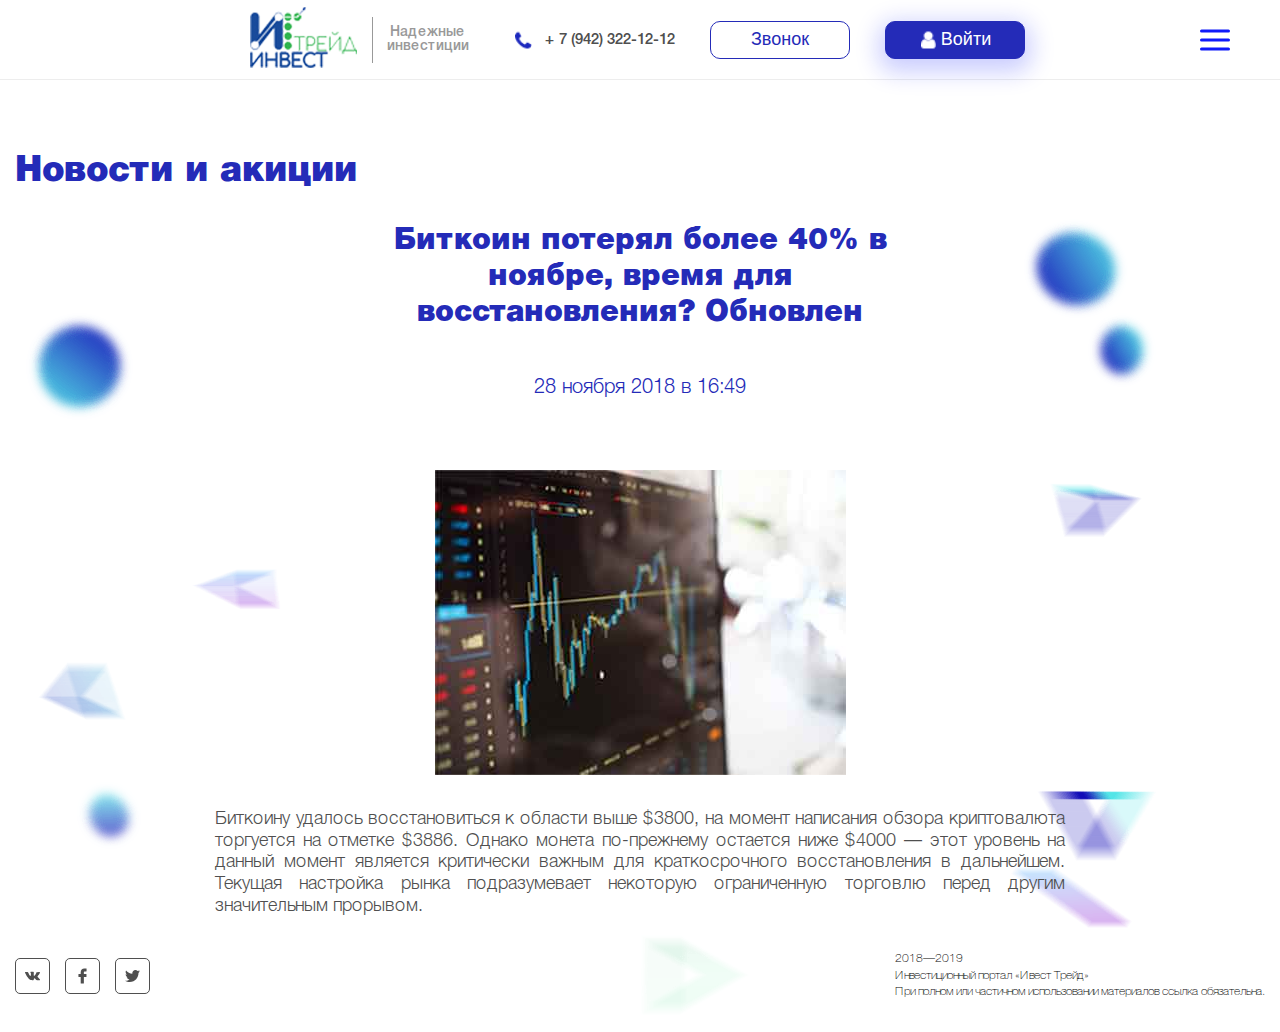
<file: newspage.html>
<!DOCTYPE html>
<html lang="en">

<head>
    <meta charset="UTF-8">
    <meta name="viewport" content="width=device-width, initial-scale=1.0">
    <meta http-equiv="X-UA-Compatible" content="ie=edge">
    <link rel="icon" href="img/invest_home_icon.png" type="image/gif" sizes="16x16">

    <title>Новости</title>
    <!-- ========== HYML5-css-styles ========== -->
    <link rel="stylesheet" href="css/jquery.fullPage.css">
    <link rel="stylesheet" href="fonts/fonts.css">
    <link rel="stylesheet" href="css/style.css">
    <link rel="stylesheet" href="css/media.css">
</head>

<body>
    <!-- ========== HTML5-header start ========== -->
    <header>
        <div class="header-container">
            <div class="invest-logo">
                <div class="logo-img">
                    <img src="img/general_header/logo.png" alt="logo">
                </div>
                <div class="company-name">
                    <p>Надежные инвестиции</p>
                </div>
            </div>
            <div class="invest-nav mySidenav">
                <div class="mobile-menu">
                    <div class="closer">
                        <span></span>
                        <span></span>
                    </div>
                    <ul>
                        <li><a href="index.html">Главная</a></li>
                        <li><a href="faq.html" >FAQ</a></li>
                        <li><a href="programs.html">Инвестиционные прогрмаммы</a></li>
                        <li><a href="abutUs.html">О нас</a></li>
                        <li><a href="news.html" class="invest-active">Новости и акиции</a></li>
                        <li class="disp-none-tell"><a href="tel:+ 7 (942) 322-12-12">+ 7 (942) 322-12-12</a></li>
                    </ul>
                    <div class="call-btn call-disp-none btn-modal" data-val="callmodal">
                        <button>Звонок</button>
                    </div>
                </div>
            </div>
            <div class="call-and-sign">
                <div class="tell-number">
                    <a href="tel:+ 7 (942) 322-12-12">+ 7 (942) 322-12-12</a>
                </div>
                <div class="call-btn btn-modal " data-val="callmodal">
                    <button>Звонок</button>
                </div>
                <div class="sign-btn btn-f_bg">
                    <button>Войти</button>
                </div>
            </div>
            <div class="tooltip">
                <span></span>
                <span></span>
                <span></span>
            </div>
        </div>
    </header>
    <!-- ========== HTML5-header end ========== -->

    <!--  ========== Часто задаваемые вопросы  start ========== -->
    <section class="scroller">
        <div class="container news-page">
            <div class="frequently-cnt">
                <div class="frequently-tittle">
                    <h1>Новости и акиции</h1>
                </div>

                <div class="new-spage">
                    <div class="news-page-tittle">
                        <h3>Биткоин потерял более 40%
                            в ноябре, время для восстановления?
                            Обновлен</h3>
                        <p> <span> 28 ноября 2018</span> в <span>16:49</span></p>
                    </div>

                    <div class="nues-page-img">
                        <img src="img/news/news_img.jpg" alt="news">
                    </div>
                    <div class="about-this-news">
                        Биткоину удалось восстановиться к области выше $3800, на момент
                                написания обзора криптовалюта торгуется на отметке $3886. Однако монета по-прежнему
                                остается ниже $4000 — этот уровень
                                на данный момент является критически важным для краткосрочного восстановления в
                                дальнейшем. Текущая настройка
                                рынка подразумевает некоторую ограниченную торговлю перед другим значительным прорывом.
                    </div>

                </div>
            </div>


            <img src="img/faq/FAQ_bg/faq_icon_1.png" alt="icons" class="our_company_icon faq-icon-3">
            <img src="img/faq/FAQ_bg/faq_icon_2.png" alt="icons" class="our_company_icon faq-icon-6">
            <img src="img/faq/FAQ_bg/faq_icon_3.png" alt="icons" class="our_company_icon faq-icon-9">
            <img src="img/faq/FAQ_bg/faq_icon_4.png" alt="icons" class="our_company_icon faq-icon-11">
            <img src="img/faq/FAQ_bg/faq_icon_5.png" alt="icons" class="our_company_icon faq-icon-13">
            <img src="img/faq/FAQ_bg/faq_icon_6.png" alt="icons" class="our_company_icon faq-icon-15">
            <img src="img/faq/FAQ_bg/faq_icon_7.png" alt="icons" class="our_company_icon faq-icon-17">
            <img src="img/faq/FAQ_bg/faq_icon_8.png" alt="icons" class="our_company_icon faq-icon-19">
            <img src="img/faq/FAQ_bg/faq_icon_9.png" alt="icons" class="our_company_icon faq-icon-21">
            <img src="img/faq/FAQ_bg/faq_icon_10.png" alt="icons" class="our_company_icon faq-icon-23">

        </div>
    </section>

    <!--  ========== Часто задаваемые вопросы  end ========== -->

    <!-- ========== HTML5-footer start ========== -->
    <footer class="foter-relative">
        <div class="container">
            <div class="footer-container ">

                <div class="web-pages">
                    <ul>
                        <li><a href="https://vk.com/" target="_blank"><svg version="1.1" id="Capa_1" x="0px" y="0px"
                                    width="15px" height="16px" viewBox="0 0 548.358 548.358" style="enable-background:new 0 0 548.358 548.358;"
                                    xml:space="preserve">
                                    <g>
                                        <g>
                                            <path class="vk_svg" d="M545.451,400.298c-0.664-1.431-1.283-2.618-1.858-3.569c-9.514-17.135-27.695-38.167-54.532-63.102l-0.567-0.571  
											 l-0.284-0.28l-0.287-0.287h-0.288c-12.18-11.611-19.893-19.418-23.123-23.415c-5.91-7.614-7.234-15.321-4.004-23.13 
											   c2.282-5.9,10.854-18.36,25.696-37.397c7.807-10.089,13.99-18.175,18.556-24.267c32.931-43.78,47.208-71.756,42.828-83.939  
												l-1.701-2.847c-1.143-1.714-4.093-3.282-8.846-4.712c-4.764-1.427-10.853-1.663-18.278-0.712l-82.224,0.568
												   c-1.332-0.472-3.234-0.428-5.712,0.144c-2.475,0.572-3.713,0.859-3.713,0.859l-1.431,0.715l-1.136,0.859  
													c-0.952,0.568-1.999,1.567-3.142,2.995c-1.137,1.423-2.088,3.093-2.848,4.996c-8.952,23.031-19.13,44.444-30.553,64.238  
													 c-7.043,11.803-13.511,22.032-19.418,30.693c-5.899,8.658-10.848,15.037-14.842,19.126c-4,4.093-7.61,7.372-10.852,9.849  
													  c-3.237,2.478-5.708,3.525-7.419,3.142c-1.715-0.383-3.33-0.763-4.859-1.143c-2.663-1.714-4.805-4.045-6.42-6.995 
														c-1.622-2.95-2.714-6.663-3.285-11.136c-0.568-4.476-0.904-8.326-1-11.563c-0.089-3.233-0.048-7.806,0.145-13.706 
														  c0.198-5.903,0.287-9.897,0.287-11.991c0-7.234,0.141-15.085,0.424-23.555c0.288-8.47,0.521-15.181,0.716-20.125   
														  c0.194-4.949,0.284-10.185,0.284-15.705s-0.336-9.849-1-12.991c-0.656-3.138-1.663-6.184-2.99-9.137 
															c-1.335-2.95-3.289-5.232-5.853-6.852c-2.569-1.618-5.763-2.902-9.564-3.856c-10.089-2.283-22.936-3.518-38.547-3.71  
															 c-35.401-0.38-58.148,1.906-68.236,6.855c-3.997,2.091-7.614,4.948-10.848,8.562c-3.427,4.189-3.905,6.475-1.431,6.851 
															   c11.422,1.711,19.508,5.804,24.267,12.275l1.715,3.429c1.334,2.474,2.666,6.854,3.999,13.134c1.331,6.28,2.19,13.227,2.568,20.837  
																c0.95,13.897,0.95,25.793,0,35.689c-0.953,9.9-1.853,17.607-2.712,23.127c-0.859,5.52-2.143,9.993-3.855,13.418  
																 c-1.715,3.426-2.856,5.52-3.428,6.28c-0.571,0.76-1.047,1.239-1.425,1.427c-2.474,0.948-5.047,1.431-7.71,1.431  
																  c-2.667,0-5.901-1.334-9.707-4c-3.805-2.666-7.754-6.328-11.847-10.992c-4.093-4.665-8.709-11.184-13.85-19.558   
																  c-5.137-8.374-10.467-18.271-15.987-29.691l-4.567-8.282c-2.855-5.328-6.755-13.086-11.704-23.267 
																	c-4.952-10.185-9.329-20.037-13.134-29.554c-1.521-3.997-3.806-7.04-6.851-9.134l-1.429-0.859c-0.95-0.76-2.475-1.567-4.567-2.427  
																	 c-2.095-0.859-4.281-1.475-6.567-1.854l-78.229,0.568c-7.994,0-13.418,1.811-16.274,5.428l-1.143,1.711 
																	   C0.288,140.146,0,141.668,0,143.763c0,2.094,0.571,4.664,1.714,7.707c11.42,26.84,23.839,52.725,37.257,77.659 
																		c13.418,24.934,25.078,45.019,34.973,60.237c9.897,15.229,19.985,29.602,30.264,43.112c10.279,13.515,17.083,22.176,20.412,25.981  
																		 c3.333,3.812,5.951,6.662,7.854,8.565l7.139,6.851c4.568,4.569,11.276,10.041,20.127,16.416 
																		   c8.853,6.379,18.654,12.659,29.408,18.85c10.756,6.181,23.269,11.225,37.546,15.126c14.275,3.905,28.169,5.472,41.684,4.716h32.834   
																		   c6.659-0.575,11.704-2.669,15.133-6.283l1.136-1.431c0.764-1.136,1.479-2.901,2.139-5.276c0.668-2.379,1-5,1-7.851  
																			c-0.195-8.183,0.428-15.558,1.852-22.124c1.423-6.564,3.045-11.513,4.859-14.846c1.813-3.33,3.859-6.14,6.136-8.418   
																			c2.282-2.283,3.908-3.666,4.862-4.142c0.948-0.479,1.705-0.804,2.276-0.999c4.568-1.522,9.944-0.048,16.136,4.429 
																			  c6.187,4.473,11.99,9.996,17.418,16.56c5.425,6.57,11.943,13.941,19.555,22.124c7.617,8.186,14.277,14.271,19.985,18.274 
																				l5.708,3.426c3.812,2.286,8.761,4.38,14.853,6.283c6.081,1.902,11.409,2.378,15.984,1.427l73.087-1.14 
																				  c7.229,0,12.854-1.197,16.844-3.572c3.998-2.379,6.373-5,7.139-7.851c0.764-2.854,0.805-6.092,0.145-9.712
																				    C546.782,404.25,546.115,401.725,545.451,400.298z"
                                                data-original="#000000" fill="#000000" />
                                        </g>
                                    </g>
                                </svg></a></li>
                        <li><a href="https://www.facebook.com/" target="_blank">
                                <svg version="1.1" id="Capa_1" x="0px" y="0px" width="15px" height="16px" viewBox="0 0 96.124 96.123"
                                    style="enable-background:new 0 0 96.124 96.123;" xml:space="preserve" class="">
                                    <g>
                                        <g>
                                            <path class="fb_svg" d="M72.089,0.02L59.624,0C45.62,0,36.57,9.285,36.57,23.656v10.907H24.037c-1.083,0-1.96,0.878-1.96,1.961v15.803  
								 c0,1.083,0.878,1.96,1.96,1.96h12.533v39.876c0,1.083,0.877,1.96,1.96,1.96h16.352c1.083,0,1.96-0.878,1.96-1.96V54.287h14.654  
								  c1.083,0,1.96-0.877,1.96-1.96l0.006-15.803c0-0.52-0.207-1.018-0.574-1.386c-0.367-0.368-0.867-0.575-1.387-0.575H56.842v-9.246  
								   c0-4.444,1.059-6.7,6.848-6.7l8.397-0.003c1.082,0,1.959-0.878,1.959-1.96V1.98C74.046,0.899,73.17,0.022,72.089,0.02z"
                                                data-original="#000000" fill="#000000" />
                                        </g>
                                    </g>
                                </svg>
                            </a>
                        </li>
                        <li><a href="https://twitter.com/" target="_blank">
                                <svg version="1.1" id="Capa_1" x="0px" y="0px" viewBox="0 0 612 612" style="enable-background:new 0 0 612 612;"
                                    xml:space="preserve" width="15px" height="16px">
                                    <g>
                                        <g>
                                            <g>
                                                <path class="tw_svg" d="M612,116.258c-22.525,9.981-46.694,16.75-72.088,19.772c25.929-15.527,45.777-40.155,55.184-69.411 
										   c-24.322,14.379-51.169,24.82-79.775,30.48c-22.907-24.437-55.49-39.658-91.63-39.658c-69.334,0-125.551,56.217-125.551,125.513  
											 c0,9.828,1.109,19.427,3.251,28.606C197.065,206.32,104.556,156.337,42.641,80.386c-10.823,18.51-16.98,40.078-16.98,63.101  
											   c0,43.559,22.181,81.993,55.835,104.479c-20.575-0.688-39.926-6.348-56.867-15.756v1.568c0,60.806,43.291,111.554,100.693,123.104   
												c-10.517,2.83-21.607,4.398-33.08,4.398c-8.107,0-15.947-0.803-23.634-2.333c15.985,49.907,62.336,86.199,117.253,87.194 
												   c-42.947,33.654-97.099,53.655-155.916,53.655c-10.134,0-20.116-0.612-29.944-1.721c55.567,35.681,121.536,56.485,192.438,56.485  
												     c230.948,0,357.188-191.291,357.188-357.188l-0.421-16.253C573.872,163.526,595.211,141.422,612,116.258z"
                                                    data-original="#010002" class="active-path" fill="#010002" />
                                            </g>
                                        </g>
                                    </g>
                                </svg>
                            </a>
                        </li>
                    </ul>
                </div>
                <div class="company">
                    <h3>2018—2019</h3>
                    <span>Инвестиционный портал «Ивест Трейд»</span>
                    <p>При полном или частичном использовании материалов ссылка обязательна.</p>
                </div>
            </div>
        </div>

    </footer>
    <!-- ========== HTML5-footer end ========== -->
    <!-- modal  for maney cards -->

    <div id="modalcardsmaney" class="modal" data-nd='cards'>
        <!-- Modal content -->
        <div class="modal-content">
            <div class="modal-cards">
                <div class="modal-close">
                    <span class="close">
                        X
                    </span>
                </div>
                <div class="submit-app-tittle">
                    <h3>Оставить заявку</h3>
                </div>
                <div class="inputs-for-app-submit">
                    <label>
                        <input type="text" placeholder="Имя">
                    </label>
                    <label>
                        <input type="text" id='phone-1' data-inputmask="'mask': '+7 (999)-999-999-999'" placeholder="+7 (___)___-__-___">
                    </label>
                    <textarea placeholder="Опишите себя здесь"></textarea>
                </div>
                <div class="app-btn btn-f_bg">
                    <button>оставить заявку</button>
                </div>
            </div>
        </div>
    </div>
    <!--  modal for call -->



    <div id="callmodal" class="modal" data-nd='calls'>
        <!-- Modal content -->
        <div class="modal-content">
            <div class="modal-cards">
                <div class="modal-close">
                    <span class="close">
                        X
                    </span>
                </div>
                <div class="submit-app-tittle">
                    <h3>Оставить заявку</h3>
                </div>
                <div class="inputs-for-app-submit">
                    <label>
                        <input type="text" placeholder="Имя">
                    </label>
                    <label>
                        <input type="text" id='phone-1' data-inputmask="'mask': '+7 (999)-999-999-999'" placeholder="+7 (___)___-__-___">
                    </label>
                </div>
                <div class="app-btn btn-f_bg">
                    <button>оставить заявку</button>
                </div>
            </div>
        </div>
    </div>
    <script src="js/jquery-3.2.1.min.js"></script>
    <script src="js/anime.min.js"></script>
    <script src="js/jquery.mask.js"></script>
    <script src="js/script.js"></script>
    <script>

        // / for documents collaps
        $(function () {
            var Accordion = function (el, multiple) {
                this.el = el || {};
                this.multiple = multiple || false;

                // Variables privadas
                var links = this.el.find('.link');
                // Evento
                links.on('click', { el: this.el, multiple: this.multiple }, this.dropdown)
            }

            Accordion.prototype.dropdown = function (e) {
                var $el = e.data.el;
                $this = $(this),
                    $next = $this.next();

                $next.slideToggle();
                $this.parent().toggleClass('open');

                if (!e.data.multiple) {
                    $el.find('.submenu').not($next).slideUp().parent().removeClass('open');
                };
            }

            var accordion = new Accordion($('#accordion'), false);
        });

        // =================== modal maney cardss ===================
        $('.btn-modal').on('click', function () {
            var attr = $(this).attr('data-val');
            var modal = $('#' + attr);
            modal.removeClass('out')
            $('body').css({ overflow: 'hidden ' })
            modal.fadeIn()
        })

        $('.modal-close').on('click', function () {
            var prt = $(this).parents('.modal');
            prt.addClass('out')
            setTimeout(function () {
                prt.fadeOut();

            }, 100)
            $('body').css({ overflow: 'visible ' })
        })

        $(window).on('click', function (event) {
            $('.modal').each(function () {
                var gtattr = $(this).attr('id');
                var new_mod = $('#' + gtattr);
                var md_cnt = $(new_mod).find('.modal-content')

                if (event.target === $(md_cnt)[0]) {
                    setTimeout(function () {
                        $(new_mod).addClass('out')
                        $(new_mod).fadeOut()
                        $('body').css({ overflow: 'visible ' })
                    }, 100)
                    $('body').css({ overflow: 'visible ' })
                }
            })
        })

    </script>

</body>

</html>
</file>
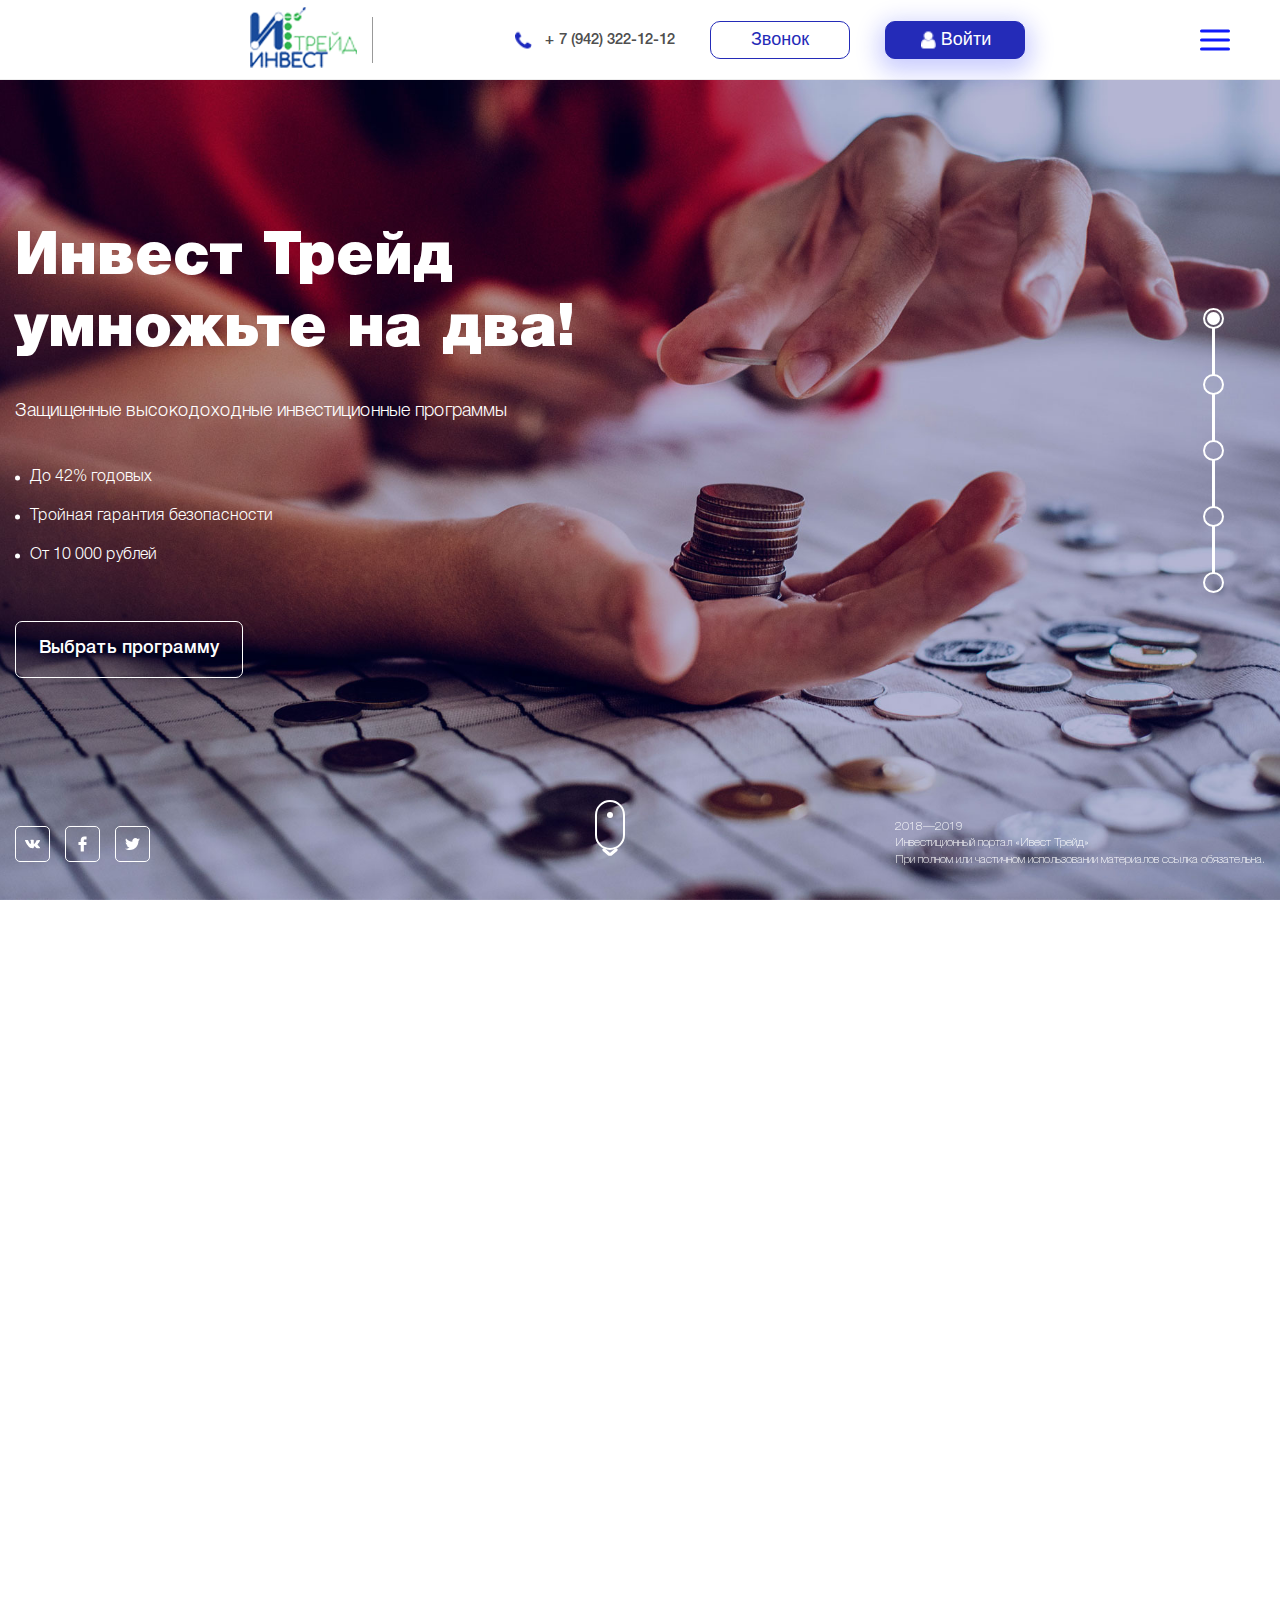
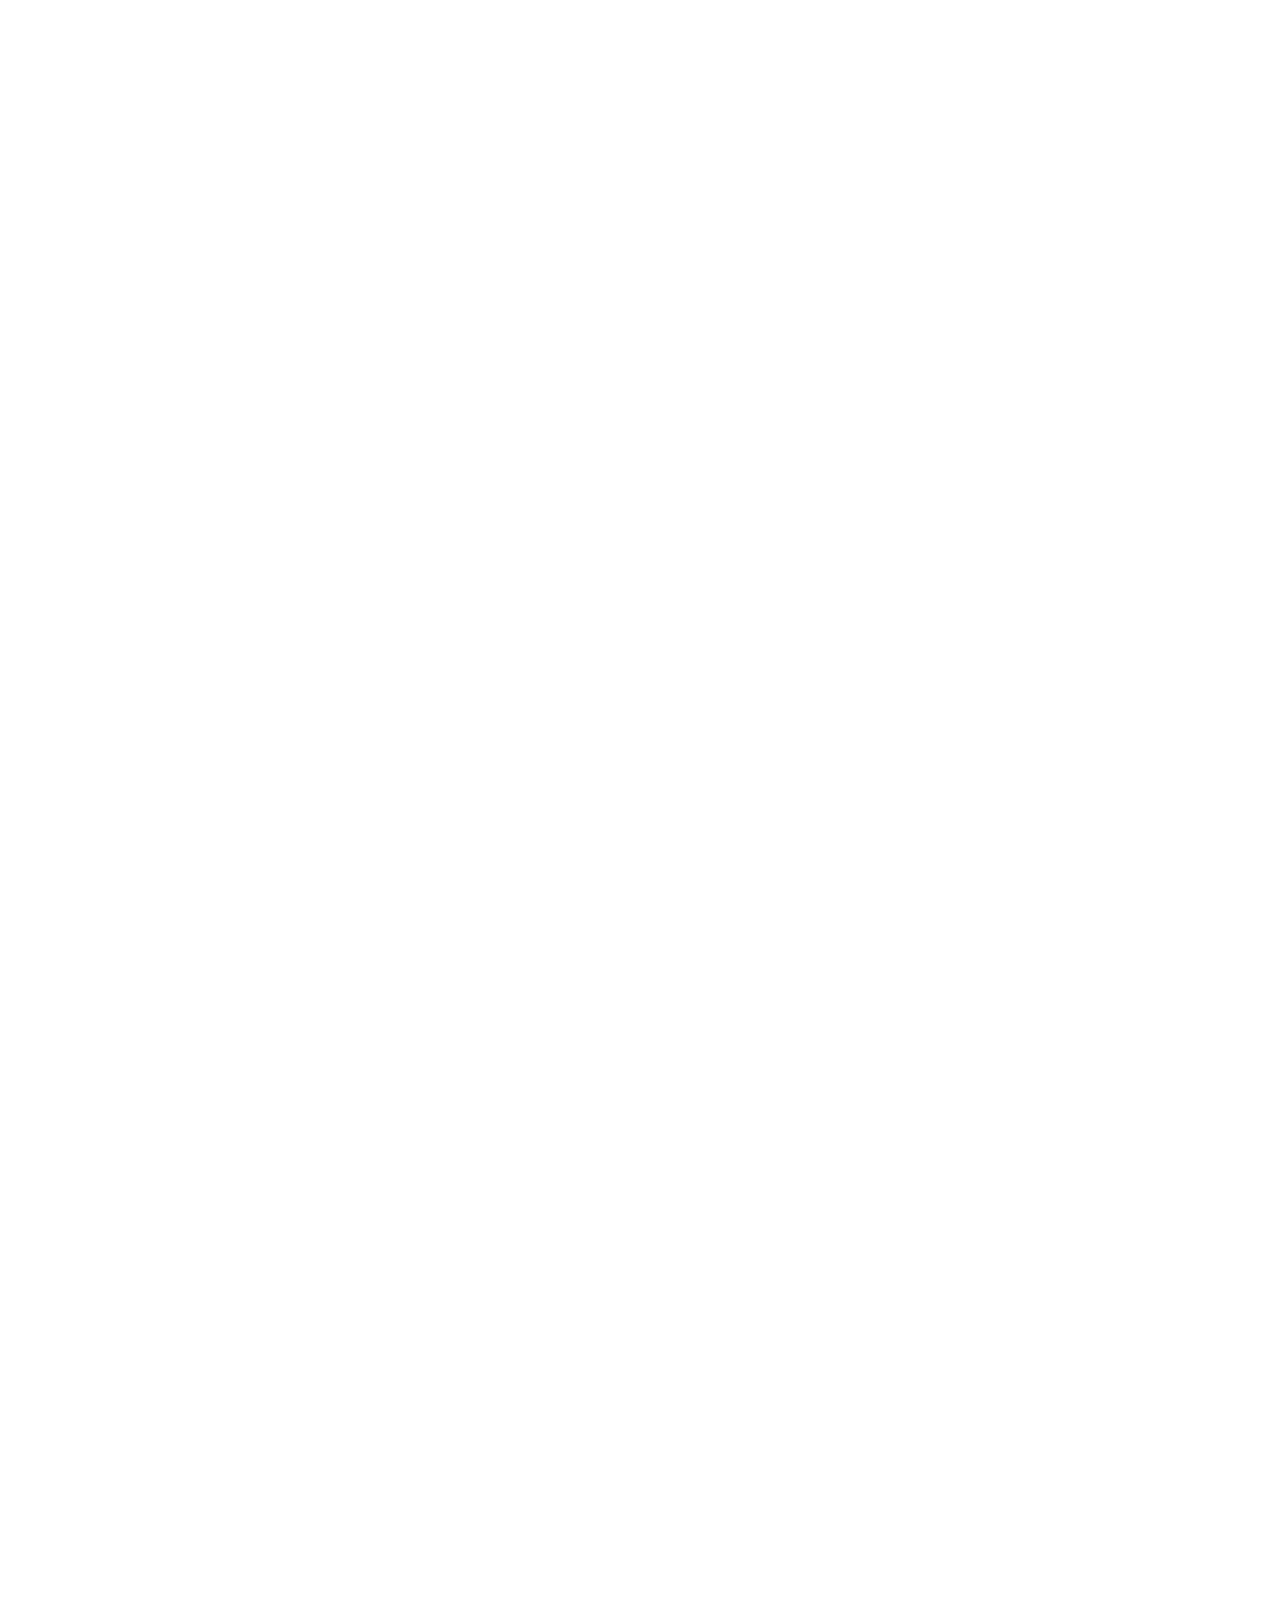
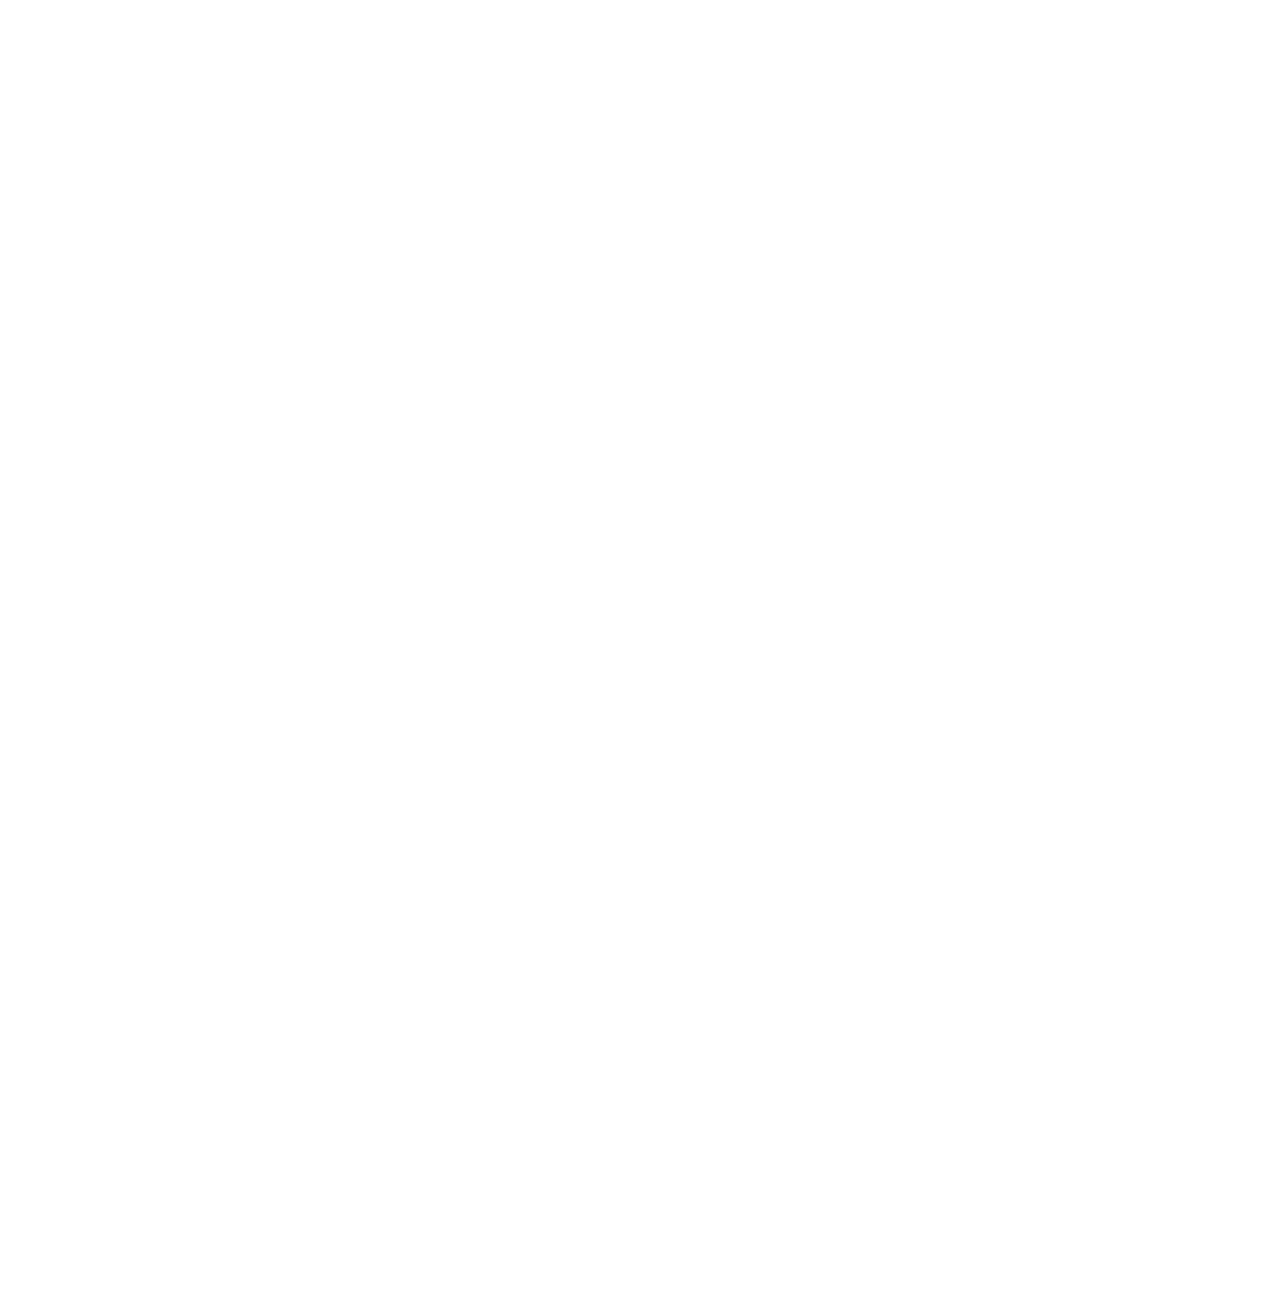
<file: programs.html>
<!doctype html>
<html lang="ru">

<head>
	<meta charset="UTF-8">
	<meta name="viewport" content="width=device-width, user-scalable=no, initial-scale=1.0, maximum-scale=1.0, minimum-scale=1.0">
	<meta http-equiv="X-UA-Compatible" content="ie=edge">
	<link rel="icon" href="img/invest_home_icon.png" type="image/gif" sizes="16x16">

	<title>Инвестиционные прогрмаммы</title>
	<!-- ========== HYML5-css-styles ========== -->
	<link rel="stylesheet" href="css/jquery.fullPage.css">
	<link rel="stylesheet" href="css/magnific-popup.css">
	<link rel="stylesheet" href="fonts/fonts.css">
	<link rel="stylesheet" href="css/style.css">
	<link rel="stylesheet" href="css/media.css">



</head>

<body>
	<svg style="display: none;">
		<defs>
			<path id="deco3" d="M 77.03,75.72 C 147.9,0.2308 309,13.37 387.6,80.44 471.8,152.4 517.2,325.6 442.9,407.5 350.2,509.8 43.77,516.2 29.67,378.8 20.48,289.3 80.25,270.4 87.78,212 93.61,166.8 45.85,108.9 77.03,75.72 Z" />
			<path id="deco2" d="M 119.8,69.41 C 213.5,18.01 367.2,-1.306 440.4,76.58 482.9,121.9 435.3,200.8 432.9,262.9 431.1,310.6 461.3,372.1 427.7,406 342.4,492 158.3,499.3 64.62,422.5 10.09,377.8 18.76,282.6 32.51,213.5 43.46,158.4 70.61,96.36 119.8,69.41 Z"></path>
		</defs>
	</svg>
	<!-- ========== HTML5-header start ========== -->
	<header>
		<div class="header-container">
			<div class="invest-logo">
				<div class="logo-img">
					<img src="img/general_header/logo.png" alt="logo">
				</div>
				<div class="company-name">
					<p></p>
				</div>
			</div>
			<div class="invest-nav mySidenav">
				<div class="mobile-menu">
					<div class="closer">
						<span></span>
						<span></span>
					</div>
					<ul>
						<li><a href="index.html">Главная</a></li>
						<li><a href="faq.html">FAQ</a></li>
						<li><a href="programs.html" class="invest-active">Инвестиционные прогрмаммы</a></li>
						<li><a href="abutUs.html">О нас</a></li>
						<li><a href="news.html">Новости и акиции</a></li>
						<li class="disp-none-tell"><a href="tel:+ 7 (942) 322-12-12">+ 7 (942) 322-12-12</a></li>
					</ul>
					<div class="call-btn call-disp-none btn-modal" data-val="callmodal">
						<button>Звонок</button>
					</div>
				</div>
			</div>
			<div class="call-and-sign">
				<div class="tell-number">
					<a href="tel:+ 7 (942) 322-12-12">+ 7 (942) 322-12-12</a>
				</div>
				<div class="call-btn btn-modal " data-val="callmodal">
					<button>Звонок</button>
				</div>
				<div class="sign-btn btn-f_bg">
					<button>Войти</button>
				</div>
			</div>
			<div class="tooltip">
				<span></span>
				<span></span>
				<span></span>
			</div>
		</div>
	</header>
	<!-- ========== HTML5-header end ========== -->

	<!-- ========== HTML5-cotainer Инвестиционные прогрмаммы start ========== -->
	<div class="invester-container" id="fullpage-2">
		<!--  ========== HTML-5 section  1 Инвест Трейд умножьте на два! start  ========== -->
		<section class="scroller trade-grow-bg" data-val='change-animation'>
			<div class="container">
				<div class="trade-grow-cnt">
					<div class="trade-grow-tittle" data-show='show-anim'>
						<h1>Инвест Трейд умножьте на два!</h1>
					</div>
					<div class="trade-grow-inf" data-show='show-anim'>
						<p>Защищенные высокодоходные инвестиционные программы</p>
						<ul>
							<li>До 42% годовых</li>
							<li>Тройная гарантия безопасности</li>
							<li>От 10 000 рублей</li>
						</ul>

					</div>
					<div class="trade-grow-btn" data-show='show-anim'>
						<button>Выбрать программу</button>
					</div>
				</div>
			</div>

		</section>


		<!--  ========== HTML-5 section  1  Инвест Трейд умножьте на два! end  ========== -->


		<!-- ========== HTML-5 section 2 Инвест Трейд: надежнее, чем дома, выгоднее чем в банке start ========== -->
		<section class="scroller">
			<div class="container">
				<div class="invest-hopeless-cnt">
					<div class="invest-hopeless-tittle">
						<h3>Инвест Трейд: надежнее, чем дома, выгоднее чем в банке</h3>
						<span>Всего через 2,5 года</span>
					</div>
					<div class="hopeless-block">
						<div class="hopeless-diagram-cnt">
							<div class="hopeless-gradient">
								<div class="hopeless-gradient-1">
									<img src="img/programs/section_2/diagram_1.png" alt="diagram">
								</div>
								<div class="hopeless-info">
									<span> Наличные дома </span>
									<span>100 000 рублей +0% </span>
								</div>
							</div>
							<div class="hopeless-gradient">
								<div class="hopeless-gradient-1">
									<img src="img/programs/section_2/diagram_2.png" alt="diagram">
								</div>
								<div class="hopeless-info">
									<span> Деньги в банке</span>
									<span>100 000 + 18 500 +7,4% годовых</span>
								</div>
							</div>
							<div class="hopeless-gradient">
								<div class="hopeless-gradient-1">
									<img src="img/programs/section_2/diagram_3.png" alt="diagram">
								</div>
								<div class="hopeless-info">
									<span> Инвестиция в Инвест Трейд</span>
									<span>100 000 + 105 000 +42% годовых </span>
								</div>
							</div>
						</div>
						<div class="diagrams-info">
							<ul>
								<li>Прибыль</li>
								<li>Капитал</li>
							</ul>
						</div>
					</div>

				</div>
				<img src="img/page-parsent/bg_icon_1.png" alt="circle" class="our_company_icon img-ps-1">
				<img src="img/page-parsent/bg_icon_2.png" alt="circle" class="our_company_icon img-ps-2">
				<img src="img/page-parsent/bg_icon_3.png" alt="elipse" class="our_company_icon img-ps-3">
				<img src="img/page-parsent/bg_icon_4.png" alt="elipse" class="our_company_icon img-ps-4">
				<img src="img/page-parsent/bg_icon_5.png" alt="elipse" class="our_company_icon img-ps-5">
				<img src="img/page-parsent/bg_icon_6.png" alt="circle" class="our_company_icon img-ps-6">
				<img src="img/page-parsent/bg_icon_7.png" alt="circle" class="our_company_icon img-ps-7">
			</div>
			<img src="img/programs/section_2/hoppeless-icon.png" class="hopelles-bg-big">
		</section>
		<!-- ========== HTML-5 section 2 Инвестиционный портфель end ========== -->



		<!-- ========== HTML-5 section 3 Алгоритм создания высокого дохода  start ========== -->
		<section class="scroller invest_trade_interest_section" data-val='change-animation'>
			<div class="container">
				<div class="algoritm-crate">
					<div class="algoritm-crate-tittle">
						<h3>Алгоритм создания высокого дохода</h3>
					</div>
					<div class="ovrfl-algoritms">
						<div class="algoritm-cnt">
							<div class="algoritm-block">
								<div class="algoritm-img">
									<img src="img/programs/section_3/algoritm_1.png" alt="algoritm" class="rotayt">
								</div>
								<div class="about-algoritm">
									<span>Формируем инвестиционные портфели и стратегии для
										клиентов компании</span>
									<p>Инвестиционные портфели включают в себя корпоративные
										облигации, обладающие максимальным потенциалом роста.
										Квалифицированные специалисты отбирают ценные бумаги
										наиболееперспективных российских и мировых брендов,
										недооцененныерынком, чтобы добиться высокой прибыли
										для инвесторов.
									</p>
								</div>
							</div>
							<div class="algoritm-block">
								<div class="algoritm-img">
									<img src="img/programs/section_3/algoritm_2.png" alt="algoritm" class="rotayt">
								</div>
								<div class="about-algoritm">
									<span>Диверсифицируем риски</span>
									<p>Защищаем инвестиции от любых изменений финансовой
										ситуации на рынках, инвестируя в различные отрасли
										экономики.Снижаем риски, формируя портфели, в которых
										доля облигацийодного бренда не превышает 20%.
									</p>
									<div class="algoritm_ul-blok">

										<div class="algoritm_ul-cmp">
											<ul>

												<li>Производство продуктов питания - 5%</li>
												<li>Фармацевтика - 8%</li>
												<li>Деревообработка - 5%</li>
												<li>Ритейл - 9%</li>
												<li>IT - 11%</li>
											</ul>
										</div>
										<div class="algoritm_ul-cmp">
											<ul>

												<li>Ценные бумаги мировых брендов - 12% </li>
												<li>Недвижимость - 25%</li>
												<li>Криптовалюта - 9%</li>
												<li>Логистика - 9%</li>
												<li>МФО - 7%</li>
											</ul>
										</div>
									</div>
								</div>
							</div>
							<div class="algoritm-block">
								<div class="algoritm-img">
									<img src="img/programs/section_3/algoritm_3.png" alt="algoritm" class="rotayt">
								</div>
								<div class="about-algoritm">
									<span>Обеспечиваем экспертный уровень управления и
										консалтинга</span>
									<p>Квалифицированные специалисты постоянно анализируют
										рейтинги и оценивают финансовые показатели компаний,
										ценные бумаги которых входят в инвестиционный портфель.
										В случаеухудшения ключевых индикаторов избавляемся от
										облигаций бренда,заменяя их более доходными активами.
									</p>
								</div>
							</div>
						</div>
					</div>


				</div>
				<img src="img/guarantee_section_img/gr_img_1.png" alt="circle" class="our_company_icon gr-img-1 legality-icons">
				<img src="img/guarantee_section_img/gr_img_2.png" alt="circle" class="our_company_icon gr-img-2 legality-icons">
				<img src="img/guarantee_section_img/gr_img_3.png" alt="circle" class="our_company_icon gr-img-3 legality-icons ">
				<img src="img/guarantee_section_img/gr_img_4.png" alt="circle" class="our_company_icon gr-img-4 legality-icons">
				<img src="img/guarantee_section_img/gr_img_5.png" alt="circle" class="our_company_icon gr-img-5 legality-icons">
				<img src="img/guarantee_section_img/gr_img_6.png" alt="circle" class="our_company_icon gr-img-6 legality-icons">
				<img src="img/guarantee_section_img/gr_img_7.png" alt="circle" class="our_company_icon gr-img-7 legality-icons">
			</div>
		</section>
		<!-- ========== HTML-5 section 3 Алгоритм создания высокого дохода  end ========== -->

		<!-- ========== HTML-5 section 4 Надежные инвестиции в  экономику России start ========== -->
		<section class="scroller">
			<div class="container">
				<div class="reliable-investment">
					<div class="reliable-investment-info-range" data-show='show-anim'>
						<div class="reliable-investment-info-tittle">
							<h3>Надежные инвестиции в экономику России </h3>
						</div>
						<div class="reliable-investment-about">
							<span>Помоги себе, помоги стране! </span>
							<p>Компания Инвест Трейд представляет программы инвестиций в
								самые перспективные направления российского бизнеса.
								Выберите оптимальный срок <span hidden> <i id="company-parsent">13</i>%</span> , процентную ставку* и
								дополнительный бонус.
							</p>
						</div>
						<div class="reliable-investment-range-chacked">
							<div class="reliable-investment-range-container">
								<div class="range-tittle">
									<p>Сумма ивестиции</p>
								</div>
								<div class="reliable-investment-range">
									<label>
										<input class="input-for-maney" type="text" min="10000" id="input-maney" max="10000000" value="1000000">
										<input class="price-range" data-set='range-maney' id="range-maney" type="range" step="10000" value="0">
										<span class="maney-value-before-maney">
											<img src="img/page-parsent/ruble-currency-sign.png" alt="ruble">
										</span>
									</label>
								</div>

							</div>
							<div class="reliable-investment-chacked-container">
								<div class="chacked-tittle">
									<p>Опция «Капитализация»</p>
								</div>
								<div class="reliable-investment-chacked">
									<label>
										<input type="checkbox" class="accept-ck" data-check="false">
										<span class="checkmark"></span>
									</label>
								</div>
							</div>
						</div>
					</div>
					<div class="overflow-cards-block overflow-x-add" data-show='show-anim'>
						<div class="reliable-investment-maney-cards-block">

							<div class="maney-card">
								<div class="big-parsent">
									<p><span id="parsent_month">13</span>%</p>
								</div>
								<div class="parsent-moth">
									<p>доход годовых</p>
									<p>срок вложений: <span id=month>3</span> мес</p>
								</div>
								<div class="block-to-by">
									<div class="income-cmp">
										<p>доход: <span> <i id="incom-cmpney"></i> Р</span> </p>
									</div>
									<p class="payment">Выплата в конце срока</p>
									<div class="range-maney-btn btn-modal" data-val='modalcardsmaney'>
										<button>оставить заявку</button>
									</div>
								</div>
								<div class="block-for-mn-snd-rng">
									<div class="block-for-range-maney">
										<span class="ibvestment-amount" id="=ibvestment"></span>
										<span class="net-income" id='net-income'></span>
										<span class="ndfl-maney" id='ndfl-range'></span>


									</div>
									<div class="block-for-range-maney-text">
										<ul>
											<li>Сумма вложений: <span id="def-maney-all"></span> Р</li>
											<li>Чистый доход: <span id="net-income-val"></span> Р</li>
											<li>НДФЛ: <span id="ndfl-val"></span> Р</li>
										</ul>
									</div>
								</div>
							</div>
							<div class="maney-card">
								<div class="big-parsent">
									<p><span id="parsent_month">22.5</span>%</p>
								</div>
								<div class="parsent-moth">
									<p>доход годовых</p>
									<p>срок вложений: <span id=month>6</span> мес</p>
								</div>
								<div class="block-to-by">
									<div class="income-cmp">
										<p>доход: <span><i id="incom-cmpney"></i> Р</span> </p>
									</div>
									<p class="payment">Выплата в конце срока</p>
									<div class="range-maney-btn btn-modal" data-val='modalcardsmaney'>
										<button>оставить заявку</button>
									</div>
								</div>
								<div class="block-for-mn-snd-rng">
									<div class="block-for-range-maney">
										<span class="ibvestment-amount" id="=ibvestment"></span>
										<span class="net-income" id='net-income'></span>
										<span class="ndfl-maney" id='ndfl-range'></span>
									</div>
									<div class="block-for-range-maney-text">
										<ul>
											<li>Сумма вложений: <span id="def-maney-all"></span> Р</li>
											<li>Чистый доход: <span id="net-income-val"></span> Р</li>
											<li>НДФЛ: <span id="ndfl-val"></span> Р</li>
										</ul>
									</div>
								</div>
							</div>
							<div class="maney-card">
								<div class="big-parsent">
									<p><span id="parsent_month">33</span>%</p>
								</div>
								<div class="parsent-moth">
									<p>доход годовых</p>
									<p>срок вложений: <span id=month>9</span> мес</p>
								</div>
								<div class="block-to-by">
									<div class="income-cmp">
										<p>доход: <span> <i id="incom-cmpney"></i> Р</span> </p>
									</div>
									<p class="payment">Выплата в конце срока</p>
									<div class="range-maney-btn btn-modal" data-val='modalcardsmaney'>
										<button>оставить заявку</button>
									</div>
								</div>
								<div class="block-for-mn-snd-rng">
									<div class="block-for-range-maney">
										<span class="ibvestment-amount" id="=ibvestment"></span>
										<span class="net-income" id='net-income'></span>
										<span class="ndfl-maney" id='ndfl-range'></span>
									</div>
									<div class="block-for-range-maney-text">
										<ul>
											<li>Сумма вложений: <span id="def-maney-all"></span> Р</li>
											<li>Чистый доход: <span id="net-income-val"></span> Р</li>
											<li>НДФЛ: <span id="ndfl-val"></span> Р</li>
										</ul>
									</div>
								</div>
							</div>
							<div class="maney-card">
								<div class="big-parsent">
									<p><span id="parsent_month">36</span>%</p>
								</div>
								<div class="parsent-moth">
									<p>доход годовых</p>
									<p>срок вложений: <span id=month>12</span> мес</p>
								</div>
								<div class="block-to-by">
									<div class="income-cmp">
										<p>доход: <span> <i id="incom-cmpney"></i> Р</span> </p>
									</div>
									<p class="payment">Выплата в конце срока</p>
									<div class="range-maney-btn btn-modal" data-val='modalcardsmaney'>
										<button>оставить заявку</button>
									</div>
								</div>
								<div class="block-for-mn-snd-rng">
									<div class="block-for-range-maney">
										<span class="ibvestment-amount" id="=ibvestment"></span>
										<span class="net-income" id='net-income'></span>
										<span class="ndfl-maney" id='ndfl-range'></span>
									</div>
									<div class="block-for-range-maney-text">
										<ul>
											<li>Сумма вложений: <span id="def-maney-all"></span> Р</li>
											<li>Чистый доход: <span id="net-income-val"></span> Р</li>
											<li>НДФЛ: <span id="ndfl-val"></span> Р</li>
										</ul>
									</div>
								</div>
							</div>
							<div class="maney-card">
								<div class="big-parsent">
									<p><span id="parsent_month">39</span>%</p>
								</div>
								<div class="parsent-moth">
									<p>доход годовых</p>
									<p>срок вложений: <span id=month>18</span> мес</p>
								</div>
								<div class="block-to-by">
									<div class="income-cmp">
										<p>доход: <span> <i id="incom-cmpney"></i> Р</span> </p>
									</div>
									<p class="payment">Выплата в конце срока</p>
									<div class="range-maney-btn btn-modal" data-val='modalcardsmaney'>
										<button>оставить заявку</button>
									</div>
								</div>
								<div class="block-for-mn-snd-rng">
									<div class="block-for-range-maney">
										<span class="ibvestment-amount" id="=ibvestment"></span>
										<span class="net-income" id='net-income'></span>
										<span class="ndfl-maney" id='ndfl-range'></span>
									</div>
									<div class="block-for-range-maney-text">
										<ul>
											<li>Сумма вложений: <span id="def-maney-all"></span> Р</li>
											<li>Чистый доход: <span id="net-income-val"></span> Р</li>
											<li>НДФЛ: <span id="ndfl-val"></span> Р</li>
										</ul>
									</div>
								</div>

							</div>
							<div class="maney-card">
								<div class="big-parsent">
									<p><span id="parsent_month">42</span>%</p>
								</div>
								<div class="parsent-moth">
									<p>доход годовых</p>
									<p>срок вложений: <span id=month>36</span> мес</p>
								</div>
								<div class="block-to-by">
									<div class="income-cmp">
										<p>доход: <span><i id="incom-cmpney"></i> Р</span> </p>
									</div>
									<p class="payment">Выплата в конце срока</p>
									<div class="range-maney-btn btn-modal" data-val='modalcardsmaney'>
										<button>оставить заявку</button>
									</div>
								</div>
								<div class="block-for-mn-snd-rng">
									<div class="block-for-range-maney">
										<span class="ibvestment-amount" id="=ibvestment"></span>
										<span class="net-income" id='net-income'></span>
										<span class="ndfl-maney" id='ndfl-range'></span>
									</div>
									<div class="block-for-range-maney-text">
										<ul>
											<li>Сумма вложений: <span id="def-maney-all"></span> Р</li>
											<li>Чистый доход: <span id="net-income-val"></span> Р</li>
											<li>НДФЛ: <span id="ndfl-val"></span> Р</li>
										</ul>
									</div>
								</div>
							</div>
							<div class="error-for-max">
								<div class="indstrd-img">
									<img src="img/general_header/logo.png" alt="logo">
								</div>
								<div class="parsent-err">
									<p>Инвест Трейд не дает инвестиций максимального значения ` <span id=max_invest></span> Р</p>
								</div>
							</div>
							<div class="error-for-min">
								<div class="indstrd-img">
									<img src="img/general_header/logo.png" alt="logo">
								</div>
								<div class="parsent-err">
									<p>Инвест Трейд не дает инвестиций минимального значения ` <span id=min_invest></span> Р</p>
								</div>
							</div>
						</div>
					</div>
				</div>
				<img src="img/page-parsent/bg_icon_1.png" alt="circle" class="our_company_icon img-ps-1">
				<img src="img/page-parsent/bg_icon_2.png" alt="circle" class="our_company_icon img-ps-2">
				<img src="img/page-parsent/bg_icon_3.png" alt="elipse" class="our_company_icon img-ps-3">
				<img src="img/page-parsent/bg_icon_4.png" alt="elipse" class="our_company_icon img-ps-4">
				<img src="img/page-parsent/bg_icon_5.png" alt="elipse" class="our_company_icon img-ps-5">
				<img src="img/page-parsent/bg_icon_6.png" alt="circle" class="our_company_icon img-ps-6">
				<img src="img/page-parsent/bg_icon_7.png" alt="circle" class="our_company_icon img-ps-7">
			</div>
		</section>
		<!-- ========== HTML-5 section 4 Надежные инвестиции в  экономику России end ========== -->


		<!-- ========== HTML-5 section 5 Защита высокой надежности start ========== -->
		<section class="scroller bezrysovaya_strategy" data-val='change-animation'>
			<div class="intro">
				<div class="section_container">
					<div class="container_in-block obout-us">
						<div class="bezrysovaya_strategy-tittle-about" data-show='show-anim'>
							<div class="bezrysovaya_strategy-tittle">
								<h2>Защита высокой надежности</h2>
							</div>
							<div class="section_subtitle">
								<h4>Стремясь максимально защитить финансовые интересы своих
									инвесторов, мы разработали и внедрили систему ТРОЙНОГО
									СТРАХОВАНИЯ:</h4>
							</div>
						</div>
						<div class="bezrysovaya_strategy_block" data-show='show-anim'>
							<div class="bezrysovaya_strategy_cards">
								<ul class="bezrysovaya_strategy_cards_ul_block">
									<li>
										<span>Активы Инвест Трейд и все финансовые средства, поступившие в
											доверительное управление компании, в обязательном порядке
											страхуются страховой компанией “Орбита” Лицензия
											Центрального Банка Российской Федерации СИ №0326, СЛ
											№0326 .</span>

									</li>
									<li>
										<span>Компании Инвест Трейд осуществляет деятельность в полном
											соответствии с действующим законодательством Гражданского
											кодекса РФ.
										</span>

									</li>

								</ul>
							</div>
							<div class="bezrysovaya_strategy_cards">
								<div class="bezrysovaya_strategy-passive">
									<span> Все договоры в обязательном порядке подлежат
										страхованию на полную сумму инвестиций.</span>

								</div>
								<h4 class="bezrysovaya_strategy_btn_subtitle">Обеспечьте свое будущее!</h4>
								<div class="bezrysovaya_strategy_btn">
									<button>Выбрать программу</button>
								</div>

							</div>
						</div>
					</div>
				</div>
				<img src="img/icons/Icon_elipce_1.png" alt="img" class="our_company_icon icon_13 our_company_icon_2">
				<img src="img/icons/icon_elipse_2.png" alt="img" class="our_company_icon icon_14 our_company_icon_1">
				<img src="img/icons/Icon_triangle_triangle.png" alt="img" class="our_company_icon icon_15 our_company_icon_2">
				<img src="img/icons/Icon_triangle_5.png" alt="img" class="our_company_icon icon_16">
				<img src="img/icons/icon_elipse_7.png" alt="img" class="our_company_icon icon_17 our_company_icon_1">
				<img src="img/icons/Icon_triangle_triangle.png" alt="img" class="our_company_icon icon_18">
				<img src="img/icons/Icon_triangle_triangle.png" alt="img" class="our_company_icon icon_19 our_company_icon_2">
				<img src="img/icons/Icon_triangle_7.png" alt="img" class="our_company_icon icon_20">
				<img src="img/icons/Icon_triangle_triangle8w.png" alt="img" class="our_company_icon icon_21">
				<img src="img/icons/Icon_triangle_triangle8w.png" alt="img" class="our_company_icon icon_22 our_company_icon_1">
				<img src="img/icons/Icon_elipce_3.png" alt="img" class="our_company_icon icon_23 our_company_icon_2">
			</div>
		</section>

	</div>
	<!-- ========== HTML5-cotainer end ========== -->

	<!-- ========== HTML5-footer start ========== -->
	<footer>
		<div class="container">
			<div class="footer-container  white-cl-scrol">

				<div class="web-pages">
					<ul>
						<li><a href="https://vk.com/" target="_blank"><svg version="1.1" id="Capa_1" x="0px" y="0px" width="15px" height="16px"
								 viewBox="0 0 548.358 548.358" style="enable-background:new 0 0 548.358 548.358;" xml:space="preserve">
									<g>
										<g>
											<path class="vk_svg" d="M545.451,400.298c-0.664-1.431-1.283-2.618-1.858-3.569c-9.514-17.135-27.695-38.167-54.532-63.102l-0.567-0.571  
											 l-0.284-0.28l-0.287-0.287h-0.288c-12.18-11.611-19.893-19.418-23.123-23.415c-5.91-7.614-7.234-15.321-4.004-23.13 
											   c2.282-5.9,10.854-18.36,25.696-37.397c7.807-10.089,13.99-18.175,18.556-24.267c32.931-43.78,47.208-71.756,42.828-83.939  
												l-1.701-2.847c-1.143-1.714-4.093-3.282-8.846-4.712c-4.764-1.427-10.853-1.663-18.278-0.712l-82.224,0.568
												   c-1.332-0.472-3.234-0.428-5.712,0.144c-2.475,0.572-3.713,0.859-3.713,0.859l-1.431,0.715l-1.136,0.859  
													c-0.952,0.568-1.999,1.567-3.142,2.995c-1.137,1.423-2.088,3.093-2.848,4.996c-8.952,23.031-19.13,44.444-30.553,64.238  
													 c-7.043,11.803-13.511,22.032-19.418,30.693c-5.899,8.658-10.848,15.037-14.842,19.126c-4,4.093-7.61,7.372-10.852,9.849  
													  c-3.237,2.478-5.708,3.525-7.419,3.142c-1.715-0.383-3.33-0.763-4.859-1.143c-2.663-1.714-4.805-4.045-6.42-6.995 
														c-1.622-2.95-2.714-6.663-3.285-11.136c-0.568-4.476-0.904-8.326-1-11.563c-0.089-3.233-0.048-7.806,0.145-13.706 
														  c0.198-5.903,0.287-9.897,0.287-11.991c0-7.234,0.141-15.085,0.424-23.555c0.288-8.47,0.521-15.181,0.716-20.125   
														  c0.194-4.949,0.284-10.185,0.284-15.705s-0.336-9.849-1-12.991c-0.656-3.138-1.663-6.184-2.99-9.137 
															c-1.335-2.95-3.289-5.232-5.853-6.852c-2.569-1.618-5.763-2.902-9.564-3.856c-10.089-2.283-22.936-3.518-38.547-3.71  
															 c-35.401-0.38-58.148,1.906-68.236,6.855c-3.997,2.091-7.614,4.948-10.848,8.562c-3.427,4.189-3.905,6.475-1.431,6.851 
															   c11.422,1.711,19.508,5.804,24.267,12.275l1.715,3.429c1.334,2.474,2.666,6.854,3.999,13.134c1.331,6.28,2.19,13.227,2.568,20.837  
																c0.95,13.897,0.95,25.793,0,35.689c-0.953,9.9-1.853,17.607-2.712,23.127c-0.859,5.52-2.143,9.993-3.855,13.418  
																 c-1.715,3.426-2.856,5.52-3.428,6.28c-0.571,0.76-1.047,1.239-1.425,1.427c-2.474,0.948-5.047,1.431-7.71,1.431  
																  c-2.667,0-5.901-1.334-9.707-4c-3.805-2.666-7.754-6.328-11.847-10.992c-4.093-4.665-8.709-11.184-13.85-19.558   
																  c-5.137-8.374-10.467-18.271-15.987-29.691l-4.567-8.282c-2.855-5.328-6.755-13.086-11.704-23.267 
																	c-4.952-10.185-9.329-20.037-13.134-29.554c-1.521-3.997-3.806-7.04-6.851-9.134l-1.429-0.859c-0.95-0.76-2.475-1.567-4.567-2.427  
																	 c-2.095-0.859-4.281-1.475-6.567-1.854l-78.229,0.568c-7.994,0-13.418,1.811-16.274,5.428l-1.143,1.711 
																	   C0.288,140.146,0,141.668,0,143.763c0,2.094,0.571,4.664,1.714,7.707c11.42,26.84,23.839,52.725,37.257,77.659 
																		c13.418,24.934,25.078,45.019,34.973,60.237c9.897,15.229,19.985,29.602,30.264,43.112c10.279,13.515,17.083,22.176,20.412,25.981  
																		 c3.333,3.812,5.951,6.662,7.854,8.565l7.139,6.851c4.568,4.569,11.276,10.041,20.127,16.416 
																		   c8.853,6.379,18.654,12.659,29.408,18.85c10.756,6.181,23.269,11.225,37.546,15.126c14.275,3.905,28.169,5.472,41.684,4.716h32.834   
																		   c6.659-0.575,11.704-2.669,15.133-6.283l1.136-1.431c0.764-1.136,1.479-2.901,2.139-5.276c0.668-2.379,1-5,1-7.851  
																			c-0.195-8.183,0.428-15.558,1.852-22.124c1.423-6.564,3.045-11.513,4.859-14.846c1.813-3.33,3.859-6.14,6.136-8.418   
																			c2.282-2.283,3.908-3.666,4.862-4.142c0.948-0.479,1.705-0.804,2.276-0.999c4.568-1.522,9.944-0.048,16.136,4.429 
																			  c6.187,4.473,11.99,9.996,17.418,16.56c5.425,6.57,11.943,13.941,19.555,22.124c7.617,8.186,14.277,14.271,19.985,18.274 
																				l5.708,3.426c3.812,2.286,8.761,4.38,14.853,6.283c6.081,1.902,11.409,2.378,15.984,1.427l73.087-1.14 
																				  c7.229,0,12.854-1.197,16.844-3.572c3.998-2.379,6.373-5,7.139-7.851c0.764-2.854,0.805-6.092,0.145-9.712
																				    C546.782,404.25,546.115,401.725,545.451,400.298z"
											 data-original="#000000" fill="#000000" />
										</g>
									</g>
								</svg></a></li>
						<li><a href="https://www.facebook.com/" target="_blank">
								<svg version="1.1" id="Capa_1" x="0px" y="0px" width="15px" height="16px" viewBox="0 0 96.124 96.123" style="enable-background:new 0 0 96.124 96.123;"
								 xml:space="preserve">
									<g>
										<g>
											<path class="fb_svg" d="M72.089,0.02L59.624,0C45.62,0,36.57,9.285,36.57,23.656v10.907H24.037c-1.083,0-1.96,0.878-1.96,1.961v15.803  
								 c0,1.083,0.878,1.96,1.96,1.96h12.533v39.876c0,1.083,0.877,1.96,1.96,1.96h16.352c1.083,0,1.96-0.878,1.96-1.96V54.287h14.654  
								  c1.083,0,1.96-0.877,1.96-1.96l0.006-15.803c0-0.52-0.207-1.018-0.574-1.386c-0.367-0.368-0.867-0.575-1.387-0.575H56.842v-9.246  
								   c0-4.444,1.059-6.7,6.848-6.7l8.397-0.003c1.082,0,1.959-0.878,1.959-1.96V1.98C74.046,0.899,73.17,0.022,72.089,0.02z"
											 data-original="#000000" fill="#000000" />
										</g>
									</g>
								</svg>
							</a>
						</li>
						<li><a href="https://twitter.com/" target="_blank">
								<svg version="1.1" id="Capa_1" x="0px" y="0px" viewBox="0 0 612 612" style="enable-background:new 0 0 612 612;"
								 xml:space="preserve" width="15px" height="16px">
									<g>
										<g>
											<g>
												<path class="tw_svg" d="M612,116.258c-22.525,9.981-46.694,16.75-72.088,19.772c25.929-15.527,45.777-40.155,55.184-69.411 
										   c-24.322,14.379-51.169,24.82-79.775,30.48c-22.907-24.437-55.49-39.658-91.63-39.658c-69.334,0-125.551,56.217-125.551,125.513  
											 c0,9.828,1.109,19.427,3.251,28.606C197.065,206.32,104.556,156.337,42.641,80.386c-10.823,18.51-16.98,40.078-16.98,63.101  
											   c0,43.559,22.181,81.993,55.835,104.479c-20.575-0.688-39.926-6.348-56.867-15.756v1.568c0,60.806,43.291,111.554,100.693,123.104   
												c-10.517,2.83-21.607,4.398-33.08,4.398c-8.107,0-15.947-0.803-23.634-2.333c15.985,49.907,62.336,86.199,117.253,87.194 
												   c-42.947,33.654-97.099,53.655-155.916,53.655c-10.134,0-20.116-0.612-29.944-1.721c55.567,35.681,121.536,56.485,192.438,56.485  
												     c230.948,0,357.188-191.291,357.188-357.188l-0.421-16.253C573.872,163.526,595.211,141.422,612,116.258z"
												 data-original="#010002" class="active-path" fill="#010002" />
											</g>
										</g>
									</g>
								</svg>
							</a>
						</li>
					</ul>
				</div>
				<div class="company">
					<h3>2018—2019</h3>
					<span>Инвестиционный портал «Ивест Трейд»</span>
					<p>При полном или частичном использовании материалов ссылка обязательна.</p>
				</div>
			</div>
		</div>

	</footer>
	<!-- ========== HTML5-footer end ========== -->

	<!-- ========== mouse-move doun  -->
	<div class="mouzer-dun white-cl-scrol" id='pagenext'>
		<div class="mouser">
			<a href=""><span></span></a></div>
	</div>


	<!-- modal  for maney cards -->

	<div id="modalcardsmaney" class="modal" data-nd='cards'>
		<!-- Modal content -->
		<div class="modal-content">
			<div class="modal-cards">
				<div class="modal-close">
					<span class="close">
						X
					</span>
				</div>
				<div class="submit-app-tittle">
					<h3>Оставить заявку</h3>
				</div>
				<div class="inputs-for-app-submit">
					<label>
						<input type="text" placeholder="Имя">
					</label>
					<label>
						<input type="text" id='phone-1' data-inputmask="'mask': '+7 (999)-999-999-999'" placeholder="+7 (___)___-__-___">
					</label>
					<textarea placeholder="Опишите себя здесь"></textarea>
				</div>
				<div class="app-btn btn-f_bg">
					<button>оставить заявку</button>
				</div>
			</div>
		</div>
	</div>
	<!--  modal for call -->
	<div id="callmodal" class="modal" data-nd='calls'>
		<!-- Modal content -->
		<div class="modal-content">
			<div class="modal-cards">
				<div class="modal-close">
					<span class="close">
						X
					</span>
				</div>
				<div class="submit-app-tittle">
					<h3>Оставить заявку</h3>
				</div>
				<div class="inputs-for-app-submit">
					<label>
						<input type="text" placeholder="Имя">
					</label>
					<label>
						<input type="text" id='phone-2' data-inputmask="'mask': '+7 (999)-999-999-999'" placeholder="+7 (___)___-__-___">
					</label>
				</div>
				<div class="app-btn btn-f_bg">
					<button>оставить заявку</button>
				</div>
			</div>
		</div>
	</div>

	<!-- JavaScript -->
	<script src="js/jquery-3.2.1.min.js"></script>
	<script src="js/jquery.fullPage.js"></script>
	<script src="js/anime.min.js"></script>
	<script src="js/accounting.min.js"></script>
	<script src="js/jquery.mask.js"></script>
	<script src="js/canvasjs.min.js"></script>
	<script src="js/jquery.magnific-popup.min.js"></script>
	<script src="js/script.js"></script>
	<script>
		if (screen.width <= 768 || screen.height < 625) {
			$('#fullpage-2').attr('id', '');
		}
		else if (screen.width > 768 || screen.height >= 625) {
			$(".invester-container").attr("id", "fullpage-2");
		}

		$(document).ready(function () {
			$('#fullpage-2').fullpage({
				anchors: ['page_1', 'page_2', 'page_3', 'page_4', 'page_5'],
				navigation: true,
				navigationPosition: 'right',
				navigationTooltips: ['Умножьте на два!', ' Инвест Трейд: надежнее', 'Алгоритм создания', 'Надежные инвестиции ', 'Защита высокой надежности '],
				afterLoad: function (anchorLink, index) {
					var pagenext = $('#pagenext'), totalCount = 5;
					if (index == totalCount) {
						pagenext.fadeOut(400);
					} else {
						pagenext.fadeIn(400);
					}
				},
			});
		});

		$('#pagenext').click(function (e) {
			$.fn.fullpage.moveSectionDown(); e.preventDefault();
		});

		$(document).ready(function () {
			$('#fp-nav').addClass('white-cl-scrol')
		})



		//============ calculaitor section ============

		$(document).ready(function () {

			// GLOBAL VARIABLES
			var inp_maney = $('#input-maney');
			var reng_maney = $('#range-maney');
			var cmp_parsent = $('#company-parsent').text();
			var deff_val = inp_maney.val();
			$('#max_invest').text(accounting.formatNumber(inp_maney.attr('max'), 0, ' ', ' '))
			$('#min_invest').text(accounting.formatNumber(inp_maney.attr('min'), 0, ' ', ' '))

			// functions  for calcuate

			function getParsentEachOfManthAndPrs(def_val, month, prs) {
				var ress = (def_val * month * prs) / (12 * 100);
				return ress;
			}

			function getParsentforndf(val_pars, cmp_prs) {
				var ress = val_pars * cmp_prs / 100;
				return ress;
			}


			//========== D E F O L T   V A L U E S ============

			var min_val_range = inp_maney.attr('min');
			var max_val_range = inp_maney.attr('max');
			reng_maney.attr('min', min_val_range);
			reng_maney.attr('max', max_val_range);
			reng_maney.val(inp_maney.val())
			inp_maney.val(accounting.formatNumber(inp_maney.val(), 0, " ", " "))
			reng_maney.val(accounting.unformat(inp_maney.val()))

			$('.maney-card').each(function () {

				var parsent = $(this).find('#parsent_month').text();
				var month = $(this).find('#month').text();
				var ndfl_rng = $(this).find('#ndfl-range');
				var income_rng = $(this).find('.ibvestment-amount');
				var ibvestment_rng = $(this).find('.net-income');
				var def_maney_val = $(this).find('#def-maney-all');
				var income_val = $(this).find('#net-income-val');
				var ndfl_val = $(this).find('#ndfl-val');
				var incom_cmp_value = $(this).find('#incom-cmpney');
				var cmp_prs_ress = getParsentEachOfManthAndPrs(deff_val, month, parsent)
				var ntf_ress = getParsentforndf(cmp_prs_ress, cmp_parsent);

				def_maney_val.text(accounting.formatNumber(deff_val, 0, ' ', ' '));
				income_val.text(accounting.formatNumber((cmp_prs_ress - ntf_ress), 0, ' ', ' '));
				ndfl_val.text(accounting.formatNumber(ntf_ress, 0, ' ', ' '));
				incom_cmp_value.text(accounting.formatNumber(cmp_prs_ress, 0, ' ', ' '))

				income_rng.animate({ width: '100%' })
				if (cmp_prs_ress * 100 / deff_val > 100) {
					ibvestment_rng.animate({ width: '100%' })
				} else {
					ibvestment_rng.animate({ width: (cmp_prs_ress * 100 / deff_val) + '%' })
				}
				ndfl_rng.animate({ width: parsent + '%' })

			});

			//========== K E Y U P ============

			$('#input-maney').keyup(function (e) {
				var null_val = $('#input-maney').val();
				$('#input-maney').val(accounting.formatNumber($('#input-maney').val(), 0, " ", " "));
				null_val = (accounting.unformat(null_val)).toString();
				reng_maney.val(null_val);

				if (parseInt(null_val) < $('#input-maney').attr('min')) {
					$('.maney-card').css({ display: 'none' });
					$('.error-for-max').css({ display: 'none' });
					$('.error-for-min').css({ display: 'flex' });
				} else if (parseInt(null_val) > $('#input-maney').attr('max')) {
					$('.maney-card').css({ display: 'none' });
					$('.error-for-min').css({ display: 'none' });
					$('.error-for-max').css({ display: 'flex' });

				} else {
					$('.error-for-max').css({ display: 'none' });
					$('.error-for-min').css({ display: 'none' });
					$('.maney-card').css({ display: 'block' });

					$('.maney-card').each(function () {

						var parsent = $(this).find('#parsent_month').text();
						var month = $(this).find('#month').text();
						var ndfl_rng = $(this).find('#ndfl-range');
						var income_rng = $(this).find('.ibvestment-amount');
						var ibvestment_rng = $(this).find('.net-income');
						var def_maney_val = $(this).find('#def-maney-all');
						var income_val = $(this).find('#net-income-val');
						var ndfl_val = $(this).find('#ndfl-val');
						var incom_cmp_value = $(this).find('#incom-cmpney');
						var cmp_prs_ress = getParsentEachOfManthAndPrs(null_val, month, parsent)
						var ntf_ress = getParsentforndf(cmp_prs_ress, cmp_parsent);
						$(income_rng).animate({ width: '2%' })
						$(ibvestment_rng).animate({ width: '2%' })
						$(ndfl_rng).animate({ width: '2%' })
						def_maney_val.text(accounting.formatNumber(null_val, 0, ' ', ' '));
						income_val.text(accounting.formatNumber((cmp_prs_ress - ntf_ress), 0, ' ', ' '));
						ndfl_val.text(accounting.formatNumber(ntf_ress, 0, ' ', ' '));
						incom_cmp_value.text(accounting.formatNumber(cmp_prs_ress, 0, ' ', ' '))

						var entr_code = e.keyCode;
						if (entr_code == 13) {
							if (null_val == 0) {
								$(income_rng).animate({ width: '2%' })
								$(ibvestment_rng).animate({ width: '2%' })
								$(ndfl_rng).animate({ width: '2%' })
							} else {
								if (parseInt(null_val) > $('#input-maney').attr('max')) {
									$('.maney-card').css({ display: 'none' });
									$('.error-for-min').css({ display: 'none' });
									$('.error-for-max').css({ display: 'flex' });

								} else if (parseInt(null_val) < $('#input-maney').attr('min')) {
									$('.maney-card').css({ display: 'none' });
									$('.error-for-max').css({ display: 'none' });
									$('.error-for-min').css({ display: 'flex' });
								} else {
									$('.error-for-max').css({ display: 'none' });
									$('.error-for-min').css({ display: 'none' });
									$('.maney-card').css({ display: 'block' });
									$(income_rng).animate({ width: '100%' })
									if (cmp_prs_ress * 100 / null_val > 100) {
										$(ibvestment_rng).animate({ width: '100%' })
									} else {
										$(ibvestment_rng).animate({ width: (cmp_prs_ress * 100 / null_val) + '%' })
									}
									$(ndfl_rng).animate({ width: parsent + '%' })
								}
							}
						}

					});
				}
			})


			//========== O N   I N P U T============

			var null_val_rng = $('#range-maney').val();

			$('#range-maney').on('input', function (e) {
				var null_val = $('#range-maney').val();
				null_val_rng = $('#range-maney').val();
				$('#input-maney').val(accounting.formatNumber(null_val, 0, " ", " "));
				null_val = (accounting.unformat(null_val)).toString();
				reng_maney.val(null_val);

				$('.maney-card').each(function () {

					var parsent = $(this).find('#parsent_month').text();
					var month = $(this).find('#month').text();
					var def_maney_val = $(this).find('#def-maney-all');
					var income_val = $(this).find('#net-income-val');
					var ndfl_val = $(this).find('#ndfl-val');
					var incom_cmp_value = $(this).find('#incom-cmpney');
					var cmp_prs_ress = getParsentEachOfManthAndPrs(null_val, month, parsent)
					var ntf_ress = getParsentforndf(cmp_prs_ress, cmp_parsent);

					if (parseInt(null_val) > $('#input-maney').attr('max')) {
						$('.maney-card').css({ display: 'none' });
						$('.error-for-min').css({ display: 'none' });
						$('.error-for-max').css({ display: 'flex' });

					} else if (parseInt(null_val) < $('#input-maney').attr('min')) {
						$('.maney-card').css({ display: 'none' });
						$('.error-for-max').css({ display: 'none' });
						$('.error-for-min').css({ display: 'flex' });
					} else {
						$('.error-for-max').css({ display: 'none' });
						$('.error-for-min').css({ display: 'none' });
						$('.maney-card').css({ display: 'block' });

					}

					def_maney_val.text(accounting.formatNumber(null_val, 0, ' ', ' '));
					income_val.text(accounting.formatNumber((cmp_prs_ress - ntf_ress), 0, ' ', ' '));
					ndfl_val.text(accounting.formatNumber(ntf_ress, 0, ' ', ' '));
					incom_cmp_value.text(accounting.formatNumber(cmp_prs_ress, 0, ' ', ' '))
				});

			})

			$('#range-maney').on('change', function (e) {

				$('#input-maney').val(accounting.formatNumber(null_val_rng, 0, " ", " "));
				null_val_rng = (accounting.unformat(null_val_rng)).toString();
				reng_maney.val(null_val_rng);
				$('.maney-card').each(function () {
					var parsent = $(this).find('#parsent_month').text();
					var month = $(this).find('#month').text();
					var parsent = $(this).find('#parsent_month').text();
					var cmp_prs_ress = getParsentEachOfManthAndPrs(null_val_rng, month, parsent)
					var ndfl_rng = $(this).find('#ndfl-range');
					var income_rng = $(this).find('.ibvestment-amount');
					var ibvestment_rng = $(this).find('.net-income');

					ndfl_rng.animate({ width: '2%' });
					income_rng.animate({ width: '2%' });
					ibvestment_rng.animate({ width: '2%' });

					$(income_rng).animate({ width: '100%' })
					if (cmp_prs_ress * 100 / null_val_rng > 100) {
						$(ibvestment_rng).animate({ width: '100%' })
					} else {
						$(ibvestment_rng).animate({ width: (cmp_prs_ress * 100 / null_val_rng) + '%' })
					}
					$(ndfl_rng).animate({ width: parsent + '%' })

				});
			})
		})


		// =================== modal maney cardss ===================
		$('.btn-modal').on('click', function () {
			var attr = $(this).attr('data-val');
			var modal = $('#' + attr);
			modal.removeClass('out')
			$('body').css({ overflow: 'hidden ' })
			modal.fadeIn()

			var fp_page = $('.invester-container');
			if ($(fp_page) && $(fp_page).attr('id') !== '') {
				$.fn.fullpage.setAllowScrolling(false);
				$.fn.fullpage.setKeyboardScrolling(false);
				console.log($(fp_page).attr('id'))
			}
		})

		$('.modal-close').on('click', function () {
			var prt = $(this).parents('.modal');
			prt.addClass('out')
			var fp_page = $('.invester-container');
			if ($(fp_page) && $(fp_page).attr('id') !== '') {
				$.fn.fullpage.setAllowScrolling(true);
				$.fn.fullpage.setKeyboardScrolling(true);
			}
			setTimeout(function () {
				prt.fadeOut();

			}, 100)
			$('body').css({ overflow: 'visible ' })
		})

		$(window).on('click', function (event) {
			$('.modal').each(function () {
				var gtattr = $(this).attr('id');
				var new_mod = $('#' + gtattr);
				var md_cnt = $(new_mod).find('.modal-content')

				if (event.target === $(md_cnt)[0]) {
					setTimeout(function () {
						$(new_mod).addClass('out')
						$(new_mod).fadeOut()
						$('body').css({ overflow: 'visible ' })
					}, 100)
					var fp_page = $('.invester-container');

					if ($('.invester-container') && $(fp_page).attr('id') !== '') {
						$.fn.fullpage.setAllowScrolling(true);
						$.fn.fullpage.setKeyboardScrolling(true);
					}
					$('body').css({ overflow: 'visible ' })
				}
			})
		})

	</script>

</body>

</html>
</file>
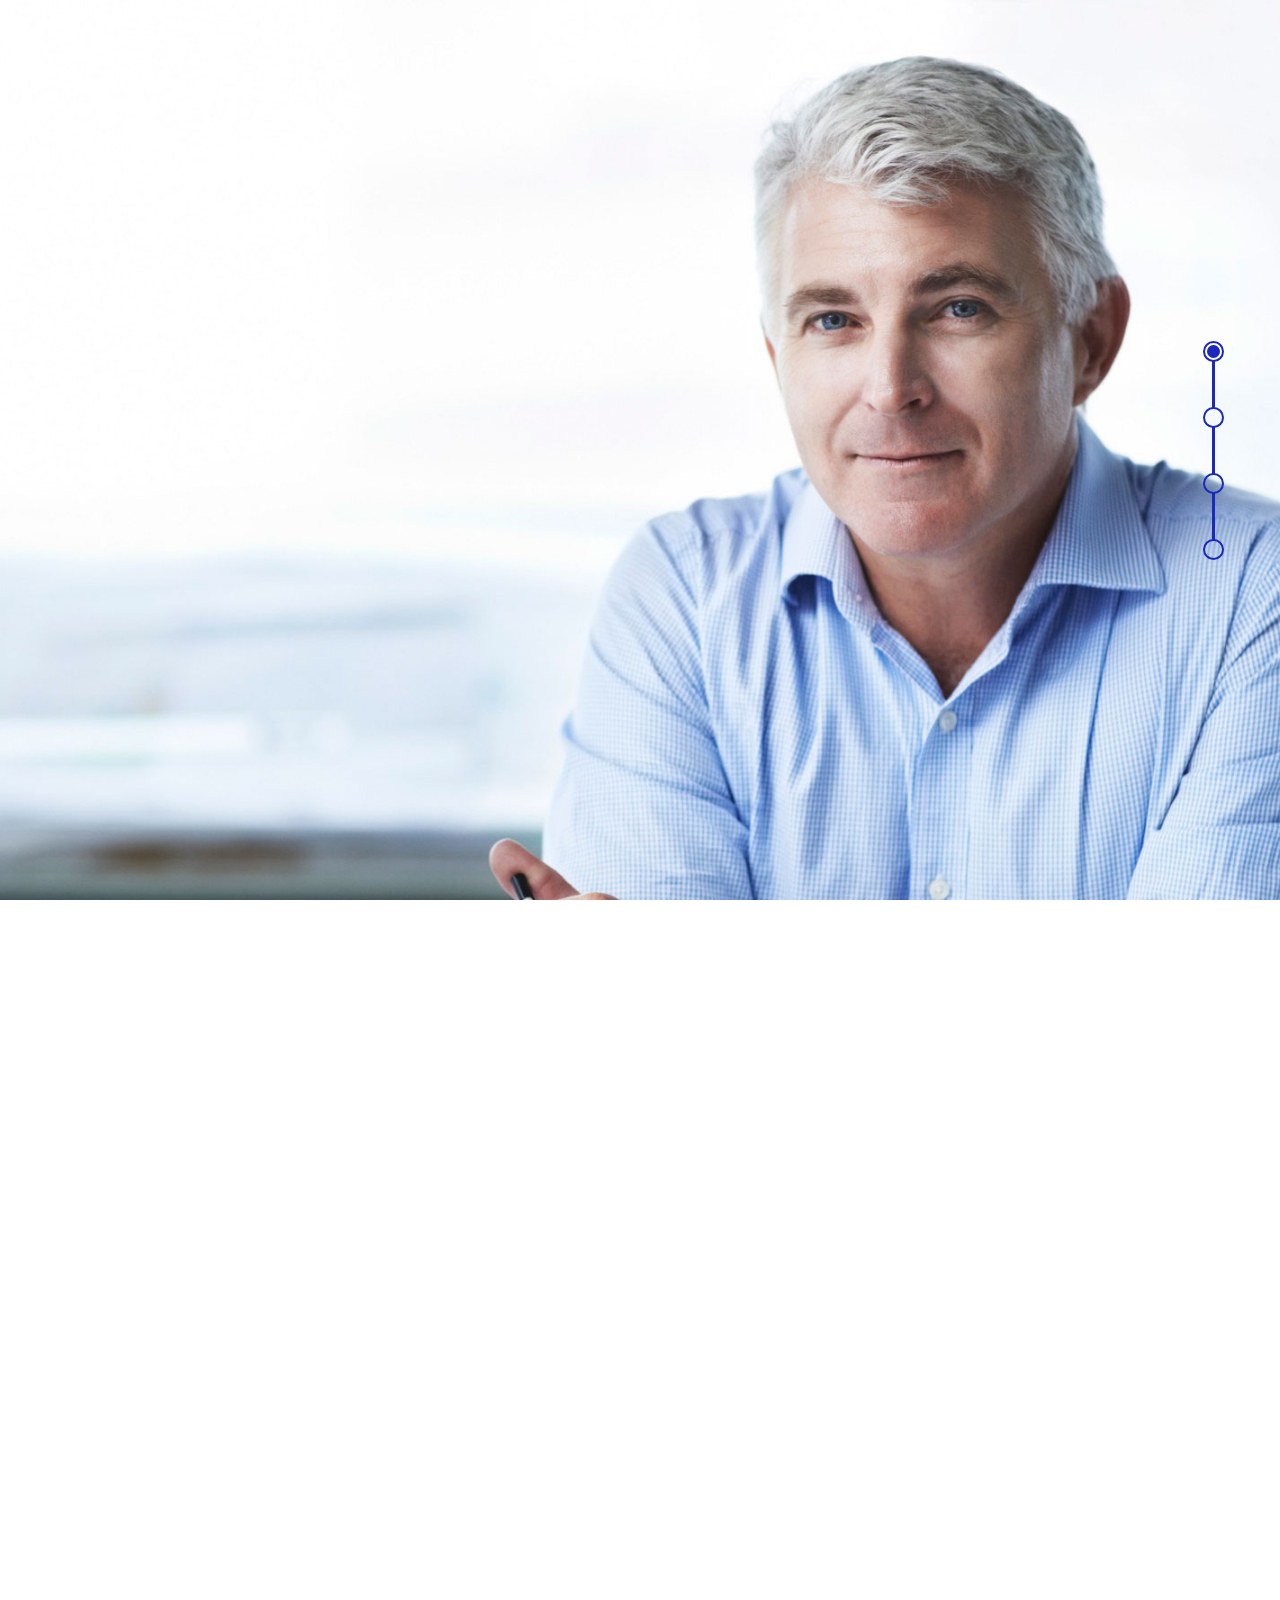
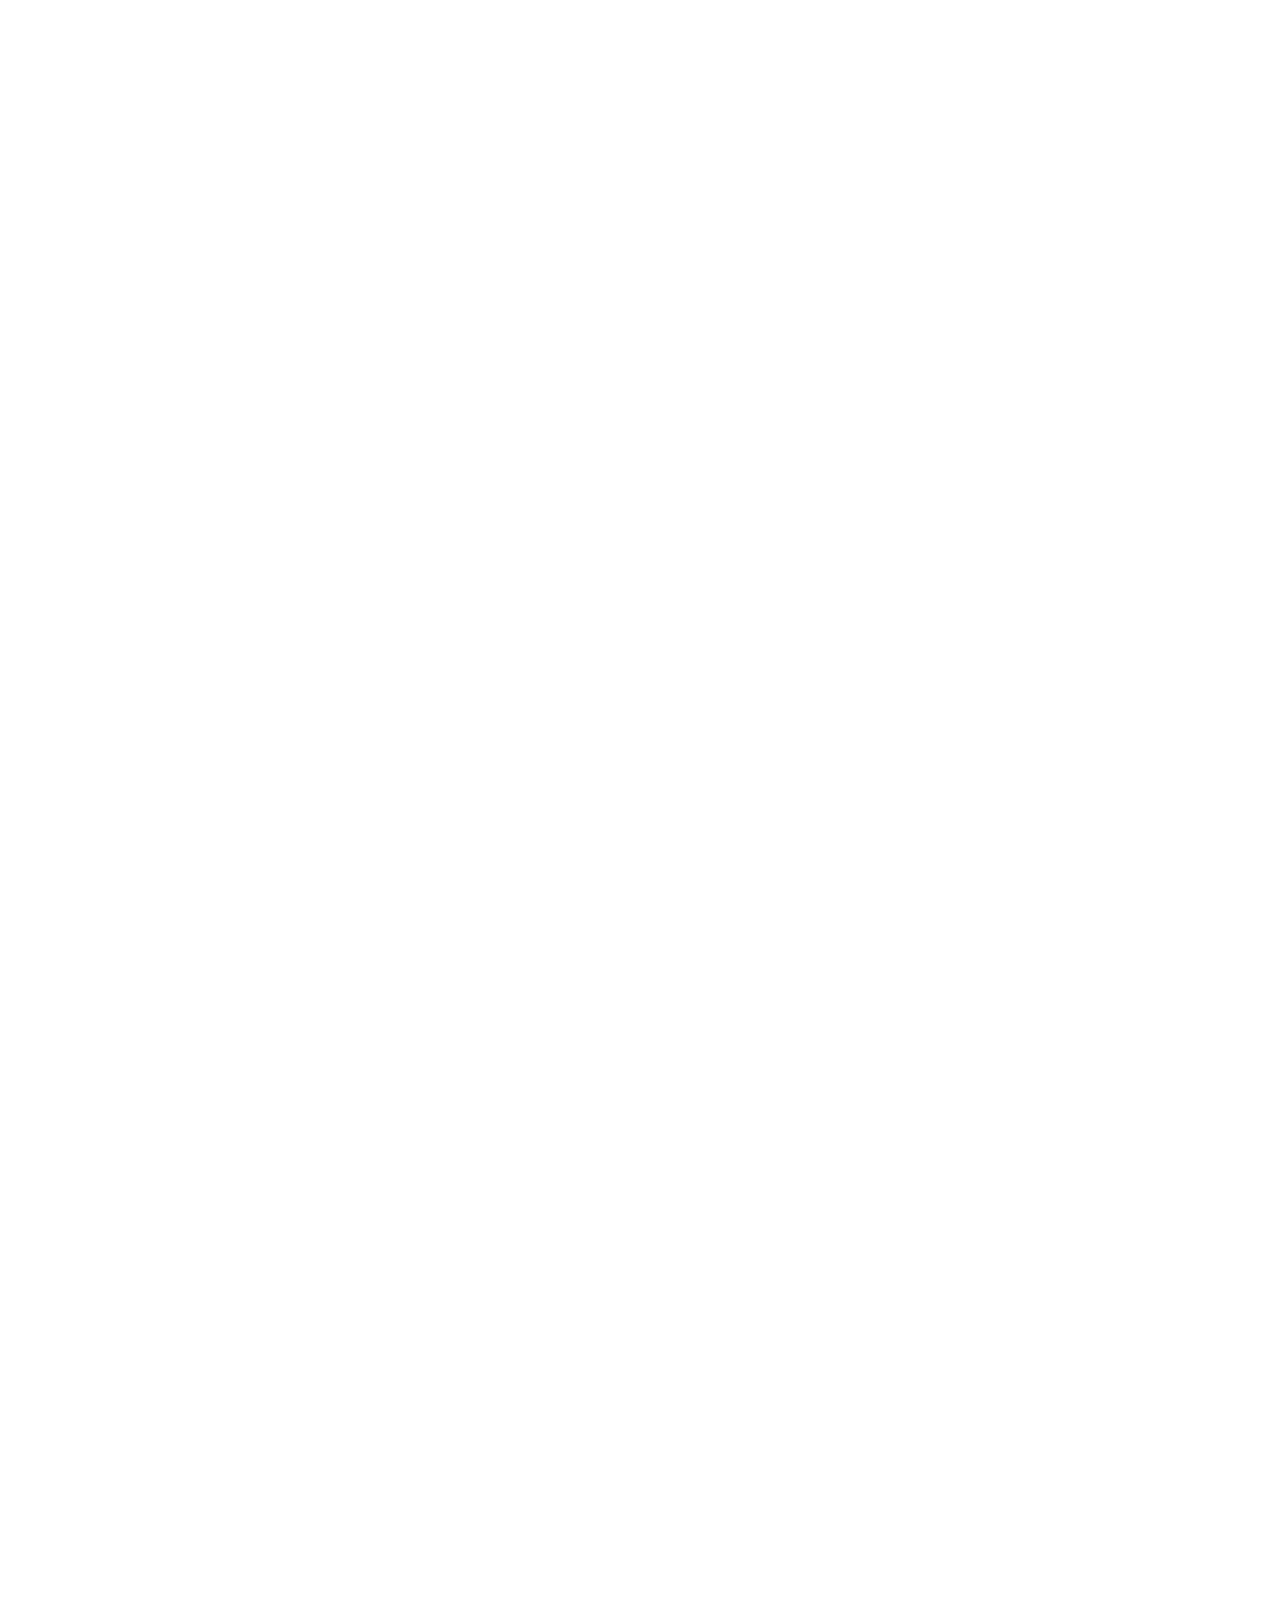
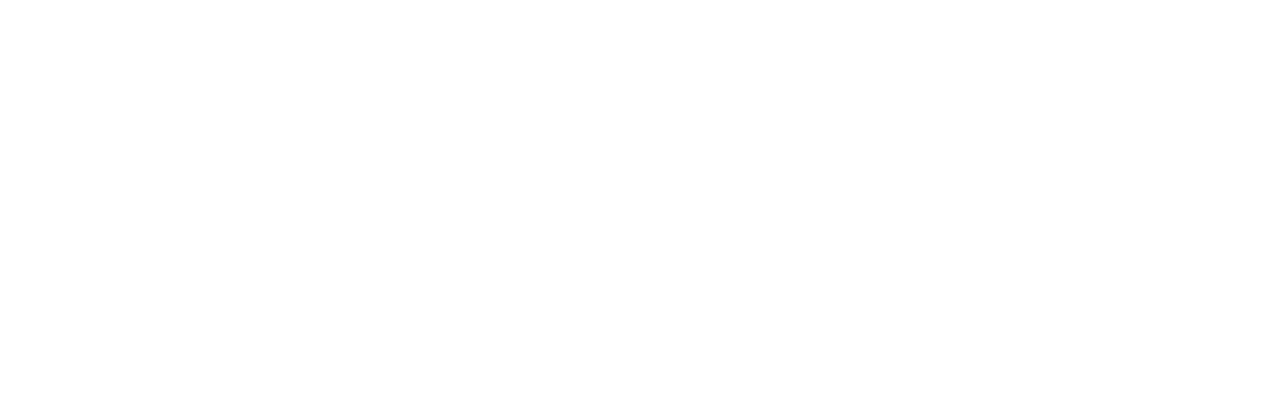
<file: scr.html>
<!doctype html>
<html lang="ru">

<head>
	<meta charset="UTF-8">
	<meta name="viewport" content="width=device-width, user-scalable=no, initial-scale=1.0, maximum-scale=1.0, minimum-scale=1.0">
	<meta http-equiv="X-UA-Compatible" content="ie=edge">
	<link rel="icon" href="img/invest_home_icon.png" type="image/gif" sizes="16x16">

	<title>investtreid</title>
	<!-- ========== HYML5-css-styles ========== -->
	<link rel="stylesheet" href="css/jquery.fullPage.css">
	<link rel="stylesheet" href="fonts/fonts.css">
	<link rel="stylesheet" href="css/style.css">
	<link rel="stylesheet" href="css/media.css">
</head>

<body>
	<svg style="display: none;">
		<defs>
			<path id="deco3" d="M 77.03,75.72 C 147.9,0.2308 309,13.37 387.6,80.44 471.8,152.4 517.2,325.6 442.9,407.5 350.2,509.8 43.77,516.2 29.67,378.8 20.48,289.3 80.25,270.4 87.78,212 93.61,166.8 45.85,108.9 77.03,75.72 Z" />
			<path id="deco2" d="M 119.8,69.41 C 213.5,18.01 367.2,-1.306 440.4,76.58 482.9,121.9 435.3,200.8 432.9,262.9 431.1,310.6 461.3,372.1 427.7,406 342.4,492 158.3,499.3 64.62,422.5 10.09,377.8 18.76,282.6 32.51,213.5 43.46,158.4 70.61,96.36 119.8,69.41 Z"></path>
		</defs>
	</svg>

	<!-- ========== HTML5-cotainer start ========== -->
	<div class="" id="fullpage">
		<!--  ========== HTML-5 section  1  Вкладывайте  деньги start  ========== -->
		<section class="scroller bg-1">
			
		</section>
		<!--  ========== HTML-5 section 1 Вкладывайте  деньги end ========== -->

		<!-- ========== HTML-5 section 2 Надежные инвестиции в  экономику России start ========== -->
		<section class="scroller">
		
		</section>
		<!-- ========== HTML-5 section 2 Надежные инвестиции в  экономику России end ========== -->


		<!-- ========== HTML-5 section 3 Тройная гарантия сохранности  и доходности инвестиций  start ========== -->
		<section class="scroller">

		</section>
		<!-- ========== HTML-5 section 3 Тройная гарантия сохранности  и доходности инвестиций  end ========== -->

		<!-- ========== HTML-5 section 4 Как работает наша компания start ========== -->
		<section class="scroller">
			
		</section>
		<!-- ========== HTML-5 section 4 Как работает наша компания end ========== -->

	

	</div>


	<!-- ========== mouse-move doun  -->
	
	<!-- JavaScript -->
	<script src="js/jquery-3.2.1.min.js"></script>
	<script src="js/jquery.fullPage.js"></script>
	<script src="js/anime.min.js"></script>
	<script src="js/accounting.min.js"></script>
	<script src="js/jquery.mask.js"></script>
	<script src="js/script.js"></script>

	<script>
		// ==================== for sqroller  and fuulpage js =====================

		if (screen.width <= 768 || screen.height < 625) {
			$('#fullpage').attr('id', '');
		}
		else if (screen.width > 768 || screen.height >= 625) {
			$(".invester-container").attr("id", "fullpage");
		}


		$(document).ready(function () {
			$('#fullpage').fullpage({
				anchors: ['page_1', 'page_2', 'page_3', 'page_4', 'page_5', 'page_6', 'page_7'],
				navigation: true,
				navigationPosition: 'right',
				navigationTooltips: ['Вкладывайте  деньги', 'Надежные инвестиции', ' Тройная гарантия', 'Как работает наша компания ', 'Инвест Трейд', 'Почему Инвест Трейд', 'Безрисковая стратегия'],
				afterLoad: function (anchorLink, index) {
					var pagenext = $('#pagenext'), totalCount = 7;
					if (index == totalCount) {
						pagenext.fadeOut(400);
					} else {
						pagenext.fadeIn(400);
					}
				},
			});
		});

		$('#pagenext').click(function (e) {
			$.fn.fullpage.moveSectionDown(); e.preventDefault();
		});

	</script>

</body>

</html>
</file>
<file: fonts/fonts.css>
/* This stylesheet generated by Transfonter (https://transfonter.org) on August 21, 2017 1:40 PM */

@font-face {
    font-family: 'HelveticaNeueCyr';
    src: url('HelveticaNeueCyr-Medium.eot');
    src: local('HelveticaNeueCyr-Medium'),
    url('HelveticaNeueCyr-Medium.eot?#iefix') format('embedded-opentype'),
    url('HelveticaNeueCyr-Medium.woff') format('woff'),
    url('HelveticaNeueCyr-Medium.ttf') format('truetype');
    font-weight: 500;
    font-style: normal;
}



@font-face {
    font-family: 'HelveticaNeueCyr';
    src: url('HelveticaNeueCyr-Black.eot');
    src: local('HelveticaNeueCyr-Black'),
    url('HelveticaNeueCyr-Black.eot?#iefix') format('embedded-opentype'),
    url('HelveticaNeueCyr-Black.woff') format('woff'),
    url('HelveticaNeueCyr-Black.ttf') format('truetype');
    font-weight: 900;
    font-style: normal;
}

@font-face {
    font-family: 'HelveticaNeueCyr';
    src: url('HelveticaNeueCyr-Bold.eot');
    src: local('HelveticaNeueCyr-Bold'),
    url('HelveticaNeueCyr-Bold.eot?#iefix') format('embedded-opentype'),
    url('HelveticaNeueCyr-Bold.woff') format('woff'),
    url('HelveticaNeueCyr-Bold.ttf') format('truetype');
    font-weight: bold;
    font-style: normal;
}

@font-face {
    font-family: 'HelveticaNeueCyr';
    src: url('HelveticaNeueCyr-Light.eot');
    src: local('HelveticaNeueCyr-Light'),
    url('HelveticaNeueCyr-Light.eot?#iefix') format('embedded-opentype'),
    url('HelveticaNeueCyr-Light.woff') format('woff'),
    url('HelveticaNeueCyr-Light.ttf') format('truetype');
    font-weight: 300;
    font-style: normal;
}

@font-face {
    font-family: 'HelveticaNeueCyr';
    src: url('HelveticaNeueCyr-Thin.eot');
    src: local('HelveticaNeueCyr-Thin'),
    url('HelveticaNeueCyr-Thin.eot?#iefix') format('embedded-opentype'),
    url('HelveticaNeueCyr-Thin.woff') format('woff'),
    url('HelveticaNeueCyr-Thin.ttf') format('truetype');
    font-weight: 100;
    font-style: normal;
}
</file>
<file: css/style.css>
@import "../fonts/fonts.css";
/*-========================================-global-style-for-ol-browsers-========================================*/

html, body, div, span, applet, object, iframe, h1, h2, h3, h4, h5, h6, p, blockquote, pre, a, abbr, acronym, address, big, cite, code, del, dfn, em, img, ins, kbd, q, s, samp, small, strike, strong, sub, sup, tt, var, b, u, i, center, dl, dt, dd, ol, ul, li, fieldset, form, label, legend, table, caption, tbody, tfoot, thead, tr, th, td, article, aside, canvas, details, embed, figure, figcaption, footer, header, hgroup, menu, nav, output, ruby, section, summary, time, mark, audio, video {
    margin: 0;
    padding: 0;
    border: 0;
    font-size: 100%;
    font: inherit;
    vertical-align: baseline;
}

article, aside, details, figcaption, figure, footer, header, hgroup, menu, nav, section {
    display: block;
}

ol, ul {
    list-style: none;
    padding: 0;
    margin: 0;
}

table {
    border-collapse: collapse;
    border-spacing: 0;
}

* {
    outline: none!important;
    -webkit-box-sizing: border-box;
    box-sizing: border-box;
}

input {
    box-shadow: none;
    -webkit-box-shadow: none;
    -moz-box-shadow: none;
    -o-box-shadow: none;
    -ms-box-shadow: none;
}

button, a {
    cursor: pointer;
    text-decoration: none!important;
    border: 0;
    display: inline-block;
}

img {
    max-width: 100%;
}

body {
    font-family: 'HelveticaNeueCyr';
    margin: 0;
    padding: 0;
    overflow: visible;
}

/* Style for our header texts
     * --------------------------------------- */

.fp-tooltip, h1, h2 {
    color: #fff;
}

h1 {
    font-size: 60px;
    margin: 0;
}

h2 {
    font-size: 36px;
    margin: 0;
}

header, footer {
    position: fixed;
    min-height: 100px;
    display: block;
    width: 100%;
    background: transparent;
    z-index: 22;
    text-align: center;
    color: #f2f2f2;
}

header {
    top: 0px;
    z-index: 60;
}

footer {
    bottom: 0px;
}

/* Centered texts in each section
* --------------------------------------- */

section {
    text-align: center;
}

/* ==========================  header  section start ========================== */

header {
    background-color: white;
    border-bottom: 1px solid #ededed;
    display: -webkit-box;
    display: -ms-flexbox;
    display: flex;
    -webkit-box-align: center;
    -ms-flex-align: center;
    align-items: center;
}

.header-container {
    max-width: 1800px;
    width: 100%;
    display: -webkit-box;
    display: -ms-flexbox;
    display: flex;
    -webkit-box-pack: justify;
    -ms-flex-pack: justify;
    justify-content: space-between;
    margin: 0 auto;
    -webkit-box-align: center;
    -ms-flex-align: center;
    align-items: center;
    padding: 0 15px
}

.invest-logo {
    max-width: 210px;
    width: 100%;
    display: -webkit-box;
    display: -ms-flexbox;
    display: flex;
    -webkit-box-align: center;
    -ms-flex-align: center;
    align-items: center
}

.company-name {
    margin-left: 15px;
    padding-left: 10px;
    border-left: 1px solid rgb(153, 153, 153);
    min-height: 46px;
    font-size: 14px;
    color: rgb(153, 153, 153);
    line-height: 1;
    max-width: 100px;
    display: -webkit-box;
    display: -ms-flexbox;
    display: flex;
    -webkit-box-align: center;
    -ms-flex-align: center;
    align-items: center;
}

.invest-nav {
    max-width: 870px;
    width: 100%;
}

.invest-nav ul {
    display: -webkit-box;
    display: -ms-flexbox;
    display: flex;
}

.invest-nav ul li {
    padding: 0 30px;
}

.invest-nav ul li:first-child {
    padding-left: 0;
}

.invest-nav ul li:last-child {
    padding-right: 0;
}

.invest-nav ul li a {
    font-size: 18px;
    line-height: 1.2;
    color: rgb(79, 79, 79);
    -webkit-transition: 0.3s;
    transition: 0.3s;
}

.invest-active {
    color: rgb(36, 43, 184) !important;
}

.invest-nav ul li a:hover {
    color: rgb(36, 43, 184) !important;
}

.tell-number {
    max-width: 225px;
}

.tell-number a {
    font-size: 20px;
    line-height: 1.2;
    padding-left: 30px;
    color: rgb(79, 79, 79) !important;
    position: relative;
    font-weight: 500;
    -webkit-transition: 0.3s;
    transition: 0.3s;
    font-style: normal;
}

.tell-number a::before {
    content: '';
    background-image: url(../img/general_header/phone.png);
    background-repeat: no-repeat;
    background-size: cover;
    position: absolute;
    left: 0;
    top: 50%;
    -webkit-transform: translateY(-50%);
    transform: translateY(-50%);
    height: 17px;
    width: 17px;
}

.tell-number a:hover {
    color: rgb(36, 43, 184) !important;
}

.call-and-sign {
    padding: 0 5px;
    display: -webkit-box;
    display: -ms-flexbox;
    display: flex;
    max-width: 590px;
    width: 100%;
    -webkit-box-pack: justify;
    -ms-flex-pack: justify;
    justify-content: space-between;
    -webkit-box-align: center;
    -ms-flex-align: center;
    align-items: center;
}

.call-btn {
    border: 1px solid rgb(36, 43, 184);
    border-radius: 10px;
    width: 155px;
    height: 46px;
    font-size: 18px;
    -webkit-transition: 0.3s;
    transition: 0.3s;
}

.call-btn button {
    line-height: 1.2;
    color: rgb(36, 43, 184);
    font-size: 18px;
    width: 100%;
    height: 100%;
    background-color: transparent;
    -webkit-transition: 0.3s;
    transition: 0.3s;
    font-weight: 300;
    font-style: normal;
}

.sign-btn {
    border: 1px solid rgb(36, 43, 184);
    -webkit-box-shadow: 0px 7px 23.2px 5.8px rgba(15, 26, 250, 0.22);
    box-shadow: 0px 7px 23.2px 5.8px rgba(15, 26, 250, 0.22);
    background-color: rgb(36, 43, 184);
    border-radius: 10px;
    width: 157px;
    height: 48px;
    -webkit-transition: 0.3s;
    transition: 0.3s;
    overflow: hidden;
}

.sign-btn button {
    position: relative;
    padding-left: 28px;
    font-size: 18px;
    color: rgb(255, 255, 255);
    line-height: 1.2;
    font-weight: 300;
    font-style: normal;
    width: 100%;
    height: 100%;
    background-color: transparent;
    text-align: center;
    -webkit-transition: 0.3s;
    transition: 0.3s;
}

.sign-btn button::after {
    position: absolute;
    content: '';
    background-image: url(../img/general_header/sign_people.png);
    background-repeat: no-repeat;
    background-size: contain;
    position: absolute;
    left: 35px;
    top: 50%;
    -webkit-transform: translateY(-50%);
    transform: translateY(-50%);
    height: 17px;
    width: 17px;
}

.call-btn:hover {
    border: 1px solid rgb(36, 43, 184);
    -webkit-box-shadow: 0px 7px 23.2px 5.8px rgba(15, 26, 250, 0.22);
    box-shadow: 0px 7px 23.2px 5.8px rgba(15, 26, 250, 0.22);
    background-color: rgb(36, 43, 184);
}

.call-btn:hover button {
    color: white;
}

.sign-btn button:hover {
    -webkit-box-shadow: 0px 7px 25px 6px rgba(15, 26, 250, 0.22);
    box-shadow: 0px 7px 25px 6px rgba(15, 26, 250, 0.22);
}

.btn-f_bg button {
    position: relative;
    overflow: hidden;
}

.btn-f_bg button:before {
    content: "";
    position: absolute;
    width: 3em;
    height: 100%;
    top: 0;
    left: -35%;
    -webkit-transform: skewX(-45deg) translateX(0);
    transform: skewX(-45deg) translateX(0);
    background: rgba(255, 255, 255, .9);
    opacity: 0;
    visibility: hidden;
}

.btn-f_bg button:hover:before {
    left: 130%;
    -webkit-transition: all 0.5s ease-in-out;
    transition: all 0.5s ease-in-out;
    opacity: 1;
    visibility: visible;
}

/*  mobile tooltip */

.tooltip {
    display: -webkit-box;
    display: -ms-flexbox;
    display: flex;
    display: none;
    width: 30px;
    height: 35px;
    position: absolute;
    right: 50px;
    top: 50%;
    -webkit-transform: translateY(-50%);
    transform: translateY(-50%);
    -webkit-box-orient: vertical;
    -webkit-box-direction: normal;
    -ms-flex-direction: column;
    flex-direction: column;
    -webkit-box-pack: center;
    -ms-flex-pack: center;
    justify-content: center;
    -webkit-box-align: center;
    -ms-flex-align: center;
    align-items: center;
}

.tooltip span {
    margin: 3px;
    width: 100%;
    height: 3px;
    border-radius: 10px;
    background-color: rgb(15, 26, 250);
    -webkit-transition: 0.3s;
    transition: 0.3s;
}

.tooltip:hover {
    cursor: pointer;
}

.tooltip:hover span {
    background-color: #68b04f;
    -webkit-transition: 0.3s;
    transition: 0.3s;
}

.closer {
    position: absolute;
    width: 40px;
    height: 40px;
    display: -webkit-box;
    display: -ms-flexbox;
    display: flex;
    display: none;
    right: 50px;
    top: 30px;
    -webkit-box-orient: vertical;
    -webkit-box-direction: normal;
    -ms-flex-direction: column;
    flex-direction: column;
    -webkit-box-pack: center;
    -ms-flex-pack: center;
    justify-content: center;
    -webkit-box-align: center;
    -ms-flex-align: center;
    align-items: center;
}

.closer span {
    margin: -2px;
    width: 100%;
    height: 5px;
    border-radius: 10px;
    background-color: rgb(15, 26, 250);
    -webkit-transition: 0.3s;
    transition: 0.3s;
}

.closer span:first-child {
    -webkit-transform: rotate(45deg);
    transform: rotate(45deg)
}

.closer span:last-child {
    -webkit-transform: rotate(-45deg);
    transform: rotate(-45deg)
}

.closer:hover {
    cursor: pointer;
}

.closer:hover span {
    background-color: #68b04f;
    -webkit-transition: 0.3s;
    transition: 0.3s;
}

.disp-none-tell {
    display: none;
}

.call-disp-none {
    margin: 0 auto;
    display: none;
}

/* ========================== footer section start ========================== */

.footer-container {
    display: -webkit-box;
    display: -ms-flexbox;
    display: flex;
    -webkit-box-pack: justify;
    -ms-flex-pack: justify;
    justify-content: space-between;
    -webkit-box-align: center;
    -ms-flex-align: center;
    align-items: center;
}

.web-pages {
    max-width: 150px;
}

.web-pages ul {
    display: -webkit-box;
    display: -ms-flexbox;
    display: flex;
    -webkit-box-pack: center;
    -ms-flex-pack: center;
    justify-content: center;
}

.company {
    max-width: 580px;
    font-size: 12px;
    line-height: 1.2;
    color: black;
    font-weight: 100;
    font-style: normal;
    display: -webkit-box;
    display: -ms-flexbox;
    display: flex;
    -webkit-box-orient: vertical;
    -webkit-box-direction: normal;
    -ms-flex-direction: column;
    flex-direction: column;
    -webkit-box-pack: start;
    -ms-flex-pack: start;
    justify-content: flex-start;
    -webkit-box-align: start;
    -ms-flex-align: start;
    align-items: flex-start;
}

.company span {
    margin: 2px 0;
}

.web-pages ul li a {
    border: 1px solid rgb(79, 79, 79);
    border-radius: 5px;
    width: 35px;
    height: 36px;
    margin-right: 15px;
    text-align: center;
    display: -webkit-box;
    display: -ms-flexbox;
    display: flex;
    -webkit-box-align: center;
    -ms-flex-align: center;
    align-items: center;
    -webkit-box-pack: center;
    -ms-flex-pack: center;
    justify-content: center;
    -webkit-transition: 0.3s;
    transition: 0.3s;
}

.fb_svg, .vk_svg, .tw_svg {
    fill: rgb(79, 79, 79);
}

.web-pages ul li a:hover {
    -webkit-transform: rotate(360deg);
    transform: rotate(360deg)
}

/* scroll add animation */

.white-cl-scrol .web-pages ul li a .fb_svg, .white-cl-scrol .web-pages ul li a .vk_svg, .white-cl-scrol .web-pages ul li a .tw_svg {
    fill: white;
}

.white-cl-scrol .web-pages ul li a {
    border: 1px solid white !important;
}

.white-cl-scrol .company {
    color: white;
}

/*========================== Вкладывайте  деньги style ========================== */

.container {
    max-width: 1535px;
    width: 100%;
    position: relative;
    margin: 0 auto;
    padding: 0 15px;
    z-index: 10;
}

.bg-1 {
    background-image: url('../img/page_home/bg.jpg');
    background-position: center;
    background-repeat: no-repeat;
    background-size: cover;
}

.invest-money-container {
    max-width: 620px;
}

.invest-money-tittle h1 {
    text-align: left;
    font-weight: 900;
    font-style: normal;
    font-size: 60px;
    color: rgb(36, 43, 184);
    line-height: 1.2;
    opacity: 0;
    -webkit-transition: 0.3s;
    transition: 0.3s;
    visibility: hidden;
    -webkit-transform: translateY(-15%);
    transform: translateY(-15%);
}

.earn-money {
    font-size: 18px;
    color: rgb(79, 79, 79);
    line-height: 1.2;
    font-weight: 300;
    font-style: normal;
    text-align: left;
    margin: 20px 0;
    visibility: hidden;
    opacity: 0;
    -webkit-transition: 0.3s;
    transition: 0.3s;
    -webkit-transform: translateY(-15%);
    transform: translateY(-15%);
}

.earn-money ul {
    display: -webkit-box;
    display: -ms-flexbox;
    display: flex;
    -webkit-box-orient: vertical;
    -webkit-box-direction: normal;
    -ms-flex-direction: column;
    flex-direction: column;
    -webkit-box-align: start;
    -ms-flex-align: start;
    align-items: flex-start;
    margin-top: 30px;
}

.earn-money ul li {
    padding-left: 15px;
    line-height: 1.5;
    position: relative;
}

.earn-money ul li::after {
    content: '';
    position: absolute;
    top: 50%;
    -webkit-transform: translateY(-50%);
    transform: translateY(-50%);
    left: 0;
    height: 6px;
    width: 6px;
    background-color: rgb(36, 43, 184);
    border-radius: 50%
}

.invest-money-btn {
    border: 1px solid rgb(36, 43, 184);
    width: 228px;
    height: 57px;
    border-radius: 7px;
    overflow: hidden;
    -webkit-transition: 0.3s;
    transition: 0.3s;
    visibility: hidden;
    opacity: 0;
    transition: 0.3s;
    -webkit-transform: translateY(-15%);
    transform: translateY(-15%);
}

.invest-money-btn button {
    font-size: 18px;
    color: rgb(36, 43, 184);
    line-height: 1.2;
    font-weight: 300;
    font-style: normal;
    height: 100%;
    width: 100%;
    background-color: transparent;
    -webkit-transition: 0.3s;
    transition: 0.3s;
}

.invest-money-btn:hover {
    -webkit-box-shadow: 0px 7px 23.2px 5.8px rgba(15, 26, 250, 0.22);
    box-shadow: 0px 7px 23.2px 5.8px rgba(15, 26, 250, 0.22);
}

.invest-money-btn button:hover {
    background-color: rgb(36, 43, 184);
    color: white;
}

/* ========================== Надежные инвестиции в  экономику России  section========================== */

.reliable-investment-info-range {
    max-width: 530px;
    text-align: left;
    opacity: 0;
    -webkit-transform: translateX(-15%);
    transform: translateX(-15%);
    visibility: hidden;
    -webkit-transition: 0.3s;
    transition: 0.3s;
}

.reliable-investment-info-tittle {
    font-size: 36px;
    color: rgb(36, 43, 184);
    line-height: 1.2;
    font-weight: 900;
    font-style: normal;
    text-align: left;
    margin-bottom: 20px;
}

.reliable-investment-about span {
    font-size: 30px;
    font-weight: 300;
    font-style: normal;
    color: rgb(79, 79, 79);
    line-height: 1.2;
    text-align: left;
}

.reliable-investment-about p {
    font-size: 18px;
    color: rgb(79, 79, 79);
    line-height: 1.2;
    font-weight: 300;
    font-style: normal;
    margin-top: 20px;
}

.reliable-investment-range-chacked {
    margin-top: 180px;
    display: -webkit-box;
    display: -ms-flexbox;
    display: flex;
    -webkit-box-orient: vertical;
    -webkit-box-direction: normal;
    -ms-flex-direction: column;
    flex-direction: column;
}

.range-tittle, .chacked-tittle {
    max-width: 140px;
    font-size: 18px;
    font-family: "HelveticaNeueCyr";
    color: rgb(79, 79, 79);
    line-height: 1.2;
    font-weight: 300;
    font-style: normal;
}

.reliable-investment-range-container {
    margin-bottom: 10px;
}

.reliable-investment-range-container, .reliable-investment-chacked-container {
    display: -webkit-box;
    display: -ms-flexbox;
    display: flex;
}

.reliable-investment-range {
    max-width: 362px;
    width: 100%;
    margin-left: 30px;
}

.reliable-investment-chacked-container {
    margin-top: 15px;
}

.reliable-investment-range label {
    position: relative;
    display: -webkit-box;
    display: -ms-flexbox;
    display: flex;
    -webkit-box-orient: vertical;
    -webkit-box-direction: normal;
    -ms-flex-direction: column;
    flex-direction: column;
    width: 100%;
}

.input-for-maney {
    padding-left: 25px;
    position: relative;
    font-size: 18px;
    color: rgb(36, 43, 184);
    line-height: 1.2;
    font-weight: 300;
    font-style: normal;
    border: none;
}

.price-range {
    -webkit-appearance: none;
    -moz-apperance: none;
    border-radius: 6px;
    height: 2px;
    left: 0;
    width: 100%;
    margin-top: 25px;
    background: rgb(36, 43, 184);
}

.price-range::-webkit-slider-thumb {
    -webkit-appearance: none !important;
    border-radius: 50%;
    background-color: rgb(36, 43, 184);
    border-radius: 50%;
    width: 18px;
    height: 18px;
    cursor: -webkit-grab;
    cursor: grab;
}

.maney-value-before-maney {
    position: absolute;
    left: 0;
    color: rgb(36, 43, 184);
}

/* chekbox */

.checkmark {
    position: absolute;
    top: 50%;
    -webkit-transform: translateY(-50%);
    transform: translateY(-50%);
    height: 35px;
    width: 35px;
    background-color: transparent;
    border-radius: 8px;
    border: 3px solid #c3c3c3;
    cursor: pointer;
}

.reliable-investment-chacked input:checked~.checkmark {
    background-color: transparent;
    ;
}

.checkmark:after, .checkmark:before {
    content: "";
    position: absolute;
    display: none;
}

.reliable-investment-chacked input:checked~.checkmark:after, .reliable-investment-chacked input:checked~.checkmark:before {
    display: block;
}

.reliable-investment-chacked input {
    display: none
}

.checkmark:after {
    left: 10px;
    top: -6px;
    width: 9px;
    height: 25px;
    border: solid #c3c3c3;
    border-width: 0px 7px 7px 0;
    -webkit-transform: rotate(45deg);
    transform: rotate(43deg);
    border-radius: 7%;
}

.checkmark:before {
    left: 17px;
    top: -6px;
    width: 9px;
    height: 21px;
    border: solid white;
    border-width: 0px 6px 0 0;
    border-radius: 7%;
}

.reliable-investment-chacked label {
    display: -webkit-box;
    display: -ms-flexbox;
    display: flex;
    position: relative;
}

.chakbox-container {
    display: -webkit-box;
    display: -ms-flexbox;
    display: flex;
    margin-bottom: 15px;
}

.reliable-investment-chacked {
    display: -webkit-box;
    display: -ms-flexbox;
    display: flex;
    -webkit-box-align: center;
    -ms-flex-align: center;
    align-items: center;
    margin-left: 15px;
}

.overflow-cards-block {
    max-width: 950px;
    z-index: 2;
    opacity: 0;
    -webkit-transform: translateY(15%);
    transform: translateY(15%);
    visibility: hidden;
    -webkit-transition: 0.3s;
    transition: 0.3s;
}

.reliable-investment-maney-cards-block {
    display: -webkit-box;
    display: -ms-flexbox;
    display: flex;
    -ms-flex-wrap: wrap;
    flex-wrap: wrap;
}

.maney-card {
    border-radius: 7px;
    background-color: rgb(255, 255, 255);
    border: 1px solid rgba(0, 0, 0, 0.14);
    width: 277px;
    height: 310px;
    margin: 15px 15px 15px 10px;
    padding: 25px;
    z-index: 5;
    overflow: hidden;
}

.maney-card:first-child, .maney-card:nth-child(4) {
    margin: 15px 15px 15px 0;
}

.maney-card:nth-child(6) {
    margin: 15px 0 15px 15px;
}

.reliable-investment {
    display: -webkit-box;
    display: -ms-flexbox;
    display: flex;
    -webkit-box-pack: justify;
    -ms-flex-pack: justify;
    justify-content: space-between;
    -webkit-box-align: center;
    -ms-flex-align: center;
    align-items: center;
}

.big-parsent {
    font-size: 36px;
    color: rgb(79, 79, 79);
    line-height: 1.2;
    text-align: center;
    font-weight: 900;
    font-style: normal;
}

.parsent-moth {
    font-size: 18px;
    color: rgb(79, 79, 79);
    line-height: 1.2;
    font-weight: 300;
    font-style: normal;
}

.block-for-range-maney {
    width: 100%;
    display: -webkit-box;
    display: -ms-flexbox;
    display: flex;
    -webkit-box-orient: vertical;
    -webkit-box-direction: normal;
    -ms-flex-direction: column;
    flex-direction: column;
    margin-top: 10px;
}

.ndfl-maney {
    width: 0%;
    height: 16px;
    background-color: rgb(203, 38, 42);
    border-radius: 5px;
}

.net-income {
    border-radius: 5px;
    background-color: rgb(117, 179, 255);
    width: 0%;
    height: 16px;
}

.ibvestment-amount {
    border-radius: 5px;
    background-color: rgb(36, 43, 184);
    width: 0%;
    height: 16px;
}

.block-for-range-maney span {
    margin-top: 14px;
}

.block-for-range-maney-text {
    margin: 20px 0;
    font-size: 14px;
    color: rgb(79, 79, 79);
    line-height: 1.2;
    font-weight: 300;
    font-style: normal;
    text-align: left;
}

.block-for-range-maney-text ul li {
    padding-left: 20px;
    margin-top: 2px;
    position: relative;
}

.block-for-range-maney-text ul li:nth-child(1):after {
    content: '';
    width: 10px;
    height: 10px;
    border-radius: 50%;
    background-color: rgb(36, 43, 184);
    position: absolute;
    left: 0;
    top: 50%;
    -webkit-transform: translateY(-50%);
    transform: translateY(-50%);
}

.block-for-range-maney-text ul li:nth-child(2):after {
    content: '';
    width: 10px;
    height: 10px;
    border-radius: 50%;
    background-color: rgb(117, 179, 255);
    position: absolute;
    left: 0;
    top: 50%;
    -webkit-transform: translateY(-50%);
    transform: translateY(-50%);
}

.block-for-range-maney-text ul li:last-child:after {
    content: '';
    width: 10px;
    height: 10px;
    border-radius: 50%;
    background-color: rgb(203, 38, 42);
    position: absolute;
    left: 0;
    top: 50%;
    -webkit-transform: translateY(-50%);
    transform: translateY(-50%);
}

.block-to-by {
    background-color: white;
    -webkit-box-orient: vertical;
    -webkit-box-direction: normal;
    -ms-flex-direction: column;
    flex-direction: column;
    -webkit-box-align: center;
    -ms-flex-align: center;
    align-items: center;
    width: 100%;
    -webkit-transition: 0.3s;
    transition: 0.3s;
    height: 164px;
    display: none;
    ;
}

.income-cmp {
    margin: 15px 0;
    width: 100%;
}

.income-cmp span, .income-cmp span i {
    font-weight: 500;
    font-style: normal;
    color: #93bee0;
}

.payment {
    font-size: 15px;
    font-weight: 500;
    font-style: normal;
    color: rgb(89, 89, 89);
    line-height: 1.2;
    text-align: center;
}

.range-maney-btn {
    margin-top: 65px;
    border: 2px solid rgb(36, 43, 184);
    border-radius: 10px;
    width: 183px;
    height: 32px;
    overflow: hidden;
    -webkit-transition: 0.3s;
    transition: 0.3s;
}

.range-maney-btn button {
    font-size: 18px;
    font-family: "HelveticaNeueCyr";
    color: rgb(36, 43, 184);
    line-height: 1.2;
    width: 100%;
    height: 100%;
    background-color: transparent;
    -webkit-transition: 0.3s;
    transition: 0.3s;
}

.range-maney-btn:hover {
    background-color: rgb(36, 43, 184);
    -webkit-box-shadow: 0px 7px 23.2px 5.8px rgba(15, 26, 250, 0.22);
    box-shadow: 0px 7px 23.2px 5.8px rgba(15, 26, 250, 0.22);
}

.range-maney-btn:hover button {
    color: white;
}

.big-parsent-quarterly {
    font-size: 48px;
    margin-top: 55px;
    margin-bottom: 35px;
    color: rgb(79, 79, 79);
    line-height: 1.2;
    font-weight: 900;
    font-style: normal;
}

.error-for-max, .error-for-min {
    display: none;
    -webkit-box-pack: center;
    -ms-flex-pack: center;
    justify-content: center;
    -webkit-box-orient: vertical;
    -webkit-box-direction: normal;
    -ms-flex-direction: column;
    flex-direction: column;
    -webkit-box-align: center;
    -ms-flex-align: center;
    align-items: center;
    border-radius: 7px;
    background-color: rgb(255, 255, 255);
    border: 1px solid rgba(0, 0, 0, 0.14);
    width: 277px;
    height: 310px;
    margin: 15px 15px 15px 10px;
    padding: 25px;
    z-index: 5;
    overflow: hidden;
}

.indstrd-img {
    margin-bottom: 25px;
}

.parsent-err {
    font-size: 18px;
    color: rgb(79, 79, 79);
    line-height: 1.2;
    font-weight: 300;
    font-style: normal;
    margin-bottom: 52px;
}

#max_invest, #min_invest {
    font-size: 20px;
    color: red;
    line-height: 1.2;
    font-weight: 300;
    font-style: normal;
}

.parsent-moth-quarterly {
    font-size: 18px;
    color: rgb(79, 79, 79);
    line-height: 1.2;
    font-weight: 300;
    font-style: normal;
    margin-bottom: 52px;
}

.maney-card:hover {
    cursor: pointer;
}

.parsent-moth-quarterly p:first-child {
    margin-bottom: 20px;
}

.img-ps-1, .img-ps-2, .img-ps-3, .img-ps-4, .img-ps-5, .img-ps-6, .img-ps-7 {
    position: absolute;
}

.img-ps-1 {
    top: 25%;
    left: 34%;
}

.img-ps-2 {
    top: 29%;
    left: -13%;
}

.img-ps-3 {
    top: 54%;
    left: 28%
}

.img-ps-4 {
    left: -7%;
    top: 67%;
}

.img-ps-5 {
    left: -11%;
    top: 100%;
}

.img-ps-6 {
    top: 100%;
    left: 23%;
}

.img-ps-7 {
    left: 85%;
    top: 110%;
}

/* ========================== section 3 Тройная гарантия сохранности  и доходности инвестиций ==========================*/

.guarantee_section {
    position: relative;
    background-image: url(../img/guarantee_section_img/guarantee_section_bg.jpg);
    background-size: cover;
    background-position: center;
    z-index: 0;
}

.guarantee_section::before {
    content: " ";
    position: absolute;
    left: 0;
    top: 0;
    width: 100%;
    height: 100%;
    background-color: rgba(0, 5, 100, 0.31);
}

.guarantee_section_content {
    position: relative;
    z-index: 4;
    -webkit-transition: 0.3s;
    transition: 0.3s;
}

.guarantee_section-tittle {
    width: 100%;
    max-width: 910px;
    text-align: left;
    opacity: 0;
    -webkit-transform: translateY(-20%);
    transform: translateY(-20%);
    -webkit-transition: 0.3s;
    transition: 0.3s;
    overflow: hidden;
}

.guarantee_section-tittle h2 {
    font-weight: 900;
    font-style: normal;
    font-size: 36px;
    line-height: 1.2;
    margin-bottom: 25px;
}

.guarantee_section-tittle p {
    font-weight: 300;
    font-style: normal;
    font-size: 30px;
    color: #DFDFE1;
    line-height: 1.2;
}

.guarantee_block_1 {
    width: 100%;
    max-width: 710px;
    margin-bottom: 65px;
}

.guarantee_block_1 h3, .guarantee_block_2 h3, .guarantee_block_3 h3 {
    position: relative;
    font-weight: bold;
    font-style: normal;
    font-size: 18px;
    color: #DFDFE1;
    line-height: 1.2;
    padding-left: 20px;
    margin-bottom: 20px;
}

.guarantee_block_1 p, .guarantee_block_2 p, .guarantee_block_3 p {
    position: relative;
    font-weight: 300;
    font-style: normal;
    font-size: 18px;
    line-height: 1.2;
    color: #DFDFE1;
    padding-left: 20px;
}

.guarantee_block_1 h3::after {
    content: "";
    display: block;
    width: 6px;
    height: 6px;
    border-radius: 50%;
    background-color: #DFDFE1;
    position: absolute;
    left: 0;
    top: 40%;
    -webkit-transform: translateY(-40%);
    transform: translateY(-40%);
}

.guarantee_block_2 h3::after {
    content: "";
    display: block;
    width: 6px;
    height: 6px;
    border-radius: 50%;
    background-color: #DFDFE1;
    position: absolute;
    left: 0;
    top: 50%;
    -webkit-transform: translateY(-50%);
    transform: translateY(-50%);
}

.guarantee_block_3 h3::after {
    content: "";
    display: block;
    width: 6px;
    height: 6px;
    border-radius: 50%;
    background-color: #DFDFE1;
    position: absolute;
    left: 0;
    top: 72%;
    -webkit-transform: translateY(-72%);
    transform: translateY(-72%);
}

.guarantee_section_inner {
    display: -webkit-box;
    display: -ms-flexbox;
    display: flex;
    -ms-flex-wrap: wrap;
    flex-wrap: wrap;
    -webkit-box-pack: justify;
    -ms-flex-pack: justify;
    justify-content: space-between;
    margin-top: 140px;
    text-align: left;
    opacity: 0;
    -webkit-transform: translateY(15%);
    transform: translateY(15%);
    -webkit-transition: 0.3s;
    transition: 0.3s;
    overflow: hidden;
}

.guarantee_block_2 {
    width: 100%;
    max-width: 590px;
}

.guarantee_block_3 {
    width: 100%;
    max-width: 620px;
}

.mouse {
    margin-bottom: 110px;
    text-align: center;
    position: relative;
}

.gr-img-1, .gr-img-2, .gr-img-3, .gr-img-4, .gr-img-5, .gr-img-6, .gr-img-7 {
    position: absolute;
    z-index: 2;
}

.gr-img-1 {
    top: 30%;
    left: -6%;
}

.gr-img-2 {
    top: 0%;
    left: 32%;
}

.gr-img-3 {
    top: 55%;
    left: 18%;
}

.gr-img-4 {
    top: 0%;
    left: 72%;
}

.gr-img-5 {
    top: 80%;
    left: 55%;
}

.gr-img-6 {
    top: 80%;
    left: 3%;
}

.gr-img-7 {
    top: 100%;
    left: 80%;
}

/*===========================section 4 Как работает наша компания ==========================*/

.container_in-block {
    width: 100%;
    z-index: 9;
}

.our_company-tittle {
    opacity: 0;
    visibility: hidden;
    -webkit-transform: translateY(-20%);
    transform: translateY(-20%);
    -webkit-transition: 0.3s;
    transition: 0.3s;
}

.our_company-tittle h2 {
    font-size: 36px;
    text-align: left;
    color: #1B27BD !important;
    font-weight: 900;
    width: 100%;
    margin-bottom: 15px;
    margin-bottom: 150px;
}

.section_container {
    max-width: 1520px;
    width: 100%;
    margin: 0 auto;
    padding: 0 15px;
    position: relative;
    z-index: 10;
}

.our_company_work_content_block {
    max-width: 1245px;
    width: 100%;
    position: relative;
    margin: auto;
    z-index: 9;
}

.logo_block {
    border: 2px solid #242bb8;
    border-radius: 50%;
    width: 500px;
    height: 500px;
    position: relative;
    margin-left: auto;
    margin-right: auto;
}

.logo_block img {
    position: absolute;
    right: 0;
    left: 0;
    margin-left: auto;
    margin-right: auto;
    top: 50%;
    -webkit-transform: translateY(-50%);
    transform: translateY(-50%);
}

.our_company_work_cards {
    counter-increment: our_company_work_cards;
    background-color: rgb(255, 255, 255);
    -webkit-box-shadow: 0px 0px 18.9px 2.1px rgba(0, 0, 0, 0.14);
    box-shadow: 0px 0px 18.9px 2.1px rgba(0, 0, 0, 0.14);
    position: absolute;
    max-width: 394px;
    width: 100%;
    height: 133px;
}

.our_company_work_cards:nth-child(2), .our_company_work_cards:nth-child(5) {
    left: 0;
}

.our_company_work_cards:nth-child(3), .our_company_work_cards:nth-child(4) {
    right: 0;
}

.our_company_work_cards:nth-child(2), .our_company_work_cards:nth-child(3) {
    top: 20%;
}

.our_company_work_cards:nth-child(5), .our_company_work_cards:nth-child(4) {
    bottom: 20%;
}

.our_company_work_cards:nth-child(2), .our_company_work_cards:nth-child(5) {
    opacity: 0;
    visibility: hidden;
    -webkit-transform: translateX(-25%);
    transform: translateX(-25%);
    -webkit-transition: 0.5s;
    transition: 0.5s;
}

.our_company_work_cards:nth-child(3), .our_company_work_cards:nth-child(4) {
    opacity: 0;
    visibility: hidden;
    -webkit-transform: translateX(25%);
    transform: translateX(25%);
    -webkit-transition: 0.5s;
    transition: 0.5s;
}

.our_company_icon {
    position: absolute;
    z-index: 1;
}

.icon_1 {
    left: 10%;
    top: 85%;
    z-index: 1;
}

.icon_2 {
    top: 10%;
    left: 20%;
}

.icon_3 {
    top: 20%;
    left: 85%;
}

.icon_4 {
    top: 20%;
    /*200px*/
    left: 5%;
}

.icon_5 {
    top: 85%;
    left: 90%;
}

.icon_6 {
    top: 10%;
    left: 55%;
}

.icon_7 {
    left: 5%;
    top: 25%;
    z-index: 1;
}

.icon_9 {
    top: 90%;
    left: 90%;
}

.icon_10 {
    top: 80%;
    left: 35%;
}

.icon_11 {
    position: absolute;
    left: -40px;
    bottom: -15px;
}

.icon_12 {
    top: 95%;
    left: 40%;
}

.icon_13 {
    top: 29%;
    left: 5%;
}

.icon_14 {
    top: 19%;
    left: 25%;
}

.icon_15 {
    top: 35%;
    left: 65%;
}

.icon_16 {
    top: 9%;
    left: 89%;
}

.icon_17 {
    top: 25%;
    left: 45%;
}

.icon_18 {
    top: 65%;
    left: 0;
}

.icon_19 {
    top: 61%;
    left: 35%;
}

.icon_20 {
    top: 55%;
    left: 80%;
}

.icon_21 {
    top: 90%;
    left: 30%;
}

.icon_22 {
    top: 90%;
    left: 55%;
}

.icon_23 {
    top: 90%;
    left: 75%;
}

.icon_24 {
    position: absolute;
    bottom: 0;
    right: 0;
}

.item__deco {
    fill: #e0e4f5;
}

.our_company_work_cards_content_text {
    z-index: 5;
    text-align: left;
    padding-left: 90px;
}

.our_company_work_cards_content_text p {
    font-weight: 300;
    font-size: 18px;
    color: #4E4E4E;
    letter-spacing: 1px;
}

.our_company_work_cards_content_block {
    display: -webkit-box;
    display: -ms-flexbox;
    display: flex;
    -webkit-box-align: center;
    -ms-flex-align: center;
    align-items: center;
    padding-right: 20px;
    padding-left: 60px;
    height: 100%;
}

.our_company_work_cards_content_img {
    padding-right: 20px;
}

.our_company_work_cards_content_img img {
    max-width: none;
}

.our_company_work_cards::before {
    content: counter(our_company_work_cards);
    font-size: 60px;
    font-weight: 900;
    color: #C0C3EC;
    position: absolute;
    top: 9px;
    left: 9px;
    z-index: 1;
}

/*========================== section 5 Инвест Трейд - в интересах  инвесторов, в интересах страны =============================*/

.invest_trade_tittle {
    opacity: 0;
    visibility: hidden;
    -webkit-transform: translateY(-20%);
    transform: translateY(-20%);
    -webkit-transition: 0.4s;
    transition: 0.4s;
}

.invest_trade_tittle h2 {
    max-width: 670px;
    text-align: left;
    font-size: 36px;
    color: rgb(255, 255, 255);
    line-height: 1.2;
    font-weight: 900;
    font-style: normal;
}

.invest_trade_better {
    display: -webkit-box;
    display: -ms-flexbox;
    display: flex;
    width: 100%;
    -webkit-box-pack: justify;
    -ms-flex-pack: justify;
    justify-content: space-between;
    position: relative;
    z-index: 9;
    text-align: left;
}

.invest_trade_better_items {
    width: 100%;
    display: -webkit-box;
    display: -ms-flexbox;
    display: flex;
    -webkit-box-align: center;
    -ms-flex-align: center;
    align-items: center;
    -webkit-box-pack: space-evenly;
    -ms-flex-pack: space-evenly;
    justify-content: space-evenly;
}

.invest_trade_items:nth-child(1), .invest_trade_items:nth-child(3) {
    opacity: 0;
    visibility: hidden;
    -webkit-transform: translateX(-15%);
    transform: translateX(-15%);
    -webkit-transition: 0.4s;
    transition: 0.4s;
}

.invest_trade_items:nth-child(2) {
    opacity: 0;
    visibility: hidden;
    -webkit-transform: translateY(15%);
    transform: translateY(15%);
    -webkit-transition: 0.4s;
    transition: 0.4s;
}

.invest_trade_better_img_block {
    display: -webkit-box;
    display: -ms-flexbox;
    display: flex;
    -webkit-box-orient: vertical;
    -webkit-box-direction: normal;
    -ms-flex-direction: column;
    flex-direction: column;
    -webkit-box-align: center;
    -ms-flex-align: center;
    align-items: center;
    margin-right: 15px;
}

.invest_trade_better_text_block ul li {
    display: -webkit-box;
    display: -ms-flexbox;
    display: flex;
    -webkit-box-align: center;
    -ms-flex-align: center;
    align-items: center;
    margin-bottom: 10px;
    font-weight: 300;
    font-size: 18px;
    color: #4E4E4E;
}

.invest_trade_better_text_block ul li::before {
    content: '';
    width: 6px;
    height: 6px;
    border-radius: 50%;
    background: #242bb8;
    margin-right: 13px;
}

.invest_trade_better_img_block span {
    font-weight: 300;
    color: #4E4E4E;
    margin-top: 27px;
}

.invest_trade_better_text_block h4 {
    margin-left: 19px;
    font-weight: 300;
    color: #4E4E4E;
}

.invest_trade_better_text_block h4 span {
    font-weight: 700;
}

/*======== sction 6 Почему Инвест Трейд лучше  любого банка ===========*/

.invest_trade-best-tittle {
    max-width: 560px;
    margin-bottom: 230px;
    opacity: 0;
    visibility: hidden;
    -webkit-transform: translateY(-15%);
    transform: translateY(-15%);
    -webkit-transition: 0.4s;
    transition: 0.4s;
}

.invest_trade-best-tittle h2 {
    font-size: 36px;
    text-align: left;
    color: rgb(36, 43, 184);
    line-height: 1.2;
    font-weight: 900;
    font-style: normal;
}

.invest_trade_better_items:first-child {
    opacity: 0;
    visibility: hidden;
    -webkit-transform: translateX(-15%);
    transform: translateX(-15%);
    -webkit-transition: 0.4s;
    transition: 0.4s;
}

.invest_trade_better_items:last-child {
    opacity: 0;
    visibility: hidden;
    -webkit-transform: translateY(15%);
    transform: translateY(15%);
    -webkit-transition: 0.4s;
    transition: 0.4s;
}

.invest_trade_interest_section {
    background-image: url(../img/Invest_Trade_interests/bg.jpg);
    background-size: cover;
    background-position: center;
    z-index: -1;
}

.invest_trade_interest {
    display: -webkit-box;
    display: -ms-flexbox;
    display: flex;
    -webkit-box-orient: vertical;
    -webkit-box-direction: normal;
    -ms-flex-direction: column;
    flex-direction: column;
}

.invest_trade_items_text_block h4 {
    font-weight: 700;
    font-size: 18px;
    color: #FFFFFF;
    display: -webkit-box;
    display: -ms-flexbox;
    display: flex;
    position: relative;
    padding-left: 15px;
    -webkit-box-align: center;
    -ms-flex-align: center;
    align-items: center;
    margin-bottom: 20px;
    line-height: 1.2;
}

.invest_trade_items_text_block h4::before {
    content: '';
    width: 6px;
    height: 6px;
    border-radius: 50%;
    position: absolute;
    background: #fff;
    display: block;
    left: 0;
}

.invest_trade_items_text_block p {
    font-weight: 300;
    font-size: 18px;
    color: #FFFFFF;
}

.invest_trade_items {
    display: -webkit-box;
    display: -ms-flexbox;
    display: flex;
    -webkit-box-align: center;
    -ms-flex-align: center;
    align-items: center;
    -webkit-box-pack: start;
    -ms-flex-pack: start;
    justify-content: flex-start;
    margin-bottom: 40px;
}

.invest_trade_items:nth-child(2) {
    -webkit-box-pack: end;
    -ms-flex-pack: end;
    justify-content: flex-end;
    padding-right: 100px;
}

.invest_trade_items:nth-child(3) {
    margin-bottom: 0;
}

.invest_trade_items_text_block {
    max-width: 400px;
}

invest_trade_items_img_block img {
    width: 110px
}

.invest_trade_items_img_block img {
    width: 110px
}

.invest_trade_items_img_block {
    margin-right: 30px;
}

.invest_trade_interest_section .section_title {
    color: #fff;
    width: 55%;
}

.invest_trade_interest {
    padding-top: 8%;
    text-align: left;
}

/*====================== section 7 Безрисковая стратегия Диверсифицируемые риски ===================*/

.bezrysovaya_strategy {
    background-image: url(../img/Bezrysovaya_strategy/bg.jpg);
    background-size: cover;
    background-position: center;
    position: relative;
    z-index: 0;
}

.bezrysovaya_strategy-tittle-about {
    max-width: 925px;
    text-align: left;
    opacity: 0;
    visibility: hidden;
    -webkit-transform: translateY(-15%);
    transform: translateY(-15%);
    -webkit-transition: 0.5s;
    transition: 0.5s;
}

.bezrysovaya_strategy-tittle {
    max-width: 600px;
}

.bezrysovaya_strategy-tittle h2 {
    font-size: 36px;
    color: rgb(255, 255, 255);
    line-height: 1.2;
    font-weight: 900;
    font-style: normal;
}

.bezrysovaya_strategy_block {
    display: -webkit-box;
    display: -ms-flexbox;
    display: flex;
    padding-top: 15%;
    opacity: 0;
    visibility: hidden;
    -webkit-transform: translateY(15%);
    transform: translateY(15%);
    -webkit-transition: 0.5s;
    transition: 0.5s;
}

.bezrysovaya_strategy_cards_ul_block li {
    position: relative;
    font-weight: 300;
    font-size: 18px;
    color: #fff;
    line-height: 1.2;
    margin-bottom: 25px;
    padding-left: 15px;
}

.bezrysovaya_strategy_cards_ul_block li::before {
    content: '';
    width: 6px;
    height: 6px;
    border-radius: 50%;
    background: #fff;
    position: absolute;
    left: 0;
    top: 5px;
    z-index: 9;
}

.section_subtitle {
    font-weight: 300;
    font-size: 30px;
    color: #fff;
    line-height: 1.2;
    margin-top: 25px;
}

.bezrysovaya_strategy .section_title {
    width: 100%;
}

.bezrysovaya_strategy_cards {
    width: 40%;
    text-align: left;
}

.bezrysovaya_strategy_cards:first-child {
    margin-right: 20%;
}

.bezrysovaya_strategy_btn_subtitle {
    font-weight: 700;
    font-size: 36px;
    color: #fff;
}

.bezrysovaya_strategy_btn {
    width: 228px;
    height: 57px;
    border: 1px solid #fff;
    border-radius: 7px;
    -webkit-transition: 0.3s;
    transition: 0.3s;
    margin-top: 50px;
}

.bezrysovaya_strategy_btn button {
    height: 100%;
    width: 100%;
    font-weight: 300;
    font-size: 18px;
    color: #FFF;
    line-height: 1.2;
    -webkit-transition: 0.3s;
    transition: 0.3s;
    background-color: transparent;
    overflow: hidden;
}

.bezrysovaya_strategy_btn:hover {
    border: 1px solid rgb(36, 43, 184);
    -webkit-box-shadow: 0px 7px 23.2px 5.8px rgba(15, 26, 250, 0.22);
    box-shadow: 0px 7px 23.2px 5.8px rgba(15, 26, 250, 0.22);
    background-color: rgb(36, 43, 184);
}

.bezrysovaya_strategy_btn:hover button {
    color: white;
}

.section_title_in_h2 {
    width: 50%;
}

/*  animation  dor pages */

/*  section 1   */

.active .invest-money-container .invest-money-tittle h1 {
    opacity: 1;
    -webkit-transform: translateY(0%);
    transform: translateY(0%);
    -webkit-transition: 0.3s;
    transition: 0.3s;
    visibility: visible;
    -webkit-transition-delay: .4s;
    transition-delay: .4s;
}

.active .invest-money-container .earn-money {
    opacity: 1;
    -webkit-transform: translateY(0%);
    transform: translateY(0%);
    -webkit-transition: 0.3s;
    transition: 0.3s;
    visibility: visible;
    -webkit-transition-delay: .5s;
    transition-delay: .5s;
}

.active .invest-money-container .invest-money-btn {
    opacity: 1;
    -webkit-transform: translateY(0%);
    transform: translateY(0%);
    -webkit-transition: 0.3s;
    transition: 0.3s;
    visibility: visible;
    -webkit-transition-delay: .7s;
    transition-delay: .7s;
}

/* section 2 */

.active .reliable-investment-info-range {
    opacity: 1;
    -webkit-transform: translateX(0%);
    transform: translateX(0%);
    -webkit-transition: 0.3s;
    transition: 0.3s;
    visibility: visible;
    -webkit-transition-delay: .5s;
    transition-delay: .5s;
}

.active .overflow-cards-block {
    opacity: 1;
    -webkit-transform: translateX(0%);
    transform: translateX(0%);
    -webkit-transition: 0.3s;
    transition: 0.3s;
    visibility: visible;
    -webkit-transition-delay: .7s;
    transition-delay: .7s;
}

/* section 3 */

.active .guarantee_section-tittle {
    opacity: 1;
    -webkit-transform: translateX(0%);
    transform: translateX(0%);
    -webkit-transition: 0.3s;
    transition: 0.3s;
    visibility: visible;
    -webkit-transition-delay: .6s;
    transition-delay: .6s;
}

.active .guarantee_section_inner {
    opacity: 1;
    -webkit-transform: translateX(0%);
    transform: translateX(0%);
    -webkit-transition: 0.3s;
    transition: 0.3s;
    visibility: visible;
    -webkit-transition-delay: .8s;
    transition-delay: .8s;
}

/* section 4 */

.active .our_company-tittle {
    opacity: 1;
    visibility: visible;
    -webkit-transform: translateY(0%);
    transform: translateY(0%);
    -webkit-transition: 0.3s;
    transition: 0.3s;
    -webkit-transition-delay: .6s;
    transition-delay: .6s;
}

.active .our_company_work_cards:nth-child(2), .active .our_company_work_cards:nth-child(5) {
    opacity: 1;
    visibility: visible;
    -webkit-transform: translateX(0%);
    transform: translateX(0%);
    -webkit-transition: 0.5s;
    transition: 0.5s;
    -webkit-transition-delay: .6s;
    transition-delay: .6s;
}

.active .our_company_work_cards:nth-child(3), .active .our_company_work_cards:nth-child(4) {
    opacity: 1;
    visibility: visible;
    -webkit-transform: translateX(0%);
    transform: translateX(0%);
    -webkit-transition: 0.5s;
    transition: 0.5s;
    -webkit-transition-delay: .8s;
    transition-delay: .8s;
}

/* section 5 */

.active .invest_trade_tittle {
    opacity: 1;
    visibility: visible;
    -webkit-transform: translateY(0%);
    transform: translateY(0%);
    -webkit-transition-delay: .6s;
    transition-delay: .6s;
}

.active .invest_trade_items:nth-child(1), .active .invest_trade_items:nth-child(3) {
    opacity: 1;
    visibility: visible;
    -webkit-transform: translateX(0%);
    transform: translateX(0%);
    -webkit-transition: 0.3s;
    transition: 0.3s;
    -webkit-transition-delay: .6s;
    transition-delay: .6s;
}

.active .invest_trade_items:nth-child(2) {
    opacity: 1;
    visibility: visible;
    -webkit-transform: translateX(0%);
    transform: translateX(0%);
    -webkit-transition: 0.5s;
    transition: 0.5s;
    -webkit-transition-delay: .8s;
    transition-delay: .8s;
}

/* section 6 */

.active .invest_trade-best-tittle {
    opacity: 1;
    visibility: visible;
    -webkit-transform: translateY(0%);
    transform: translateY(0%);
    -webkit-transition-delay: .6s;
    transition-delay: .6s;
}

.active .invest_trade_better_items:first-child {
    opacity: 1;
    visibility: visible;
    -webkit-transform: translateX(0%);
    transform: translateX(0%);
    -webkit-transition-delay: .8s;
    transition-delay: .8s;
}

.active .invest_trade_better_items:last-child {
    opacity: 1;
    visibility: visible;
    -webkit-transform: translateX(0%);
    transform: translateX(0%);
    -webkit-transition-delay: 1s;
    transition-delay: 1s;
}

/* section 7 */

.active .bezrysovaya_strategy-tittle-about {
    opacity: 1;
    visibility: visible;
    -webkit-transform: translateY(0%);
    transform: translateY(0%);
    -webkit-transition-delay: .6s;
    transition-delay: .6s;
}

.active .bezrysovaya_strategy_block {
    opacity: 1;
    visibility: visible;
    -webkit-transform: translateY(0%);
    transform: translateY(0%);
    -webkit-transition-delay: .8s;
    transition-delay: .8s;
}

/* animation-hite  for menu */

.animation-hite .mobile-menu ul li:nth-child(1) {
    opacity: 1;
    visibility: visible;
    -webkit-transform: translateY(0%);
    transform: translateY(0%);
    -webkit-transition-delay: 0.2s;
    transition-delay: 0.2s
}

.animation-hite .mobile-menu ul li:nth-child(2) {
    opacity: 1;
    visibility: visible;
    -webkit-transform: translateY(0%);
    transform: translateY(0%);
    -webkit-transition-delay: 0.25s;
    transition-delay: 0.25s
}

.animation-hite .mobile-menu ul li:nth-child(3) {
    opacity: 1;
    visibility: visible;
    -webkit-transform: translateY(0%);
    transform: translateY(0%);
    -webkit-transition-delay: 0.3s;
    transition-delay: 0.3s
}

.animation-hite .mobile-menu ul li:nth-child(4) {
    opacity: 1;
    visibility: visible;
    -webkit-transform: translateY(0%);
    transform: translateY(0%);
    -webkit-transition-delay: 0.35s;
    transition-delay: 0.35s
}

.animation-hite .mobile-menu ul li:nth-child(5) {
    opacity: 1;
    visibility: visible;
    -webkit-transform: translateY(0%);
    transform: translateY(0%);
    -webkit-transition-delay: 0.4s;
    transition-delay: 0.4s
}

.animation-hite .mobile-menu ul li:nth-child(6) {
    opacity: 1;
    visibility: visible;
    -webkit-transform: translateY(0%);
    transform: translateY(0%);
    -webkit-transition-delay: 0.45s;
    transition-delay: 0.45s
}

.animation-hite .mobile-menu .call-disp-none {
    opacity: 1;
    visibility: visible;
    -webkit-transform: translateY(0%);
    transform: translateY(0%);
    -webkit-transition-delay: 0.6s;
    transition-delay: 0.6s
}

/* mouser doun */

.mouzer-dun {
    position: fixed;
    right: 50%;
    -webkit-transform: translateX(-50%);
    transform: translateX(-50%);
    width: 30px;
    height: 50px;
    bottom: 50px;
    z-index: 50;
    -webkit-animation-name: example;
    animation-name: example;
    -webkit-animation-duration: 2.5s;
    animation-duration: 2.5s;
    -webkit-animation-iteration-count: infinite;
    animation-iteration-count: infinite;
}

.mouser {
    position: relative;
}

.mouser::after {
    content: '';
    height: 20px;
    width: 3px;
    border-radius: 10px;
    background-color: rgb(79, 79, 79);
    -webkit-transform: rotate(-50deg);
    transform: rotate(-50deg);
    bottom: -30px;
    left: 17px;
    position: absolute;
    -webkit-animation-name: douner;
    animation-name: douner;
    -webkit-animation-duration: 2.5s;
    animation-duration: 2.5s;
    -webkit-animation-iteration-count: infinite;
    animation-iteration-count: infinite;
    -webkit-transition: 0.3s;
    transition: 0.3s;
}

.mouser::before {
    content: '';
    height: 20px;
    width: 3px;
    border-radius: 10px;
    background-color: rgb(79, 79, 79);
    -webkit-transform: rotate(50deg);
    transform: rotate(50deg);
    bottom: 0px;
    right: 17px;
    position: absolute;
    -webkit-animation-name: douner;
    animation-name: douner;
    -webkit-animation-duration: 2.5s;
    animation-duration: 2.5s;
    -webkit-animation-iteration-count: infinite;
    animation-iteration-count: infinite;
    -webkit-transition: 0.3s;
    transition: 0.3s;
}

.mouser a span {
    position: absolute;
    top: 0;
    left: 50%;
    width: 30px;
    height: 50px;
    margin-left: -15px;
    border: 2px solid rgb(79, 79, 79);
    border-radius: 50px;
    -webkit-box-sizing: border-box;
    box-sizing: border-box;
}

.mouser a span::before {
    position: absolute;
    top: 10px;
    left: 50%;
    content: '';
    width: 6px;
    height: 6px;
    margin-left: -3px;
    background-color: rgb(79, 79, 79);
    border-radius: 100%;
    -webkit-animation: sdb10 2s infinite;
    animation: sdb10 2s infinite;
    -webkit-box-sizing: border-box;
    box-sizing: border-box;
}

@-webkit-keyframes sdb10 {
    0% {
        -webkit-transform: translate(0, 0);
        opacity: 0;
    }
    40% {
        opacity: 1;
    }
    80% {
        -webkit-transform: translate(0, 20px);
        opacity: 0;
    }
    100% {
        opacity: 0;
    }
}

@keyframes sdb10 {
    0% {
        -webkit-transform: translate(0, 0);
        transform: translate(0, 0);
        opacity: 0;
    }
    40% {
        opacity: 1;
    }
    80% {
        -webkit-transform: translate(0, 20px);
        transform: translate(0, 20px);
        opacity: 0;
    }
    100% {
        opacity: 0;
    }
}

.white-cl-scrol .mouser::before, .white-cl-scrol .mouser::after, .white-cl-scrol .mouser a span::before {
    background-color: white;
}

.white-cl-scrol .mouser a span {
    border: 2px solid white;
}

.mouser::after {
    content: '';
    height: 10px;
    width: 3px;
    border-radius: 10px;
    background-color: rgb(79, 79, 79);
    -webkit-transform: rotate(-50deg);
    transform: rotate(-50deg);
    top: 47px;
    left: 10px;
    position: absolute;
    -webkit-animation-name: douner;
    animation-name: douner;
    -webkit-animation-duration: 2.5s;
    animation-duration: 2.5s;
    -webkit-animation-iteration-count: infinite;
    animation-iteration-count: infinite;
    -webkit-transition: 0.3s;
    transition: 0.3s;
}

.mouser::before {
    content: '';
    height: 10px;
    width: 3px;
    border-radius: 10px;
    background-color: rgb(79, 79, 79);
    -webkit-transform: rotate(50deg);
    transform: rotate(50deg);
    top: 47px;
    right: 10px;
    position: absolute;
    -webkit-animation-name: douner;
    animation-name: douner;
    -webkit-animation-duration: 2.5s;
    animation-duration: 2.5s;
    -webkit-animation-iteration-count: infinite;
    animation-iteration-count: infinite;
    -webkit-transition: 0.3s;
    transition: 0.3s;
}

@-webkit-keyframes example {
    0% {
        -webkit-transform: translateY(-20%);
        transform: translateY(-20%)
    }
    50% {
        -webkit-transform: translateY(20%);
        transform: translateY(20%)
    }
    100% {
        -webkit-transform: translateY(-20%);
        transform: translateY(-20%)
    }
}

@keyframes example {
    0% {
        -webkit-transform: translateY(-20%);
        transform: translateY(-20%)
    }
    50% {
        -webkit-transform: translateY(20%);
        transform: translateY(20%)
    }
    100% {
        -webkit-transform: translateY(-20%);
        transform: translateY(-20%)
    }
}

@-webkit-keyframes douner {
    0% {
        top: 50px;
    }
    50% {
        top: 55px;
    }
    100% {
        top: 50px;
    }
}

@keyframes douner {
    0% {
        top: 50px;
    }
    50% {
        top: 55px;
    }
    100% {
        top: 50px;
    }
}

.mouzer-dun:hover {
    cursor: pointer;
}

.mouzer-dun:hover .mouser::before {
    -webkit-transform: rotate(35deg);
    transform: rotate(35deg);
    right: 11px;
}

.mouzer-dun:hover .mouser::after {
    -webkit-transform: rotate(-35deg);
    transform: rotate(-35deg);
    left: 11px;
}

/* modal for maney cards style */

.modal {
    display: none;
    /* Hidden by default */
    position: fixed;
    /* Stay in place */
    z-index: 9999;
    /* Sit on top */
    left: 0;
    /* top: 50%;
    transform: translateY(-50%); */
    width: 100%;
    /* Full width */
    height: 100%;
    /* Full height */
    overflow: auto;
    /* Enable scroll if needed */
    background-color: #272727;
    /* Fallback color */
    background-color: rgba(39, 39, 39, 0.92);
    /* Black w/ opacity */
    -webkit-transform: scaleY(0.01) scaleX(0);
    transform: scaleY(0.01) scaleX(0);
    -webkit-animation: unfoldIn 0.4s cubic-bezier(0.165, 0.84, 0.44, 1) forwards;
    animation: unfoldIn 0.4s cubic-bezier(0.165, 0.84, 0.44, 1) forwards;
    top: 0;
}

.modal.out {
    -webkit-transform: scale(1);
    transform: scale(1);
    -webkit-animation: unfoldOut 0.4s cubic-bezier(0.165, 0.84, 0.44, 1) forwards;
    animation: unfoldOut 0.4s cubic-bezier(0.165, 0.84, 0.44, 1) forwards;
}

@-webkit-keyframes unfoldIn {
    0% {
        -webkit-transform: scaleY(0.005) scaleX(0);
        transform: scaleY(0.005) scaleX(0);
    }
    50% {
        -webkit-transform: scaleY(0.005) scaleX(1);
        transform: scaleY(0.005) scaleX(1);
    }
    100% {
        -webkit-transform: scaleY(1) scaleX(1);
        transform: scaleY(1) scaleX(1);
    }
}

@keyframes unfoldIn {
    0% {
        -webkit-transform: scaleY(0.005) scaleX(0);
        transform: scaleY(0.005) scaleX(0);
    }
    50% {
        -webkit-transform: scaleY(0.005) scaleX(1);
        transform: scaleY(0.005) scaleX(1);
    }
    100% {
        -webkit-transform: scaleY(1) scaleX(1);
        transform: scaleY(1) scaleX(1);
    }
}

@-webkit-keyframes unfoldOut {
    0% {
        -webkit-transform: scaleY(1) scaleX(1);
        transform: scaleY(1) scaleX(1);
    }
    50% {
        -webkit-transform: scaleY(0.005) scaleX(1);
        transform: scaleY(0.005) scaleX(1);
    }
    100% {
        -webkit-transform: scaleY(0.005) scaleX(0);
        transform: scaleY(0.005) scaleX(0);
    }
}

@keyframes unfoldOut {
    0% {
        -webkit-transform: scaleY(1) scaleX(1);
        transform: scaleY(1) scaleX(1);
    }
    50% {
        -webkit-transform: scaleY(0.005) scaleX(1);
        transform: scaleY(0.005) scaleX(1);
    }
    100% {
        -webkit-transform: scaleY(0.005) scaleX(0);
        transform: scaleY(0.005) scaleX(0);
    }
}

/* Modal Content */

.modal-content {
    height: 100%;
    position: relative;
    width: 100%;
    display: -webkit-box;
    display: -ms-flexbox;
    display: flex;
    -webkit-box-pack: center;
    -ms-flex-pack: center;
    justify-content: center;
    -webkit-box-align: center;
    -ms-flex-align: center;
    align-items: center;
    visibility: visible;
    -webkit-animation: zoomIn 1s cubic-bezier(0.165, 0.84, 0.44, 1) forwards;
    animation: zoomIn 1s cubic-bezier(0.165, 0.84, 0.44, 1) forwards;
}

@-webkit-keyframes zoomIn {
    0% {
        -webkit-transform: scale(0);
        transform: scale(0);
    }
    100% {
        -webkit-transform: scale(1);
        transform: scale(1);
    }
}

@keyframes zoomIn {
    0% {
        -webkit-transform: scale(0);
        transform: scale(0);
    }
    100% {
        -webkit-transform: scale(1);
        transform: scale(1);
    }
}

@-webkit-keyframes zoomOut {
    0% {
        -webkit-transform: scale(1);
        transform: scale(1);
    }
    100% {
        -webkit-transform: scale(0);
        transform: scale(0);
    }
}

@keyframes zoomOut {
    0% {
        -webkit-transform: scale(1);
        transform: scale(1);
    }
    100% {
        -webkit-transform: scale(0);
        transform: scale(0);
    }
}

/* The Close Button */

.request-close .close {
    height: 73px;
    width: 73px;
    display: block;
}

.modal-cards {
    width: 400px;
    background-color: white;
    position: relative;
    padding: 25px;
    border-radius: 10px;
    -webkit-box-shadow: 0 0 30px 7px black;
    box-shadow: 0 0 30px 7px black;
}

.modal-close {
    position: absolute;
    top: 10px;
    right: 10px;
    width: 36px;
    height: 36px;
    cursor: pointer;
    z-index: 8040;
    color: rgb(79, 79, 79);
    border-radius: 50%;
    text-align: center;
    font-size: 20px;
    font-weight: 500;
    display: -webkit-box;
    display: -ms-flexbox;
    display: flex;
    -webkit-box-pack: center;
    -ms-flex-pack: center;
    justify-content: center;
    -webkit-box-align: center;
    -ms-flex-align: center;
    align-items: center;
}

.submit-app-tittle h3 {
    font-size: 20px;
    color: rgb(79, 79, 79);
    line-height: 1.2;
    font-weight: 300;
    font-style: normal;
    text-align: center;
    margin-bottom: 20px;
}

.inputs-for-app-submit {
    display: -webkit-box;
    display: -ms-flexbox;
    display: flex;
    -webkit-box-orient: vertical;
    -webkit-box-direction: normal;
    -ms-flex-direction: column;
    flex-direction: column;
    margin-bottom: 25px;
}

.inputs-for-app-submit label {
    width: 100%;
    margin-bottom: 15px;
}

.inputs-for-app-submit label input::-webkit-input-placeholder {
    width: 100%;
    font-size: 15px;
    line-height: 2;
    color: rgb(79, 79, 79);
    line-height: 1.2;
    font-weight: 300
}

.inputs-for-app-submit label input:-ms-input-placeholder {
    width: 100%;
    font-size: 15px;
    line-height: 2;
    color: rgb(79, 79, 79);
    line-height: 1.2;
    font-weight: 300
}

.inputs-for-app-submit label input::placeholder {
    width: 100%;
    font-size: 15px;
    line-height: 2;
    color: rgb(79, 79, 79);
    line-height: 1.2;
    font-weight: 300
}

.inputs-for-app-submit label input {
    width: 100%;
    font-size: 15px;
    height: 35px;
    line-height: 2;
    color: rgb(79, 79, 79);
    line-height: 1.2;
    font-weight: 300;
    padding: 0 15px;
    border-radius: 10px;
    border: 1px solid rgb(79, 79, 79);
}

.inputs-for-app-submit textarea {
    width: 100%;
    font-size: 15px;
    line-height: 2;
    min-height: 100px;
    color: rgb(79, 79, 79);
    line-height: 1.2;
    font-weight: 400 !important;
    font-style: normal;
    padding: 15px;
    border: 1px solid rgb(79, 79, 79);
    border-radius: 10px;
    font-family: 'HelveticaNeueCyr' !important;
}

.inputs-for-app-submit textarea {
    font-size: 15px;
    line-height: 2;
    min-height: 100px;
    color: rgb(79, 79, 79);
    line-height: 1.2;
    font-weight: 400 !important;
    font-style: normal;
}

.app-btn {
    border: 1px solid rgb(36, 43, 184);
    -webkit-box-shadow: 0px 7px 23.2px 5.8px rgba(15, 26, 250, 0.22);
    box-shadow: 0px 7px 23.2px 5.8px rgba(15, 26, 250, 0.22);
    background-color: rgb(36, 43, 184);
    border-radius: 10px;
    width: 100%;
    height: 48px;
    -webkit-transition: 0.3s;
    transition: 0.3s;
    overflow: hidden;
}

.app-btn button {
    position: relative;
    padding-left: 28px;
    font-size: 18px;
    color: rgb(255, 255, 255);
    line-height: 1.2;
    font-weight: 300;
    font-style: normal;
    width: 100%;
    height: 100%;
    background-color: transparent;
    text-align: center;
    -webkit-transition: 0.3s;
    transition: 0.3s;
}

/*  for width < 768  and  height < 625 animation*/

.show {
    opacity: 1 !important;
    visibility: visible !important;
    -webkit-transform: translateX(0%) !important;
    transform: translateX(0%) !important;
    -webkit-transform: translateY(0%) !important;
    transform: translateY(0%) !important;
}

/* 

/*  animation  vor  smoll  iconss  in page */

.our_company_work_cards_content_img {
    position: absolute;
    width: 150px;
    ;
    z-index: 8;
}

.left-hand, .right-hand {
    position: absolute;
    top: 50%;
    -webkit-transform: translateY(-50%);
    transform: translateY(-50%)
}

.left-hand img, .right-hand img {
    width: 75px;
}

.left-hand {
    top: 50%;
    -webkit-transform: translateY(-50%) translateX(20%);
    transform: translateY(-50%) translateX(20%);
    -webkit-animation-name: leftAnim;
    animation-name: leftAnim;
    -webkit-animation-duration: 2.5s;
    animation-duration: 2.5s;
    -webkit-animation-iteration-count: infinite;
    animation-iteration-count: infinite;
    -webkit-transition: 0.3s;
    transition: 0.3s;
}

.right-hand {
    top: 50%;
    -webkit-transform: translateY(-50%) translateX(-20%);
    transform: translateY(-50%) translateX(-20%);
    -webkit-animation-name: rightAnim;
    animation-name: rightAnim;
    -webkit-animation-duration: 2.5s;
    animation-duration: 2.5s;
    -webkit-animation-iteration-count: infinite;
    animation-iteration-count: infinite;
    -webkit-transition: 0.3s;
    transition: 0.3s;
}

@-webkit-keyframes rightAnim {
    0% {
        -webkit-transform: translate(0, 0);
        transform: translate(-20%, -50%);
    }
    40% {}
    80% {
        -webkit-transform: translate(0, -50%);
        transform: translate(0, -50%);
    }
    100% {}
}

@keyframes rightAnim {
    0% {
        -webkit-transform: translate(0, 0);
        transform: translate(-20%, -50%);
    }
    40% {}
    80% {
        -webkit-transform: translate(0, -50%);
        transform: translate(0, -50%);
    }
    100% {}
}

@-webkit-keyframes leftAnim {
    0% {
        -webkit-transform: translate(0, 0);
        transform: translate(20%, -50%);
    }
    40% {}
    80% {
        -webkit-transform: translate(0, -50%);
        transform: translate(0, -50%);
    }
    100% {}
}

@keyframes leftAnim {
    0% {
        -webkit-transform: translate(0, 0);
        transform: translate(20%, -50%);
    }
    40% {}
    80% {
        -webkit-transform: translate(0, -50%);
        transform: translate(0, -50%);
    }
    100% {}
}

.graphik, .graphik-dolar, .maneys-up, .diaggramers {
    position: absolute;
    top: 50%;
    -webkit-transform: translateY(-50%);
    transform: translateY(-50%)
}

.graphik img {
    width: 70px
}

.graphik-dolar img {
    width: 50px;
}

.graphik-dolar {
    -webkit-animation-name: dolar;
    animation-name: dolar;
    -webkit-animation-duration: 2.5s;
    animation-duration: 2.5s;
    -webkit-animation-iteration-count: infinite;
    animation-iteration-count: infinite;
    -webkit-transition: 0.3s;
    transition: 0.3s;
    -webkit-transition-duration: 0.1s;
    transition-duration: 0.1s
}

@-webkit-keyframes dolar {
    0% {
        -webkit-transform: translate(0, 0);
        transform: translate(0%, -50%);
        opacity: 0;
    }
    40% {
        opacity: 1;
    }
    80% {
        -webkit-transform: translate(51%, -744%);
        transform: translate(51%, -74%);
        opacity: 0;
    }
    100% {
        opacity: 0;
    }
}

@keyframes dolar {
    0% {
        -webkit-transform: translate(0, 0);
        transform: translate(0%, -50%);
        opacity: 0;
    }
    40% {
        opacity: 1;
    }
    80% {
        -webkit-transform: translate(51%, -744%);
        transform: translate(51%, -74%);
        opacity: 0;
    }
    100% {
        opacity: 0;
    }
}

.maneys-up {
    height: 75px;
    ;
}

.word {
    position: absolute;
    width: 70px;
}

.word-dolar {
    position: absolute;
    width: 62px;
    left: 4px;
    top: 3px;
    -webkit-transform: rotate(-25deg);
    transform: rotate(-25deg);
    -webkit-animation-name: dolarrotate;
    animation-name: dolarrotate;
    -webkit-animation-duration: 2.5s;
    animation-duration: 2.5s;
    -webkit-animation-iteration-count: infinite;
    animation-iteration-count: infinite;
    -webkit-transition: 0.3s;
    transition: 0.3s;
    -webkit-transition-duration: 0.1s;
    transition-duration: 0.1s
}

.word-ups {
    position: absolute;
}

.word-ups {
    width: 15px !important;
}

.word-ups:nth-child(3) {
    left: 55px;
    top: 5px;
    -webkit-animation-name: animup;
    animation-name: animup;
    -webkit-animation-duration: 2.5s;
    animation-duration: 2.5s;
    -webkit-animation-iteration-count: infinite;
    animation-iteration-count: infinite;
    -webkit-transition: 0.3s;
    transition: 0.3s;
    -webkit-transition-duration: 0.1s;
    transition-duration: 0.1s
}

.word-ups:nth-child(4) {
    left: 0px;
    top: 5px;
    -webkit-animation-name: animup;
    animation-name: animup;
    -webkit-animation-duration: 2.5s;
    animation-duration: 2.5s;
    -webkit-animation-iteration-count: infinite;
    animation-iteration-count: infinite;
    -webkit-transition: 0.3s;
    transition: 0.3s;
    -webkit-transition-duration: 0.1s;
    transition-duration: 0.1s
}

.word-ups:nth-child(5) {
    left: 29px;
    top: -8px;
    -webkit-animation-name: animup-2;
    animation-name: animup-2;
    -webkit-animation-duration: 2.5s;
    animation-duration: 2.5s;
    -webkit-animation-iteration-count: infinite;
    animation-iteration-count: infinite;
    -webkit-transition: 0.3s;
    transition: 0.3s;
    -webkit-transition-duration: 0.1s;
    transition-duration: 0.1s
}

@-webkit-keyframes dolarrotate {
    0% {
        opacity: 0;
    }
    40% {
        opacity: 1;
    }
    80% {
        opacity: 0;
    }
    100% {
        opacity: 0;
    }
}

@keyframes dolarrotate {
    0% {
        opacity: 0;
    }
    40% {
        opacity: 1;
    }
    80% {
        opacity: 0;
    }
    100% {
        opacity: 0;
    }
}

@-webkit-keyframes animup {
    0% {
        -webkit-transform: translate(0, -20%);
        transform: translate(0%, -20%);
        opacity: 0;
    }
    40% {
        opacity: 1;
    }
    80% {
        -webkit-transform: translate(0%, -60%);
        transform: translate(0%, -60%);
        opacity: 0;
    }
    100% {
        opacity: 0;
    }
}

@keyframes animup {
    0% {
        -webkit-transform: translate(0, -20%);
        transform: translate(0%, -20%);
        opacity: 0;
    }
    40% {
        opacity: 1;
    }
    80% {
        -webkit-transform: translate(0%, -60%);
        transform: translate(0%, -60%);
        opacity: 0;
    }
    100% {
        opacity: 0;
    }
}

@-webkit-keyframes animup-2 {
    0% {
        -webkit-transform: translate(0, -40%);
        transform: translate(0%, -40%);
        opacity: 0;
    }
    40% {
        opacity: 1;
    }
    80% {
        -webkit-transform: translate(0%, -70%);
        transform: translate(0%, -60%);
        opacity: 0;
    }
    100% {
        opacity: 0;
    }
}

@keyframes animup-2 {
    0% {
        -webkit-transform: translate(0, -40%);
        transform: translate(0%, -40%);
        opacity: 0;
    }
    40% {
        opacity: 1;
    }
    80% {
        -webkit-transform: translate(0%, -70%);
        transform: translate(0%, -60%);
        opacity: 0;
    }
    100% {
        opacity: 0;
    }
}

.dig-big {
    width: 70px;
    position: absolute;
    top: -35px;
}

.dig-maney {
    position: absolute;
    width: 20px;
    left: 45px;
    top: -8px;
    z-index: 5;
    -webkit-animation-name: digmaney;
    animation-name: digmaney;
    -webkit-animation-duration: 2.5s;
    animation-duration: 2.5s;
    -webkit-animation-iteration-count: infinite;
    animation-iteration-count: infinite;
    -webkit-transition: 0.3s;
    transition: 0.3s;
}

.dig-down {
    position: absolute;
    width: 3px;
    left: 53px;
    top: 17px;
    -webkit-animation-name: digdown;
    animation-name: digdown;
    -webkit-animation-duration: 2.5s;
    animation-duration: 2.5s;
    -webkit-animation-iteration-count: infinite;
    animation-iteration-count: infinite;
    -webkit-transition: 0.3s;
    transition: 0.3s;
}

.dig-left {
    position: absolute;
    width: 10px;
    z-index: 3;
    -webkit-animation-name: digdown;
    animation-name: digdown;
    -webkit-animation-duration: 2.5s;
    animation-duration: 2.5s;
    -webkit-animation-iteration-count: infinite;
    animation-iteration-count: infinite;
    -webkit-transition: 0.3s;
    transition: 0.3s;
}

.dig-left:nth-child(4) {
    z-index: 3;
    left: 5px;
}

.dig-left:nth-child(5) {
    z-index: 3;
    left: 20px;
}

.dig-left:nth-child(6) {
    z-index: 3;
    left: 35px;
}

@-webkit-keyframes digmaney {
    0% {
        opacity: 0;
    }
    40% {
        opacity: 1;
    }
    80% {
        opacity: 0;
    }
    100% {
        opacity: 0;
    }
}

@keyframes digmaney {
    0% {
        opacity: 0;
    }
    40% {
        opacity: 1;
    }
    80% {
        opacity: 0;
    }
    100% {
        opacity: 0;
    }
}

@-webkit-keyframes digdown {
    0% {
        opacity: 0;
    }
    40% {
        opacity: 1;
    }
    80% {
        opacity: 0;
    }
    100% {
        opacity: 0;
    }
}

@keyframes digdown {
    0% {
        opacity: 0;
    }
    40% {
        opacity: 1;
    }
    80% {
        opacity: 0;
    }
    100% {
        opacity: 0;
    }
}

.strela {
    position: relative;
}

.strelka {
    position: absolute;
    top: 42px;
    left: 41px;
    width: 119px;
    -webkit-animation-name: str;
    animation-name: str;
    -webkit-animation-duration: 2s;
    animation-duration: 2s;
    -webkit-animation-iteration-count: infinite;
    animation-iteration-count: infinite;
    -webkit-transition: 0.3s;
    transition: 0.3s;
}

@-webkit-keyframes str {
    0% {
        left: 57px;
    }
    100% {
        left: 20px;
    }
}

@keyframes str {
    0% {
        left: 57px;
    }
    100% {
        left: 20px;
    }
}

.opst {
    -webkit-animation-name: opstt;
    animation-name: opstt;
    -webkit-animation-duration: 2s;
    animation-duration: 2s;
    -webkit-animation-iteration-count: infinite;
    animation-iteration-count: infinite;
    -webkit-transition: 0.3s;
    transition: 0.3s;
}

@-webkit-keyframes opstt {
    0% {
        opacity: 0;
    }
    100% {
        opacity: 1;
    }
}

@keyframes opstt {
    0% {
        opacity: 0;
    }
    100% {
        opacity: 1;
    }
}

.safbox {
    position: relative;
}

.shit {
    position: absolute;
    top: 15px;
    left: 26px;
    width: 60px !important;
    -webkit-animation-name: rotate;
    animation-name: rotate;
    -webkit-animation-duration: 2s;
    animation-duration: 2s;
    -webkit-animation-iteration-count: infinite;
    animation-iteration-count: infinite;
    -webkit-transition: 0.3s;
    transition: 0.3s;
}

.rotayt {
    -webkit-animation-name: rotate;
    animation-name: rotate;
    -webkit-animation-duration: 2s;
    animation-duration: 2s;
    -webkit-animation-iteration-count: infinite;
    animation-iteration-count: infinite;
    -webkit-transition: 0.3s;
    transition: 0.3s;
}

@-webkit-keyframes rotate {
    0% {
        -webkit-transform: rotateY(0deg);
        transform: rotateY(0deg);
    }
    50% {
        -webkit-transform: rotateY(180deg);
        transform: rotateY(180deg);
    }
    100% {
        -webkit-transform: rotateY(360deg);
        transform: rotateY(360deg);
    }
}

@keyframes rotate {
    0% {
        -webkit-transform: rotateY(0deg);
        transform: rotateY(0deg);
    }
    50% {
        -webkit-transform: rotateY(180deg);
        transform: rotateY(180deg);
    }
    100% {
        -webkit-transform: rotateY(360deg);
        transform: rotateY(360deg);
    }
}

/* ===============================================   Часто задаваемые вопросы  page  ===============================================  */

.foter-relative {
    position: relative;
}

.frequently-cnt {
    margin-top: 100px;
    display: -webkit-box;
    display: -ms-flexbox;
    display: flex;
    -webkit-box-orient: vertical;
    -webkit-box-direction: normal;
    -ms-flex-direction: column;
    flex-direction: column;
    -webkit-box-pack: center;
    -ms-flex-pack: center;
    justify-content: center;
    -webkit-box-align: center;
    -ms-flex-align: center;
    align-items: center;
}

.frequently-tittle {
    padding-top: 50px;
    width: 100%;
}

.frequently-tittle h1 {
    font-size: 36px;
    font-weight: 900;
    font-style: normal;
    color: rgb(36, 43, 184);
    line-height: 1.2;
    text-align: left;
}

.frequently-components {
    max-width: 900px;
    width: 100%;
    margin-top: 70px;
    z-index: 15;
}

.our_company_work_cards::before {
    content: counter(our_company_work_cards);
    font-size: 60px;
    font-weight: 900;
    color: #C0C3EC;
    position: absolute;
    top: 9px;
    left: 9px;
    z-index: 1;
}

.accordion {
    width: 100%;
    color: rgb(76, 86, 92);
    background: transparent;
}

.invest-faq>li {
    counter-increment: our_company_work_cards;
    border-radius: 7px;
    background-color: rgb(255, 255, 255);
    -webkit-box-shadow: 0px 0px 18.9px 2.1px rgba(0, 0, 0, 0.14);
    box-shadow: 0px 0px 18.9px 2.1px rgba(0, 0, 0, 0.14);
    margin-bottom: 20px;
}

.accordion ul li:last-child {
    margin-bottom: 0;
}

.accordion .link {
    display: -webkit-box;
    display: -ms-flexbox;
    display: flex;
    -webkit-box-align: center;
    -ms-flex-align: center;
    align-items: center;
    font-style: normal;
    cursor: pointer;
    padding: 0 60px 0 110px;
    color: rgb(76, 86, 92);
    font-size: 22px;
    font-weight: bold;
    line-height: 1.2;
    min-height: 133px;
    text-align: left;
    position: relative;
    -webkit-transition: all 0.4s ease;
    transition: all 0.4s ease;
}

.accordion .link::before {
    content: counter(our_company_work_cards);
    font-size: 60px;
    font-weight: 900;
    color: #C0C3EC;
    position: absolute;
    top: 9px;
    left: 9px;
    z-index: 1;
}

.submenu {
    display: none;
    font-size: 14px;
    background-color: white;
    border-radius: 7px;
}

.submenu li {
    width: 100%;
    -webkit-transition: 0.3s;
    transition: 0.3s;
}

.submenu li p {
    font-size: 16px;
    font-weight: 300;
    font-style: normal;
    text-align: left;
    color: rgb(79, 79, 79);
    line-height: 1.2;
    max-width: 650px;
    position: relative;
    margin: 0 auto;
    padding: 0 0 30px 20px;
}

.submenu li p::before {
    content: '';
    position: absolute;
    top: 10px;
    left: 0;
    height: 50%;
    width: 2px;
    background: -webkit-gradient(linear, left bottom, left top, from(#1c2cbe), to(#4ac8e1));
    background: linear-gradient(to top, #1c2cbe, #4ac8e1)
}

.accordion ul li:first-child .open {
    border-radius: 10px;
    color: white;
}

.open {
    color: black;
}

.open .link {
    color: black;
}

.open .submenu {
    background-color: white;
}

.link:after {
    content: url("../img/faq/Vector_bottom.png");
    position: absolute;
    text-align: center;
    color: white;
    top: 50%;
    margin-top: -13px;
    right: 15px;
    -webkit-transition: 0.3s;
    transition: 0.3s;
}

.open .link:after {
    -webkit-transform: rotate(180deg);
    transform: rotate(180deg);
    -webkit-transition: 0.3s;
    transition: 0.3s;
}

.questions-btn-block {
    max-width: 880px;
    margin-top: 60px;
    margin-bottom: 80px;
    width: 100%;
    display: -webkit-box;
    display: -ms-flexbox;
    display: flex;
    -webkit-box-pack: justify;
    -ms-flex-pack: justify;
    justify-content: space-between;
}

.about-questions {
    max-width: 375px;
    font-size: 24px;
    color: rgb(79, 79, 79);
    line-height: 1.2;
    font-weight: 300;
    text-align: left;
    font-style: normal;
}

.faq-question-btn {
    border-width: 1px;
    border-color: rgb(36, 43, 184);
    border-style: solid;
    border-radius: 7px;
    width: 228px;
    height: 57px;
    -webkit-transition: 0.3s;
    transition: 0.3s;
    overflow: hidden;
    z-index: 10;
}

.faq-question-btn button {
    width: 100%;
    height: 100%;
    font-size: 18px;
    font-weight: 300;
    font-style: normal;
    color: rgb(36, 43, 184);
    line-height: 1.2;
    background-color: transparent;
    -webkit-transition: 0.3s;
    transition: 0.3s;
}

.faq-question-btn:hover {
    background-color: rgb(36, 43, 184);
}

.faq-question-btn:hover button {
    color: white;
}

/*  FAQ icons */

.faq-icon-24, .faq-icon-25, .faq-icon-26 {
    position: absolute;
    z-index: 3;
}

.faq-icon-24 {
    top: 500px;
    right: 0;
}

.faq-icon-25 {
    top: 1400px;
    left: 0;
}

.faq-icon-26 {
    top: 2400px;
    right: 0;
}

.faq-icon-1 {
    top: 0%;
    left: 12%;
    z-index: 6;
}

.faq-icon-2 {
    top: 36%;
    left: 88%;
    z-index: 6;
}

.faq-icon-3 {
    top: 80%;
    left: 6%;
    z-index: 6;
}

.faq-icon-4 {
    top: 20%;
    left: 2%;
    z-index: 6;
}

.faq-icon-5 {
    top: 60%;
    left: 80%;
    z-index: 6;
}

.faq-icon-6 {
    top: 90%;
    left: 79%;
    z-index: 6;
}

.faq-icon-7 {
    top: 45%;
    left: 7%;
    z-index: 6;
}

.faq-icon-8 {
    top: 8%;
    left: 80%;
    z-index: 6;
}

.faq-icon-9 {
    top: 45%;
    left: 82%;
    z-index: 6;
}

.faq-icon-10 {
    top: 15%;
    left: 17%;
    z-index: 6;
}

.faq-icon-11 {
    top: 55%;
    left: 15%;
    z-index: 6;
}

.faq-icon-12 {
    top: 2%;
    left: 90%;
    z-index: 6;
}

.faq-icon-13 {
    top: 25%;
    left: 85%;
    z-index: 6;
}

.faq-icon-14 {
    top: 71%;
    left: 85%;
    z-index: 6;
}

.faq-icon-15 {
    top: 66%;
    left: 3%;
    z-index: 6;
}

.faq-icon-16 {
    top: 90%;
    left: 5%;
    z-index: 6;
}

.faq-icon-17 {
    top: 81%;
    left: 81%;
    z-index: 6;
}

.faq-icon-18 {
    top: 97%;
    left: 85%;
    z-index: 6;
}

.faq-icon-19 {
    top: 25%;
    left: 2%;
    z-index: 6;
}

.faq-icon-20 {
    top: 45%;
    left: 78%;
    z-index: 6;
}

.faq-icon-21 {
    top: 14%;
    left: 80%;
    z-index: 6;
}

.faq-icon-22 {
    top: 71%;
    left: 7%;
    z-index: 6;
}

.faq-icon-23 {
    top: 98%;
    left: 50%;
    z-index: 6;
}

/* ===============================================  Новости и акции page  ===============================================  */

.container-news {
    max-width: 1750px;
    padding: 0 15px;
    width: 100%;
    margin: 0 auto;
}

.news-cnt {
    display: -webkit-box;
    display: -ms-flexbox;
    display: flex;
    -webkit-box-align: center;
    -ms-flex-align: center;
    align-items: center;
    -ms-flex-wrap: wrap;
    flex-wrap: wrap;
    -webkit-box-pack: center;
    -ms-flex-pack: center;
    justify-content: center;
    margin-top: 150px;
    margin-bottom: 60px;
    z-index: 100;
}

.news-cnt a:hover .news-cards {
    -webkit-box-shadow: 0px 0px 18.9px 2.1px rgba(0, 0, 0, 0.2);
    box-shadow: 0px 0px 18.9px 2.1px rgba(0, 0, 0, 0.2);
}

.news-cards {
    width: 400px;
    height: 600px;
    border-radius: 7px;
    background-color: rgb(255, 255, 255);
    -webkit-box-shadow: 0px 0px 18.9px 2.1px rgba(0, 0, 0, 0.14);
    box-shadow: 0px 0px 18.9px 2.1px rgba(0, 0, 0, 0.14);
    overflow: hidden;
    margin: 10px;
}

.news-img {
    position: relative;
    width: 400px;
    height: 265px;
}

.news-img img {
    width: 100%;
    height: 100%;
}

.news-img::before {
    content: '';
    position: absolute;
    width: 100%;
    height: 100%;
    background-color: rgba(26, 26, 26, 0.4);
    -webkit-box-shadow: 0px 0px 18.9px 2.1px rgba(0, 0, 0, 0.14);
    box-shadow: 0px 0px 18.9px 2.1px rgba(0, 0, 0, 0.14);
}

.news-tittle {
    position: absolute;
    max-width: 360px;
    bottom: 20px;
    padding: 0 15px;
}

.news-tittle p:first-child {
    font-size: 18px;
    font-weight: bold;
    font-style: normal;
    text-align: left;
    color: rgb(255, 255, 255);
    line-height: 1.2;
    margin-bottom: 25px;
}

.news-tittle p:last-child {
    font-size: 14px;
    font-weight: 300;
    font-style: normal;
    color: rgb(255, 255, 255);
    line-height: 1.2;
    text-align: left;
}

.about-news {
    width: 100%;
    padding: 0 15px;
    margin-top: 30px;
    text-align: justify;
    font-size: 18px;
    font-weight: 300;
    font-style: normal;
    color: rgb(79, 79, 79);
    line-height: 1.2;
}

.about-news p {
    max-width: 370px;
    min-height: 240px;
}

.learn-more-news {
    text-align: left;
    margin-top: 30px;
}

.learn-more-news span {
    font-size: 18px;
    font-weight: 300;
    font-style: normal;
    color: rgb(36, 43, 184);
    line-height: 1.2;
    text-align: left;
    padding: 0 20px;
    position: relative;
}

.learn-more-news span::after {
    content: url('../img/news/arrow.png');
    position: absolute;
    right: 0;
}

.news-icon-1 {
    top: 9%;
    left: 50%;
    z-index: -1;
}

.news-icon-2 {
    left: 8%;
    top: 16%;
    z-index: -1;
}

.news-icon-3 {
    top: 71%;
    left: 2%;
    z-index: -1;
}

.news-icon-4 {
    top: 90%;
    left: 9%;
    z-index: -1;
}

.news-icon-5 {
    top: 90%;
    left: 29%;
    z-index: -1;
}

.news-icon-6 {
    top: 50%;
    left: 50%;
    z-index: -1;
}

.news-icon-7 {
    top: 80%;
    left: 75%;
    z-index: -1;
}

.news-icon-8 {
    top: 100%;
    left: 2%;
    z-index: -1;
}

.news-icon-9 {
    top: 15%;
    left: 75%;
    z-index: -1;
}

.news-icon-10 {
    top: 127%;
    left: 25%;
    z-index: -1;
}

.news-icon-11 {
    top: 127%;
    left: 75%;
    z-index: -1;
}

/* =============================================== О нас page  ===============================================  */

/*   about us   В помощь вашей  семье и бизнесу  section 1  */

.about-us-help-bg {
    background-image: url('../img/aboutUs/helpUs/abut_us_help_bg.jpg');
    background-position: center;
    background-repeat: no-repeat;
    background-size: cover;
}

.about-us-help-cnt {
    max-width: 550px;
    display: -webkit-box;
    display: -ms-flexbox;
    display: flex;
    -webkit-box-orient: vertical;
    -webkit-box-direction: normal;
    -ms-flex-direction: column;
    flex-direction: column;
    -webkit-box-align: start;
    -ms-flex-align: start;
    align-items: flex-start;
}

.about-us-help-tittle {
    width: 100%;
    text-align: left;
    margin-bottom: 40px;
    opacity: 0;
    -webkit-transform: translateY(-15%);
    transform: translateY(-15%);
    -webkit-transition: 0.3s;
    transition: 0.3s;
    visibility: hidden;
    -webkit-transition-delay: 0.3s;
    transition-delay: 0.3s;
}

.about-us-help-tittle h1 {
    font-size: 60px;
    color: rgb(255, 255, 255);
    line-height: 1.2;
    font-weight: 900;
    font-style: normal;
}

.about-us-help-inf {
    font-size: 18px;
    color: rgb(255, 255, 255);
    line-height: 1.2;
    font-weight: 300;
    font-style: normal;
    text-align: left;
    opacity: 0;
    -webkit-transform: translateY(-15%);
    transform: translateY(-15%);
    -webkit-transition: 0.3s;
    transition: 0.3s;
    visibility: hidden;
    -webkit-transition-delay: 0.6s;
    transition-delay: 0.6s;
}

.about-us-help-inf p:first-child {
    margin-bottom: 20px;
}

.about-us-help-btn {
    width: 228px;
    height: 57px;
    margin-top: 65px;
    overflow: hidden;
    -webkit-transition: 0.3s;
    transition: 0.3s;
    opacity: 0;
    -webkit-transform: translateY(-15%);
    transform: translateY(-15%);
    transition: 0.3s;
    visibility: hidden;
    -webkit-transition-delay: 0.9s;
    transition-delay: 0.9s;
}

.about-us-help-btn button {
    font-size: 18px;
    font-weight: 300;
    font-style: normal;
    color: rgb(255, 255, 255);
    line-height: 1.2;
    background-color: transparent;
    width: 100%;
    height: 100%;
    -webkit-transition: 0.3s;
    transition: 0.3s;
    border-width: 1px;
    border-color: rgb(255, 255, 255);
    border-style: solid;
    border-radius: 7px;
}

.about-us-help-btn button:hover {
    background-color: rgb(36, 43, 184);
    border: 1px solid rgb(36, 43, 184);
}

.about-us-help-btn:hover button {
    color: white;
}

/* invest portfolio  Инвестиционный портфель section 2 */

.invest-portfolio-cnt {
    display: -webkit-box;
    display: -ms-flexbox;
    display: flex;
    -webkit-box-orient: vertical;
    -webkit-box-direction: normal;
    -ms-flex-direction: column;
    flex-direction: column;
    min-height: 625px;
}

.invest-portfolio-tittle {
    font-size: 36px;
    font-weight: 900;
    font-style: normal;
    color: rgb(36, 43, 184);
    line-height: 1.2;
    text-align: left;
    margin-top: 40px;
    margin-bottom: 50px;
}

.canfas-style {
    width: 100px;
    ;
}

.pie-property {
    display: none;
}

#chartContainer {
    height: auto !important;
}

.canvasjs-chart-credit {
    display: none;
}

/* ========== HTML-5 section 3 Легальность и открытость  start ==========  */

.legality-openness {
    display: -webkit-box;
    display: -ms-flexbox;
    display: flex;
    -webkit-box-pack: start;
    -ms-flex-pack: start;
    justify-content: flex-start;
    -webkit-box-orient: vertical;
    -webkit-box-direction: normal;
    -ms-flex-direction: column;
    flex-direction: column;
}

.legality-tittle {
    font-size: 36px;
    font-family: "HelveticaNeueCyr";
    color: rgb(36, 43, 184);
    line-height: 1.2;
    font-weight: 900;
    font-style: normal;
    text-align: left;
}

.about-legality {
    font-size: 30px;
    font-weight: 300;
    font-style: normal;
    color: rgb(79, 79, 79);
    line-height: 1.2;
    text-align: left;
    max-width: 880px;
    margin-top: 30px;
    margin-bottom: 90px;
}

.legality-openness-license ul {
    width: 1550px;
    display: -webkit-box;
    display: -ms-flexbox;
    display: flex;
    -webkit-box-pack: justify;
    -ms-flex-pack: justify;
    justify-content: space-between;
    z-index: 100;
}

.legality-openness-license ul li {
    width: 200px;
}

.legality-icons {
    z-index: -1;
}

.legaliti-big-icon {
    position: absolute;
    top: 290px;
    left: 0;
    z-index: -2;
}

.legaliti-big-icon img {
    width: 270px;
}

/* ========== HTML-5 section 4 Надежность и безопасность start ==========  */

.reliability-safety-tittle {
    font-size: 36px;
    font-weight: 900;
    font-style: normal;
    color: rgb(255, 255, 255);
    line-height: 1.2;
    text-align: left;
    margin-bottom: 270px;
}

.reliability-safety-info-container {
    font-size: 18px;
    font-weight: 300;
    font-style: normal;
    color: rgb(255, 255, 255);
    line-height: 1.2;
    display: -webkit-box;
    display: -ms-flexbox;
    display: flex;
    -webkit-box-pack: justify;
    -ms-flex-pack: justify;
    justify-content: space-between;
    -webkit-box-align: start;
    -ms-flex-align: start;
    align-items: flex-start;
    text-align: left;
}

.reliability-safety-info-left {
    max-width: 530px;
}

.reliability-safety-info-left p:first-child {
    margin-bottom: 30px;
}

.reliability-safety-info-right {
    max-width: 700px;
    padding-right: 70px;
}

.reliability-safety-info-right p:nth-child(2) {
    margin: 30px 0
}

.reliability-safety-info-container ul li {
    padding-left: 15px;
    position: relative;
}

.reliability-safety-info-container ul li::after {
    content: '';
    position: absolute;
    height: 5px;
    width: 5px;
    border-radius: 50%;
    left: 0;
    top: 5px;
    background-color: white;
}

/* ========== HTML-5 section 5 Наша команда start ========== */

.our-comand-tittle {
    font-size: 36px;
    font-weight: 900;
    font-style: normal;
    color: rgb(36, 43, 184);
    line-height: 1.2;
    text-align: left;
}

.comands-cnt {
    max-width: 1250px;
    min-height: 750px;
    margin: 0 auto;
    display: -webkit-box;
    display: -ms-flexbox;
    display: flex;
    -ms-flex-wrap: wrap;
    flex-wrap: wrap;
    -webkit-box-pack: justify;
    -ms-flex-pack: justify;
    justify-content: space-between;
}

.overflow-comands {
    overflow: auto;
    max-width: 1250px;
    margin: 0 auto;
    height: 750px;
}

.comand-block {
    display: -webkit-box;
    display: -ms-flexbox;
    display: flex;
    -webkit-box-align: center;
    -ms-flex-align: center;
    align-items: center;
    -webkit-box-pack: justify;
    -ms-flex-pack: justify;
    justify-content: space-between;
    border-radius: 7px;
    background-color: rgb(255, 255, 255);
    -webkit-box-shadow: 0px 0px 18.9px 2.1px rgba(0, 0, 0, 0.14);
    box-shadow: 0px 0px 18.9px 2.1px rgba(0, 0, 0, 0.14);
    width: 569px;
    min-height: 210px;
    padding: 30px;
    margin: 15px;
}

.overflow-comands::-webkit-scrollbar {
    width: 10px;
    height: 20px;
    border-radius: 8px;
}

.overflow-comands::-webkit-scrollbar-thumb {
    background-color: rgb(36, 43, 184);
    background-repeat: no-repeat;
    background-position: center;
    width: 20px;
    border-radius: 10px;
    cursor: ew-resize !important;
}

.comand-img {
    width: 134px;
    height: 134px;
    border-radius: 50%;
    overflow: hidden;
    position: relative;
    display: -webkit-box;
    display: -ms-flexbox;
    display: flex;
    -webkit-box-align: center;
    -ms-flex-align: center;
    align-items: center;
    -webkit-box-pack: center;
    -ms-flex-pack: center;
    justify-content: center;
}

.comand-img img {
    max-width: none;
}

.comand-info {
    max-width: 340px;
    display: -webkit-box;
    display: -ms-flexbox;
    display: flex;
    -webkit-box-orient: vertical;
    -webkit-box-direction: normal;
    -ms-flex-direction: column;
    flex-direction: column;
    text-align: left;
}

.comand-name {
    font-size: 18px;
    color: rgb(79, 79, 79);
    font-weight: bold;
    font-style: normal;
    line-height: 1.2;
    margin-bottom: 15px;
}

.about-user {
    font-size: 18px;
    color: rgb(79, 79, 79);
    font-weight: 300;
    font-style: normal;
    line-height: 1.2;
    margin-bottom: 15px;
}

/* ========== HTML-5 section 6 В интересах инвесторов, для пользы  России, на благо человечест start ==========  */

.interest-bg {
    background-image: url('../img/aboutUs/interests/interest_bg.jpg');
    background-position: center;
    background-repeat: no-repeat;
    background-size: cover;
}

.interests-investors-cnt {
    display: -webkit-box;
    display: -ms-flexbox;
    display: flex;
    -webkit-box-orient: vertical;
    -webkit-box-direction: normal;
    -ms-flex-direction: column;
    flex-direction: column;
}

.interests-tittle {
    max-width: 730px;
    font-size: 36px;
    font-weight: 900;
    font-style: normal;
    text-align: left;
    color: rgb(255, 255, 255);
    line-height: 1.2;
}

.interests-info {
    max-width: 850px;
    font-size: 30px;
    font-weight: 300;
    font-style: normal;
    color: rgb(255, 255, 255);
    line-height: 1.2;
    text-align: left;
    margin-top: 25px;
}

.investors-info {
    display: -webkit-box;
    display: -ms-flexbox;
    display: flex;
    -webkit-box-pack: end;
    -ms-flex-pack: end;
    justify-content: flex-end;
    padding-right: 70px;
}

.investors-inf-all {
    max-width: 645px;
    display: -webkit-box;
    display: -ms-flexbox;
    display: flex;
    -webkit-box-orient: vertical;
    -webkit-box-direction: normal;
    -ms-flex-direction: column;
    flex-direction: column;
    text-align: left;
    padding-right: 70px;
}

.investors-information, .investors-parts {
    font-size: 18px;
    font-weight: 300;
    font-style: normal;
    color: rgb(255, 255, 255);
    line-height: 1.2;
}

.investors-parts {
    margin: 10px 0;
}

.investors-parts ul li {
    position: relative;
    margin: 10px 0;
    padding-left: 15px;
}

.investors-parts ul li:after {
    position: absolute;
    content: '';
    width: 5px;
    height: 5px;
    left: 0;
    background-color: white;
    top: 5px;
    border-radius: 50%;
}

.author {
    display: -webkit-box;
    display: -ms-flexbox;
    display: flex;
    -webkit-box-orient: vertical;
    -webkit-box-direction: normal;
    -ms-flex-direction: column;
    flex-direction: column;
}

.author span {
    font-size: 18px;
    color: rgb(255, 255, 255);
    font-weight: bold;
    font-style: normal;
    line-height: 1.2;
}

/* ========== HTML-5 section 7 Безрисковая стратегия Диверсифицируемые риски start ==========  */

.bezrysovaya_strategy_cards_ul_block li span, .bezrysovaya_strategy-passive span {
    font-size: 18px;
    font-weight: bold;
    font-style: normal;
    color: rgb(255, 255, 255);
    line-height: 1.2;
}

.bezrysovaya_strategy-passive span {
    position: relative;
    padding-left: 15px;
}

.bezrysovaya_strategy-passive p {
    padding-left: 15px;
}

.bezrysovaya_strategy-passive span::before {
    content: '';
    width: 6px;
    height: 6px;
    border-radius: 50%;
    background: #fff;
    position: absolute;
    left: 0;
    top: 5px;
    z-index: 9;
}

.bezrysovaya_strategy_cards_ul_block li p, .bezrysovaya_strategy-passive p {
    font-size: 18px;
    font-weight: 300;
    font-style: normal;
    color: rgb(255, 255, 255);
    line-height: 1.2;
    margin-top: 10px;
}

.bezrysovaya_strategy-passive {
    margin-bottom: 30px;
}

/* ===============================================  Инвестиционные прогрмаммы page  section ===============================================  */

/* ========== HTML-5 section  1 Инвест Трейд умножьте на два! start  ==========  */

.trade-grow-bg {
    background-image: url('../img/programs/section_1/bg.jpg');
    background-position: center;
    background-repeat: no-repeat;
    background-size: cover;
}

.trade-grow-cnt {
    display: -webkit-box;
    display: -ms-flexbox;
    display: flex;
    -webkit-box-orient: vertical;
    -webkit-box-direction: normal;
    -ms-flex-direction: column;
    flex-direction: column;
    -webkit-box-pack: start;
    -ms-flex-pack: start;
    justify-content: flex-start;
    max-width: 625px;
    width: 100%;
    text-align: left;
}

.trade-grow-tittle h1 {
    font-size: 60px;
    font-weight: 900;
    font-style: normal;
    color: rgb(255, 255, 255);
    line-height: 1.2;
    margin-bottom: 35px;
}

.trade-grow-inf {
    display: -webkit-box;
    display: -ms-flexbox;
    display: flex;
    -webkit-box-orient: vertical;
    -webkit-box-direction: normal;
    -ms-flex-direction: column;
    flex-direction: column;
}

.trade-grow-inf p {
    font-size: 18px;
    color: rgb(255, 255, 255);
    line-height: 1.2;
    font-weight: 300;
    font-style: normal;
    margin-bottom: 25px;
}

.trade-grow-inf ul li {
    font-size: 16px;
    color: rgb(255, 255, 255);
    line-height: 1.2;
    font-weight: 300;
    font-style: normal;
    position: relative;
    padding-left: 15px;
    margin: 20px 0;
}

.trade-grow-inf ul li::before {
    position: absolute;
    content: '';
    width: 5px;
    height: 5px;
    border-radius: 50%;
    background-color: white;
    left: 0;
    top: 50%;
    -webkit-transform: translateY(-50%);
    transform: translateY(-50%);
}

.trade-grow-btn {
    width: 228px;
    height: 57px;
    border-width: 1px;
    border-color: rgb(255, 255, 255);
    border-style: solid;
    border-radius: 7px;
    background-color: transparent;
    margin-top: 35px;
    overflow: hidden;
    -webkit-transition: 0.3s;
    transition: 0.3s;
}

.trade-grow-btn button {
    font-size: 18px;
    font-family: "HelveticaNeueCyr";
    color: rgb(255, 255, 255);
    line-height: 1.2;
    width: 100%;
    height: 100%;
    background-color: transparent;
    -webkit-transition: 0.3s;
    transition: 0.3s;
}

.trade-grow-btn:hover {
    background-color: rgb(36, 43, 184);
    border: 1px solid rgb(36, 43, 184);
}

.trade-grow-btn:hover button {
    color: white;
}

/* ========== HTML-5 section 2 Инвест Трейд: надежнее, чем дома, выгоднее чем в банке start ==========  */

.invest-hopeless-cn {
    display: -webkit-box;
    display: -ms-flexbox;
    display: flex;
    -webkit-box-orient: vertical;
    -webkit-box-direction: normal;
    -ms-flex-direction: column;
    flex-direction: column;
}

.invest-hopeless-tittle {
    max-width: 640px;
    width: 100%;
    text-align: left;
}

.invest-hopeless-tittle h3 {
    font-size: 36px;
    color: rgb(36, 43, 184);
    line-height: 1.2;
    font-weight: 900;
    font-style: normal;
    margin-bottom: 25px;
}

.invest-hopeless-tittle span {
    font-size: 30px;
    font-weight: 300;
    font-style: normal;
    color: rgb(79, 79, 79);
    line-height: 1.2;
}

.hopeless-info {
    display: -webkit-box;
    display: -ms-flexbox;
    display: flex;
    -webkit-box-orient: vertical;
    -webkit-box-direction: normal;
    -ms-flex-direction: column;
    flex-direction: column;
    -webkit-box-align: center;
    -ms-flex-align: center;
    align-items: center;
    -webkit-box-pack: center;
    -ms-flex-pack: center;
    justify-content: center;
    max-width: 130px;
}

.hopeless-diagram-cnt {
    display: -webkit-box;
    display: -ms-flexbox;
    display: flex;
    -webkit-box-pack: justify;
    -ms-flex-pack: justify;
    justify-content: space-between;
    -webkit-box-align: end;
    -ms-flex-align: end;
    align-items: flex-end;
    max-width: 600px;
    width: 100%;
}

.hopeless-info span:first-child {
    font-size: 10px;
    font-weight: bold;
    font-style: normal;
    color: rgb(79, 79, 79);
    line-height: 1.2;
    text-align: center;
}

.hopeless-info span:last-child {
    font-size: 10px;
    font-weight: 300;
    font-style: normal;
    color: rgb(79, 79, 79);
    line-height: 1.2;
    text-align: center;
}

.hopeless-block {
    max-width: 760px;
    margin: 0 auto;
    display: -webkit-box;
    display: -ms-flexbox;
    display: flex;
    -webkit-box-align: center;
    -ms-flex-align: center;
    align-items: center;
    -ms-flex-pack: distribute;
    justify-content: space-around;
    z-index: 100;
}

.diagrams-info {
    font-size: 18px;
    color: rgb(79, 79, 79);
    font-weight: bold;
    font-style: normal;
    line-height: 1.2;
}

.diagrams-info ul li {
    position: relative;
    padding-left: 15px;
}

.diagrams-info ul li:first-child {
    margin-bottom: 20px;
}

.diagrams-info ul li:first-child:after {
    position: absolute;
    content: "";
    height: 7px;
    width: 7px;
    border-radius: 50%;
    left: 0;
    top: 50%;
    -webkit-transform: translateY(-50%);
    transform: translateY(-50%);
    background-color: #cb262a;
}

.diagrams-info ul li:last-child:after {
    position: absolute;
    content: "";
    height: 7px;
    width: 7px;
    border-radius: 50%;
    left: 0;
    top: 50%;
    -webkit-transform: translateY(-50%);
    transform: translateY(-50%);
    background-color: #75b3ff;
}

.hopelles-bg-big {
    position: absolute;
    left: 0;
    top: 25%;
    z-index: -1;
}

/* ========== HTML-5 section 3 Алгоритм создания высокого дохода  start ==========  */

.algoritm-crate-tittle {
    font-size: 36px;
    font-weight: 900;
    font-style: normal;
    color: rgb(255, 255, 255);
    line-height: 1.2;
    text-align: left;
    margin-bottom: 45px;
}

.algoritm-cnt {
    display: -webkit-box;
    display: -ms-flexbox;
    display: flex;
    -webkit-box-pack: start;
    -ms-flex-pack: start;
    justify-content: flex-start;
    -webkit-box-align: start;
    -ms-flex-align: start;
    align-items: flex-start;
    -webkit-box-orient: vertical;
    -webkit-box-direction: normal;
    -ms-flex-direction: column;
    flex-direction: column;
}

.algoritm-block {
    display: -webkit-box;
    display: -ms-flexbox;
    display: flex;
    width: 100%;
    -webkit-box-pack: start;
    -ms-flex-pack: start;
    justify-content: flex-start;
    -webkit-box-align: center;
    -ms-flex-align: center;
    align-items: center;
}

.algoritm-block:nth-child(2) {
    -webkit-box-pack: end;
    -ms-flex-pack: end;
    justify-content: flex-end;
    padding-right: 70px;
}

.about-algoritm {
    display: -webkit-box;
    display: -ms-flexbox;
    display: flex;
    -webkit-box-orient: vertical;
    -webkit-box-direction: normal;
    -ms-flex-direction: column;
    flex-direction: column;
    -webkit-box-align: start;
    -ms-flex-align: start;
    align-items: flex-start;
    margin-left: 60px;
    text-align: left;
    max-width: 550px;
    ;
}

.about-algoritm:nth-child(2) {
    -webkit-box-pack: end;
    -ms-flex-pack: end;
    justify-content: flex-end;
}

.about-algoritm span {
    font-size: 18px;
    font-weight: 900;
    font-style: normal;
    color: rgb(255, 255, 255);
    font-weight: bold;
    line-height: 1.2;
    position: relative;
    padding-left: 15px;
}

.about-algoritm span:after, .algoritm_ul-cmp ul li::after {
    position: absolute;
    content: "";
    width: 5px;
    height: 5px;
    background-color: white;
    left: 0;
    top: 5px;
    border-radius: 50%
}

.about-algoritm p {
    font-size: 18px;
    font-weight: 300;
    font-style: normal;
    color: rgb(255, 255, 255);
    line-height: 1.2;
    margin-top: 10px;
}

.algoritm_ul-blok {
    display: -webkit-box;
    display: -ms-flexbox;
    display: flex;
    -webkit-box-pack: justify;
    -ms-flex-pack: justify;
    justify-content: space-between;
    max-width: 530px;
    margin-top: 15px
}

.algoritm_ul-cmp ul li {
    font-size: 18px;
    position: relative;
    font-family: "HelveticaNeueCyr";
    color: rgb(255, 255, 255);
    line-height: 1.2;
    font-weight: 300;
    font-style: normal;
    padding-left: 15px;
    margin: 10px 0;
}

/*   ===============================================  news page =============================================== */
.news-page .our_company_icon{
z-index: -1;
}
.news-page-tittle{
    max-width: 500px;
    display: flex;
    flex-direction: column;
    justify-content: center;
    align-items: center;
    margin:  0 auto
}
.news-page-tittle h3 {
    font-size: 30px;
    font-weight: 900;
    font-style: normal;
    color: rgb(36, 43, 184);
    line-height: 1.2;
    text-align: left;
    margin-bottom: 45px;
    margin-top: 30px;
    text-align: center;

}
.news-page-tittle p{
    font-size: 20px;
    font-weight: 300;
    font-style: normal;
    color: rgb(36, 43, 184);
    line-height: 1.2;
    text-align: left;
    margin-bottom: 45px;
    text-align: center;
}
.nues-page-img{
    max-width: 750px;
    margin: 25px auto;
    width: 100%;
}
.about-this-news{
    max-width: 850px;
    width: 100%;
margin-top: 30px;
text-align: justify;
font-size: 18px;
font-weight: 300;
font-style: normal;
color: rgb(79, 79, 79);
line-height: 1.2;
margin-bottom: 35px;
}


/* =============================================== О нас page  animations ===============================================  */

.active .about-us-help-tittle {
    opacity: 1;
    -webkit-transform: translateY(0%);
    transform: translateY(0%);
    -webkit-transition: 0.3s;
    transition: 0.3s;
    visibility: visible;
    -webkit-transition-delay: .3s;
    transition-delay: 0.3s;
}

.active .about-us-help-inf {
    opacity: 1;
    -webkit-transform: translateY(-0%);
    transform: translateY(-0%);
    -webkit-transition: 0.3s;
    transition: 0.3s;
    visibility: visible;
    -webkit-transition-delay: 0.6s;
    transition-delay: 0.6s;
}

.active .about-us-help-btn {
    opacity: 1;
    -webkit-transform: translateY(0%);
    transform: translateY(0%);
    -webkit-transition: 0.3s;
    transition: 0.3s;
    visibility: visible;
    -webkit-transition-delay: 0.9s;
    transition-delay: 0.9s;
}

/* padding-bottom and top for image */

.mfp-no-margins img.mfp-img {
    padding: 0;
}

/* position of shadow behind the image */

.mfp-no-margins .mfp-figure:after {
    top: 0;
    bottom: 0;
}

/* padding for main container */

.mfp-no-margins .mfp-container {
    padding: 0;
}
</file>
<file: css/media.css>
@media (max-height: 1000px) {
    /* section 2 Надежные инвестиции в  экономику России */
    .overflow-x-add {
        height: 380px;
        overflow: auto;
        z-index: 7;
    }
    .overflow-cards-block {
        max-width: 885px;
    }
    .overflow-x-add .reliable-investment-maney-cards-block {
        -ms-flex-wrap: nowrap;
        flex-wrap: nowrap;
        display: -webkit-inline-box;
        display: -ms-inline-flexbox;
        display: inline-flex;
    }
    .overflow-x-add::-webkit-scrollbar {
        width: 10px;
        height: 20px;
        border-radius: 8px;
    }
    .overflow-x-add::-webkit-scrollbar-thumb {
        background-color: rgb(36, 43, 184);
        background-image: url(../img/page-parsent/horizontal-resize-option.png);
        background-repeat: no-repeat;
        background-position: center;
        width: 20px;
        border-radius: 10px;
        cursor: ew-resize !important;
    }
    .reliable-investment-range-chacked {
        margin-top: 30px;
    }
    /* section 4 Как работает наша компания */
    .our_company-tittle h2 {
        margin-bottom: 0;
    }
    /* HTML-5 section 5 Наша команда start  */
    .overflow-comands {
        height: 400px;
    }
    /* ===============================================  Инвестиционные прогрмаммы page  section ===============================================  */
    /* ========== HTML-5 section 3 Алгоритм создания высокого дохода  start ==========  */
    .algoritm-block{
        max-width: 800px;
        width: 100%;
        margin: 25px 0;
    }
    .algoritm-block:first-child{
        margin-top: 0;
    }
    .algoritm-block:last-child{
        margin-bottom: 0;
    }
    .about-algoritm:nth-child(2){
        display: flex;
       
        padding-right: 0;
    }
    .ovrfl-algoritms{
       height: 290px;
       max-width: 800px;
        overflow: auto;
        margin: 0 auto;

    }
    .algoritm-cnt{
        justify-content: center;
        align-items: center;
    }
    .ovrfl-algoritms::-webkit-scrollbar {
        width: 10px;
        height: 20px;
        border-radius: 8px;
    }
    .ovrfl-algoritms::-webkit-scrollbar-thumb {
        background-color: rgb(36, 43, 184);
        background-repeat: no-repeat;
        background-position: center;
        width: 20px;
        border-radius: 10px;
        cursor: ew-resize !important;
    }
}

@media(max-height:900px), (max-width:1550px) {
    /* section 3 Тройная гарантия сохранности  и доходности инвестиций */
    .guarantee_section-tittle h2 {
        font-size: 30px;
    }
    .guarantee_section-tittle p {
        font-size: 20px;
    }
    .guarantee_section_inner {
        margin-top: 10px;
        -webkit-box-pack: start;
        -ms-flex-pack: start;
        justify-content: flex-start;
    }
    .guarantee_block_2 {
        max-width: 520px;
    }
    .guarantee_block_1 {
        margin-bottom: 15px;
    }
    .guarantee_block_1 h3, .guarantee_block_2 h3, .guarantee_block_3 h3 {
        margin-bottom: 5px;
        font-size: 15px;
    }
}

@media(max-height: 950px) {
    /*======== Инвест Трейд - в интересах  инвесторов, в интересах страны ===========*/
    .invest_trade_items_text_block p, .invest_trade_items_text_block h4 {
        font-size: 16px;
    }
    .invest_trade_interest {
        padding-top: 2%;
    }
    .invest_trade-best-tittle {
        margin-bottom: 100px;
    }
    /* section 7 Безрисковая стратегия Диверсифицируемые риски  */
    .bezrysovaya_strategy_block {
        padding-top: 1%;
    }
    .bezrysovaya_strategy_cards_ul_block li {
        margin-bottom: 0;
    }
    .bezrysovaya_strategy_cards_ul_block li p, .bezrysovaya_strategy-passive p {
        margin-top: 5px;
    }
    /* =============================================== О нас page  ===============================================  */
    /* ========== HTML-5 section 3 Легальность и открытость  start ==========  */
    .about-legality {
        margin-top: 10px;
        margin-bottom: 15px;
        font-size: 20px;
    }
    .legality-openness-license img {
        width: 200px;
    }
    .legaliti-big-icon {
        display: none;
    }
    /* ========== HTML-5 section 4 Надежность и безопасность start ==========  */
    .reliability-safety-tittle {
        margin-bottom: 20px;
    }
    /* ========== HTML-5 section 6 В интересах инвесторов, для пользы  России, на благо человечест start ==========  */
    .interests-tittle {
        font-size: 26px;
    }
    .interests-info {
        margin-top: 0;
        font-size: 20px;
    }
    .investors-info {
        padding-right: 0;
    }
    .investors-information, .investors-parts {
        font-size: 15px;
    }
    .investors-parts ul li {
        margin: 0;
    }
    /* ================================ HTML5-cotainer Инвестиционные прогрмаммы page ================================   */
    /* ========== HTML-5 section 2 Инвест Трейд: надежнее, чем дома, выгоднее чем в банке start ==========  */
    .hopeless-gradient-1 img {
        width: 70px;
        ;
    }
}

@media (max-height: 770px) {
    /* section 4 Как работает наша компания */
    .logo_block {
        width: 350px;
        height: 350px;
    }
    .logo_block img {
        width: 150px;
    }
    .our_company_work_cards:nth-child(2), .our_company_work_cards:nth-child(3) {
        top: 10%;
    }
    .our_company_work_cards:nth-child(5), .our_company_work_cards:nth-child(4) {
        bottom: 10%;
    }
    .our_company_work_content_block {
        height: auto;
    }
    .our_company_work_content_block {
        max-width: 1100px;
    }
    /*section 5 Инвест Трейд - в интересах  инвесторов, в интересах страны*/
    .invest_trade_interest {
        padding-top: 1%;
    }
    .invest_trade_tittle h2 {
        font-size: 30px
    }
    .invest_trade_items {
        margin-bottom: 10px;
    }
    .section_subtitle, .section_title_in_h2 {
        font-size: 20px;
    }
    /* sction 6 Почему Инвест Трейд лучше  любого банка */
    .invest_trade-best-tittle {
        margin-bottom: 50px;
    }
    #fp-nav ul li+li:before {
        height: 47px;
    }
    #fp-nav ul li+li {
        padding-top: 45px;
    }
    /* =============================================== О нас page  ===============================================  */
    /*   about us   В помощь вашей  семье и бизнесу  section 1  */
    .about-us-help-tittle {
        margin-bottom: 10px;
    }
    .about-us-help-btn {
        margin-top: 15px;
    }
    /* =============================================== О нас page  ===============================================  */
    /* invest portfolio  Инвестиционный портфель section 2 */
    .invest-portfolio-tittle {
        margin-top: 90px;
        margin-bottom: 0;
    }
    /* ================================ HTML5-cotainer Инвестиционные прогрмаммы page ================================   */
    /* ========== HTML-5 section  1 Инвест Трейд умножьте на два! start  ========== */
    .trade-grow-tittle h1 {
        margin-bottom: 15px;
    }
}

@media (max-height: 625px) {
    .guarantee_section-tittle {
        text-align: left !important;
    }
    /* sction 6 Почему Инвест Трейд лучше  любого банка */
    .invest_trade-best-tittle {
        margin-bottom: 40px;
    }
}

@media (max-width:1800px) {
    /* =============================================== О нас page  ===============================================  */
    /* ========== HTML-5 section 3 Легальность и открытость  start ==========  */
    .legality-overflow {
        max-width: 900px;
        width: 100%;
        overflow: auto;
        padding-bottom: 15px;
        margin: 0 auto;
    }
    .legality-overflow::-webkit-scrollbar {
        width: 10px;
        height: 20px;;
        border-radius: 8px;
    }
   
    .legality-overflow::-webkit-scrollbar-thumb {
        background-color: rgb(36, 43, 184);
        background-image: url(../img/page-parsent/horizontal-resize-option.png);
        background-repeat: no-repeat;
        background-position: center;
        width: 10px;
        border-radius: 10px;
        cursor: pointer;
    }
}

@media (max-width: 1700px) {
    /* header media */
    .invest-nav {
        max-width: 730px;
    }
    .invest-nav ul li {
        padding: 0 15px
    }
    /* section 2 Надежные инвестиции в  экономику */
    .overflow-cards-block {
        max-width: 600px;
    }
    .reliable-investment {
        -webkit-box-pack: start;
        -ms-flex-pack: start;
        justify-content: flex-start;
    }
    .reliable-investment-info-range {
        margin-right: 50px;
    }
    .img-ps-2 {
        top: 9%;
        left: 82%;
    }
    .img-ps-4 {
        left: 79%;
        top: 67%;
    }
    .img-ps-5 {
        left: 65%;
        top: 100%;
    }
    .overflow-x-add {
        height: 380px;
        overflow: auto;
        z-index: 7;
    }
    .overflow-x-add .reliable-investment-maney-cards-block {
        -ms-flex-wrap: nowrap;
        flex-wrap: nowrap;
        display: -webkit-inline-box;
        display: -ms-inline-flexbox;
        display: inline-flex;
    }
    .overflow-x-add::-webkit-scrollbar {
        width: 10px;
        border-radius: 8px;
    }
    .overflow-x-add::-webkit-scrollbar-thumb {
        background-color: rgb(36, 43, 184);
        background-image: url(../img/page-parsent/horizontal-resize-option.png);
        background-repeat: no-repeat;
        background-position: center;
        width: 10px;
        border-radius: 10px;
        cursor: pointer;
    }
    .reliable-investment-range-chacked {
        margin-top: 30px;
    }
    /* =============================================== О нас page  ===============================================  */
    /* ========== HTML-5 section 7 Безрисковая стратегия Диверсифицируемые риски start ==========  */
    .bezrysovaya_strategy_cards:first-child {
        margin-right: 10%;
    }
}

@media (max-width: 1550px) {
    /* header media */
    .invest-nav ul li a {
        font-size: 14px;
    }
    .tell-number a {
        font-size: 15px;
    }
    .invest-nav {
        max-width: 615px;
    }
    header, footer {
        min-height: 80px;
        -webkit-box-align: center;
        -ms-flex-align: center;
        align-items: center;
    }
    .invest-nav ul li {
        padding: 0 10px;
    }
    .invest-nav {
        max-width: 550px;
    }
    .call-and-sign {
        max-width: 520px;
    }
    #fp-nav ul li+li:before {
        height: 47px;
    }
    #fp-nav ul li+li {
        padding-top: 45px;
    }
    .sign-btn, .call-btn {
        height: 38px;
        width: 140px;
    }
    /* section 4 Как работает наша компания */
    .our_company-tittle h2 {
        margin-bottom: 0;
    }
    .our_company_work_content_block {
        max-width: 950px;
    }
    /* =============================================== О нас page  ===============================================  */
    /* HTML-5 section 5 Наша команда start  */
    .comands-cnt {
        max-width: 600pFx;
        min-height: 750px;
        margin: 0 auto;
        display: -webkit-box;
        display: -ms-flexbox;
        display: flex;
        -ms-flex-wrap: nowrap;
            flex-wrap: nowrap;
        -webkit-box-pack: justify;
            -ms-flex-pack: justify;
                justify-content: space-between;
        -webkit-box-align: center;
            -ms-flex-align: center;
                align-items: center;
        -webkit-box-orient: vertical;
        -webkit-box-direction: normal;
            -ms-flex-direction: column;
                flex-direction: column;
    }
    .overflow-comands {
        max-width: 600px;
    }
}

@media (max-width:1330px) {
    /* section 2 Надежные инвестиции в  экономику */
    .overflow-cards-block {
        max-width: 300px;
    }
}

@media (max-width: 1310px) {
    /* header */
    .header-container {
        -webkit-box-pack: center;
        -ms-flex-pack: center;
        justify-content: center;
    }
    .invest-logo {
        max-width: 260px;
        ;
    }
    /* header  mobaile */
    .mySidenav {
        overflow-x: hidden;
        height: 0;
        background-color: #EEEEEE;
        width: 100%;
        z-index: 9999;
        padding: 0;
        -webkit-transition: .3s;
        transition: .3s;
        max-width: none;
        position: fixed;
        top: 0;
        left: 0;
        -webkit-box-pack: center;
        -ms-flex-pack: center;
        justify-content: center;
        -webkit-box-align: center;
        -ms-flex-align: center;
        align-items: center;
        -webkit-box-orient: vertical;
        -webkit-box-direction: normal;
        -ms-flex-direction: column;
        flex-direction: column;
        display: -webkit-box;
        display: -ms-flexbox;
        display: flex;
    }
    .mySidenav ul {
        display: -webkit-box;
        display: -ms-flexbox;
        display: flex;
        -webkit-box-orient: vertical;
        -webkit-box-direction: normal;
        -ms-flex-direction: column;
        flex-direction: column;
    }
    .mySidenav ul li {
        opacity: 0;
        visibility: hidden;
        -webkit-transform: translateY(-15%);
        transform: translateY(-15%);
        -webkit-transition: 0.2s;
        transition: 0.2s;
    }
    .mobile-menu {
        display: -webkit-box;
        display: -ms-flexbox;
        display: flex;
        -webkit-box-orient: vertical;
        -webkit-box-direction: normal;
        -ms-flex-direction: column;
        flex-direction: column;
        -webkit-box-pack: center;
        -ms-flex-pack: center;
        justify-content: center;
        -webkit-box-align: center;
        -ms-flex-align: center;
        align-items: center;
    }
    .invest-nav ul li a {
        font-size: 18px;
    }
    .mySidenav ul li {
        padding: 15px 0;
    }
    .tooltip, .closer {
        display: block;
        display: -webkit-box;
        display: -ms-flexbox;
        display: flex;
    }
    #fp-nav {
        z-index: 1;
    }
    /* footer media  */
    footer {
        z-index: 1;
    }
    /* section 6 Безрисковая стратегия Диверсифицируемые риски */
    .bezrysovaya_strategy_cards {
        width: 30%;
    }
    .bezrysovaya_strategy_block {
        padding-top: 15px;
    }
    .bezrysovaya_strategy_cards_ul_block li {
        margin-bottom: 15px
    }
    .bezrysovaya_strategy_cards:first-child {
        margin-right: 3%;
    }
    .bezrysovaya_strategy_cards {
        width: 100%;
        max-width: 520px;
    }
    .section_title {
        font-size: 30px;
    }
    .invest_trade_interest_section .section_title {
        width: 100%;
    }
    .invest_trade_interest {
        -webkit-box-orient: vertical;
        -webkit-box-direction: normal;
        -ms-flex-direction: column;
        flex-direction: column;
    }
    .invest_trade_items {
        width: 100%;
    }
    .invest_trade_items {
        margin-bottom: 10px;
    }
}

@media(max-width: 1200px) {
    /* section 6 Почему Инвест Трейд лучше  любого банка */
    .section_title {
        width: 100%;
        text-align: left;
        position: relative;
    }
    .invest_trade_better {
        -webkit-box-orient: vertical;
        -webkit-box-direction: normal;
        -ms-flex-direction: column;
        flex-direction: column;
        -webkit-box-align: start;
        -ms-flex-align: start;
        align-items: flex-start;
    }
    .invest_trade_better_items {
        -webkit-box-pack: start;
        -ms-flex-pack: start;
        justify-content: start;
        margin-bottom: 25px;
    }
    /* section 3 Тройная гарантия сохранности  и доходности инвестиций */
    .guarantee_section-tittle h2 {
        font-size: 20px;
        margin-bottom: 12px;
    }
    .guarantee_section_inner {
        margin-top: 15px;
    }
    /*section 5 Инвест Трейд - в интересах  инвесторов, в интересах страны*/
    .invest_trade_items:nth-child(2) {
        -webkit-box-pack: start;
        -ms-flex-pack: start;
        justify-content: flex-start;
        padding-right: 0;
    }
    /* =============================================== О нас page  ===============================================  */
    /* ========== HTML-5 section 4 Надежность и безопасность start ==========  */
    .reliability-safety-info-container {
        -webkit-box-orient: vertical;
        -webkit-box-direction: normal;
            -ms-flex-direction: column;
                flex-direction: column;
        font-size: 14px;
    }
    .reliability-safety-info-right {
        padding-right: 0;
    }
    .reliability-safety-info-left p:first-child {
        margin-bottom: 15px;
    }
    .reliability-safety-info-right p:nth-child(2) {
        margin: 15px 0
    }
    /* ========== HTML-5 section 7 Безрисковая стратегия Диверсифицируемые риски start ========== */
    .obout-us .bezrysovaya_strategy_cards_ul_block li:last-child, .obout-us .bezrysovaya_strategy_cards_ul_block li:nth-child(2) {
        display: none;
    }
    .obout-us .bezrysovaya_strategy_block {
        -webkit-box-orient: vertical;
        -webkit-box-direction: normal;
            -ms-flex-direction: column;
                flex-direction: column;
    }
    .obout-us .bezrysovaya_strategy_btn {
        margin-top: 5px;
    }
    .bezrysovaya_strategy-passive {
        margin-bottom: 0
    }
    .obout-us .section_subtitle {
        margin-top: 5px;
    }
    .obout-us .section_subtitle {
        max-width: 500px;
    }
    .bezrysovaya_strategy-tittle h2 {
        font-size: 26px;
    }
    /* ================================ HTML5-cotainer Инвестиционные прогрмаммы page ================================   */
    /* ========== HTML-5 section  2 Инвест Трейд: надежнее, чем дома, выгоднее чем в банке start  ========== */
    .hopelles-bg-big {
        display: none;
    }
}

@media (max-width:1045px) {
    /* section 2 Надежные инвестиции в  экономику */
    .reliable-investment-info-range {
        margin-right: 20px;
    }
    .reliable-investment-info-tittle {
        font-size: 20px;
    }
    .reliable-investment-about span {
        font-size: 20px;
    }
    .reliable-investment-about p {
        font-size: 15px;
    }
    .reliable-investment-info-range {
        max-width: 355px;
    }
    .range-tittle, .chacked-tittle {
        font-size: 15px;
    }
    .checkmark {
        height: 30px;
        width: 30px;
    }
    .checkmark:before {
        left: 12px;
    }
    .checkmark:after {
        height: 20px;
        border-width: 0px 6px 6px 0;
    }
    .overflow-cards-block {
        max-width: 300px;
    }
    /* section 3 Тройная гарантия сохранности  и доходности инвестиций */
    .guarantee_section-tittle, .guarantee_section_inner {
        max-width: 670px;
    }
    /*Invest Trade interests */
    .invest_trade_items {
        width: 100%;
    }
    /* footer */
    .company {
        max-width: 340px;
        display: -webkit-box;
        display: -ms-flexbox;
        display: flex;
        -webkit-box-orient: vertical;
        -webkit-box-direction: normal;
        -ms-flex-direction: column;
        flex-direction: column;
        -webkit-box-align: center;
        -ms-flex-align: center;
        align-items: center;
    }
    .mouzer-dun {
        bottom: 33px;
    }
    /* ========== HTML-5 section 3 Легальность и открытость  start ==========  */
    .legality-overflow {
        max-width: 450px;
        margin: 0 auto
    }
    /* =============================================== О нас page  ===============================================  */
    /* ========== HTML-5 section 3 Легальность и открытость  start ==========  */
    .interests-info, .interests-tittle {
        max-width: 670px;
    }
}

@media (max-width: 992px) {
    /* header media */
    .tell-number {
        display: none;
    }
    .disp-none-tell {
        display: block;
    }
    .call-and-sign {
        max-width: 340px;
    }
    .header-container {
        -webkit-box-pack: start;
        -ms-flex-pack: start;
        justify-content: flex-start;
    }
    .call-btn {
        display: none;
    }
    .call-disp-none {
        display: block;
        opacity: 0;
        -webkit-transform: translateY(15%);
        transform: translateY(15%);
        -webkit-transition: 0.2s;
        transition: 0.2s;
        margin-top: 25px;
    }
    /*  media for section 1 Вкладывайте  деньги */
    .logo_block {
        display: none;
    }
    /* section 4 Как работает наша компания */
    .our_company_work_cards {
        position: relative;
        margin: 15px auto;
    }
    .our_company_work_cards_content_block, .our_company_work_cards {
        min-height: 80px;
        height: auto;
        padding: 5px 15px 5px 30px;
    }
    .our_company_work_content_block {
        max-width: 500px;
    }
    .our_company_work_cards::before {
        font-size: 35px
    }
    .our_company_work_cards_content_img img {
        width: 45px;
    }
    .our_company_work_cards_content_text p {
        font-size: 16px;
    }
    .invest_trade-best-tittle {
        margin-bottom: 25px;
    }
    .word-ups {
        width: 8px !important;
    }
    .word-ups:nth-child(3) {
        left: 35px;
        top: 8px;
    }
    .word-ups:nth-child(4) {
        left: 3px;
        top: 8px;
    }
    .word-ups:nth-child(5) {
        left: 20px;
        top: 4px;
    }
    .word-dolar {
        left: 1px;
        top: 0px;
    }
    .dig-maney {
        width: 17px !important;
        left: 28px;
        top: -22px;
    }
    .dig-down {
        width: 3px !important;
        left: 34px;
        top: -3px;
    }
    .dig-left:nth-child(4) {
        left: 2px;
        top: -14px;
    }
    .dig-left:nth-child(5) {
        z-index: 3;
        left: 12px;
        top: -14px;
    }
    .dig-left:nth-child(6) {
        z-index: 3;
        left: 22px;
        top: -14px;
    }
    .dig-left {
        width: 7px !important;
    }
    /*section 7 Безрисковая стратегия Диверсифицируемые риски */
    .section_title_in_h2 {
        width: 100%;
    }
    .section_subtitle {
        margin-top: 15px;
    }
    /* Как работает наша компания */
    .our_company-tittle h2 {
        text-align: center;
    }
    /* ================================ HTML5-cotainer Инвестиционные прогрмаммы page ================================   */
    /* ========== HTML-5 section  1 Инвест Трейд умножьте на два! start  ========== */
    .hopeless-block {
        max-width: 500px;
    }
}

@media screen and (max-width: 768px), (max-height: 625px) {
    /* header media */
    .company-name {
        display: none;
    }
    .invest-logo {
        max-width: 150px;
    }
    .sign-btn, .call-btn {
        height: 38px;
        width: 140px;
    }
    .sign-btn button, .call-btnbutton {
        font-size: 16px;
    }
    .sign-btn button::after {
        height: 14px;
        width: 14px;
    }
    .call-and-sign {
        max-width: 500px;
    }
    /*   right  buttons */
    .right {
        display: none;
    }
    /*  section 1 Вкладывайте  деньги */
    .invest-money-tittle h1 {
        font-size: 30px;
    }
    .invest-money-container {
        padding: 120px 0;
    }
    .invest-money-container {
        margin-left: 0;
    }
    /* footer media */
    footer {
        position: relative;
        margin-top: 25px;
    }
    /* section 2 Надежные инвестиции в  экономику */
    .reliable-investment {
        -webkit-box-orient: vertical;
        -webkit-box-direction: normal;
        -ms-flex-direction: column;
        flex-direction: column;
        -webkit-box-pack: center;
        -ms-flex-pack: center;
        justify-content: center;
        -webkit-box-align: center;
        -ms-flex-align: center;
        align-items: center;
        margin-top: 70px;
        padding-bottom: 70px;
    }
    .overflow-cards-block {
        margin-top: 25px;
        height: 380px;
        max-width: 585px;
    }
    .reliable-investment-maney-cards-block {
        -ms-flex-wrap: nowrap;
        flex-wrap: nowrap;
        display: -webkit-inline-box;
        display: -ms-inline-flexbox;
        display: inline-flex;
    }
    .reliable-investment-range {
        max-width: 185px;
    }
    .reliable-investment-info-range {
        max-width: none;
        margin-right: 0;
    }
    .img-ps-1, .img-ps-2, .img-ps-3, .img-ps-4, .img-ps-5, .img-ps-6, .img-ps-7 {
        display: none;
    }
    .reliable-investment-range-chacked {
        -webkit-box-orient: vertical;
        -webkit-box-direction: reverse;
            -ms-flex-direction: column-reverse;
                flex-direction: column-reverse;
        max-width: 350px;
        padding-top: 25px;
        margin: 0 auto;
    }
    .reliable-investment-range-container {
        margin-bottom: 0;
        flex-direction: column;
        align-items: center;
        justify-content: center;
        
    }
    .chacked-tittle{
      max-width: none;
    }
    .reliable-investment-chacked-container{
        justify-content: center;
    }
    .reliable-investment-range{
        margin-left: 0;
    }
    .range-tittle{
        margin-bottom: 25px;
    }
    .reliable-investment-chacked-container {
        margin-bottom: 30px
    }
    /* section 3 Тройная гарантия сохранности  и доходности инвестиций */
    .guarantee_section-tittle {
        max-width: none;
        width: 100%;
        padding-top: 120px;
        margin-bottom: 25px;
        text-align: center;
    }
    .guarantee_section_inner {
        max-width: none;
        width: 100%;
        margin-top: 30px;
        padding-bottom: 120px;
    }
    /* section 4 Как работает наша компания */
    .our_company_work_cards:nth-child(2), .our_company_work_cards:nth-child(4) {
        opacity: 0;
        -webkit-transform: translateX(0%);
        transform: translateX(0%);
        -webkit-transition: 0.5s;
        transition: 0.5s;
    }
    .our_company_work_cards:nth-child(3), .our_company_work_cards:nth-child(5) {
        opacity: 0;
        -webkit-transform: translateX(0%);
        transform: translateX(0%);
        -webkit-transition: 0.5s;
        transition: 0.5s;
    }
    .our_company_work_content_block {
        overflow: unset;
        height: auto;
        margin-bottom: 50px;
    }
    .container_in-block {
        padding: 0;
    }
    .icon_11, .our_company_icon, .icon_24 {
        display: none;
    }
    .section_container {
        height: auto;
    }
    .container_in-block {
        margin-top: 45px;
    }
    .container_in-block {
        top: auto;
        -webkit-transform: translateY(0);
        transform: translateY(0);
    }
    .section_title {
        position: static;
    }
    .section_title {
        text-align: center;
    }
    /*section 5 Инвест Трейд - в интересах  инвесторов, в интересах страны*/
    .invest_trade_interest_section .section_title {
        width: 100%;
    }
    .invest_trade_interest {
        height: auto;
        overflow: unset;
    }
    .invest_trade_items {
        width: 100%;
    }
    .section_container {
        padding: 25px 15px;
    }
    .bezrysovaya_strategy_block {
        padding-top: 5%;
        -webkit-box-orient: vertical;
        -webkit-box-direction: normal;
        -ms-flex-direction: column;
        flex-direction: column;
        -webkit-box-align: center;
        -ms-flex-align: center;
        align-items: center
    }
    .bezrysovaya_strategy_cards:first-child {
        margin-bottom: 35px;
        margin-right: 0;
    }
    .bezrysovaya_strategy_cards {
        width: 100%;
    }
    .section_subtitle {
        width: 100%;
    }
    /* section 7 Безрисковая стратегия Диверсифицируемые риски  */
    .bezrysovaya_strategy-tittle h2 {
        font-size: 25px;
    }
    /* footer */
    #pagenext {
        display: none;
    }
    /* ===============================================   Часто задаваемые вопросы F A Q  page  ===============================================  */
    .frequently-tittle h1 {
        text-align: center;
    }
    .submenu li p {
        font-size: 13px;
        max-width: 430px;
    }
    .accordion .link {
        font-size: 15px;
        min-height: 90px;
        padding: 10px 40px 10px 55px;
    }
    .faq-icon-26 {
        display: none;
    }
    .accordion .link::before {
        font-size: 25px;
    }
    .questions-btn-block {
        -webkit-box-orient: vertical;
        -webkit-box-direction: normal;
            -ms-flex-direction: column;
                flex-direction: column;
        -webkit-box-pack: center;
            -ms-flex-pack: center;
                justify-content: center;
        -webkit-box-align: center;
            -ms-flex-align: center;
                align-items: center;
    }
    .about-questions {
        margin-bottom: 40px;
    }
    .questions-btn-block {
        margin-top: 30px;
        margin-bottom: 40px;
    }
    .frequently-tittle {
        padding-top: 20px;
    }
    .frequently-tittle h1 {
        font-size: 22px;
    }
    .frequently-components {
        margin-top: 35px;
    }
    /* =============================================== О нас page  ===============================================  */
    /*   about us   В помощь вашей  семье и бизнесу  section 1  */
    .about-us-help-tittle {
        margin-top: 130px;
    }
    .about-us-help-btn {
        margin-bottom: 45px;
    }
    /* ========== HTML-5 section 3 Легальность и открытость   ========== */
    .legality-openness {
        margin-bottom: 35px;
    }
    .legaliti-big-icon {
        display: none;
    }
    /* ========== HTML-5 section 4 Надежность и безопасность  ==========  */
    .container-reliability-safety {
        padding: 25px 0
    }
    /* HTML-5 section 5 Наша команда start  */
    .our-comand-cnt {
        padding: 25px 0;
    }
    .our-comand-tittle {
        margin-bottom: 40px;
        text-align: center;
        font-size: 27px;
    }
    /* ========== HTML-5 section 5 Наша команда start ========== */
    .overflow-comands {
        overflow: visible;
        height: auto;
    }
    .comand-block {
        max-width: 280px;
        min-height: 0;
        padding: 15px;
    }
    .comand-info {
        max-width: 160px;
    }
    .comand-name {
        margin-bottom: 10px;
    }
    .about-user, .comand-name {
        font-size: 10px;
    }
    .comand-img {
        width: 80px;
        height: 80px;
    }
   
    /* ========== HTML-5 section 3 Легальность и открытость  start ==========  */
    .interests-investors-cnt {
        padding: 35px 0;
    }
    .interests-tittle {
        padding-bottom: 20px;
    }
    .interests-info {
        padding-bottom: 20px;
    }
    .investors-parts {
        padding: 15px 0;
    }
    .investors-parts ul li {
        margin: 10px 0;
    }
    .investors-inf-all{
        padding-right: 0
    }
    /* ========== HTML-5 section 7 Безрисковая стратегия Диверсифицируемые риски start ========== */
    .obout-us .bezrysovaya_strategy-tittle-about {
        text-align: center;
        width: 100%;
    }
    .obout-us .bezrysovaya_strategy-tittle {
        width: 100%;
        max-width: none;
        ;
    }
    .obout-us .section_subtitle {
        max-width: none;
        text-align: center;
        margin-top: 25px;
    }
    .obout-us .bezrysovaya_strategy_cards_ul_block li:last-child, .obout-us .bezrysovaya_strategy_cards_ul_block li:nth-child(2) {
        display: block;
    }
    .obout-us .bezrysovaya_strategy_cards_ul_block li:last-child {
        margin-bottom: 0;
    }
    .obout-us .bezrysovaya_strategy_cards:first-child {
        margin-bottom: 15px
    }
    .bezrysovaya_strategy-passive {
        margin-bottom: 35px;
    }
    .obout-us .bezrysovaya_strategy_btn_subtitle {
        font-size: 27px;
        text-align: center;
    }
    .obout-us .bezrysovaya_strategy_btn {
        margin: 30px auto;
    }
    /* ================================ HTML5-cotainer Инвестиционные прогрмаммы page ================================   */
    /* ========== HTML-5 section  1 Инвест Трейд умножьте на два! start  ========== */
    .trade-grow-cnt {
        padding-top: 120px;
        padding-bottom: 40px;
    }
    /* ========== HTML-5 section  2 Инвест Трейд: надежнее, чем дома, выгоднее чем в банке start  ========== */
    .invest-hopeless-cnt {
        padding: 35px 0;
    }
    .invest-hopeless-tittle h3 {
        font-size: 27px;
        text-align: center;
    }
    .invest-hopeless-tittle span {
        font-size: 24px;
        text-align: center;
        padding-bottom: 30px;
        display: block;
    }
    .diagrams-info {
        font-size: 11px;
    }
    .hopeless-diagram-cnt {
        -webkit-box-align: end;
            -ms-flex-align: end;
                align-items: end;
    }
    /* ===============================================  Инвестиционные прогрмаммы page  section ===============================================  */
    /* ========== HTML-5 section 3 Алгоритм создания высокого дохода  start ==========  */
    .algoritm-crate {
        padding: 45px 0;
    }
    .ovrfl-algoritms{
        overflow: unset;
        height: 100%;
        
    }
    .algoritm-crate-tittle {
        text-align: center;
        padding: 35px 0;
    }
    .algoritm-block:first-child, .algoritm-block:last-child {
        display: -webkit-box;
        display: -ms-flexbox;
        display: flex;
        -webkit-box-pack: center;
            -ms-flex-pack: center;
                justify-content: center;
    }
    .algoritm-block:nth-child(2) {
        padding-right: 0;
    }
    .algoritm-img {
        margin-bottom: 25px;
    }
    .algoritm-block {
        -webkit-box-orient: vertical;
        -webkit-box-direction: normal;
            -ms-flex-direction: column;
                flex-direction: column;
        -webkit-box-align: center;
            -ms-flex-align: center;
                align-items: center;
        margin: 25px 0;
    }
    .about-algoritm {
        margin-left: 0;
    }

    /*  news page */
    .news-page-tittle h3 {
        font-size: 20px;
        text-align: center;
        margin-bottom: 15px;
    }
    .news-page-tittle p{
        margin-bottom: 15px;
    }
}

@media (max-width: 600px) {
    /* footer media  */
    .footer-container {
        -webkit-box-orient: vertical;
        -webkit-box-direction: normal;
        -ms-flex-direction: column;
        flex-direction: column;
        -webkit-box-pack: center;
        -ms-flex-pack: center;
        justify-content: center;
        -webkit-box-align: center;
        -ms-flex-align: center;
        align-items: center;
    }
    .company {
        -webkit-box-align: center;
        -ms-flex-align: center;
        align-items: center;
        margin-top: 5px;
    }
    .web-pages ul li:last-child a {
        margin-right: 0;
        ;
    }
    footer {
        min-height: 110px;
    }
    .logo_block {
        width: 300px;
        height: 300px;
    }
    .logo_block img {
        width: 120px;
    }
    /* section 2 Надежные инвестиции в  экономику */
    .overflow-cards-block {
        max-width: 300px;
    }
    /* section 4 Как работает наша компания */
    .our_company_work_cards:nth-child(2), .our_company_work_cards:nth-child(3) {
        top: 0;
    }
    .our_company_work_cards:nth-child(5), .our_company_work_cards:nth-child(4) {
        bottom: 0;
    }
    .our_company_work_content_block {
        max-width: 1000px;
    }
    /* section 7 Безрисковая стратегия Диверсифицируемые риски  */
    .bezrysovaya_strategy-tittle-about, .bezrysovaya_strategy_btn_subtitle {
        text-align: center;
    }
    .bezrysovaya_strategy_btn {
        margin: 15px auto;
    }
    /* =============================================== О нас page  ===============================================  */
    /* invest portfolio  Инвестиционный портфель section 2 */
    .invest-portfolio-tittle {
        font-size: 30px;
    }
}

@media (max-width: 576px) {
    /* header media */
    .disp-non {
        display: block;
    }
    .logo-img {
        max-width: 70px;
    }
    .invest-logo {
        max-width: 90px;
    }
    .tooltip, .closer {
        right: 20px;
    }
    .tooltip {
        width: 30px;
    }
    .tooltip span {
        margin: 3px;
        height: 2px;
    }
    /* section 3 Тройная гарантия сохранности  и доходности инвестиций  */
    .guarantee_section-tittle {
        padding-top: 60px;
    }
    .guarantee_section_inner {
        padding-bottom: 60px;
    }
    /* section 4 Как работает наша компания */
    .our_company_work_cards_content_text p {
        font-size: 14px;
    }
    /* section 6 Почему Инвест Трейд лучше  любого банка */
    .invest_trade_better_items {
        -webkit-box-orient: vertical;
        -webkit-box-direction: normal;
        -ms-flex-direction: column;
        flex-direction: column;
        -webkit-box-align: start;
        -ms-flex-align: start;
        align-items: flex-start;
        margin-bottom: 25px;
    }
    .section_title {
        font-size: 25px;
    }
    .invest_trade_better_img_block {
        margin-right: 0;
        margin-bottom: 25px;
        width: 100%;
        margin-right: 0;
    }
    /*section 5 Инвест Трейд - в интересах  инвесторов, в интересах страны*/
    .invest_trade_items {
        -webkit-box-orient: vertical;
        -webkit-box-direction: normal;
        -ms-flex-direction: column;
        flex-direction: column;
        -webkit-box-align: center;
        -ms-flex-align: center;
        align-items: center;
    }
    .our_company-tittle h2 {
        font-size: 28px;
        text-align: center;
    }
    .invest_trade_tittle h2, .invest_trade-best-tittle h2 {
        font-size: 24px;
        text-align: center;
    }
    .invest_trade_items {
        margin-bottom: 25px;
    }
    .section_subtitle, .section_title_in_h2 {
        width: 100%;
    }
    .our_company_work_cards_content_text {
        padding-left: 60px;
    }
    .our_company_work_cards_content_text p {
        font-size: 11px;
    }
    /* modal */
    .modal-cards {
        width: 270px;
    }
    /* ===============================================   Часто задаваемые вопросы F A Q  page  ===============================================  */
    .submenu li p {
        max-width: 250px;
    }
    /* ===============================================  Новости и акции page  ===============================================  */
    .news-cards {
        width: 280px;
        height: 530px;
    }
    .news-img {
        width: 280px;
        height: 200px;
    }
    .news-tittle p:first-child {
        font-size: 15px;
        margin-bottom: 10px;
    }
    .news-tittle p:last-child {
        font-size: 11px;
    }
    .about-news {
        font-size: 15px;
    }
    /* =============================================== О нас page  ===============================================  */
    /*   about us   В помощь вашей  семье и бизнесу  section 1  */
    .about-us-help-cnt {
        -webkit-box-align: center;
            -ms-flex-align: center;
                align-items: center;
    }
    .about-us-help-tittle h1 {
        font-size: 33px;
        text-align: center;
    }
    .about-us-help-inf {
        font-size: 16px;
        text-align: center;
    }
    /* ========== HTML-5 section 3 Легальность и открытость  start ==========  */
    .legality-tittle, .invest-portfolio-tittle, .about-us-help-tittle {
        font-size: 27px;
        text-align: center;
        margin-bottom: 10px;
    }
    .about-legality {
        font-size: 17px;
        text-align: center;
    }
    .legality-overflow {
        max-width: 200px;
        ;
    }
    .legality-overflow::-webkit-scrollbar-thumb {
        width: 70px;
        
    }
    /* ========== HTML-5 section 4 Надежность и безопасность start ==========  */
    .reliability-safety-tittle {
        font-size: 27px;
        text-align: center;
    }
    /* ========== HTML-5 section 3 Легальность и открытость  start ==========  */
    .interests-tittle, .interests-info, .investors-information, .author {
        text-align: center;
    }
    /* ================================ HTML5-cotainer Инвестиционные прогрмаммы page ================================   */
    /* ========== HTML-5 section  1 Инвест Трейд умножьте на два! start  ========== */
    .trade-grow-tittle h1 {
        font-size: 27px;
        text-align: center;
    }
    .trade-grow-inf p {
        text-align: center;
    }
    .trade-grow-inf ul {
        max-width: 260px;
        margin: 0 auto;
    }
    .trade-grow-btn {
        margin: 25px auto;
    }
    /* ========== HTML-5 section 3 Алгоритм создания высокого дохода  start ==========  */
    .algoritm-crate-tittle {
        font-size: 27px;
        margin-bottom: 0;
    }
    .about-algoritm span, .about-algoritm p, .algoritm_ul-cmp ul li {
        font-size: 15px;
    }
    .algoritm_ul-blok {
        -webkit-box-orient: vertical;
        -webkit-box-direction: normal;
            -ms-flex-direction: column;
                flex-direction: column;
    }
}

@media (max-height: 340px) {
    .mySidenav ul li {
        padding: 10px 0;
    }
    .call-disp-none {
        margin-top: 5px;
    }
}
</file>
